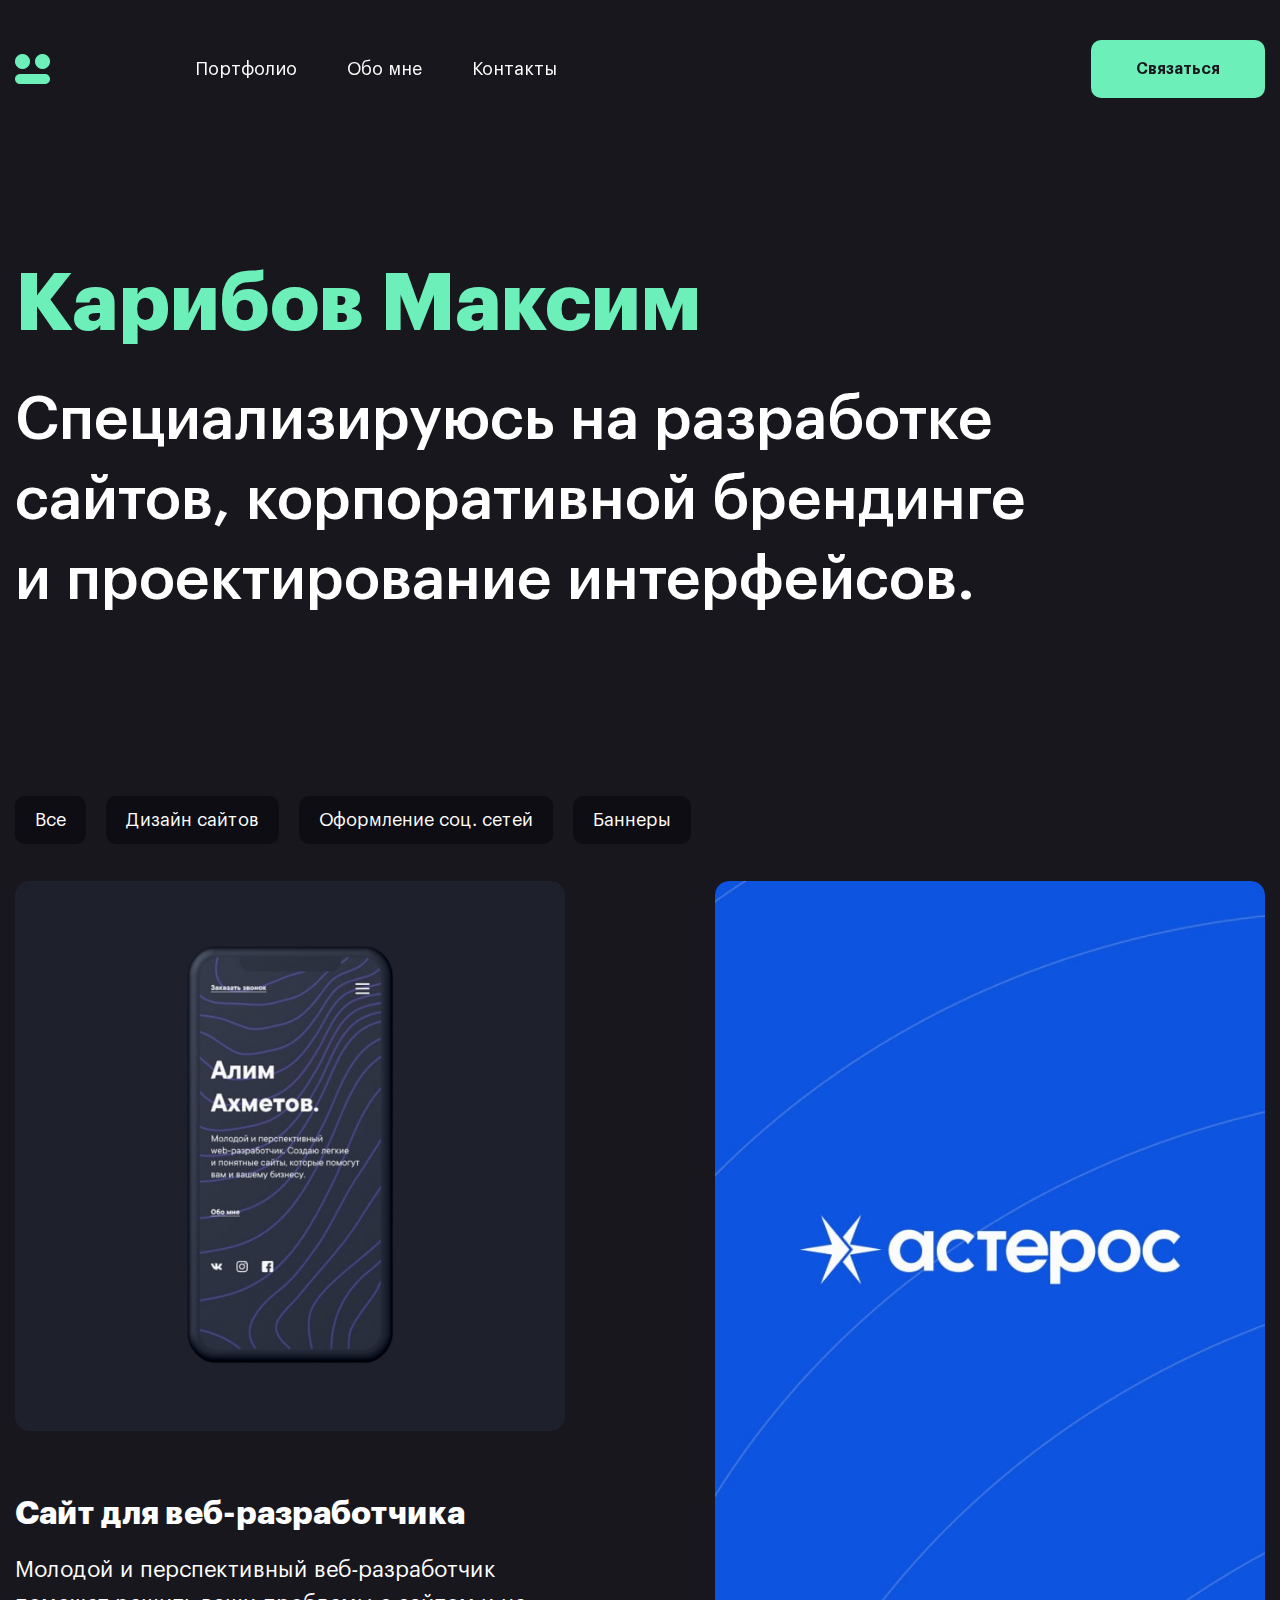
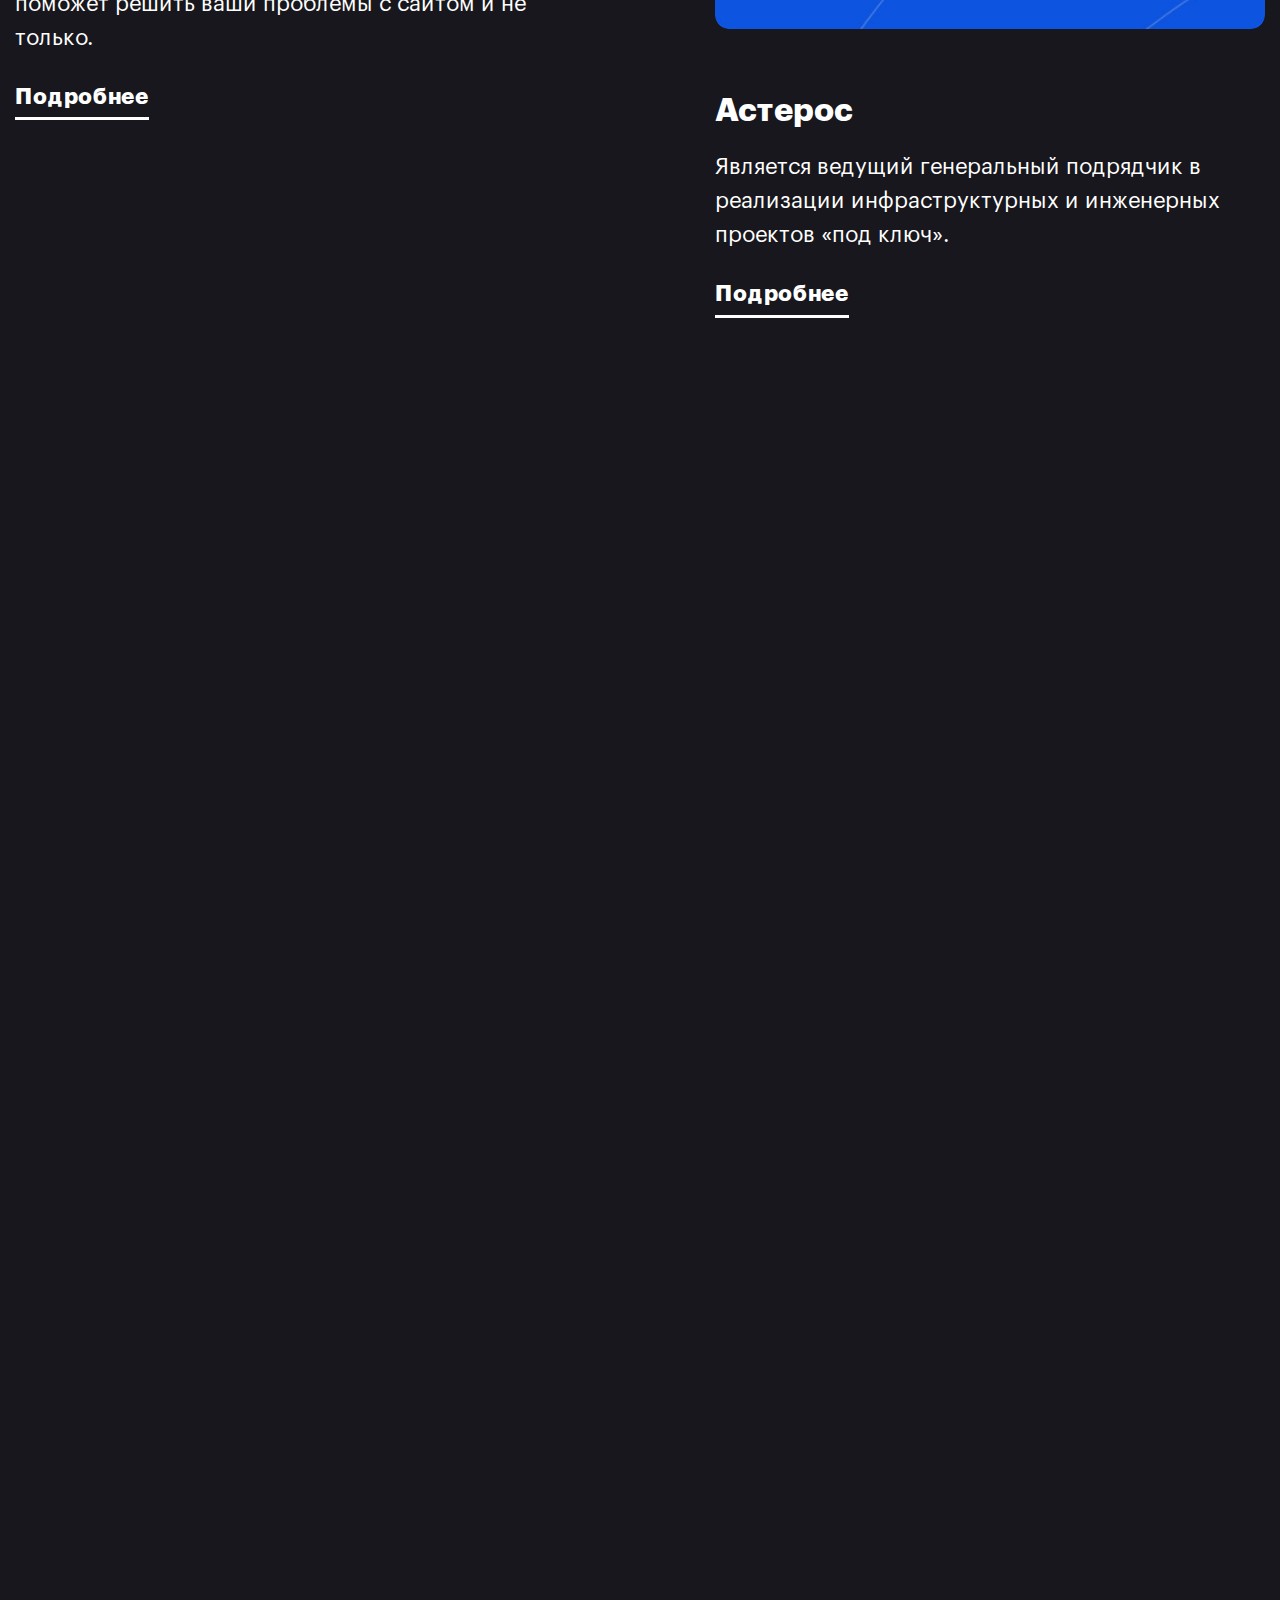
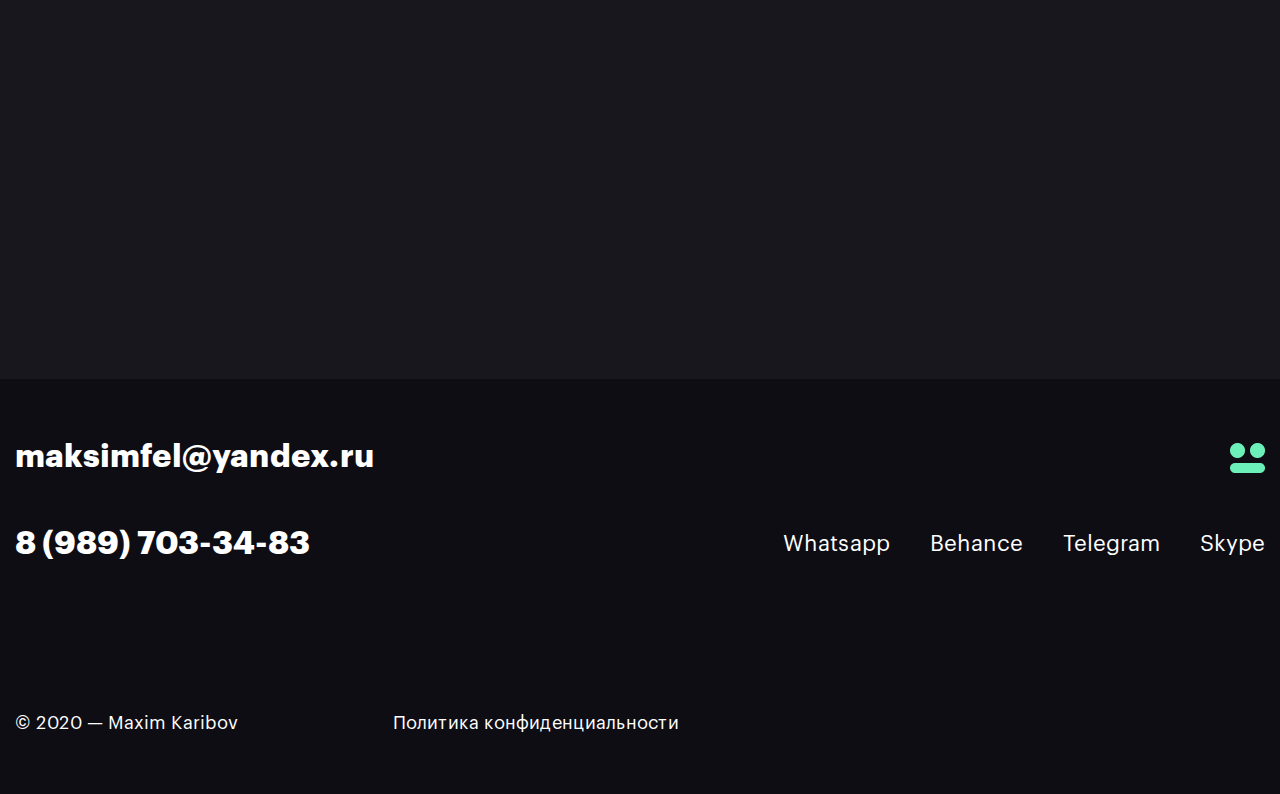
<file: index.html>
<!DOCTYPE html>
<html lang="ru">
  <head>
    <meta charset="UTF-8" />
    <meta
      name="viewport"
      content="width=device-width, initial-scale=1.0, user-scalable=no"
    />
    <link
      rel="shortout icon"
      type="image/x-icon"
      href="recources/img/fav-icon/favicon.ico"
    />
    <link rel="stylesheet" href="style/normolize.css" />
    <link rel="stylesheet" href="/style/all.css" />
    <title>Максим Карибов</title>
  </head>
  <body>
    <section class="popup">
      <div class="container">
        <div class="popup__inner">
          <img
            class="popup__image popup__close"
            src="recources/img/popup/close.png"
            alt="close-image"
          />

          <h2 class="popup__title">
            Политика в отношении обработки персональных данных
          </h2>

          <div class="popup__content">
            <h3 class="popup__subtitle">1. Общие положения</h3>
            <p class="popup__text">
              Настоящая политика обработки персональных данных составлена в
              соответствии с требованиями Федерального закона от 27.07.2006.
              №152-ФЗ «О персональных данных» и определяет порядок обработки
              персональных данных и меры по обеспечению безопасности
              персональных данных Карибов Максим Садиярович (далее – Оператор).
              Оператор ставит своей важнейшей целью и условием осуществления
              своей деятельности соблюдение прав и свобод человека и гражданина
              при обработке его персональных данных, в том числе защиты прав на
              неприкосновенность частной жизни, личную и семейную тайну.
              Настоящая политика Оператора в отношении обработки персональных
              данных (далее – Политика) применяется ко всей информации, которую
              Оператор может получить о посетителях веб-сайта
              http://maksimkaribov.ru.
            </p>

            <h3 class="popup__subtitle">
              2. Основные понятия, используемые в Политике
            </h3>
            <p class="popup__text">
              Автоматизированная обработка персональных данных – обработка
              персональных данных с помощью средств вычислительной техники;
              Блокирование персональных данных – временное прекращение обработки
              персональных данных (за исключением случаев, если обработка
              необходима для уточнения персональных данных); Веб-сайт –
              совокупность графических и информационных материалов, а также
              программ для ЭВМ и баз данных, обеспечивающих их доступность в
              сети интернет по сетевому адресу http://maksimkaribov.ru;
              Информационная система персональных данных — совокупность
              содержащихся в базах данных персональных данных, и обеспечивающих
              их обработку информационных технологий и технических средств;
              Обезличивание персональных данных — действия, в результате которых
              невозможно определить без использования дополнительной информации
              принадлежность персональных данных конкретному Пользователю или
              иному субъекту персональных данных; Обработка персональных данных
              – любое действие (операция) или совокупность действий (операций),
              совершаемых с использованием средств автоматизации или без
              использования таких средств с персональными данными, включая сбор,
              запись, систематизацию, накопление, хранение, уточнение
              (обновление, изменение), извлечение, использование, передачу
              (распространение, предоставление, доступ), обезличивание,
              блокирование, удаление, уничтожение персональных данных; Оператор
              – государственный орган, муниципальный орган, юридическое или
              физическое лицо, самостоятельно или совместно с другими лицами
              организующие и (или) осуществляющие обработку персональных данных,
              а также определяющие цели обработки персональных данных, состав
              персональных данных, подлежащих обработке, действия (операции),
              совершаемые с персональными данными; Персональные данные – любая
              информация, относящаяся прямо или косвенно к определенному или
              определяемому Пользователю веб-сайта http://maksimkaribov.ru;
              Пользователь – любой посетитель веб-сайта http://maksimkaribov.ru;
              Предоставление персональных данных – действия, направленные на
              раскрытие персональных данных определенному лицу или определенному
              кругу лиц; Распространение персональных данных – любые действия,
              направленные на раскрытие персональных данных неопределенному
              кругу лиц (передача персональных данных) или на ознакомление с
              персональными данными неограниченного круга лиц, в том числе
              обнародование персональных данных в средствах массовой информации,
              размещение в информационно-телекоммуникационных сетях или
              предоставление доступа к персональным данным каким-либо иным
              способом; Трансграничная передача персональных данных – передача
              персональных данных на территорию иностранного государства органу
              власти иностранного государства, иностранному физическому или
              иностранному юридическому лицу; Уничтожение персональных данных –
              любые действия, в результате которых персональные данные
              уничтожаются безвозвратно с невозможностью дальнейшего
              восстановления содержания персональных данных в информационной
              системе персональных данных и (или) результате которых
              уничтожаются материальные носители персональных данных.
            </p>

            <h3 class="popup__subtitle">
              3. Оператор может обрабатывать следующие персональные данные
              Пользователя
            </h3>
            <p class="popup__text">
              Фамилия, имя, отчество; Электронный адрес; Номера телефонов; Также
              на сайте происходит сбор и обработка обезличенных данных о
              посетителях (в т.ч. файлов «cookie») с помощью сервисов
              интернет-статистики (Яндекс Метрика и Гугл Аналитика и других).
              Вышеперечисленные данные далее по тексту Политики объединены общим
              понятием Персональные данные.
            </p>

            <h3 class="popup__subtitle">
              4. Цели обработки персональных данных
            </h3>
            <p class="popup__text">
              Цель обработки персональных данных Пользователя — информирование
              Пользователя посредством отправки электронных писем. Также
              Оператор имеет право направлять Пользователю уведомления о новых
              продуктах и услугах, специальных предложениях и различных
              событиях. Пользователь всегда может отказаться от получения
              информационных сообщений, направив Оператору письмо на адрес
              электронной почты maksimfel@yandex.ru с пометкой «Отказ от
              уведомлениях о новых продуктах и услугах и специальных
              предложениях». Обезличенные данные Пользователей, собираемые с
              помощью сервисов интернет-статистики, служат для сбора информации
              о действиях Пользователей на сайте, улучшения качества сайта и его
              содержания.
            </p>

            <h3 class="popup__subtitle">
              5. Правовые основания обработки персональных данных
            </h3>
            <p class="popup__text">
              Оператор обрабатывает персональные данные Пользователя только в
              случае их заполнения и/или отправки Пользователем самостоятельно
              через специальные формы, расположенные на сайте
              http://maksimkaribov.ru. Заполняя соответствующие формы и/или
              отправляя свои персональные данные Оператору, Пользователь
              выражает свое согласие с данной Политикой. Оператор обрабатывает
              обезличенные данные о Пользователе в случае, если это разрешено в
              настройках браузера Пользователя (включено сохранение файлов
              «cookie» и использование технологии JavaScript).
            </p>

            <h3 class="popup__subtitle">
              6. Порядок сбора, хранения, передачи и других видов обработки
              персональных данных
            </h3>
            <p class="popup__text">
              Безопасность персональных данных, которые обрабатываются
              Оператором, обеспечивается путем реализации правовых,
              организационных и технических мер, необходимых для выполнения в
              полном объеме требований действующего законодательства в области
              защиты персональных данных. Оператор обеспечивает сохранность
              персональных данных и принимает все возможные меры, исключающие
              доступ к персональным данным неуполномоченных лиц. Персональные
              данные Пользователя никогда, ни при каких условиях не будут
              переданы третьим лицам, за исключением случаев, связанных с
              исполнением действующего законодательства. В случае выявления
              неточностей в персональных данных, Пользователь может
              актуализировать их самостоятельно, путем направления Оператору
              уведомление на адрес электронной почты Оператора
              maksimfel@yandex.ru с пометкой «Актуализация персональных данных».
              Срок обработки персональных данных является неограниченным.
              Пользователь может в любой момент отозвать свое согласие на
              обработку персональных данных, направив Оператору уведомление
              посредством электронной почты на электронный адрес Оператора
              maksimfel@yandex.ru с пометкой «Отзыв согласия на обработку
              персональных данных».
            </p>

            <h3 class="popup__subtitle">
              7. Трансграничная передача персональных данных
            </h3>
            <p class="popup__text">
              Оператор до начала осуществления трансграничной передачи
              персональных данных обязан убедиться в том, что иностранным
              государством, на территорию которого предполагается осуществлять
              передачу персональных данных, обеспечивается надежная защита прав
              субъектов персональных данных. Трансграничная передача
              персональных данных на территории иностранных государств, не
              отвечающих вышеуказанным требованиям, может осуществляться только
              в случае наличия согласия в письменной форме субъекта персональных
              данных на трансграничную передачу его персональных данных и/или
              исполнения договора, стороной которого является субъект
              персональных данных.
            </p>

            <h3 class="popup__subtitle">8. Заключительные положения</h3>
            <p class="popup__text">
              Пользователь может получить любые разъяснения по интересующим
              вопросам, касающимся обработки его персональных данных,
              обратившись к Оператору с помощью электронной почты
              maksimfel@yandex.ru. В данном документе будут отражены любые
              изменения политики обработки персональных данных Оператором.
              Политика действует бессрочно до замены ее новой версией.
              Актуальная версия Политики в свободном доступе расположена в сети
              Интернет по адресу http://maksimkaribov.ru/policy.
            </p>
          </div>
        </div>
      </div>
    </section>

    <section class="hidden">
      <div class="hidden__wrapper">
        <ul class="hidden-menu menu">
          <li class="menu__item">
            <a class="menu__link hidden-link" href="#Portfolio">Портфолио</a>
          </li>
          <li class="menu__item">
            <a class="menu__link" target="_blank" href="about.html">Обо мне</a>
          </li>
        </ul>

        <a class="hidden__link hidden-link link" href="#Order">Связаться</a>

        <a
          class="hidden__link_mail hidden-links link-2"
          href="mailto:maksimfel@yandex.ru"
          >maksimfel@yandex.ru</a
        >

        <a
          class="hidden__link_number hidden-links link-2"
          href="tel:89897033483"
          >8 (989) 703-34-83</a
        >

        <ul class="hidden-social">
          <li class="hidden-social__item">
            <a
              class="hidden-social__link link-2"
              href="https://wa.me/89897033483"
              >Whatsapp</a
            >
          </li>
          <li class="hidden-social__item">
            <a
              class="hidden-social__link link-2"
              href="https://www.behance.net/MaximKaribov"
              >Behance</a
            >
          </li>
          <li class="hidden-social__item">
            <a
              class="hidden-social__link link-2"
              href="https://teleg.run/KavkazMaksim"
              >Telegram</a
            >
          </li>
          <li class="hidden-social__item">
            <a class="hidden-social__link link-2" href="Skype:maksimfel"
              >Skype</a
            >
          </li>
        </ul>
      </div>
    </section>

    <header id="Header" class="header" data-aos="fade-down">
      <div class="header__container container">
        <nav class="navigation">
          <a class="logo-link"
            ><img
              class="logo"
              src="recources/img/header/logo.jpg"
              alt="logo-image"
          /></a>

          <ul class="header__menu menu">
            <li class="menu__item">
              <a class="menu__link" href="#Portfolio">Портфолио</a>
            </li>
            <li class="menu__item">
              <a class="menu__link" href="about.html">Обо мне</a>
            </li>
            <li class="menu__item">
              <a class="menu__link" href="#Footer">Контакты</a>
            </li>
          </ul>

          <a class="header__link link" href="#Order">Связаться</a>

          <div class="burger">
            <span class="burger__line"></span>
            <span class="burger__line"></span>
            <span class="burger__line"></span>
          </div>
        </nav>
      </div>
    </header>

    <main>
      <section>
        <section class="intro">
          <div class="intro__container container">
            <h1
              class="intro__title title"
              data-aos="fade-up"
              data-aos-delay="100"
            >
              <a class="intro__link" href="#Portfolio">Карибов Максим</a>
            </h1>

            <div
              class="intro__subtitle"
              data-aos="fade-up"
              data-aos-delay="200"
            >
              <p>Специализируюсь на разработке</p>
              <p>сайтов, корпоративной брендинге</p>
              <p>и проектирование интерфейсов.</p>
            </div>
          </div>
        </section>

        <section id="Portfolio" class="portfolio">
          <div class="portfolio__container container">
            <div class="portfolio__head">
              <ul class="portfolio-menu">
                <li class="portfolio-menu__item">
                  <a href="/index.html" class="portfolio-menu__link">Все</a>
                </li>

                <li class="portfolio-menu__item">
                  <a
                    href="/pages/portfolio/portfolio_2.html"
                    class="portfolio-menu__link"
                    >Дизайн&nbsp;сайтов</a
                  >
                </li>

                <li class="portfolio-menu__item">
                  <a
                    href="/pages/portfolio/portfolio_3.html"
                    class="portfolio-menu__link"
                    >Оформление&nbsp;соц.&nbsp;сетей</a
                  >
                </li>

                <li class="portfolio-menu__item">
                  <a
                    href="/pages/portfolio/portfolio_4.html"
                    class="portfolio-menu__link"
                    >Баннеры</a
                  >
                </li>
              </ul>
            </div>

            <div id="swup" class="portfolio-body transition-fade">
              <div class="portfolio-body__left">
                <a
                  class="portfolio__link"
                  href="/pages/works/disign-syte/work_1.html"
                  ><div class="portfolio-item">
                    <div class="portfolio-item__image">
                      <img
                        class="portfolio-item__img item-1"
                        src="recources/img/portfolio/portfolio-1_min.jpg"
                        alt="portfolio-work-image"
                      />
                    </div>

                    <h3 class="portfolio-item__title">
                      Сайт для веб-разработчика
                    </h3>

                    <p class="portfolio-item__text">
                      Молодой и перспективный веб-разработчик поможет решить
                      ваши проблемы с сайтом и не только.
                    </p>

                    <span class="portfolio-item__link links">Подробнее</span>
                  </div></a
                >

                <a
                  class="portfolio__link"
                  href="/pages/works/disign-syte/work_2.html"
                >
                  <div class="portfolio-item" data-aos="fade-up">
                    <div class="portfolio-item__image">
                      <img
                        class="portfolio-item__img item-1"
                        src="recources/img/portfolio/portfolio-2_min.jpg"
                        alt="portfolio-work-image"
                      />
                    </div>

                    <h3 class="portfolio-item__title">Промстроймонтаж</h3>

                    <p class="portfolio-item__text">
                      Динамично развивающаяся строительная организация,
                      способная реализовать сложные и современные проекты.
                    </p>

                    <span class="portfolio-item__link links">Подробнее</span>
                  </div></a
                >

                <a
                  class="portfolio__link"
                  href="/pages/works/disign-syte/work_3.html"
                >
                  <div class="portfolio-item item-2" data-aos="fade-up">
                    <div class="portfolio-item__image">
                      <img
                        class="portfolio-item__img item-1"
                        src="recources/img/portfolio/portfolio-3_min.jpg"
                        alt="portfolio-work-image"
                      />
                    </div>

                    <h3 class="portfolio-item__title">Вет-доктор</h3>

                    <p class="portfolio-item__text">
                      Ветеринарная клиника, занимающего лидирующие позиции в
                      своём рынке.
                    </p>

                    <span class="portfolio-item__link links">Подробнее</span>
                  </div></a
                >
              </div>

              <div class="portfolio-body__right">
                <a
                  class="portfolio__link"
                  href="/pages/works/disign-syte/work_4.html"
                >
                  <div class="portfolio-item">
                    <div class="portfolio-item__image">
                      <img
                        class="portfolio-item__img item-1"
                        src="recources/img/portfolio/portfolio-4_min.jpg"
                        alt="portfolio-work-image"
                      />
                    </div>

                    <h3 class="portfolio-item__title">Астерос</h3>

                    <p class="portfolio-item__text">
                      Является ведущий генеральный подрядчик в реализации
                      инфраструктурных и инженерных проектов «под ключ».
                    </p>

                    <span class="portfolio-item__link links">Подробнее</span>
                  </div></a
                >

                <a
                  class="portfolio__link"
                  href="/pages/works/disign-syte/work_5.html"
                >
                  <div class="portfolio-item" data-aos="fade-up">
                    <div class="portfolio-item__image">
                      <img
                        class="portfolio-item__img item-1"
                        src="recources/img/portfolio/portfolio-5_min.jpg"
                        alt="portfolio-work-image"
                      />
                    </div>

                    <h3 class="portfolio-item__title">Pigment</h3>

                    <p class="portfolio-item__text">
                      Сайт для тату мастера создавшего не просто прекрасные
                      работы, а произведения искусства.
                    </p>

                    <span class="portfolio-item__link links" href="#"
                      >Подробнее</span
                    >
                  </div></a
                >

                <a
                  class="portfolio__link"
                  href="/pages/works/disign-syte/work_6.html"
                >
                  <div class="portfolio-item item-1" data-aos="fade-up">
                    <div class="portfolio-item__image">
                      <img
                        class="portfolio-item__img item-1"
                        src="recources/img/portfolio/portfolio-6_min.jpg"
                        alt="portfolio-work-img"
                      />
                    </div>

                    <h3 class="portfolio-item__title">Дом текстиля</h3>

                    <p class="portfolio-item__text">
                      Интернет-магазин домашнего текстиля существующего с 2006
                      года и имеющий огромный ассортимент товаров.
                    </p>

                    <span class="portfolio-item__link links">Подробнее</span>
                  </div></a
                >
              </div>
            </div>
          </div>
        </section>
      </section>

      <section id="Order" class="order">
        <div class="order__container container">
          <h2 class="order__title" data-aos="fade-down">
            <span class="order__text">У вас есть интересный проект?</span>
            <span class="order__text"
              >Заполните
              <span class="order__text_green">форму</span>&nbsp;ниже.</span
            >
          </h2>

          <form
            action=""
            method="POST"
            data-aos="fade"
            class="order__form form"
          >
            <!-- Hidden Required Fields -->
            <input
              type="hidden"
              name="admin_email[]"
              value="alimakhmetov07@gmail.com"
            />
            <input
              type="hidden"
              name="form_subject"
              value="Потенциальный заказ"
            />
            <!-- END Hidden Required Fields -->

            <div class="order__input_wrap">
              <input
                data-validate-field="name"
                class="order__input"
                required
                name="Имя"
                autocomplete="off"
                minlength="3"
                maxlength="30"
                placeholder="Имя"
                type="text"
              />
            </div>

            <div class="order__input_wrap">
              <input
                data-validate-field="tel"
                class="order__input"
                required
                name="Телефон"
                autocomplete="off"
                minlength="10"
                placeholder="Телефон"
                type="tel"
              />
            </div>

            <div class="order__input_wrap">
              <input
                data-validate-field="email"
                class="order__input"
                required
                name="Почта"
                autocomplete="off"
                maxlength="15"
                placeholder="Почта"
                type="email"
              />
            </div>

            <button class="order__button button" type="submit">
              Отправить
            </button>
          </form>
        </div>
      </section>
    </main>

    <footer id="Footer" class="footer">
      <div class="footer__container container">
        <div class="footer__head">
          <a
            class="footer__link_mail footer-link link-2"
            href="mailto:maksimfel@yandex.ru"
            >maksimfel@yandex.ru</a
          >

          <a class="footer__link_logo"
            ><img
              src="recources/img/footer/logo.jpg"
              alt="logo-image"
              class="footer__logo logo"
          /></a>
        </div>

        <div class="footer__body">
          <a
            class="footer__link_number footer-link link-2"
            href="tel:89897033483"
            >8 (989) 703-34-83</a
          >

          <ul class="footer-social">
            <li class="footer-social__item">
              <a
                class="footer-social__link link-2"
                href="https://wa.me/89897033483"
                >Whatsapp</a
              >
            </li>
            <li class="footer-social__item">
              <a
                class="footer-social__link link-2"
                href="https://www.behance.net/MaximKaribov"
                >Behance</a
              >
            </li>
            <li class="footer-social__item">
              <a
                class="footer-social__link link-2"
                href="https://teleg.run/KavkazMaksim"
                >Telegram</a
              >
            </li>
            <li class="footer-social__item">
              <a class="footer-social__link link-2" href="Skype:maximfel"
                >Skype</a
              >
            </li>
          </ul>
        </div>

        <div class="footer__footer">
          <span class="footer__copy">© 2020 — Maxim Karibov</span>

          <button class="footer__conf button-popup link-2">
            Политика конфиденциальности
          </button>
        </div>
      </div>
    </footer>

    <div class="thank">
      <h3 class="thank__title">Все супер!</h3>

      <p class="thank__text text">
        Спасибо за обращение, в течении 20 минут я свяжусь с вами.
      </p>

      <button class="thank__close"></button>
    </div>

    <a href="#Header" class="back-to-top"></a>

    <script src="https://ajax.googleapis.com/ajax/libs/jquery/3.4.1/jquery.min.js"></script>
    <script src="https://unpkg.com/aos@next/dist/aos.js"></script>
    <script src="/scripts/all-index-jquery.js"></script>
    <script src="/scripts/all-index.js"></script>
  </body>
</html>
</file>
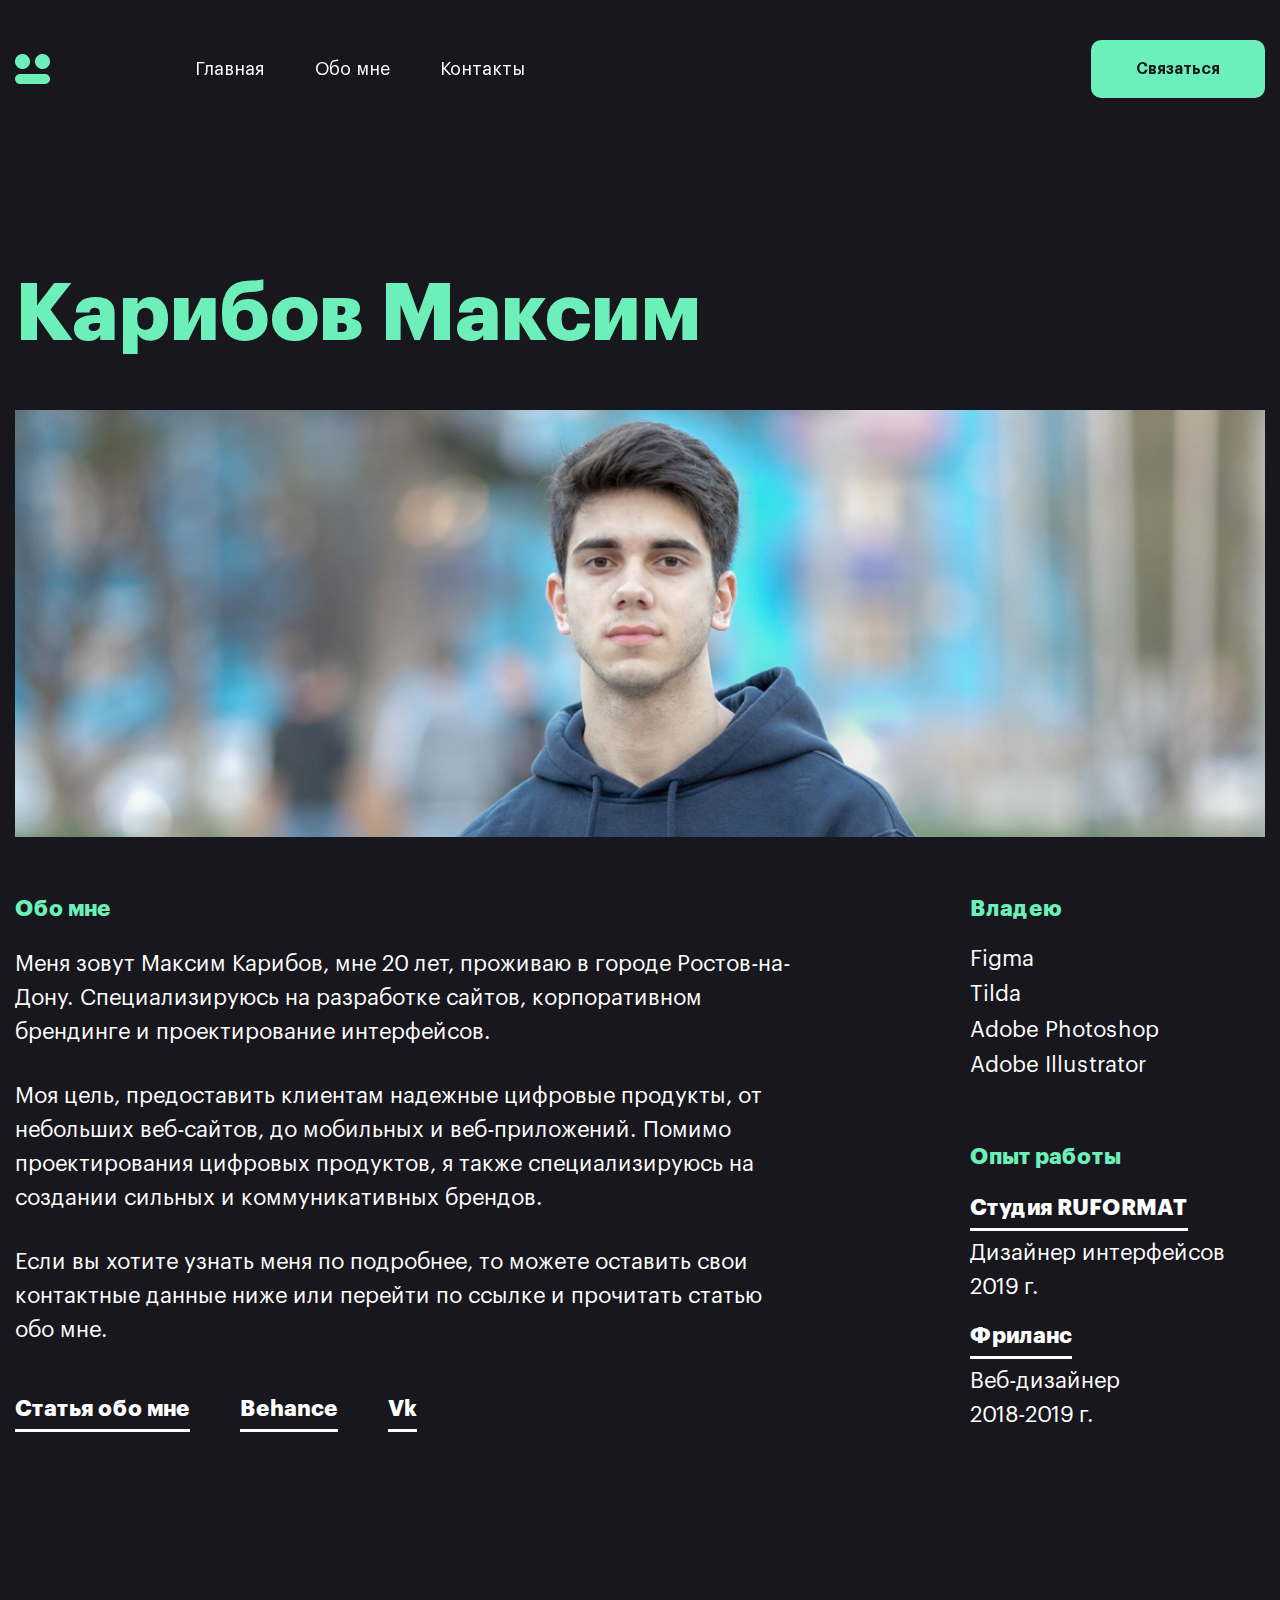
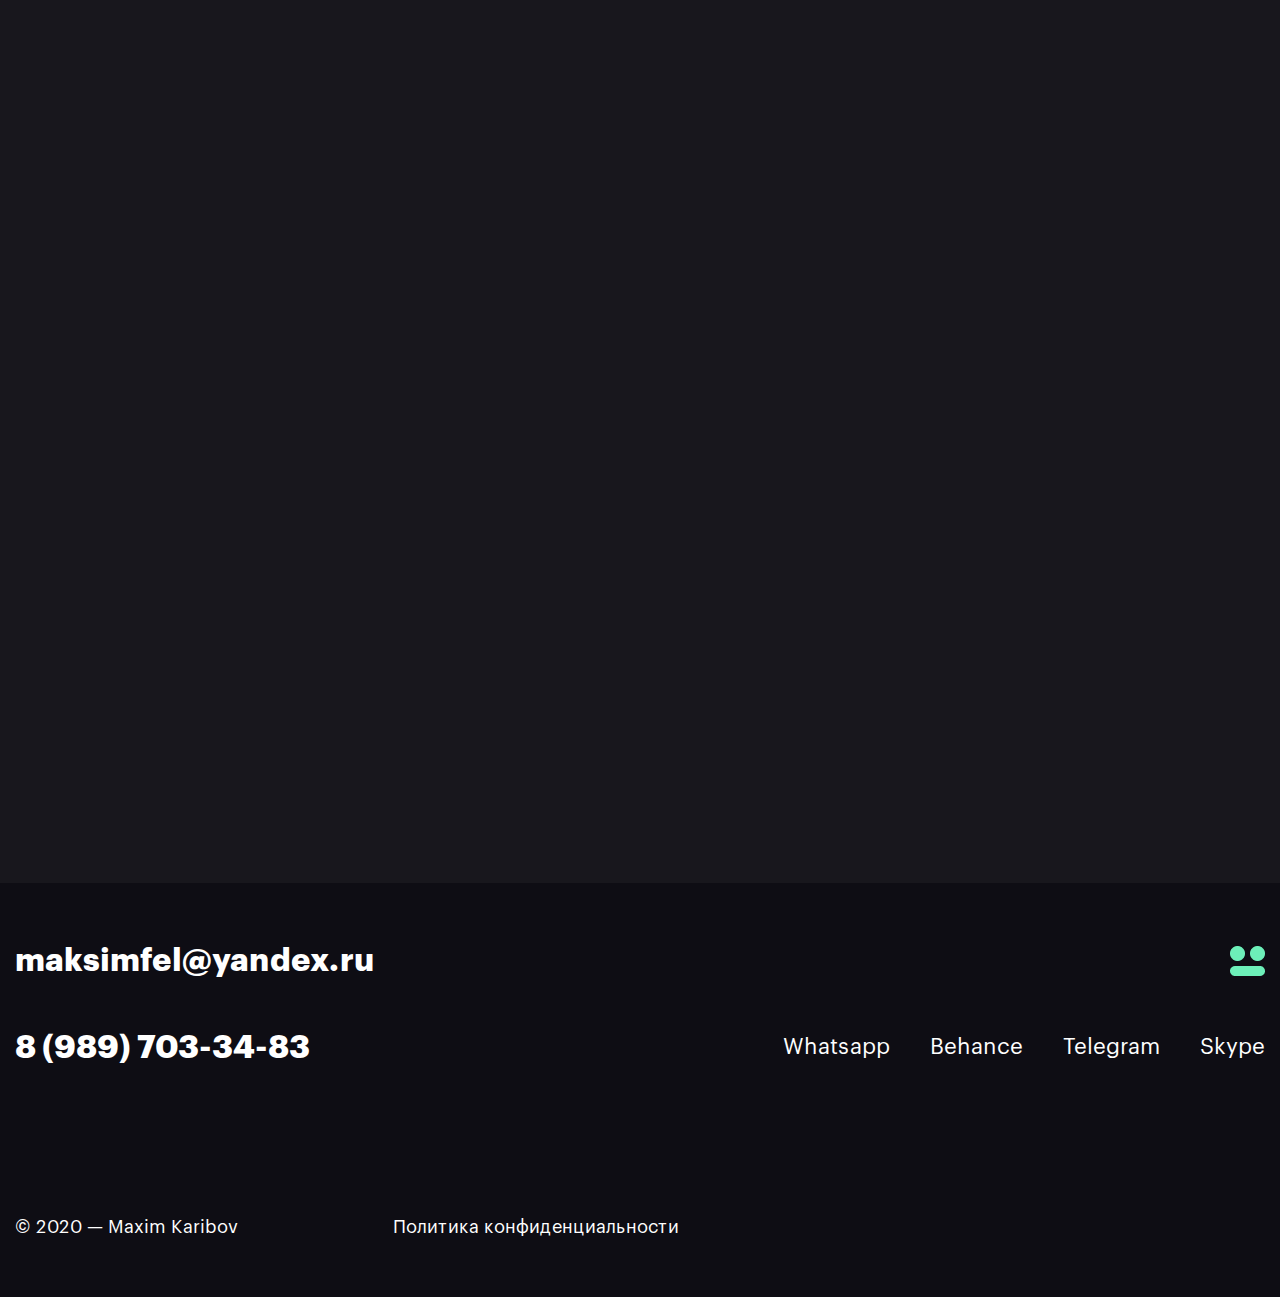
<file: about.html>
<!DOCTYPE html>
<html lang="ru">
  <head>
    <meta charset="UTF-8" />
    <meta name="viewport" content="width=device-width, initial-scale=1.0" />
    <link
      rel="shortout icon"
      type="image/x-icon"
      href="recources/img/fav-icon/favicon.ico"
    />
    <link rel="stylesheet" href="/style/normolize.css" />
    <link rel="stylesheet" href="/style/all.css" />
    <title>Обо мне</title>
  </head>
  <body>
    <section class="popup">
      <div class="container">
        <div class="popup__inner">
          <img
            class="popup__image popup__close"
            src="recources/img/popup/close.png"
            alt="close-image"
          />

          <h2 class="popup__title">
            Политика в отношении обработки персональных данных
          </h2>

          <div class="popup__content">
            <h3 class="popup__subtitle">1. Общие положения</h3>
            <p class="popup__text">
              Настоящая политика обработки персональных данных составлена в
              соответствии с требованиями Федерального закона от 27.07.2006.
              №152-ФЗ «О персональных данных» и определяет порядок обработки
              персональных данных и меры по обеспечению безопасности
              персональных данных Карибов Максим Садиярович (далее – Оператор).
              Оператор ставит своей важнейшей целью и условием осуществления
              своей деятельности соблюдение прав и свобод человека и гражданина
              при обработке его персональных данных, в том числе защиты прав на
              неприкосновенность частной жизни, личную и семейную тайну.
              Настоящая политика Оператора в отношении обработки персональных
              данных (далее – Политика) применяется ко всей информации, которую
              Оператор может получить о посетителях веб-сайта
              http://maksimkaribov.ru.
            </p>

            <h3 class="popup__subtitle">
              2. Основные понятия, используемые в Политике
            </h3>
            <p class="popup__text">
              Автоматизированная обработка персональных данных – обработка
              персональных данных с помощью средств вычислительной техники;
              Блокирование персональных данных – временное прекращение обработки
              персональных данных (за исключением случаев, если обработка
              необходима для уточнения персональных данных); Веб-сайт –
              совокупность графических и информационных материалов, а также
              программ для ЭВМ и баз данных, обеспечивающих их доступность в
              сети интернет по сетевому адресу http://maksimkaribov.ru;
              Информационная система персональных данных — совокупность
              содержащихся в базах данных персональных данных, и обеспечивающих
              их обработку информационных технологий и технических средств;
              Обезличивание персональных данных — действия, в результате которых
              невозможно определить без использования дополнительной информации
              принадлежность персональных данных конкретному Пользователю или
              иному субъекту персональных данных; Обработка персональных данных
              – любое действие (операция) или совокупность действий (операций),
              совершаемых с использованием средств автоматизации или без
              использования таких средств с персональными данными, включая сбор,
              запись, систематизацию, накопление, хранение, уточнение
              (обновление, изменение), извлечение, использование, передачу
              (распространение, предоставление, доступ), обезличивание,
              блокирование, удаление, уничтожение персональных данных; Оператор
              – государственный орган, муниципальный орган, юридическое или
              физическое лицо, самостоятельно или совместно с другими лицами
              организующие и (или) осуществляющие обработку персональных данных,
              а также определяющие цели обработки персональных данных, состав
              персональных данных, подлежащих обработке, действия (операции),
              совершаемые с персональными данными; Персональные данные – любая
              информация, относящаяся прямо или косвенно к определенному или
              определяемому Пользователю веб-сайта http://maksimkaribov.ru;
              Пользователь – любой посетитель веб-сайта http://maksimkaribov.ru;
              Предоставление персональных данных – действия, направленные на
              раскрытие персональных данных определенному лицу или определенному
              кругу лиц; Распространение персональных данных – любые действия,
              направленные на раскрытие персональных данных неопределенному
              кругу лиц (передача персональных данных) или на ознакомление с
              персональными данными неограниченного круга лиц, в том числе
              обнародование персональных данных в средствах массовой информации,
              размещение в информационно-телекоммуникационных сетях или
              предоставление доступа к персональным данным каким-либо иным
              способом; Трансграничная передача персональных данных – передача
              персональных данных на территорию иностранного государства органу
              власти иностранного государства, иностранному физическому или
              иностранному юридическому лицу; Уничтожение персональных данных –
              любые действия, в результате которых персональные данные
              уничтожаются безвозвратно с невозможностью дальнейшего
              восстановления содержания персональных данных в информационной
              системе персональных данных и (или) результате которых
              уничтожаются материальные носители персональных данных.
            </p>

            <h3 class="popup__subtitle">
              3. Оператор может обрабатывать следующие персональные данные
              Пользователя
            </h3>
            <p class="popup__text">
              Фамилия, имя, отчество; Электронный адрес; Номера телефонов; Также
              на сайте происходит сбор и обработка обезличенных данных о
              посетителях (в т.ч. файлов «cookie») с помощью сервисов
              интернет-статистики (Яндекс Метрика и Гугл Аналитика и других).
              Вышеперечисленные данные далее по тексту Политики объединены общим
              понятием Персональные данные.
            </p>

            <h3 class="popup__subtitle">
              4. Цели обработки персональных данных
            </h3>
            <p class="popup__text">
              Цель обработки персональных данных Пользователя — информирование
              Пользователя посредством отправки электронных писем. Также
              Оператор имеет право направлять Пользователю уведомления о новых
              продуктах и услугах, специальных предложениях и различных
              событиях. Пользователь всегда может отказаться от получения
              информационных сообщений, направив Оператору письмо на адрес
              электронной почты maksimfel@yandex.ru с пометкой «Отказ от
              уведомлениях о новых продуктах и услугах и специальных
              предложениях». Обезличенные данные Пользователей, собираемые с
              помощью сервисов интернет-статистики, служат для сбора информации
              о действиях Пользователей на сайте, улучшения качества сайта и его
              содержания.
            </p>

            <h3 class="popup__subtitle">
              5. Правовые основания обработки персональных данных
            </h3>
            <p class="popup__text">
              Оператор обрабатывает персональные данные Пользователя только в
              случае их заполнения и/или отправки Пользователем самостоятельно
              через специальные формы, расположенные на сайте
              http://maksimkaribov.ru. Заполняя соответствующие формы и/или
              отправляя свои персональные данные Оператору, Пользователь
              выражает свое согласие с данной Политикой. Оператор обрабатывает
              обезличенные данные о Пользователе в случае, если это разрешено в
              настройках браузера Пользователя (включено сохранение файлов
              «cookie» и использование технологии JavaScript).
            </p>

            <h3 class="popup__subtitle">
              6. Порядок сбора, хранения, передачи и других видов обработки
              персональных данных
            </h3>
            <p class="popup__text">
              Безопасность персональных данных, которые обрабатываются
              Оператором, обеспечивается путем реализации правовых,
              организационных и технических мер, необходимых для выполнения в
              полном объеме требований действующего законодательства в области
              защиты персональных данных. Оператор обеспечивает сохранность
              персональных данных и принимает все возможные меры, исключающие
              доступ к персональным данным неуполномоченных лиц. Персональные
              данные Пользователя никогда, ни при каких условиях не будут
              переданы третьим лицам, за исключением случаев, связанных с
              исполнением действующего законодательства. В случае выявления
              неточностей в персональных данных, Пользователь может
              актуализировать их самостоятельно, путем направления Оператору
              уведомление на адрес электронной почты Оператора
              maksimfel@yandex.ru с пометкой «Актуализация персональных данных».
              Срок обработки персональных данных является неограниченным.
              Пользователь может в любой момент отозвать свое согласие на
              обработку персональных данных, направив Оператору уведомление
              посредством электронной почты на электронный адрес Оператора
              maksimfel@yandex.ru с пометкой «Отзыв согласия на обработку
              персональных данных».
            </p>

            <h3 class="popup__subtitle">
              7. Трансграничная передача персональных данных
            </h3>
            <p class="popup__text">
              Оператор до начала осуществления трансграничной передачи
              персональных данных обязан убедиться в том, что иностранным
              государством, на территорию которого предполагается осуществлять
              передачу персональных данных, обеспечивается надежная защита прав
              субъектов персональных данных. Трансграничная передача
              персональных данных на территории иностранных государств, не
              отвечающих вышеуказанным требованиям, может осуществляться только
              в случае наличия согласия в письменной форме субъекта персональных
              данных на трансграничную передачу его персональных данных и/или
              исполнения договора, стороной которого является субъект
              персональных данных.
            </p>

            <h3 class="popup__subtitle">8. Заключительные положения</h3>
            <p class="popup__text">
              Пользователь может получить любые разъяснения по интересующим
              вопросам, касающимся обработки его персональных данных,
              обратившись к Оператору с помощью электронной почты
              maksimfel@yandex.ru. В данном документе будут отражены любые
              изменения политики обработки персональных данных Оператором.
              Политика действует бессрочно до замены ее новой версией.
              Актуальная версия Политики в свободном доступе расположена в сети
              Интернет по адресу http://maksimkaribov.ru/policy.
            </p>
          </div>
        </div>
      </div>
    </section>

    <section class="hidden">
      <div class="hidden__wrapper">
        <ul class="hidden-menu menu">
          <li class="menu__item">
            <a class="menu__link hidden-link" href="index.html">Главная</a>
          </li>
          <li class="menu__item">
            <a class="menu__link" target="_blank" href="about.html">Обо мне</a>
          </li>
          <!-- <li class="menu__item">
              <a class="menu__link hidden-link" href="#Footer">Контакты</a>
            </li>   -->
        </ul>

        <a class="hidden__link hidden-link link" href="#Order">Связаться</a>

        <a
          class="hidden__link_mail hidden-links link-2"
          href="mailto:maksimfel@yandex.ru"
          >maksimfel@yandex.ru</a
        >

        <a
          class="hidden__link_number hidden-links link-2"
          href="tel:89897033483"
          >8 (989) 703-34-83</a
        >

        <ul class="hidden-social">
          <li class="hidden-social__item">
            <a
              class="hidden-social__link link-2"
              href="https://wa.me/89897033483"
              >Whatsapp</a
            >
          </li>
          <li class="hidden-social__item">
            <a
              class="hidden-social__link link-2"
              href="https://www.behance.net/MaximKaribov"
              >Behance</a
            >
          </li>
          <li class="hidden-social__item">
            <a
              class="hidden-social__link link-2"
              href="https://teleg.run/KavkazMaksim"
              >Telegram</a
            >
          </li>
          <li class="hidden-social__item">
            <a class="hidden-social__link link-2" href="Skype:maksimfel"
              >Skype</a
            >
          </li>
        </ul>
      </div>
    </section>

    <header id="Header" class="header" data-aos="fade-down">
      <div class="header__container container">
        <nav class="navigation">
          <a class="logo-link"
            ><img
              class="logo"
              src="recources/img/header/logo.jpg"
              alt="logo-image"
          /></a>

          <ul class="header__menu menu">
            <li class="menu__item">
              <a class="menu__link" href="index.html">Главная</a>
            </li>
            <li class="menu__item">
              <a class="menu__link" href="#About_me">Обо мне</a>
            </li>
            <li class="menu__item">
              <a class="menu__link" href="#Footer">Контакты</a>
            </li>
          </ul>

          <a class="header__link link" href="#Order">Связаться</a>

          <div class="burger">
            <span class="burger__line"></span>
            <span class="burger__line"></span>
            <span class="burger__line"></span>
          </div>
        </nav>
      </div>
    </header>

    <main class="main">
      <section class="about">
        <div class="about__container container">
          <h2
            class="about__title title"
            data-aos="fade-up"
            data-aos-delay="100"
          >
            <a class="about__title__link intro__link" href="#About_me"
              >Карибов Максим</a
            >
          </h2>

          <img
            src="recources/img/about/photo.jpg"
            alt="My-photo"
            data-aos="fade-up"
            data-aos-delay="200"
          />

          <div id="About_me" class="about__content">
            <div class="about-description">
              <h3 class="about-description__title about-title">Обо мне</h3>

              <p class="about-description__text">
                Меня зовут Максим Карибов, мне 20 лет, проживаю в городе
                Ростов-на-Дону. Специализируюсь на разработке сайтов,
                корпоративном брендинге и проектирование интерфейсов.
              </p>

              <p class="about-description__text">
                Моя цель, предоставить клиентам надежные цифровые продукты, от
                небольших веб-сайтов, до мобильных и веб-приложений. Помимо
                проектирования цифровых продуктов, я также специализируюсь на
                создании сильных и коммуникативных брендов.
              </p>

              <p class="about-description__text">
                Если вы хотите узнать меня по подробнее, то можете оставить свои
                контактные данные ниже или перейти по ссылке и прочитать статью
                обо мне.
              </p>

              <ul class="about-description__menu">
                <li class="about-description__item">
                  <a
                    href="https://skillbox.ru/media/design/story_karibov/"
                    class="about-description__link links"
                    >Статья обо мне</a
                  >
                </li>
                <li class="about-description__item">
                  <a
                    href="https://www.behance.net/MaximKaribov"
                    class="about-description__link links"
                    >Behance</a
                  >
                </li>
                <li class="about-description__item">
                  <a
                    href="https://vk.com/maksimkaribov"
                    class="about-description__link links"
                    >Vk</a
                  >
                </li>
              </ul>
            </div>

            <div class="about-skills">
              <div class="about-skills__own">
                <h3 class="about-skills__title about-title">Владею</h3>

                <ul class="about-skills__menu">
                  <li class="about-skills__item">
                    <span class="about-skills__link">Figma</span>
                  </li>
                  <li class="about-skills__item">
                    <span class="about-skills__link">Tilda</span>
                  </li>
                  <li class="about-skills__item">
                    <span class="about-skills__link">Adobe Photoshop</span>
                  </li>
                  <li class="about-skills__item">
                    <span class="about-skills__link">Adobe Illustrator</span>
                  </li>
                </ul>
              </div>

              <div class="about-skills__experience">
                <h3 class="about-skills__title about-title">Опыт работы</h3>

                <a class="about-skills__links links">Студия RUFORMAT</a>

                <span class="about-skills__text"
                  >Дизайнер интерфейсов<br />
                  2019 г.</span
                >

                <a class="about-skills__links links">Фриланс</a>

                <span class="about-skills__text"
                  >Веб-дизайнер<br />
                  2018-2019 г.</span
                >
              </div>
            </div>
          </div>
        </div>
      </section>

      <section id="Order" class="order">
        <div class="order__container container">
          <h2 class="order__title" data-aos="fade-down">
            <span class="order__text">У вас есть интересный проект?</span>
            <span class="order__text"
              >Заполните
              <span class="order__text_green">форму</span>&nbsp;ниже.</span
            >
          </h2>

          <form
            action=""
            method="POST"
            data-aos="fade"
            class="order__form form"
          >
            <!-- Hidden Required Fields -->
            <input
              type="hidden"
              name="admin_email[]"
              value="alimakhmetov07@gmail.com"
            />
            <input
              type="hidden"
              name="form_subject"
              value="Потенциальный заказ"
            />
            <!-- END Hidden Required Fields -->

            <div class="order__input_wrap">
              <input
                data-validate-field="name"
                class="order__input"
                required
                name="Имя"
                autocomplete="off"
                minlength="3"
                maxlength="30"
                placeholder="Имя"
                type="text"
              />
            </div>

            <div class="order__input_wrap">
              <input
                data-validate-field="tel"
                class="order__input"
                required
                name="Телефон"
                autocomplete="off"
                minlength="10"
                placeholder="Телефон"
                type="tel"
              />
            </div>

            <div class="order__input_wrap">
              <input
                data-validate-field="email"
                class="order__input"
                required
                name="Почта"
                autocomplete="off"
                maxlength="15"
                placeholder="Почта"
                type="email"
              />
            </div>

            <button class="order__button button" type="submit">
              Отправить
            </button>
          </form>
        </div>
      </section>
    </main>

    <footer id="Footer" class="footer">
      <div class="footer__container container">
        <div class="footer__head">
          <a
            class="footer__link_mail footer-link link-2"
            href="mailto:maksimfel@yandex.ru"
            >maksimfel@yandex.ru</a
          >

          <a class="footer__link_logo"
            ><img
              src="recources/img/footer/logo.jpg"
              alt="logo-image"
              class="footer__logo logo"
          /></a>
        </div>

        <div class="footer__body">
          <a
            class="footer__link_number footer-link link-2"
            href="tel:89897033483"
            >8 (989) 703-34-83</a
          >

          <ul class="footer-social">
            <li class="footer-social__item">
              <a
                class="footer-social__link link-2"
                href="https://wa.me/89897033483"
                >Whatsapp</a
              >
            </li>
            <li class="footer-social__item">
              <a
                class="footer-social__link link-2"
                href="https://www.behance.net/MaximKaribov"
                >Behance</a
              >
            </li>
            <li class="footer-social__item">
              <a
                class="footer-social__link link-2"
                href="https://teleg.run/KavkazMaksim"
                >Telegram</a
              >
            </li>
            <li class="footer-social__item">
              <a class="footer-social__link link-2" href="Skype:maximfel"
                >Skype</a
              >
            </li>
          </ul>
        </div>

        <div class="footer__footer">
          <span class="footer__copy">© 2020 — Maxim Karibov</span>

          <button class="footer__conf button-popup link-2">
            Политика конфиденциальности
          </button>
        </div>
      </div>
    </footer>

    <div class="thank">
      <h3 class="thank__title">Все супер!</h3>

      <p class="thank__text text">
        Спасибо за обращение, в течении 20 минут я свяжусь с вами.
      </p>

      <button class="thank__close"></button>
    </div>

    <a href="#Header" class="back-to-top"></a>

    <script src="https://ajax.googleapis.com/ajax/libs/jquery/3.4.1/jquery.min.js"></script>
    <script src="https://unpkg.com/aos@next/dist/aos.js"></script>
    <script src="/scripts/all-index-jquery.js"></script>
    <script src="/scripts/all-index.js"></script>
  </body>
</html>
</file>
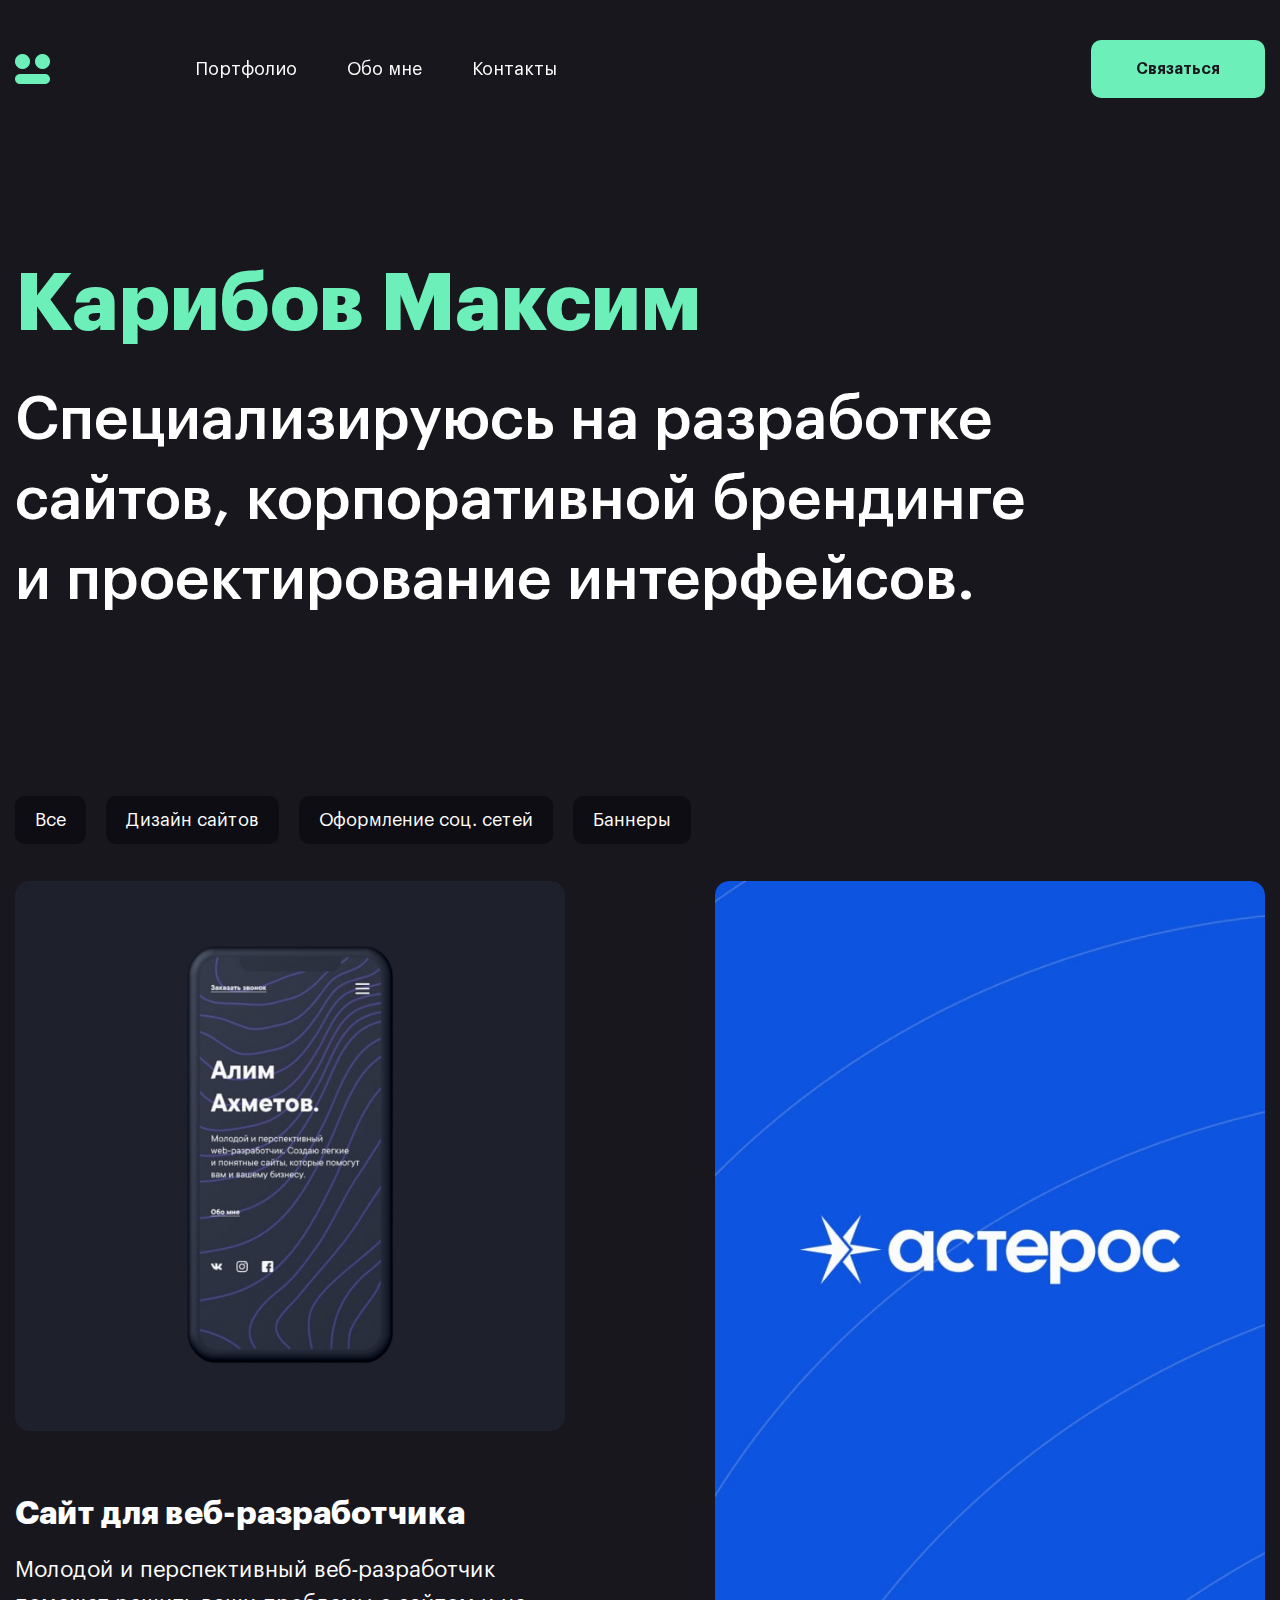
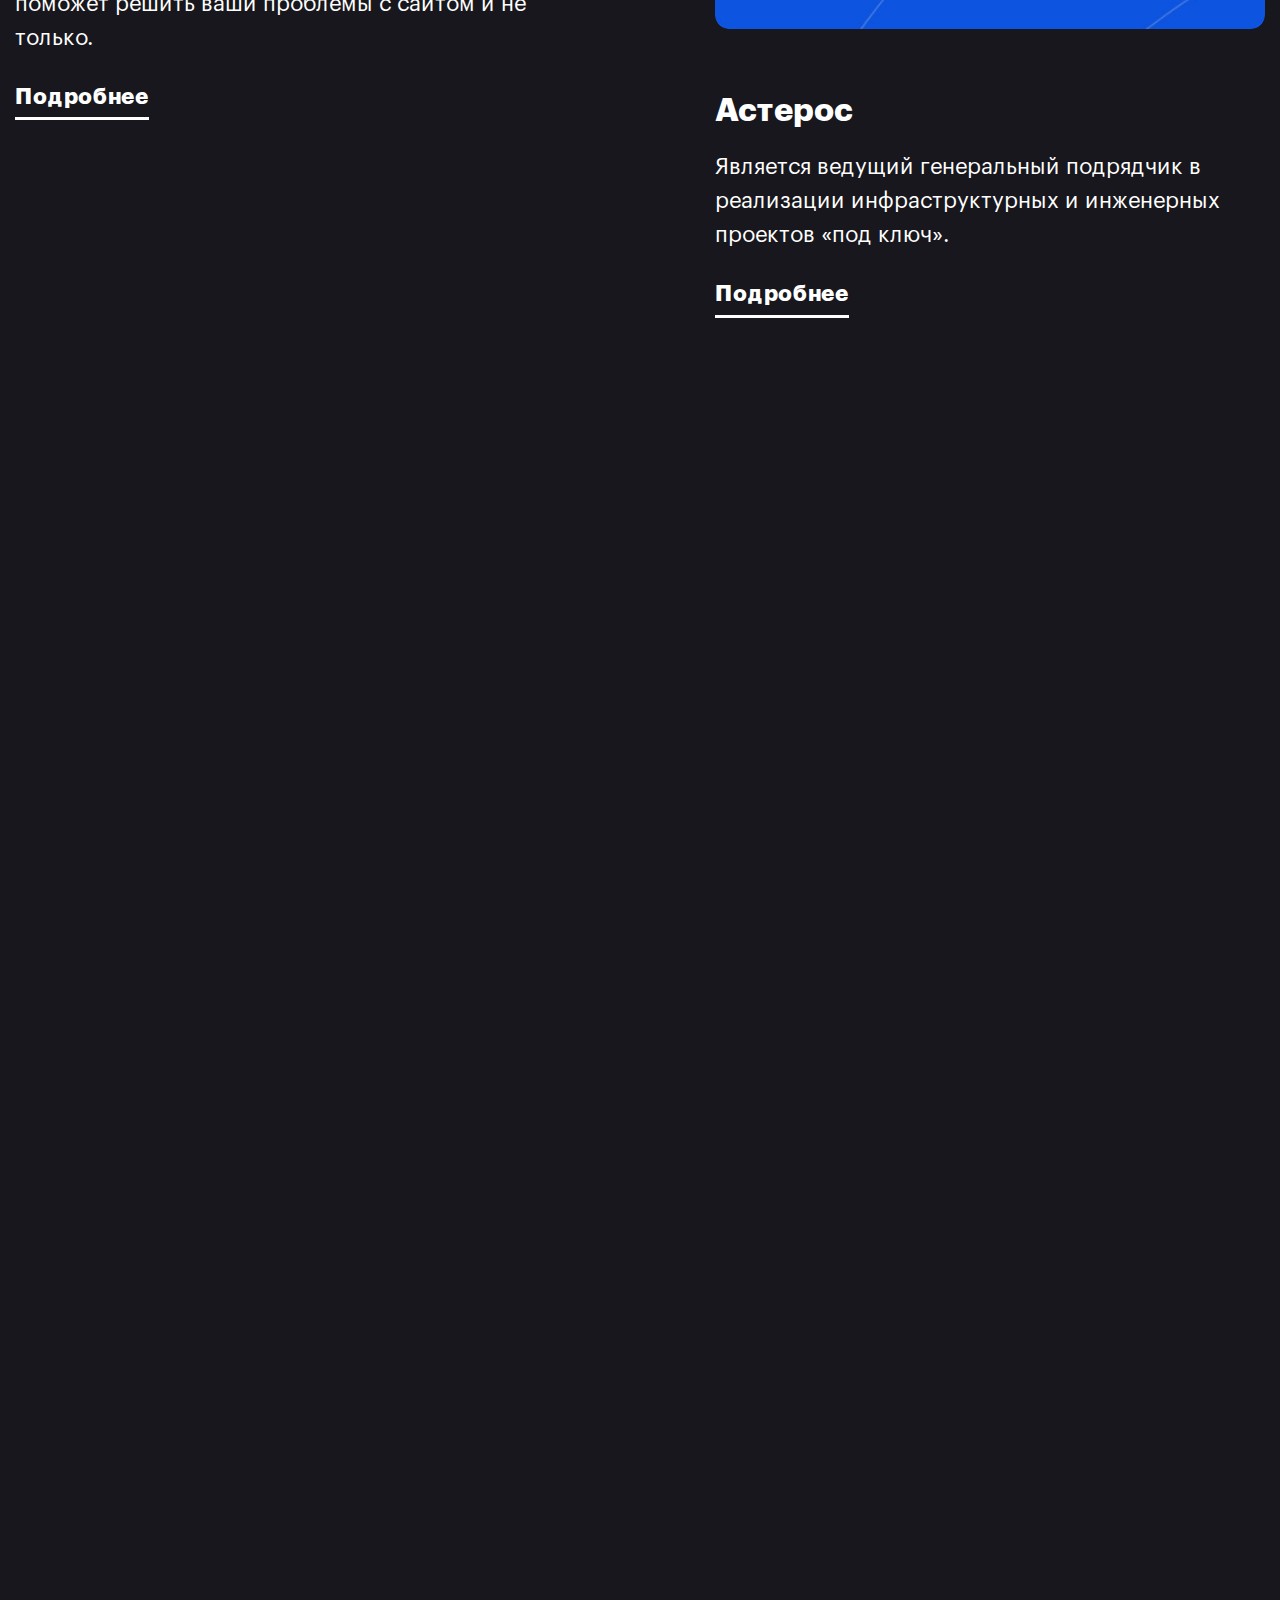
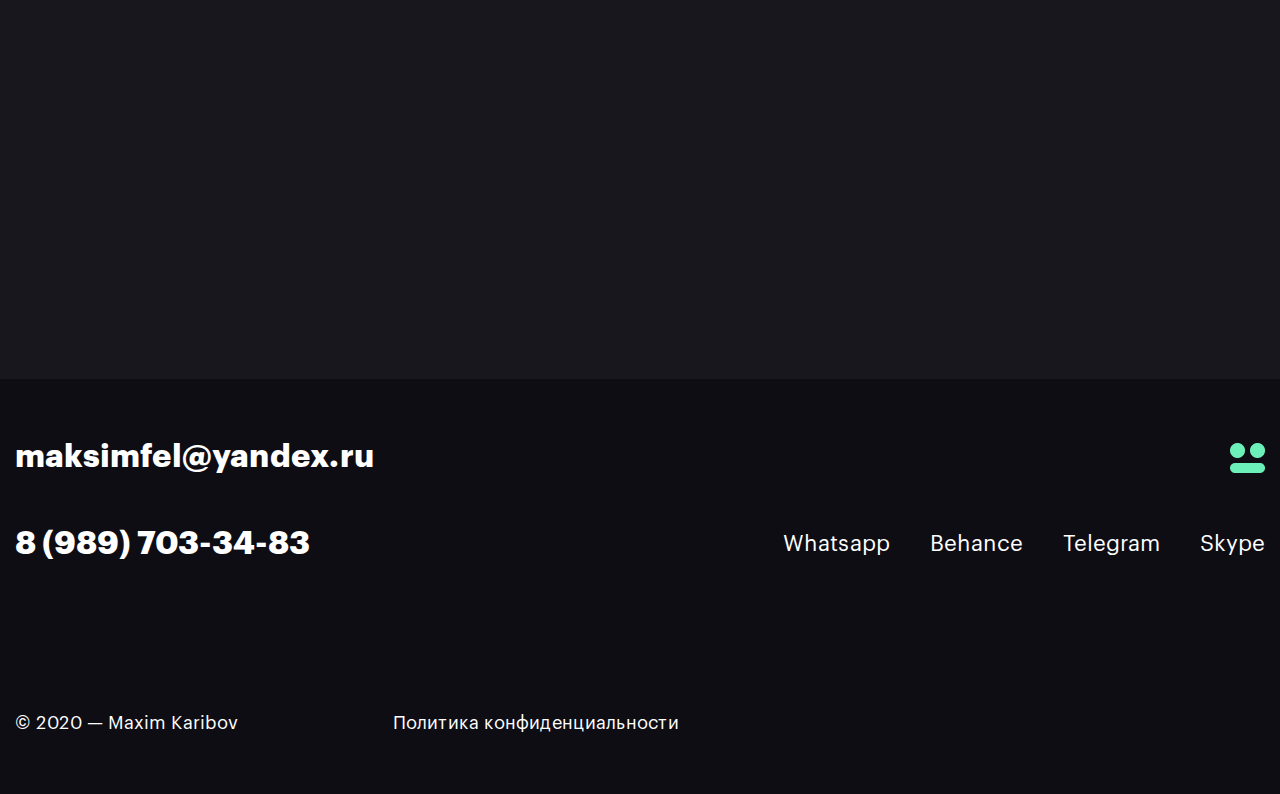
<file: pages/portfolio/portfolio_2.html>
<!DOCTYPE html>
<html lang="ru">
  <head>
    <meta charset="UTF-8" />
    <meta
      name="viewport"
      content="width=device-width, initial-scale=1.0, user-scalable=no"
    />
    <link
      rel="shortout icon"
      type="image/x-icon"
      href="/recources/img/fav-icon/favicon.ico"
    />
    <link rel="stylesheet" href="/style/normolize.css" />
    <link rel="stylesheet" href="/style/all.css" />
    <title>Максим Карибов</title>
  </head>
  <body>
    <section class="popup">
      <div class="container">
        <div class="popup__inner">
          <img
            class="popup__image popup__close"
            src="/recources/img/popup/close.png"
            alt="close-image"
          />

          <h2 class="popup__title">
            Политика в отношении обработки персональных данных
          </h2>

          <div class="popup__content">
            <h3 class="popup__subtitle">1. Общие положения</h3>
            <p class="popup__text">
              Настоящая политика обработки персональных данных составлена в
              соответствии с требованиями Федерального закона от 27.07.2006.
              №152-ФЗ «О персональных данных» и определяет порядок обработки
              персональных данных и меры по обеспечению безопасности
              персональных данных Карибов Максим Садиярович (далее – Оператор).
              Оператор ставит своей важнейшей целью и условием осуществления
              своей деятельности соблюдение прав и свобод человека и гражданина
              при обработке его персональных данных, в том числе защиты прав на
              неприкосновенность частной жизни, личную и семейную тайну.
              Настоящая политика Оператора в отношении обработки персональных
              данных (далее – Политика) применяется ко всей информации, которую
              Оператор может получить о посетителях веб-сайта
              http://maksimkaribov.ru.
            </p>

            <h3 class="popup__subtitle">
              2. Основные понятия, используемые в Политике
            </h3>
            <p class="popup__text">
              Автоматизированная обработка персональных данных – обработка
              персональных данных с помощью средств вычислительной техники;
              Блокирование персональных данных – временное прекращение обработки
              персональных данных (за исключением случаев, если обработка
              необходима для уточнения персональных данных); Веб-сайт –
              совокупность графических и информационных материалов, а также
              программ для ЭВМ и баз данных, обеспечивающих их доступность в
              сети интернет по сетевому адресу http://maksimkaribov.ru;
              Информационная система персональных данных — совокупность
              содержащихся в базах данных персональных данных, и обеспечивающих
              их обработку информационных технологий и технических средств;
              Обезличивание персональных данных — действия, в результате которых
              невозможно определить без использования дополнительной информации
              принадлежность персональных данных конкретному Пользователю или
              иному субъекту персональных данных; Обработка персональных данных
              – любое действие (операция) или совокупность действий (операций),
              совершаемых с использованием средств автоматизации или без
              использования таких средств с персональными данными, включая сбор,
              запись, систематизацию, накопление, хранение, уточнение
              (обновление, изменение), извлечение, использование, передачу
              (распространение, предоставление, доступ), обезличивание,
              блокирование, удаление, уничтожение персональных данных; Оператор
              – государственный орган, муниципальный орган, юридическое или
              физическое лицо, самостоятельно или совместно с другими лицами
              организующие и (или) осуществляющие обработку персональных данных,
              а также определяющие цели обработки персональных данных, состав
              персональных данных, подлежащих обработке, действия (операции),
              совершаемые с персональными данными; Персональные данные – любая
              информация, относящаяся прямо или косвенно к определенному или
              определяемому Пользователю веб-сайта http://maksimkaribov.ru;
              Пользователь – любой посетитель веб-сайта http://maksimkaribov.ru;
              Предоставление персональных данных – действия, направленные на
              раскрытие персональных данных определенному лицу или определенному
              кругу лиц; Распространение персональных данных – любые действия,
              направленные на раскрытие персональных данных неопределенному
              кругу лиц (передача персональных данных) или на ознакомление с
              персональными данными неограниченного круга лиц, в том числе
              обнародование персональных данных в средствах массовой информации,
              размещение в информационно-телекоммуникационных сетях или
              предоставление доступа к персональным данным каким-либо иным
              способом; Трансграничная передача персональных данных – передача
              персональных данных на территорию иностранного государства органу
              власти иностранного государства, иностранному физическому или
              иностранному юридическому лицу; Уничтожение персональных данных –
              любые действия, в результате которых персональные данные
              уничтожаются безвозвратно с невозможностью дальнейшего
              восстановления содержания персональных данных в информационной
              системе персональных данных и (или) результате которых
              уничтожаются материальные носители персональных данных.
            </p>

            <h3 class="popup__subtitle">
              3. Оператор может обрабатывать следующие персональные данные
              Пользователя
            </h3>
            <p class="popup__text">
              Фамилия, имя, отчество; Электронный адрес; Номера телефонов; Также
              на сайте происходит сбор и обработка обезличенных данных о
              посетителях (в т.ч. файлов «cookie») с помощью сервисов
              интернет-статистики (Яндекс Метрика и Гугл Аналитика и других).
              Вышеперечисленные данные далее по тексту Политики объединены общим
              понятием Персональные данные.
            </p>

            <h3 class="popup__subtitle">
              4. Цели обработки персональных данных
            </h3>
            <p class="popup__text">
              Цель обработки персональных данных Пользователя — информирование
              Пользователя посредством отправки электронных писем. Также
              Оператор имеет право направлять Пользователю уведомления о новых
              продуктах и услугах, специальных предложениях и различных
              событиях. Пользователь всегда может отказаться от получения
              информационных сообщений, направив Оператору письмо на адрес
              электронной почты maksimfel@yandex.ru с пометкой «Отказ от
              уведомлениях о новых продуктах и услугах и специальных
              предложениях». Обезличенные данные Пользователей, собираемые с
              помощью сервисов интернет-статистики, служат для сбора информации
              о действиях Пользователей на сайте, улучшения качества сайта и его
              содержания.
            </p>

            <h3 class="popup__subtitle">
              5. Правовые основания обработки персональных данных
            </h3>
            <p class="popup__text">
              Оператор обрабатывает персональные данные Пользователя только в
              случае их заполнения и/или отправки Пользователем самостоятельно
              через специальные формы, расположенные на сайте
              http://maksimkaribov.ru. Заполняя соответствующие формы и/или
              отправляя свои персональные данные Оператору, Пользователь
              выражает свое согласие с данной Политикой. Оператор обрабатывает
              обезличенные данные о Пользователе в случае, если это разрешено в
              настройках браузера Пользователя (включено сохранение файлов
              «cookie» и использование технологии JavaScript).
            </p>

            <h3 class="popup__subtitle">
              6. Порядок сбора, хранения, передачи и других видов обработки
              персональных данных
            </h3>
            <p class="popup__text">
              Безопасность персональных данных, которые обрабатываются
              Оператором, обеспечивается путем реализации правовых,
              организационных и технических мер, необходимых для выполнения в
              полном объеме требований действующего законодательства в области
              защиты персональных данных. Оператор обеспечивает сохранность
              персональных данных и принимает все возможные меры, исключающие
              доступ к персональным данным неуполномоченных лиц. Персональные
              данные Пользователя никогда, ни при каких условиях не будут
              переданы третьим лицам, за исключением случаев, связанных с
              исполнением действующего законодательства. В случае выявления
              неточностей в персональных данных, Пользователь может
              актуализировать их самостоятельно, путем направления Оператору
              уведомление на адрес электронной почты Оператора
              maksimfel@yandex.ru с пометкой «Актуализация персональных данных».
              Срок обработки персональных данных является неограниченным.
              Пользователь может в любой момент отозвать свое согласие на
              обработку персональных данных, направив Оператору уведомление
              посредством электронной почты на электронный адрес Оператора
              maksimfel@yandex.ru с пометкой «Отзыв согласия на обработку
              персональных данных».
            </p>

            <h3 class="popup__subtitle">
              7. Трансграничная передача персональных данных
            </h3>
            <p class="popup__text">
              Оператор до начала осуществления трансграничной передачи
              персональных данных обязан убедиться в том, что иностранным
              государством, на территорию которого предполагается осуществлять
              передачу персональных данных, обеспечивается надежная защита прав
              субъектов персональных данных. Трансграничная передача
              персональных данных на территории иностранных государств, не
              отвечающих вышеуказанным требованиям, может осуществляться только
              в случае наличия согласия в письменной форме субъекта персональных
              данных на трансграничную передачу его персональных данных и/или
              исполнения договора, стороной которого является субъект
              персональных данных.
            </p>

            <h3 class="popup__subtitle">8. Заключительные положения</h3>
            <p class="popup__text">
              Пользователь может получить любые разъяснения по интересующим
              вопросам, касающимся обработки его персональных данных,
              обратившись к Оператору с помощью электронной почты
              maksimfel@yandex.ru. В данном документе будут отражены любые
              изменения политики обработки персональных данных Оператором.
              Политика действует бессрочно до замены ее новой версией.
              Актуальная версия Политики в свободном доступе расположена в сети
              Интернет по адресу http://maksimkaribov.ru/policy.
            </p>
          </div>
        </div>
      </div>
    </section>

    <section class="hidden">
      <div class="hidden__wrapper">
        <ul class="hidden-menu menu">
          <li class="menu__item">
            <a class="menu__link hidden-link" href="#Portfolio">Портфолио</a>
          </li>
          <li class="menu__item">
            <a class="menu__link" target="_blank" href="/about.html">Обо мне</a>
          </li>
        </ul>

        <a class="hidden__link hidden-link link" href="#Order">Связаться</a>

        <a
          class="hidden__link_mail hidden-links link-2"
          href="mailto:maksimfel@yandex.ru"
          >maksimfel@yandex.ru</a
        >

        <a
          class="hidden__link_number hidden-links link-2"
          href="tel:89897033483"
          >8 (989) 703-34-83</a
        >

        <ul class="hidden-social">
          <li class="hidden-social__item">
            <a
              class="hidden-social__link link-2"
              href="https://wa.me/89897033483"
              >Whatsapp</a
            >
          </li>
          <li class="hidden-social__item">
            <a
              class="hidden-social__link link-2"
              href="https://www.behance.net/MaximKaribov"
              >Behance</a
            >
          </li>
          <li class="hidden-social__item">
            <a
              class="hidden-social__link link-2"
              href="https://teleg.run/KavkazMaksim"
              >Telegram</a
            >
          </li>
          <li class="hidden-social__item">
            <a class="hidden-social__link link-2" href="Skype:maksimfel"
              >Skype</a
            >
          </li>
        </ul>
      </div>
    </section>

    <header id="Header" class="header" data-aos="fade-down">
      <div class="header__container container">
        <nav class="navigation">
          <a class="logo-link"
            ><img
              class="logo"
              src="/recources/img/header/logo.jpg"
              alt="logo-image"
          /></a>

          <ul class="header__menu menu">
            <li class="menu__item">
              <a class="menu__link" href="#Portfolio">Портфолио</a>
            </li>
            <li class="menu__item">
              <a class="menu__link" href="/about.html">Обо мне</a>
            </li>
            <li class="menu__item">
              <a class="menu__link" href="#Footer">Контакты</a>
            </li>
          </ul>

          <a class="header__link link" href="#Order">Связаться</a>

          <div class="burger">
            <span class="burger__line"></span>
            <span class="burger__line"></span>
            <span class="burger__line"></span>
          </div>
        </nav>
      </div>
    </header>

    <main>
      <section>
        <section class="intro">
          <div class="intro__container container">
            <h1
              class="intro__title title"
              data-aos="fade-up"
              data-aos-delay="100"
            >
              <a class="intro__link" href="#Portfolio">Карибов Максим</a>
            </h1>

            <!-- <p class="intro__subtitle">
              <span data-aos="fade-down" data-aos-delay="400">Специализируюсь на разработке</span> 
              <span data-aos="fade-down" data-aos-delay="600">сайтов, корпоративной брендинге</span> 
              <span data-aos="fade-down" data-aos-delay="800">и проектирование интерфейсов.</span> 
            </p> -->

            <div
              class="intro__subtitle"
              data-aos="fade-up"
              data-aos-delay="200"
            >
              <p>Специализируюсь на разработке</p>
              <p>сайтов, корпоративной брендинге</p>
              <p>и проектирование интерфейсов.</p>
            </div>
          </div>
        </section>

        <section id="Portfolio" class="portfolio">
          <div class="portfolio__container container">
            <div class="portfolio__head">
              <ul class="portfolio-menu">
                <li class="portfolio-menu__item">
                  <a href="/index.html" class="portfolio-menu__link">Все</a>
                </li>

                <li class="portfolio-menu__item">
                  <a
                    href="/pages/portfolio/portfolio_2.html"
                    class="portfolio-menu__link"
                    >Дизайн&nbsp;сайтов</a
                  >
                </li>

                <li class="portfolio-menu__item">
                  <a
                    href="/pages/portfolio/portfolio_3.html"
                    class="portfolio-menu__link"
                    >Оформление&nbsp;соц.&nbsp;сетей</a
                  >
                </li>

                <li class="portfolio-menu__item">
                  <a
                    href="/pages/portfolio/portfolio_4.html"
                    class="portfolio-menu__link"
                    >Баннеры</a
                  >
                </li>
              </ul>
            </div>

            <div id="swup" class="portfolio-body transition-fade">
              <div class="portfolio-body__left">
                <a
                  class="portfolio__link"
                  href="/pages/works/disign-syte/work_1.html"
                  ><div class="portfolio-item">
                    <div class="portfolio-item__image">
                      <img
                        class="portfolio-item__img item-1"
                        src="/recources/img/portfolio/portfolio-1_min.jpg"
                        alt="portfolio-work-image"
                      />
                    </div>

                    <h3 class="portfolio-item__title">
                      Сайт для веб-разработчика
                    </h3>

                    <p class="portfolio-item__text">
                      Молодой и перспективный веб-разработчик поможет решить
                      ваши проблемы с сайтом и не только.
                    </p>

                    <span class="portfolio-item__link links">Подробнее</span>
                  </div></a
                >

                <a
                  class="portfolio__link"
                  href="/pages/works/disign-syte/work_2.html"
                >
                  <div class="portfolio-item" data-aos="fade-up">
                    <div class="portfolio-item__image">
                      <img
                        class="portfolio-item__img item-1"
                        src="/recources/img/portfolio/portfolio-2_min.jpg"
                        alt="portfolio-work-image"
                      />
                    </div>

                    <h3 class="portfolio-item__title">Промстроймонтаж</h3>

                    <p class="portfolio-item__text">
                      Динамично развивающаяся строительная организация,
                      способная реализовать сложные и современные проекты.
                    </p>

                    <span class="portfolio-item__link links">Подробнее</span>
                  </div></a
                >

                <a
                  class="portfolio__link"
                  href="/pages/works/disign-syte/work_3.html"
                >
                  <div class="portfolio-item item-2" data-aos="fade-up">
                    <div class="portfolio-item__image">
                      <img
                        class="portfolio-item__img item-1"
                        src="/recources/img/portfolio/portfolio-3_min.jpg"
                        alt="portfolio-work-image"
                      />
                    </div>

                    <h3 class="portfolio-item__title">Вет-доктор</h3>

                    <p class="portfolio-item__text">
                      Ветеринарная клиника, занимающего лидирующие позиции в
                      своём рынке.
                    </p>

                    <span class="portfolio-item__link links">Подробнее</span>
                  </div></a
                >
              </div>

              <div class="portfolio-body__right">
                <a
                  class="portfolio__link"
                  href="/pages/works/disign-syte/work_4.html"
                >
                  <div class="portfolio-item">
                    <div class="portfolio-item__image">
                      <img
                        class="portfolio-item__img item-1"
                        src="/recources/img/portfolio/portfolio-4_min.jpg"
                        alt="portfolio-work-image"
                      />
                    </div>

                    <h3 class="portfolio-item__title">Астерос</h3>

                    <p class="portfolio-item__text">
                      Является ведущий генеральный подрядчик в реализации
                      инфраструктурных и инженерных проектов «под ключ».
                    </p>

                    <span class="portfolio-item__link links">Подробнее</span>
                  </div></a
                >

                <a
                  class="portfolio__link"
                  href="/pages/works/disign-syte/work_5.html"
                >
                  <div class="portfolio-item" data-aos="fade-up">
                    <div class="portfolio-item__image">
                      <img
                        class="portfolio-item__img item-1"
                        src="/recources/img/portfolio/portfolio-5_min.jpg"
                        alt="portfolio-work-image"
                      />
                    </div>

                    <h3 class="portfolio-item__title">Pigment</h3>

                    <p class="portfolio-item__text">
                      Сайт для тату мастера создавшего не просто прекрасные
                      работы, а произведения искусства.
                    </p>

                    <span class="portfolio-item__link links" href="#"
                      >Подробнее</span
                    >
                  </div></a
                >

                <a
                  class="portfolio__link"
                  href="/pages/works/disign-syte/work_6.html"
                >
                  <div class="portfolio-item item-1" data-aos="fade-up">
                    <div class="portfolio-item__image">
                      <img
                        class="portfolio-item__img item-1"
                        src="/recources/img/portfolio/portfolio-6_min.jpg"
                        alt="portfolio-work-img"
                      />
                    </div>

                    <h3 class="portfolio-item__title">Дом текстиля</h3>

                    <p class="portfolio-item__text">
                      Интернет-магазин домашнего текстиля существующего с 2006
                      года и имеющий огромный ассортимент товаров.
                    </p>

                    <span class="portfolio-item__link links">Подробнее</span>
                  </div></a
                >
              </div>
            </div>
          </div>
        </section>
      </section>

      <section id="Order" class="order">
        <div class="order__container container">
          <h2 class="order__title" data-aos="fade-down">
            <span class="order__text">У вас есть интересный проект?</span>
            <span class="order__text"
              >Заполните
              <span class="order__text_green">форму</span>&nbsp;ниже.</span
            >
          </h2>

          <form class="order__form form" data-aos="fade">
            <!-- Hidden Required Fields -->
            <input type="hidden" name="project_name" value="maximkaribov.ru" />
            <input
              type="hidden"
              name="admin_email"
              value="www.petrushkin@gmail.com"
            />
            <input type="hidden" name="form_subject" value="Первая форма" />
            <!-- END Hidden Required Fields -->

            <div class="order__input_wrap">
              <input
                class="order__input"
                required
                name="Имя"
                autocomplete="off"
                maxlength="30"
                placeholder="Имя"
                type="text"
              />
            </div>

            <div class="order__input_wrap">
              <input
                class="order__input"
                required
                name="Телефон"
                autocomplete="off"
                maxlength="30"
                placeholder="Телефон"
                type="tel"
              />
            </div>

            <div class="order__input_wrap">
              <input
                class="order__input"
                required
                name="Почта"
                autocomplete="off"
                maxlength="30"
                placeholder="Почта"
                type="email"
              />
            </div>

            <button class="order__button button" type="submit">
              Отправить
            </button>
          </form>
        </div>
      </section>
    </main>

    <footer id="Footer" class="footer">
      <div class="footer__container container">
        <div class="footer__head">
          <a
            class="footer__link_mail footer-link link-2"
            href="mailto:maksimfel@yandex.ru"
            >maksimfel@yandex.ru</a
          >

          <a class="footer__link_logo"
            ><img
              src="/recources/img/footer/logo.jpg"
              alt="logo-image"
              class="footer__logo logo"
          /></a>
        </div>

        <div class="footer__body">
          <a
            class="footer__link_number footer-link link-2"
            href="tel:89897033483"
            >8 (989) 703-34-83</a
          >

          <ul class="footer-social">
            <li class="footer-social__item">
              <a
                class="footer-social__link link-2"
                href="https://wa.me/89897033483"
                >Whatsapp</a
              >
            </li>
            <li class="footer-social__item">
              <a
                class="footer-social__link link-2"
                href="https://www.behance.net/MaximKaribov"
                >Behance</a
              >
            </li>
            <li class="footer-social__item">
              <a
                class="footer-social__link link-2"
                href="https://teleg.run/KavkazMaksim"
                >Telegram</a
              >
            </li>
            <li class="footer-social__item">
              <a class="footer-social__link link-2" href="Skype:maximfel"
                >Skype</a
              >
            </li>
          </ul>
        </div>

        <div class="footer__footer">
          <span class="footer__copy">© 2020 — Maxim Karibov</span>

          <button class="footer__conf button-popup link-2">
            Политика конфиденциальности
          </button>
        </div>
      </div>
    </footer>

    <div class="thank">
      <h3 class="thank__title">Все супер!</h3>

      <p class="thank__text text">
        Спасибо за обращение, в течении 20 минут я свяжусь с вами.
      </p>

      <button class="thank__close"></button>
    </div>

    <a href="#Header" class="back-to-top"></a>
    <script src="https://ajax.googleapis.com/ajax/libs/jquery/3.4.1/jquery.min.js"></script>
    <script src="https://unpkg.com/aos@next/dist/aos.js"></script>
    <script src="/scripts/all-index-jquery.js"></script>
    <script src="/scripts/all-index.js"></script>
  </body>
</html>
</file>
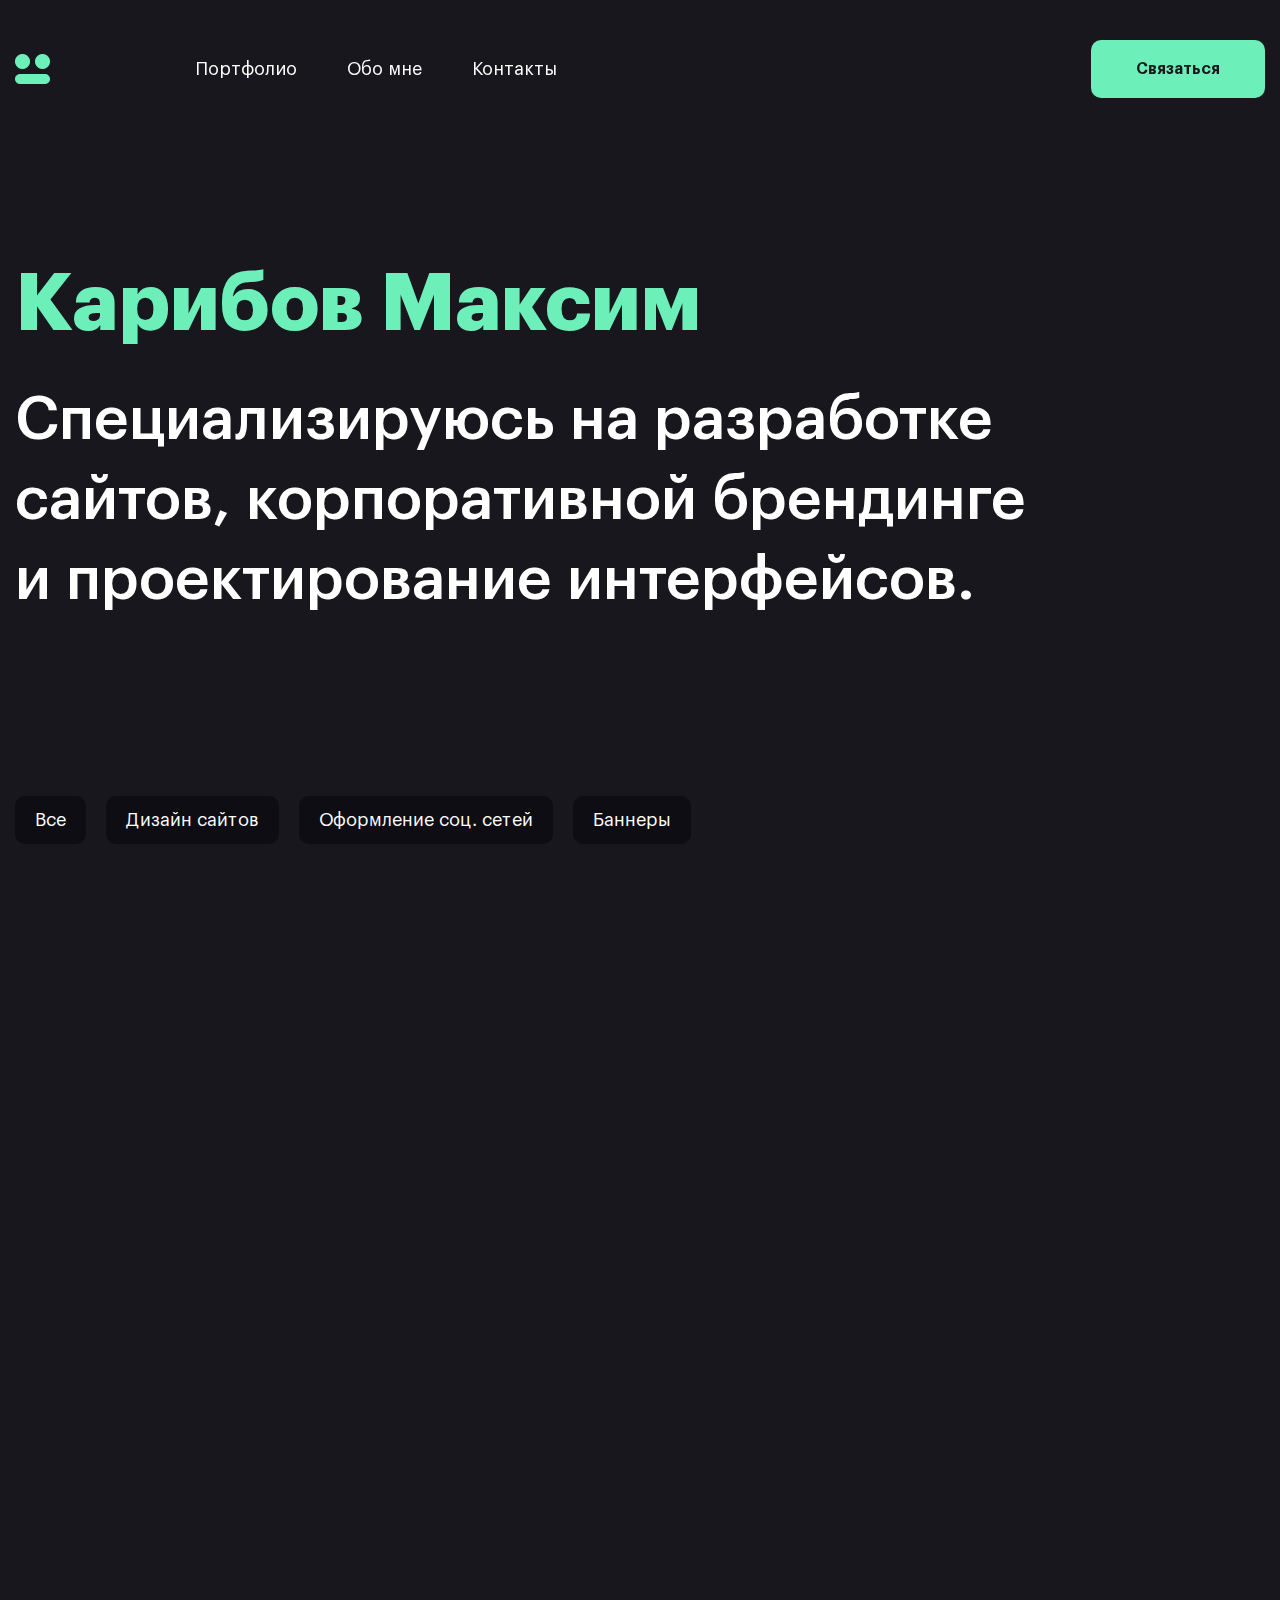
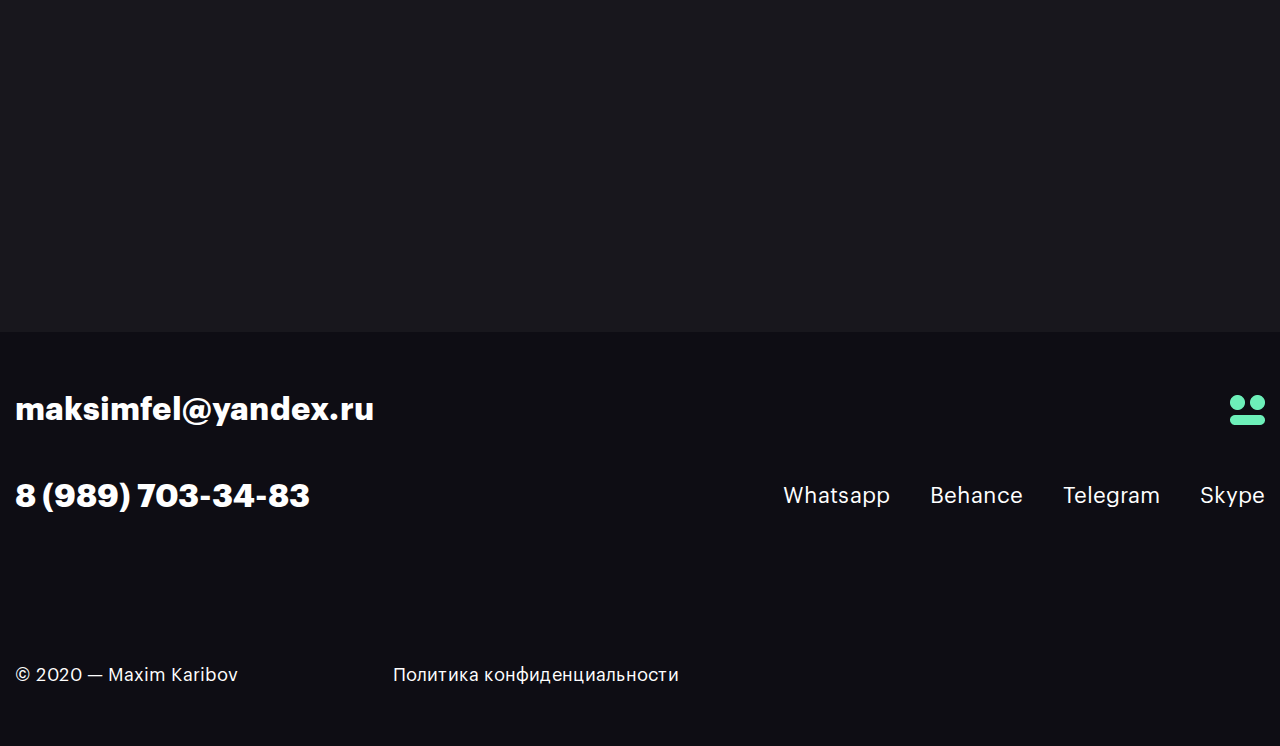
<file: pages/portfolio/portfolio_3.html>
<!DOCTYPE html>
<html lang="ru">
  <head>
    <meta charset="UTF-8" />
    <meta
      name="viewport"
      content="width=device-width, initial-scale=1.0, user-scalable=no"
    />
    <link
      rel="shortout icon"
      type="image/x-icon"
      href="/recources/img/fav-icon/favicon.ico"
    />
    <link rel="stylesheet" href="/style/normolize.css" />
    <link rel="stylesheet" href="/style/all.css" />
    <title>Максим Карибов</title>
  </head>
  <body>
    <section class="popup">
      <div class="container">
        <div class="popup__inner">
          <img
            class="popup__image popup__close"
            src="/recources/img/popup/close.png"
            alt="close-image"
          />

          <h2 class="popup__title">
            Политика в отношении обработки персональных данных
          </h2>

          <div class="popup__content">
            <h3 class="popup__subtitle">1. Общие положения</h3>
            <p class="popup__text">
              Настоящая политика обработки персональных данных составлена в
              соответствии с требованиями Федерального закона от 27.07.2006.
              №152-ФЗ «О персональных данных» и определяет порядок обработки
              персональных данных и меры по обеспечению безопасности
              персональных данных Карибов Максим Садиярович (далее – Оператор).
              Оператор ставит своей важнейшей целью и условием осуществления
              своей деятельности соблюдение прав и свобод человека и гражданина
              при обработке его персональных данных, в том числе защиты прав на
              неприкосновенность частной жизни, личную и семейную тайну.
              Настоящая политика Оператора в отношении обработки персональных
              данных (далее – Политика) применяется ко всей информации, которую
              Оператор может получить о посетителях веб-сайта
              http://maksimkaribov.ru.
            </p>

            <h3 class="popup__subtitle">
              2. Основные понятия, используемые в Политике
            </h3>
            <p class="popup__text">
              Автоматизированная обработка персональных данных – обработка
              персональных данных с помощью средств вычислительной техники;
              Блокирование персональных данных – временное прекращение обработки
              персональных данных (за исключением случаев, если обработка
              необходима для уточнения персональных данных); Веб-сайт –
              совокупность графических и информационных материалов, а также
              программ для ЭВМ и баз данных, обеспечивающих их доступность в
              сети интернет по сетевому адресу http://maksimkaribov.ru;
              Информационная система персональных данных — совокупность
              содержащихся в базах данных персональных данных, и обеспечивающих
              их обработку информационных технологий и технических средств;
              Обезличивание персональных данных — действия, в результате которых
              невозможно определить без использования дополнительной информации
              принадлежность персональных данных конкретному Пользователю или
              иному субъекту персональных данных; Обработка персональных данных
              – любое действие (операция) или совокупность действий (операций),
              совершаемых с использованием средств автоматизации или без
              использования таких средств с персональными данными, включая сбор,
              запись, систематизацию, накопление, хранение, уточнение
              (обновление, изменение), извлечение, использование, передачу
              (распространение, предоставление, доступ), обезличивание,
              блокирование, удаление, уничтожение персональных данных; Оператор
              – государственный орган, муниципальный орган, юридическое или
              физическое лицо, самостоятельно или совместно с другими лицами
              организующие и (или) осуществляющие обработку персональных данных,
              а также определяющие цели обработки персональных данных, состав
              персональных данных, подлежащих обработке, действия (операции),
              совершаемые с персональными данными; Персональные данные – любая
              информация, относящаяся прямо или косвенно к определенному или
              определяемому Пользователю веб-сайта http://maksimkaribov.ru;
              Пользователь – любой посетитель веб-сайта http://maksimkaribov.ru;
              Предоставление персональных данных – действия, направленные на
              раскрытие персональных данных определенному лицу или определенному
              кругу лиц; Распространение персональных данных – любые действия,
              направленные на раскрытие персональных данных неопределенному
              кругу лиц (передача персональных данных) или на ознакомление с
              персональными данными неограниченного круга лиц, в том числе
              обнародование персональных данных в средствах массовой информации,
              размещение в информационно-телекоммуникационных сетях или
              предоставление доступа к персональным данным каким-либо иным
              способом; Трансграничная передача персональных данных – передача
              персональных данных на территорию иностранного государства органу
              власти иностранного государства, иностранному физическому или
              иностранному юридическому лицу; Уничтожение персональных данных –
              любые действия, в результате которых персональные данные
              уничтожаются безвозвратно с невозможностью дальнейшего
              восстановления содержания персональных данных в информационной
              системе персональных данных и (или) результате которых
              уничтожаются материальные носители персональных данных.
            </p>

            <h3 class="popup__subtitle">
              3. Оператор может обрабатывать следующие персональные данные
              Пользователя
            </h3>
            <p class="popup__text">
              Фамилия, имя, отчество; Электронный адрес; Номера телефонов; Также
              на сайте происходит сбор и обработка обезличенных данных о
              посетителях (в т.ч. файлов «cookie») с помощью сервисов
              интернет-статистики (Яндекс Метрика и Гугл Аналитика и других).
              Вышеперечисленные данные далее по тексту Политики объединены общим
              понятием Персональные данные.
            </p>

            <h3 class="popup__subtitle">
              4. Цели обработки персональных данных
            </h3>
            <p class="popup__text">
              Цель обработки персональных данных Пользователя — информирование
              Пользователя посредством отправки электронных писем. Также
              Оператор имеет право направлять Пользователю уведомления о новых
              продуктах и услугах, специальных предложениях и различных
              событиях. Пользователь всегда может отказаться от получения
              информационных сообщений, направив Оператору письмо на адрес
              электронной почты maksimfel@yandex.ru с пометкой «Отказ от
              уведомлениях о новых продуктах и услугах и специальных
              предложениях». Обезличенные данные Пользователей, собираемые с
              помощью сервисов интернет-статистики, служат для сбора информации
              о действиях Пользователей на сайте, улучшения качества сайта и его
              содержания.
            </p>

            <h3 class="popup__subtitle">
              5. Правовые основания обработки персональных данных
            </h3>
            <p class="popup__text">
              Оператор обрабатывает персональные данные Пользователя только в
              случае их заполнения и/или отправки Пользователем самостоятельно
              через специальные формы, расположенные на сайте
              http://maksimkaribov.ru. Заполняя соответствующие формы и/или
              отправляя свои персональные данные Оператору, Пользователь
              выражает свое согласие с данной Политикой. Оператор обрабатывает
              обезличенные данные о Пользователе в случае, если это разрешено в
              настройках браузера Пользователя (включено сохранение файлов
              «cookie» и использование технологии JavaScript).
            </p>

            <h3 class="popup__subtitle">
              6. Порядок сбора, хранения, передачи и других видов обработки
              персональных данных
            </h3>
            <p class="popup__text">
              Безопасность персональных данных, которые обрабатываются
              Оператором, обеспечивается путем реализации правовых,
              организационных и технических мер, необходимых для выполнения в
              полном объеме требований действующего законодательства в области
              защиты персональных данных. Оператор обеспечивает сохранность
              персональных данных и принимает все возможные меры, исключающие
              доступ к персональным данным неуполномоченных лиц. Персональные
              данные Пользователя никогда, ни при каких условиях не будут
              переданы третьим лицам, за исключением случаев, связанных с
              исполнением действующего законодательства. В случае выявления
              неточностей в персональных данных, Пользователь может
              актуализировать их самостоятельно, путем направления Оператору
              уведомление на адрес электронной почты Оператора
              maksimfel@yandex.ru с пометкой «Актуализация персональных данных».
              Срок обработки персональных данных является неограниченным.
              Пользователь может в любой момент отозвать свое согласие на
              обработку персональных данных, направив Оператору уведомление
              посредством электронной почты на электронный адрес Оператора
              maksimfel@yandex.ru с пометкой «Отзыв согласия на обработку
              персональных данных».
            </p>

            <h3 class="popup__subtitle">
              7. Трансграничная передача персональных данных
            </h3>
            <p class="popup__text">
              Оператор до начала осуществления трансграничной передачи
              персональных данных обязан убедиться в том, что иностранным
              государством, на территорию которого предполагается осуществлять
              передачу персональных данных, обеспечивается надежная защита прав
              субъектов персональных данных. Трансграничная передача
              персональных данных на территории иностранных государств, не
              отвечающих вышеуказанным требованиям, может осуществляться только
              в случае наличия согласия в письменной форме субъекта персональных
              данных на трансграничную передачу его персональных данных и/или
              исполнения договора, стороной которого является субъект
              персональных данных.
            </p>

            <h3 class="popup__subtitle">8. Заключительные положения</h3>
            <p class="popup__text">
              Пользователь может получить любые разъяснения по интересующим
              вопросам, касающимся обработки его персональных данных,
              обратившись к Оператору с помощью электронной почты
              maksimfel@yandex.ru. В данном документе будут отражены любые
              изменения политики обработки персональных данных Оператором.
              Политика действует бессрочно до замены ее новой версией.
              Актуальная версия Политики в свободном доступе расположена в сети
              Интернет по адресу http://maksimkaribov.ru/policy.
            </p>
          </div>
        </div>
      </div>
    </section>

    <section class="hidden">
      <div class="hidden__wrapper">
        <ul class="hidden-menu menu">
          <li class="menu__item">
            <a class="menu__link hidden-link" href="#Portfolio">Портфолио</a>
          </li>
          <li class="menu__item">
            <a class="menu__link" target="_blank" href="/about.html">Обо мне</a>
          </li>
        </ul>

        <a class="hidden__link hidden-link link" href="#Order">Связаться</a>

        <a
          class="hidden__link_mail hidden-links link-2"
          href="mailto:maksimfel@yandex.ru"
          >maksimfel@yandex.ru</a
        >

        <a
          class="hidden__link_number hidden-links link-2"
          href="tel:89897033483"
          >8 (989) 703-34-83</a
        >

        <ul class="hidden-social">
          <li class="hidden-social__item">
            <a
              class="hidden-social__link link-2"
              href="https://wa.me/89897033483"
              >Whatsapp</a
            >
          </li>
          <li class="hidden-social__item">
            <a
              class="hidden-social__link link-2"
              href="https://www.behance.net/MaximKaribov"
              >Behance</a
            >
          </li>
          <li class="hidden-social__item">
            <a
              class="hidden-social__link link-2"
              href="https://teleg.run/KavkazMaksim"
              >Telegram</a
            >
          </li>
          <li class="hidden-social__item">
            <a class="hidden-social__link link-2" href="Skype:maksimfel"
              >Skype</a
            >
          </li>
        </ul>
      </div>
    </section>

    <header id="Header" class="header" data-aos="fade-down">
      <div class="header__container container">
        <nav class="navigation">
          <a class="logo-link"
            ><img
              class="logo"
              src="/recources/img/header/logo.jpg"
              alt="logo-image"
          /></a>

          <ul class="header__menu menu">
            <li class="menu__item">
              <a class="menu__link" href="#Portfolio">Портфолио</a>
            </li>
            <li class="menu__item">
              <a class="menu__link" href="/about.html">Обо мне</a>
            </li>
            <li class="menu__item">
              <a class="menu__link" href="#Footer">Контакты</a>
            </li>
          </ul>

          <a class="header__link link" href="#Order">Связаться</a>

          <div class="burger">
            <span class="burger__line"></span>
            <span class="burger__line"></span>
            <span class="burger__line"></span>
          </div>
        </nav>
      </div>
    </header>

    <main>
      <section>
        <section class="intro">
          <div class="intro__container container">
            <h1
              class="intro__title title"
              data-aos="fade-up"
              data-aos-delay="100"
            >
              <a class="intro__link" href="#Portfolio">Карибов Максим</a>
            </h1>

            <!-- <p class="intro__subtitle">
              <span data-aos="fade-down" data-aos-delay="400">Специализируюсь на разработке</span> 
              <span data-aos="fade-down" data-aos-delay="600">сайтов, корпоративной брендинге</span> 
              <span data-aos="fade-down" data-aos-delay="800">и проектирование интерфейсов.</span> 
            </p> -->

            <div
              class="intro__subtitle"
              data-aos="fade-up"
              data-aos-delay="200"
            >
              <p>Специализируюсь на разработке</p>
              <p>сайтов, корпоративной брендинге</p>
              <p>и проектирование интерфейсов.</p>
            </div>
          </div>
        </section>

        <section id="Portfolio" class="portfolio">
          <div class="portfolio__container container">
            <div class="portfolio__head">
              <ul class="portfolio-menu">
                <li class="portfolio-menu__item">
                  <a href="/index.html" class="portfolio-menu__link">Все</a>
                </li>

                <li class="portfolio-menu__item">
                  <a
                    href="/pages/portfolio/portfolio_2.html"
                    class="portfolio-menu__link"
                    >Дизайн&nbsp;сайтов</a
                  >
                </li>

                <li class="portfolio-menu__item">
                  <a
                    href="/pages/portfolio/portfolio_3.html"
                    class="portfolio-menu__link"
                    >Оформление&nbsp;соц.&nbsp;сетей</a
                  >
                </li>

                <li class="portfolio-menu__item">
                  <a
                    href="/pages/portfolio/portfolio_4.html"
                    class="portfolio-menu__link"
                    >Баннеры</a
                  >
                </li>
              </ul>
            </div>

            <div id="swup" class="portfolio-body transition-fade">
              <!-- <div class="portfolio-body__left">
                <a class="portfolio__link" href="/pages/works/disign-syte/work_1.html"><div class="portfolio-item">
                  <div class="portfolio-item__image">
                    <img
                      class="portfolio-item__img item-1"
                      src="/recources/img/portfolio/portfolio-1_min.jpg"
                      alt="portfolio-work-image"
                    />
                  </div>

                  <h3 class="portfolio-item__title">Сайт для веб-разработчика</h3>

                  <p class="portfolio-item__text">
                    Молодой и перспективный веб-разработчик поможет решить ваши
                    проблемы с сайтом и не только.
                  </p>

                  <span class="portfolio-item__link links">Подробнее</span>
                </div></a>

                <a class="portfolio__link" href="/pages/works/disign-syte/work_2.html">
                <div class="portfolio-item" data-aos="fade-up">
                  <div class="portfolio-item__image">
                    <img
                      class="portfolio-item__img item-1"
                      src="/recources/img/portfolio/portfolio-2_min.jpg"
                      alt="portfolio-work-image"
                    />
                  </div>

                  <h3 class="portfolio-item__title">Промстроймонтаж</h3>

                  <p class="portfolio-item__text">
                    Динамично развивающаяся строительная организация, способная
                    реализовать сложные и современные проекты.
                  </p>

                  <span class="portfolio-item__link links">Подробнее</span>
                </div></a>

                <a class="portfolio__link" href="/pages/works/disign-syte/work_3.html">
                <div class="portfolio-item item-2" data-aos="fade-up">
                  <div class="portfolio-item__image">
                    <img
                      class="portfolio-item__img item-1"
                      src="/recources/img/portfolio/portfolio-3_min.jpg"
                      alt="portfolio-work-image"
                    />
                  </div>

                  <h3 class="portfolio-item__title">Вет-доктор</h3>

                  <p class="portfolio-item__text">
                    Ветеринарная клиника, занимающего лидирующие позиции в своём
                    рынке.
                  </p>

                  <span class="portfolio-item__link links">Подробнее</span>
                </div></a>
              </div>

              <div class="portfolio-body__right">
                <a class="portfolio__link" href="/pages/works/disign-syte/work_4.html">
                <div class="portfolio-item">
                  <div class="portfolio-item__image">
                    <img
                      class="portfolio-item__img item-1"
                      src="/recources/img/portfolio/portfolio-4_min.jpg"
                      alt="portfolio-work-image"
                    />
                  </div>

                  <h3 class="portfolio-item__title">Астерос</h3>

                  <p class="portfolio-item__text">
                    Является ведущий генеральный подрядчик в реализации
                    инфраструктурных и инженерных проектов «под ключ».
                  </p>

                  <span class="portfolio-item__link links">Подробнее</span>
                </div></a>

                <a class="portfolio__link" href="/pages/works/disign-syte/work_5.html">
                <div class="portfolio-item" data-aos="fade-up">
                  <div class="portfolio-item__image">
                    <img
                      class="portfolio-item__img item-1"
                      src="/recources/img/portfolio/portfolio-5_min.jpg"
                      alt="portfolio-work-image"
                    />
                  </div>

                  <h3 class="portfolio-item__title">Pigment</h3>

                  <p class="portfolio-item__text">
                    Сайт для тату мастера создавшего не просто прекрасные работы,
                    а произведения искусства.
                  </p>

                  <span class="portfolio-item__link links" href="#">Подробнее</span>
                </div></a>

                <a class="portfolio__link" href="/pages/works/disign-syte/work_6.html">
                <div class="portfolio-item item-1" data-aos="fade-up">
                  <div class="portfolio-item__image">
                    <img
                      class="portfolio-item__img item-1"
                      src="/recources/img/portfolio/portfolio-6_min.jpg"
                      alt="portfolio-work-img"
                    />
                  </div>

                  <h3 class="portfolio-item__title">Дом текстиля</h3>

                  <p class="portfolio-item__text">
                    Интернет-магазин домашнего текстиля существующего с 2006 года
                    и имеющий огромный ассортимент товаров.
                  </p>

                  <span class="portfolio-item__link links">Подробнее</span>
                </div></a>
              </div>

             -->
            </div>
          </div>
        </section>
      </section>

      <section id="Order" class="order">
        <div class="order__container container">
          <h2 class="order__title" data-aos="fade-down">
            <span class="order__text">У вас есть интересный проект?</span>
            <span class="order__text"
              >Заполните
              <span class="order__text_green">форму</span>&nbsp;ниже.</span
            >
          </h2>

          <form class="order__form form" data-aos="fade">
            <!-- Hidden Required Fields -->
            <input type="hidden" name="project_name" value="maximkaribov.ru" />
            <input
              type="hidden"
              name="admin_email"
              value="www.petrushkin@gmail.com"
            />
            <input type="hidden" name="form_subject" value="Первая форма" />
            <!-- END Hidden Required Fields -->

            <div class="order__input_wrap">
              <input
                class="order__input"
                required
                name="Имя"
                autocomplete="off"
                maxlength="30"
                placeholder="Имя"
                type="text"
              />
            </div>

            <div class="order__input_wrap">
              <input
                class="order__input"
                required
                name="Телефон"
                autocomplete="off"
                maxlength="30"
                placeholder="Телефон"
                type="tel"
              />
            </div>

            <div class="order__input_wrap">
              <input
                class="order__input"
                required
                name="Почта"
                autocomplete="off"
                maxlength="30"
                placeholder="Почта"
                type="email"
              />
            </div>

            <button class="order__button button" type="submit">
              Отправить
            </button>
          </form>
        </div>
      </section>
    </main>

    <footer id="Footer" class="footer">
      <div class="footer__container container">
        <div class="footer__head">
          <a
            class="footer__link_mail footer-link link-2"
            href="mailto:maksimfel@yandex.ru"
            >maksimfel@yandex.ru</a
          >

          <a class="footer__link_logo"
            ><img
              src="/recources/img/footer/logo.jpg"
              alt="logo-image"
              class="footer__logo logo"
          /></a>
        </div>

        <div class="footer__body">
          <a
            class="footer__link_number footer-link link-2"
            href="tel:89897033483"
            >8 (989) 703-34-83</a
          >

          <ul class="footer-social">
            <li class="footer-social__item">
              <a
                class="footer-social__link link-2"
                href="https://wa.me/89897033483"
                >Whatsapp</a
              >
            </li>
            <li class="footer-social__item">
              <a
                class="footer-social__link link-2"
                href="https://www.behance.net/MaximKaribov"
                >Behance</a
              >
            </li>
            <li class="footer-social__item">
              <a
                class="footer-social__link link-2"
                href="https://teleg.run/KavkazMaksim"
                >Telegram</a
              >
            </li>
            <li class="footer-social__item">
              <a class="footer-social__link link-2" href="Skype:maximfel"
                >Skype</a
              >
            </li>
          </ul>
        </div>

        <div class="footer__footer">
          <span class="footer__copy">© 2020 — Maxim Karibov</span>

          <button class="footer__conf button-popup link-2">
            Политика конфиденциальности
          </button>
        </div>
      </div>
    </footer>

    <div class="thank">
      <h3 class="thank__title">Все супер!</h3>

      <p class="thank__text text">
        Спасибо за обращение, в течении 20 минут я свяжусь с вами.
      </p>

      <button class="thank__close"></button>
    </div>

    <a href="#Header" class="back-to-top"></a>

    <script src="https://ajax.googleapis.com/ajax/libs/jquery/3.4.1/jquery.min.js"></script>
    <script src="https://unpkg.com/aos@next/dist/aos.js"></script>
    <script src="/scripts/all-index-jquery.js"></script>
    <script src="/scripts/all-index.js"></script>
  </body>
</html>
</file>
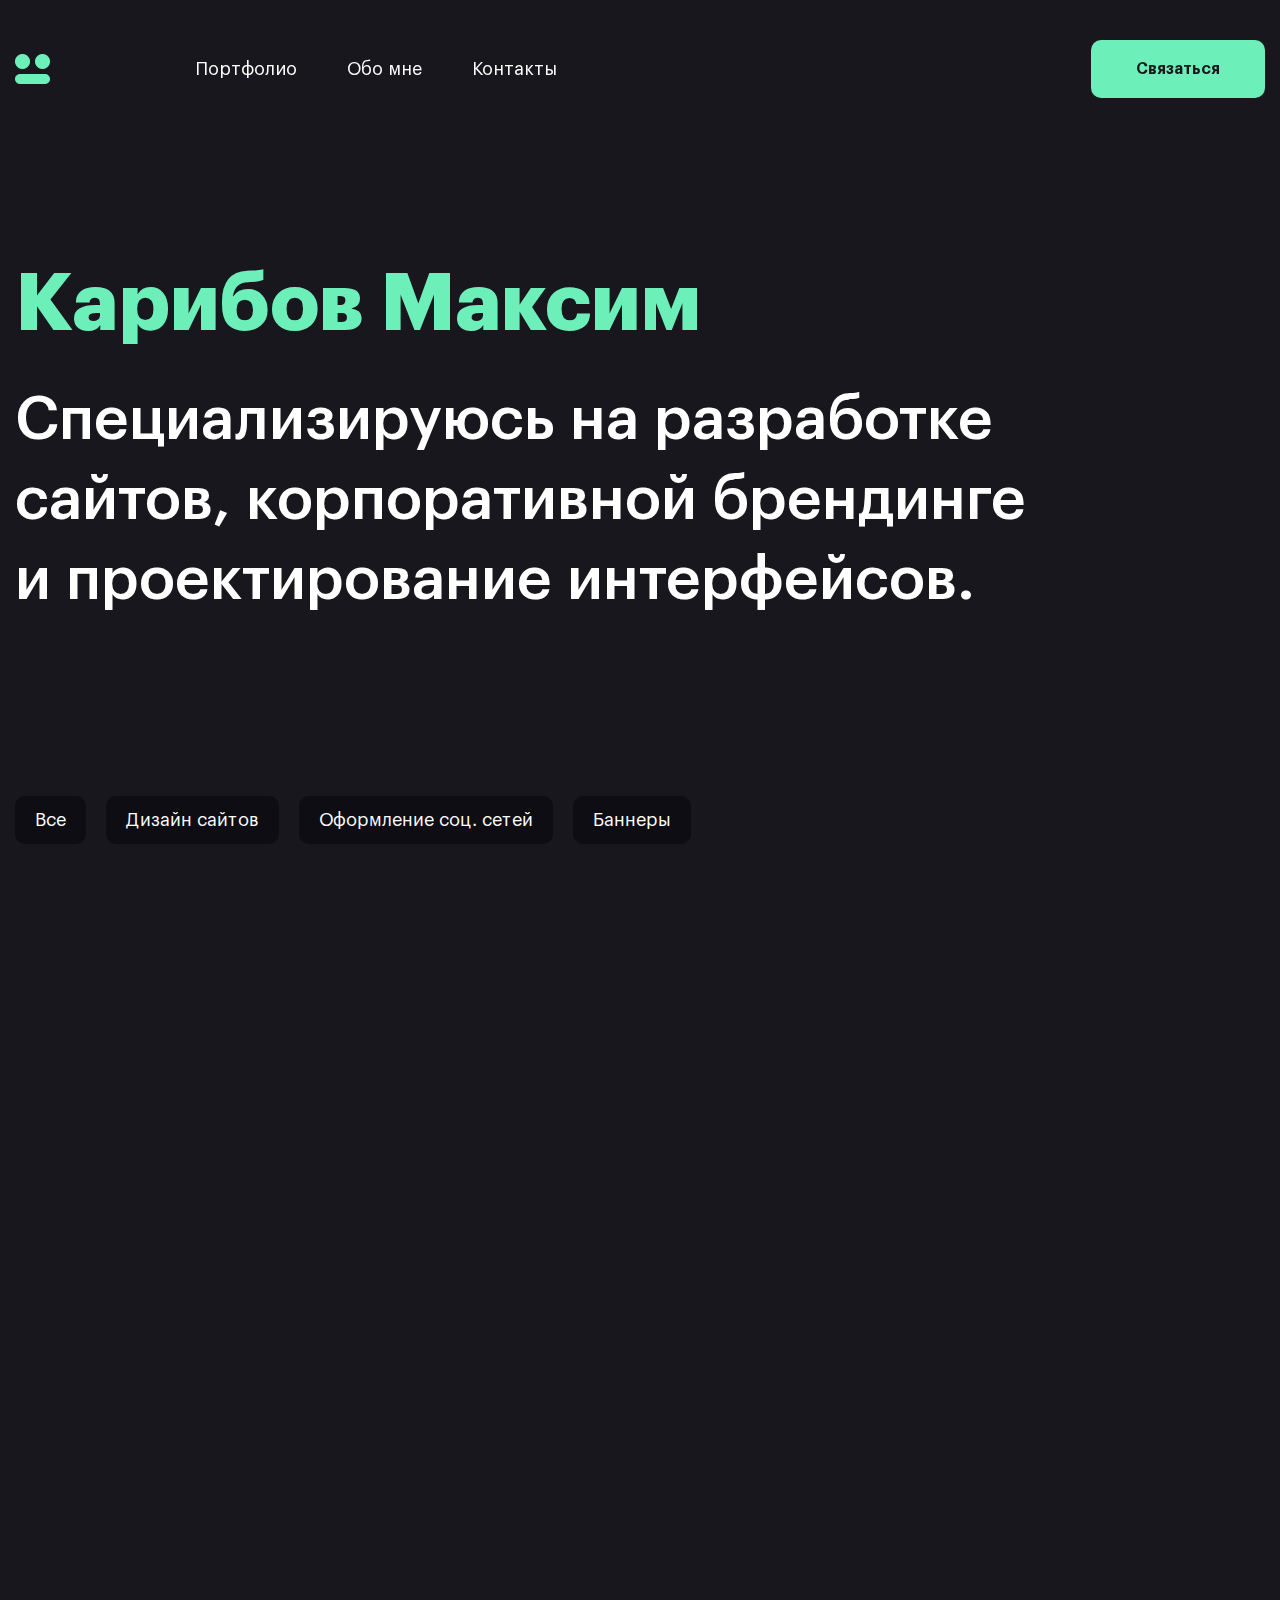
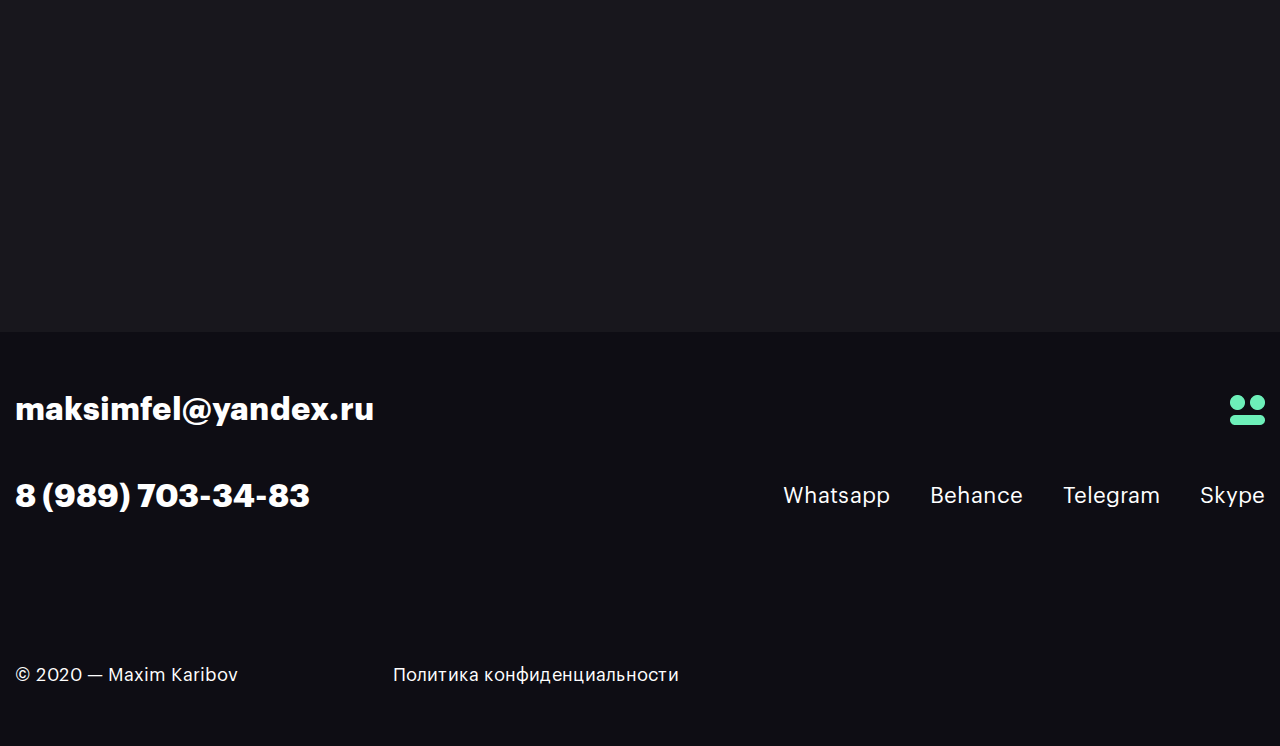
<file: pages/portfolio/portfolio_4.html>
<!DOCTYPE html>
<html lang="ru">
  <head>
    <meta charset="UTF-8" />
    <meta
      name="viewport"
      content="width=device-width, initial-scale=1.0, user-scalable=no"
    />
    <link
      rel="shortout icon"
      type="image/x-icon"
      href="/recources/img/fav-icon/favicon.ico"
    />
    <link rel="stylesheet" href="/style/normolize.css" />
    <link rel="stylesheet" href="/style/all.css" />
    <title>Максим Карибов</title>
  </head>
  <body>
    <section class="popup">
      <div class="container">
        <div class="popup__inner">
          <img
            class="popup__image popup__close"
            src="/recources/img/popup/close.png"
            alt="close-image"
          />

          <h2 class="popup__title">
            Политика в отношении обработки персональных данных
          </h2>

          <div class="popup__content">
            <h3 class="popup__subtitle">1. Общие положения</h3>
            <p class="popup__text">
              Настоящая политика обработки персональных данных составлена в
              соответствии с требованиями Федерального закона от 27.07.2006.
              №152-ФЗ «О персональных данных» и определяет порядок обработки
              персональных данных и меры по обеспечению безопасности
              персональных данных Карибов Максим Садиярович (далее – Оператор).
              Оператор ставит своей важнейшей целью и условием осуществления
              своей деятельности соблюдение прав и свобод человека и гражданина
              при обработке его персональных данных, в том числе защиты прав на
              неприкосновенность частной жизни, личную и семейную тайну.
              Настоящая политика Оператора в отношении обработки персональных
              данных (далее – Политика) применяется ко всей информации, которую
              Оператор может получить о посетителях веб-сайта
              http://maksimkaribov.ru.
            </p>

            <h3 class="popup__subtitle">
              2. Основные понятия, используемые в Политике
            </h3>
            <p class="popup__text">
              Автоматизированная обработка персональных данных – обработка
              персональных данных с помощью средств вычислительной техники;
              Блокирование персональных данных – временное прекращение обработки
              персональных данных (за исключением случаев, если обработка
              необходима для уточнения персональных данных); Веб-сайт –
              совокупность графических и информационных материалов, а также
              программ для ЭВМ и баз данных, обеспечивающих их доступность в
              сети интернет по сетевому адресу http://maksimkaribov.ru;
              Информационная система персональных данных — совокупность
              содержащихся в базах данных персональных данных, и обеспечивающих
              их обработку информационных технологий и технических средств;
              Обезличивание персональных данных — действия, в результате которых
              невозможно определить без использования дополнительной информации
              принадлежность персональных данных конкретному Пользователю или
              иному субъекту персональных данных; Обработка персональных данных
              – любое действие (операция) или совокупность действий (операций),
              совершаемых с использованием средств автоматизации или без
              использования таких средств с персональными данными, включая сбор,
              запись, систематизацию, накопление, хранение, уточнение
              (обновление, изменение), извлечение, использование, передачу
              (распространение, предоставление, доступ), обезличивание,
              блокирование, удаление, уничтожение персональных данных; Оператор
              – государственный орган, муниципальный орган, юридическое или
              физическое лицо, самостоятельно или совместно с другими лицами
              организующие и (или) осуществляющие обработку персональных данных,
              а также определяющие цели обработки персональных данных, состав
              персональных данных, подлежащих обработке, действия (операции),
              совершаемые с персональными данными; Персональные данные – любая
              информация, относящаяся прямо или косвенно к определенному или
              определяемому Пользователю веб-сайта http://maksimkaribov.ru;
              Пользователь – любой посетитель веб-сайта http://maksimkaribov.ru;
              Предоставление персональных данных – действия, направленные на
              раскрытие персональных данных определенному лицу или определенному
              кругу лиц; Распространение персональных данных – любые действия,
              направленные на раскрытие персональных данных неопределенному
              кругу лиц (передача персональных данных) или на ознакомление с
              персональными данными неограниченного круга лиц, в том числе
              обнародование персональных данных в средствах массовой информации,
              размещение в информационно-телекоммуникационных сетях или
              предоставление доступа к персональным данным каким-либо иным
              способом; Трансграничная передача персональных данных – передача
              персональных данных на территорию иностранного государства органу
              власти иностранного государства, иностранному физическому или
              иностранному юридическому лицу; Уничтожение персональных данных –
              любые действия, в результате которых персональные данные
              уничтожаются безвозвратно с невозможностью дальнейшего
              восстановления содержания персональных данных в информационной
              системе персональных данных и (или) результате которых
              уничтожаются материальные носители персональных данных.
            </p>

            <h3 class="popup__subtitle">
              3. Оператор может обрабатывать следующие персональные данные
              Пользователя
            </h3>
            <p class="popup__text">
              Фамилия, имя, отчество; Электронный адрес; Номера телефонов; Также
              на сайте происходит сбор и обработка обезличенных данных о
              посетителях (в т.ч. файлов «cookie») с помощью сервисов
              интернет-статистики (Яндекс Метрика и Гугл Аналитика и других).
              Вышеперечисленные данные далее по тексту Политики объединены общим
              понятием Персональные данные.
            </p>

            <h3 class="popup__subtitle">
              4. Цели обработки персональных данных
            </h3>
            <p class="popup__text">
              Цель обработки персональных данных Пользователя — информирование
              Пользователя посредством отправки электронных писем. Также
              Оператор имеет право направлять Пользователю уведомления о новых
              продуктах и услугах, специальных предложениях и различных
              событиях. Пользователь всегда может отказаться от получения
              информационных сообщений, направив Оператору письмо на адрес
              электронной почты maksimfel@yandex.ru с пометкой «Отказ от
              уведомлениях о новых продуктах и услугах и специальных
              предложениях». Обезличенные данные Пользователей, собираемые с
              помощью сервисов интернет-статистики, служат для сбора информации
              о действиях Пользователей на сайте, улучшения качества сайта и его
              содержания.
            </p>

            <h3 class="popup__subtitle">
              5. Правовые основания обработки персональных данных
            </h3>
            <p class="popup__text">
              Оператор обрабатывает персональные данные Пользователя только в
              случае их заполнения и/или отправки Пользователем самостоятельно
              через специальные формы, расположенные на сайте
              http://maksimkaribov.ru. Заполняя соответствующие формы и/или
              отправляя свои персональные данные Оператору, Пользователь
              выражает свое согласие с данной Политикой. Оператор обрабатывает
              обезличенные данные о Пользователе в случае, если это разрешено в
              настройках браузера Пользователя (включено сохранение файлов
              «cookie» и использование технологии JavaScript).
            </p>

            <h3 class="popup__subtitle">
              6. Порядок сбора, хранения, передачи и других видов обработки
              персональных данных
            </h3>
            <p class="popup__text">
              Безопасность персональных данных, которые обрабатываются
              Оператором, обеспечивается путем реализации правовых,
              организационных и технических мер, необходимых для выполнения в
              полном объеме требований действующего законодательства в области
              защиты персональных данных. Оператор обеспечивает сохранность
              персональных данных и принимает все возможные меры, исключающие
              доступ к персональным данным неуполномоченных лиц. Персональные
              данные Пользователя никогда, ни при каких условиях не будут
              переданы третьим лицам, за исключением случаев, связанных с
              исполнением действующего законодательства. В случае выявления
              неточностей в персональных данных, Пользователь может
              актуализировать их самостоятельно, путем направления Оператору
              уведомление на адрес электронной почты Оператора
              maksimfel@yandex.ru с пометкой «Актуализация персональных данных».
              Срок обработки персональных данных является неограниченным.
              Пользователь может в любой момент отозвать свое согласие на
              обработку персональных данных, направив Оператору уведомление
              посредством электронной почты на электронный адрес Оператора
              maksimfel@yandex.ru с пометкой «Отзыв согласия на обработку
              персональных данных».
            </p>

            <h3 class="popup__subtitle">
              7. Трансграничная передача персональных данных
            </h3>
            <p class="popup__text">
              Оператор до начала осуществления трансграничной передачи
              персональных данных обязан убедиться в том, что иностранным
              государством, на территорию которого предполагается осуществлять
              передачу персональных данных, обеспечивается надежная защита прав
              субъектов персональных данных. Трансграничная передача
              персональных данных на территории иностранных государств, не
              отвечающих вышеуказанным требованиям, может осуществляться только
              в случае наличия согласия в письменной форме субъекта персональных
              данных на трансграничную передачу его персональных данных и/или
              исполнения договора, стороной которого является субъект
              персональных данных.
            </p>

            <h3 class="popup__subtitle">8. Заключительные положения</h3>
            <p class="popup__text">
              Пользователь может получить любые разъяснения по интересующим
              вопросам, касающимся обработки его персональных данных,
              обратившись к Оператору с помощью электронной почты
              maksimfel@yandex.ru. В данном документе будут отражены любые
              изменения политики обработки персональных данных Оператором.
              Политика действует бессрочно до замены ее новой версией.
              Актуальная версия Политики в свободном доступе расположена в сети
              Интернет по адресу http://maksimkaribov.ru/policy.
            </p>
          </div>
        </div>
      </div>
    </section>

    <section class="hidden">
      <div class="hidden__wrapper">
        <ul class="hidden-menu menu">
          <li class="menu__item">
            <a class="menu__link hidden-link" href="#Portfolio">Портфолио</a>
          </li>
          <li class="menu__item">
            <a class="menu__link" target="_blank" href="/about.html">Обо мне</a>
          </li>
        </ul>

        <a class="hidden__link hidden-link link" href="#Order">Связаться</a>

        <a
          class="hidden__link_mail hidden-links link-2"
          href="mailto:maksimfel@yandex.ru"
          >maksimfel@yandex.ru</a
        >

        <a
          class="hidden__link_number hidden-links link-2"
          href="tel:89897033483"
          >8 (989) 703-34-83</a
        >

        <ul class="hidden-social">
          <li class="hidden-social__item">
            <a
              class="hidden-social__link link-2"
              href="https://wa.me/89897033483"
              >Whatsapp</a
            >
          </li>
          <li class="hidden-social__item">
            <a
              class="hidden-social__link link-2"
              href="https://www.behance.net/MaximKaribov"
              >Behance</a
            >
          </li>
          <li class="hidden-social__item">
            <a
              class="hidden-social__link link-2"
              href="https://teleg.run/KavkazMaksim"
              >Telegram</a
            >
          </li>
          <li class="hidden-social__item">
            <a class="hidden-social__link link-2" href="Skype:maksimfel"
              >Skype</a
            >
          </li>
        </ul>
      </div>
    </section>

    <header id="Header" class="header" data-aos="fade-down">
      <div class="header__container container">
        <nav class="navigation">
          <a class="logo-link"
            ><img
              class="logo"
              src="/recources/img/header/logo.jpg"
              alt="logo-image"
          /></a>

          <ul class="header__menu menu">
            <li class="menu__item">
              <a class="menu__link" href="#Portfolio">Портфолио</a>
            </li>
            <li class="menu__item">
              <a class="menu__link" href="/about.html">Обо мне</a>
            </li>
            <li class="menu__item">
              <a class="menu__link" href="#Footer">Контакты</a>
            </li>
          </ul>

          <a class="header__link link" href="#Order">Связаться</a>

          <div class="burger">
            <span class="burger__line"></span>
            <span class="burger__line"></span>
            <span class="burger__line"></span>
          </div>
        </nav>
      </div>
    </header>

    <main>
      <section>
        <section class="intro">
          <div class="intro__container container">
            <h1
              class="intro__title title"
              data-aos="fade-up"
              data-aos-delay="100"
            >
              <a class="intro__link" href="#Portfolio">Карибов Максим</a>
            </h1>

            <!-- <p class="intro__subtitle">
              <span data-aos="fade-down" data-aos-delay="400">Специализируюсь на разработке</span> 
              <span data-aos="fade-down" data-aos-delay="600">сайтов, корпоративной брендинге</span> 
              <span data-aos="fade-down" data-aos-delay="800">и проектирование интерфейсов.</span> 
            </p> -->

            <div
              class="intro__subtitle"
              data-aos="fade-up"
              data-aos-delay="200"
            >
              <p>Специализируюсь на разработке</p>
              <p>сайтов, корпоративной брендинге</p>
              <p>и проектирование интерфейсов.</p>
            </div>
          </div>
        </section>

        <section id="Portfolio" class="portfolio">
          <div class="portfolio__container container">
            <div class="portfolio__head">
              <ul class="portfolio-menu">
                <li class="portfolio-menu__item">
                  <a href="/index.html" class="portfolio-menu__link">Все</a>
                </li>

                <li class="portfolio-menu__item">
                  <a
                    href="/pages/portfolio/portfolio_2.html"
                    class="portfolio-menu__link"
                    >Дизайн&nbsp;сайтов</a
                  >
                </li>

                <li class="portfolio-menu__item">
                  <a
                    href="/pages/portfolio/portfolio_3.html"
                    class="portfolio-menu__link"
                    >Оформление&nbsp;соц.&nbsp;сетей</a
                  >
                </li>

                <li class="portfolio-menu__item">
                  <a
                    href="/pages/portfolio/portfolio_4.html"
                    class="portfolio-menu__link"
                    >Баннеры</a
                  >
                </li>
              </ul>
            </div>

            <div id="swup" class="portfolio-body transition-fade">
              <!-- <div class="portfolio-body__left">
                <a class="portfolio__link" href="/pages/works/disign-syte/work_1.html"><div class="portfolio-item">
                  <div class="portfolio-item__image">
                    <img
                      class="portfolio-item__img item-1"
                      src="/recources/img/portfolio/portfolio-1_min.jpg"
                      alt="portfolio-work-image"
                    />
                  </div>

                  <h3 class="portfolio-item__title">Сайт для веб-разработчика</h3>

                  <p class="portfolio-item__text">
                    Молодой и перспективный веб-разработчик поможет решить ваши
                    проблемы с сайтом и не только.
                  </p>

                  <span class="portfolio-item__link links">Подробнее</span>
                </div></a>

                <a class="portfolio__link" href="/pages/works/disign-syte/work_2.html">
                <div class="portfolio-item" data-aos="fade-up">
                  <div class="portfolio-item__image">
                    <img
                      class="portfolio-item__img item-1"
                      src="/recources/img/portfolio/portfolio-2_min.jpg"
                      alt="portfolio-work-image"
                    />
                  </div>

                  <h3 class="portfolio-item__title">Промстроймонтаж</h3>

                  <p class="portfolio-item__text">
                    Динамично развивающаяся строительная организация, способная
                    реализовать сложные и современные проекты.
                  </p>

                  <span class="portfolio-item__link links">Подробнее</span>
                </div></a>

                <a class="portfolio__link" href="/pages/works/disign-syte/work_3.html">
                <div class="portfolio-item item-2" data-aos="fade-up">
                  <div class="portfolio-item__image">
                    <img
                      class="portfolio-item__img item-1"
                      src="/recources/img/portfolio/portfolio-3_min.jpg"
                      alt="portfolio-work-image"
                    />
                  </div>

                  <h3 class="portfolio-item__title">Вет-доктор</h3>

                  <p class="portfolio-item__text">
                    Ветеринарная клиника, занимающего лидирующие позиции в своём
                    рынке.
                  </p>

                  <span class="portfolio-item__link links">Подробнее</span>
                </div></a>
              </div>

              <div class="portfolio-body__right">
                <a class="portfolio__link" href="/pages/works/disign-syte/work_4.html">
                <div class="portfolio-item">
                  <div class="portfolio-item__image">
                    <img
                      class="portfolio-item__img item-1"
                      src="/recources/img/portfolio/portfolio-4_min.jpg"
                      alt="portfolio-work-image"
                    />
                  </div>

                  <h3 class="portfolio-item__title">Астерос</h3>

                  <p class="portfolio-item__text">
                    Является ведущий генеральный подрядчик в реализации
                    инфраструктурных и инженерных проектов «под ключ».
                  </p>

                  <span class="portfolio-item__link links">Подробнее</span>
                </div></a>

                <a class="portfolio__link" href="/pages/works/disign-syte/work_5.html">
                <div class="portfolio-item" data-aos="fade-up">
                  <div class="portfolio-item__image">
                    <img
                      class="portfolio-item__img item-1"
                      src="/recources/img/portfolio/portfolio-5_min.jpg"
                      alt="portfolio-work-image"
                    />
                  </div>

                  <h3 class="portfolio-item__title">Pigment</h3>

                  <p class="portfolio-item__text">
                    Сайт для тату мастера создавшего не просто прекрасные работы,
                    а произведения искусства.
                  </p>

                  <span class="portfolio-item__link links" href="#">Подробнее</span>
                </div></a>

                <a class="portfolio__link" href="/pages/works/disign-syte/work_6.html">
                <div class="portfolio-item item-1" data-aos="fade-up">
                  <div class="portfolio-item__image">
                    <img
                      class="portfolio-item__img item-1"
                      src="/recources/img/portfolio/portfolio-6_min.jpg"
                      alt="portfolio-work-img"
                    />
                  </div>

                  <h3 class="portfolio-item__title">Дом текстиля</h3>

                  <p class="portfolio-item__text">
                    Интернет-магазин домашнего текстиля существующего с 2006 года
                    и имеющий огромный ассортимент товаров.
                  </p>

                  <span class="portfolio-item__link links">Подробнее</span>
                </div></a>
              </div>

             -->
            </div>
          </div>
        </section>
      </section>

      <section id="Order" class="order">
        <div class="order__container container">
          <h2 class="order__title" data-aos="fade-down">
            <span class="order__text">У вас есть интересный проект?</span>
            <span class="order__text"
              >Заполните
              <span class="order__text_green">форму</span>&nbsp;ниже.</span
            >
          </h2>

          <form class="order__form form" data-aos="fade">
            <!-- Hidden Required Fields -->
            <input type="hidden" name="project_name" value="maximkaribov.ru" />
            <input
              type="hidden"
              name="admin_email"
              value="www.petrushkin@gmail.com"
            />
            <input type="hidden" name="form_subject" value="Первая форма" />
            <!-- END Hidden Required Fields -->

            <div class="order__input_wrap">
              <input
                class="order__input"
                required
                name="Имя"
                autocomplete="off"
                maxlength="30"
                placeholder="Имя"
                type="text"
              />
            </div>

            <div class="order__input_wrap">
              <input
                class="order__input"
                required
                name="Телефон"
                autocomplete="off"
                maxlength="30"
                placeholder="Телефон"
                type="tel"
              />
            </div>

            <div class="order__input_wrap">
              <input
                class="order__input"
                required
                name="Почта"
                autocomplete="off"
                maxlength="30"
                placeholder="Почта"
                type="email"
              />
            </div>

            <button class="order__button button" type="submit">
              Отправить
            </button>
          </form>
        </div>
      </section>
    </main>

    <footer id="Footer" class="footer">
      <div class="footer__container container">
        <div class="footer__head">
          <a
            class="footer__link_mail footer-link link-2"
            href="mailto:maksimfel@yandex.ru"
            >maksimfel@yandex.ru</a
          >

          <a class="footer__link_logo"
            ><img
              src="/recources/img/footer/logo.jpg"
              alt="logo-image"
              class="footer__logo logo"
          /></a>
        </div>

        <div class="footer__body">
          <a
            class="footer__link_number footer-link link-2"
            href="tel:89897033483"
            >8 (989) 703-34-83</a
          >

          <ul class="footer-social">
            <li class="footer-social__item">
              <a
                class="footer-social__link link-2"
                href="https://wa.me/89897033483"
                >Whatsapp</a
              >
            </li>
            <li class="footer-social__item">
              <a
                class="footer-social__link link-2"
                href="https://www.behance.net/MaximKaribov"
                >Behance</a
              >
            </li>
            <li class="footer-social__item">
              <a
                class="footer-social__link link-2"
                href="https://teleg.run/KavkazMaksim"
                >Telegram</a
              >
            </li>
            <li class="footer-social__item">
              <a class="footer-social__link link-2" href="Skype:maximfel"
                >Skype</a
              >
            </li>
          </ul>
        </div>

        <div class="footer__footer">
          <span class="footer__copy">© 2020 — Maxim Karibov</span>

          <button class="footer__conf button-popup link-2">
            Политика конфиденциальности
          </button>
        </div>
      </div>
    </footer>

    <a href="#Header" class="back-to-top"></a>
    <script src="https://ajax.googleapis.com/ajax/libs/jquery/3.4.1/jquery.min.js"></script>
    <script src="https://unpkg.com/aos@next/dist/aos.js"></script>
    <script src="/scripts/all-index-jquery.js"></script>
    <script src="/scripts/all-index.js"></script>
  </body>
</html>
</file>
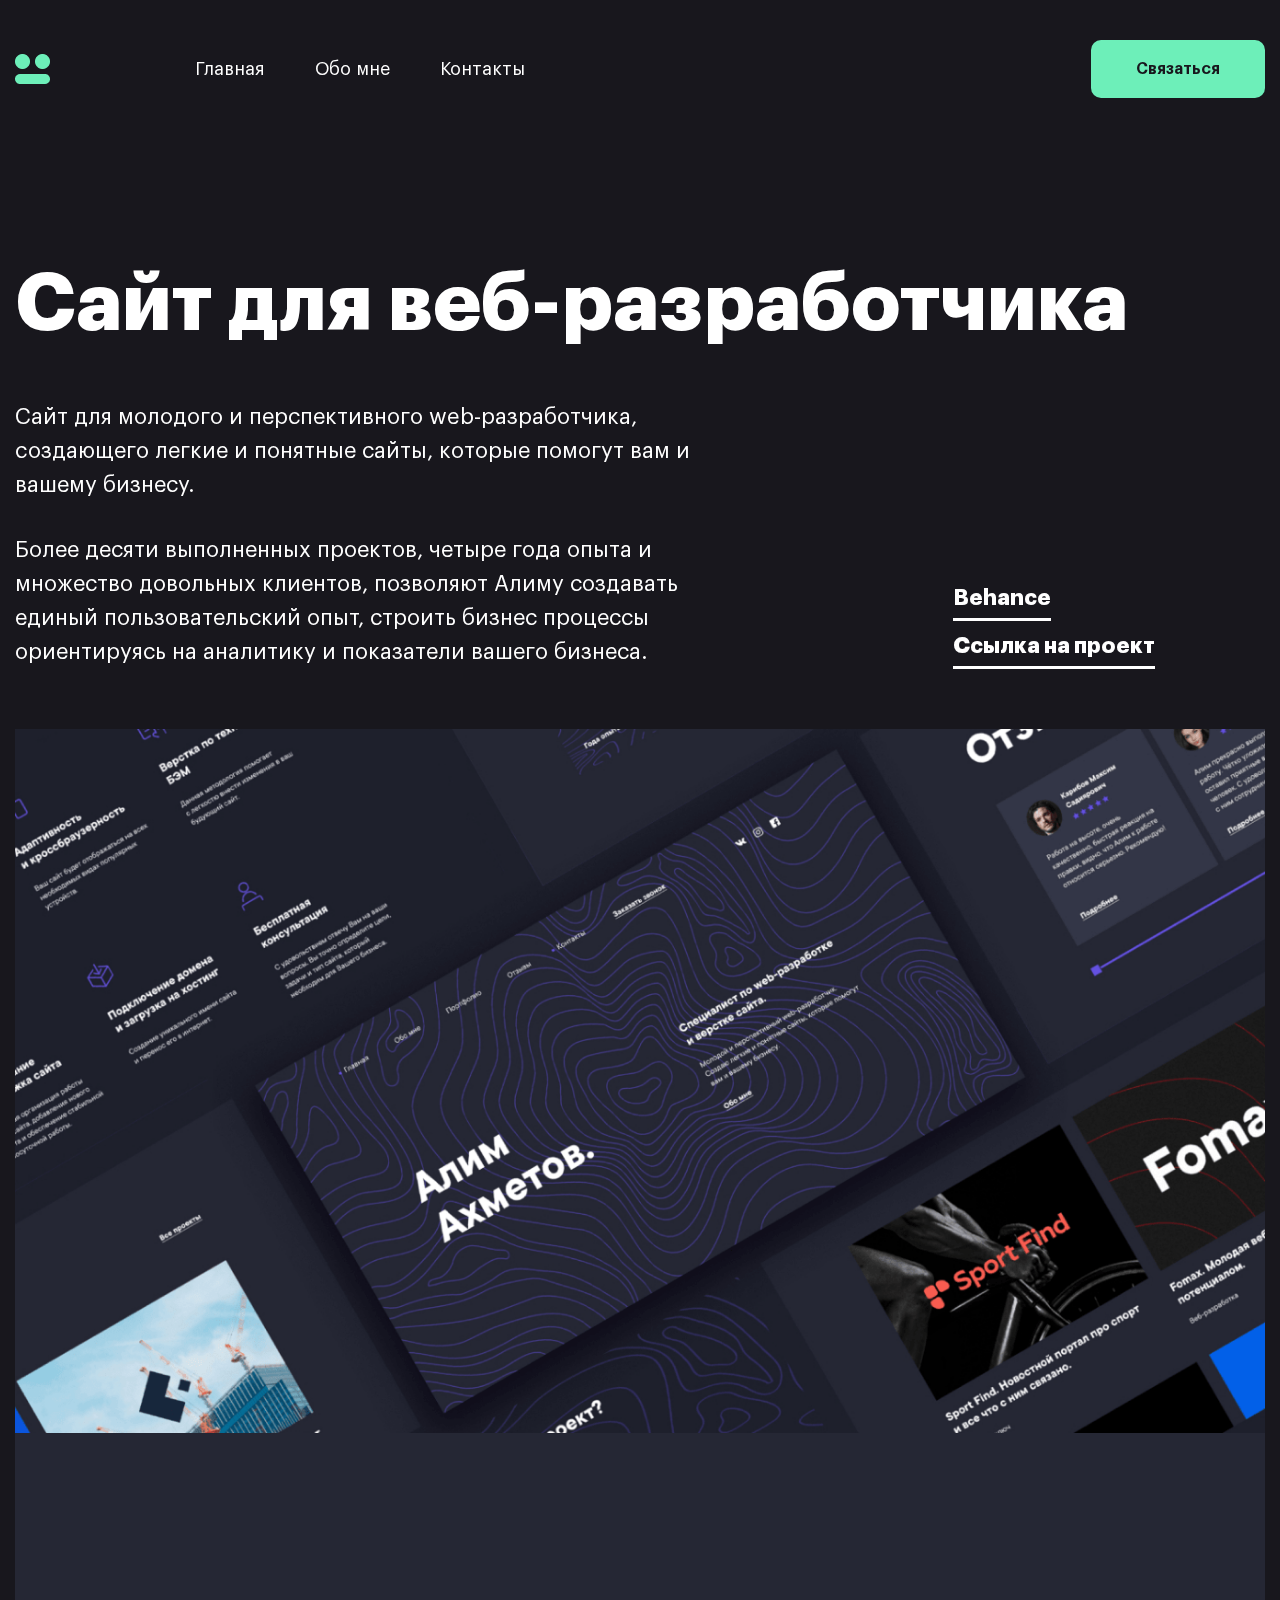
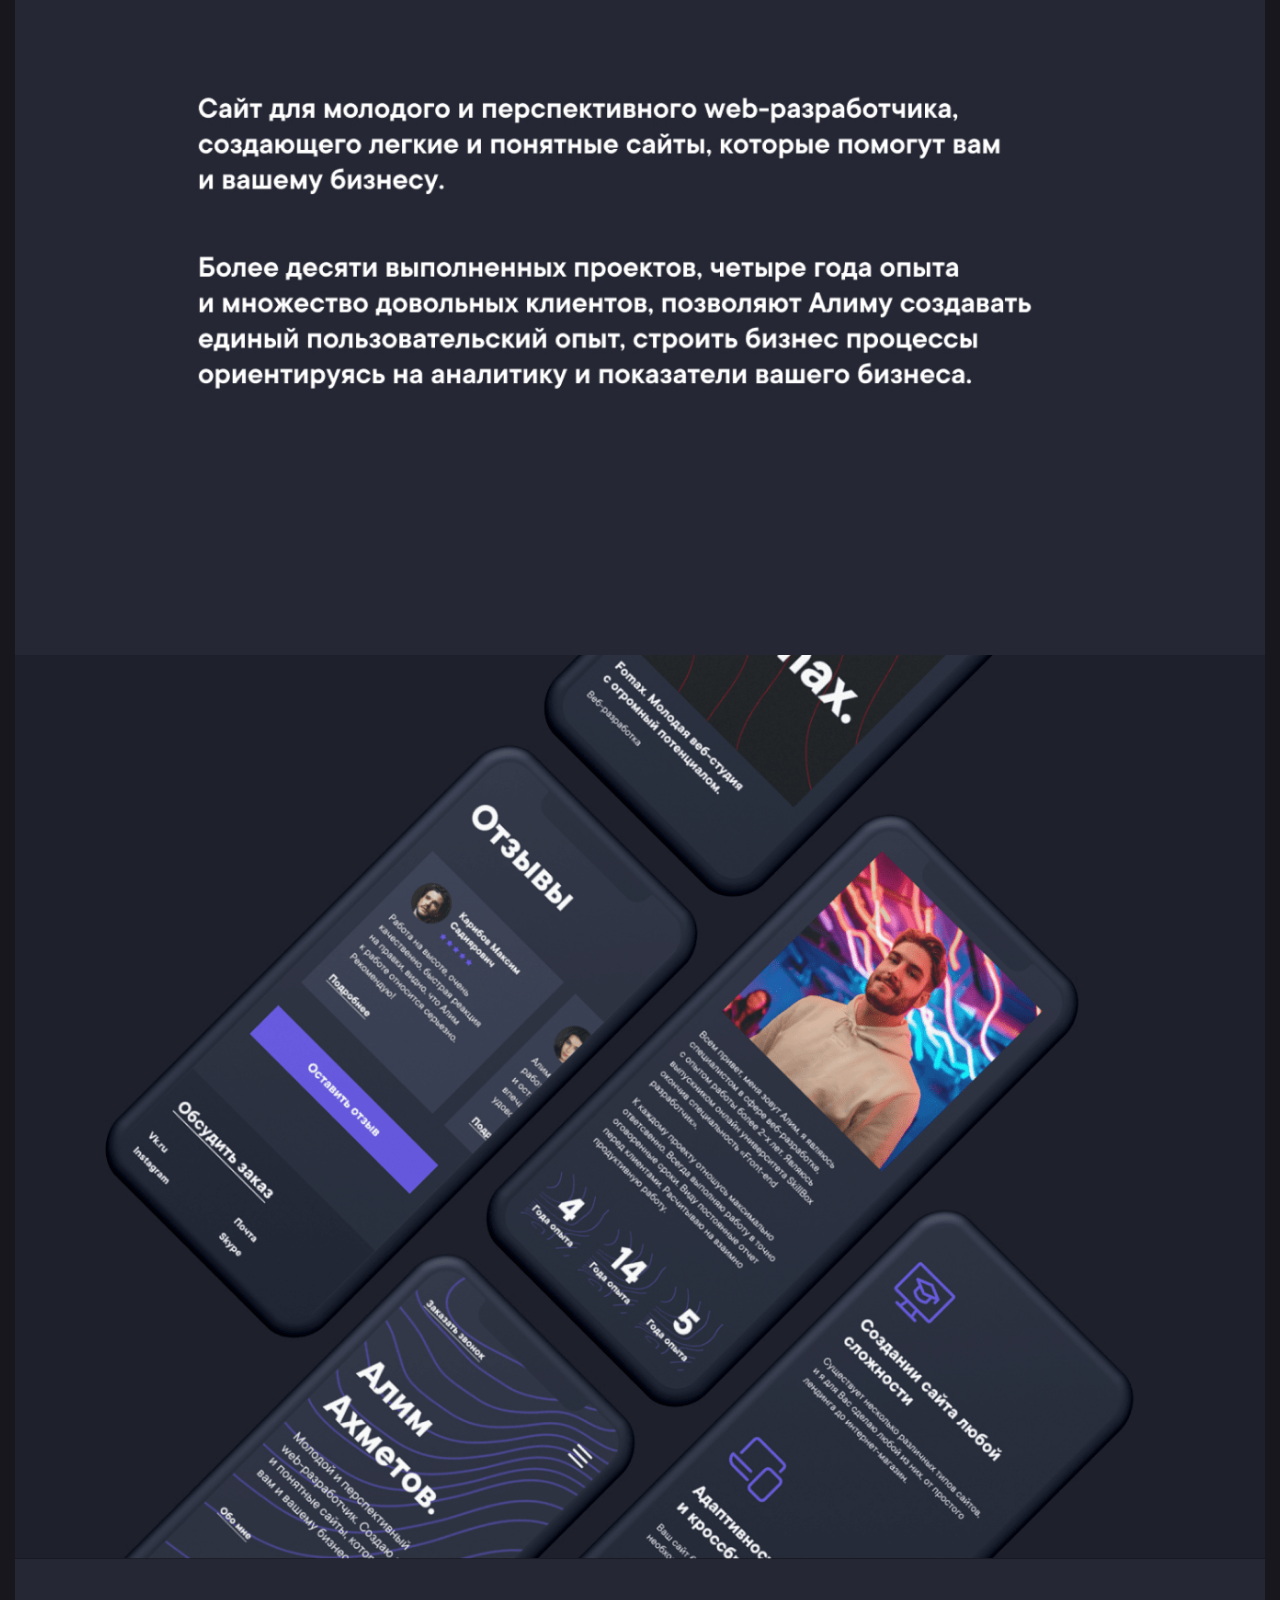
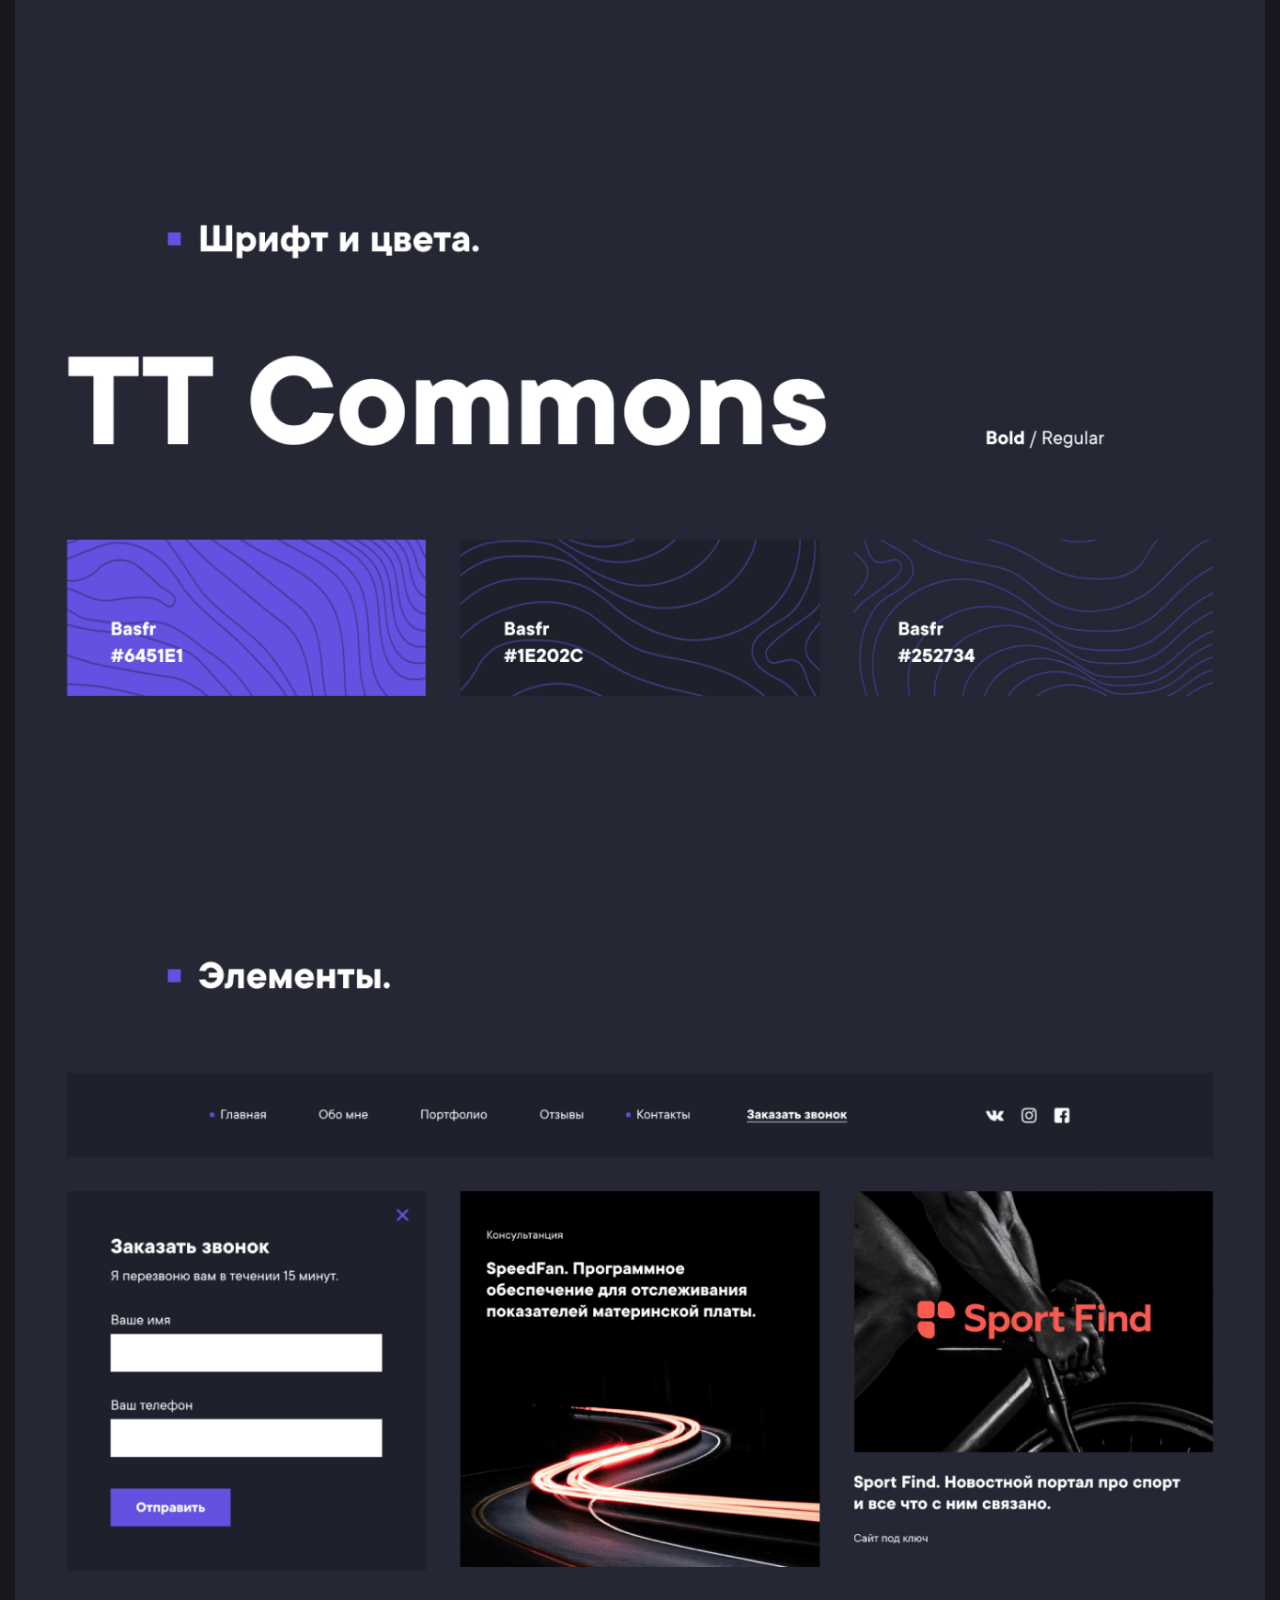
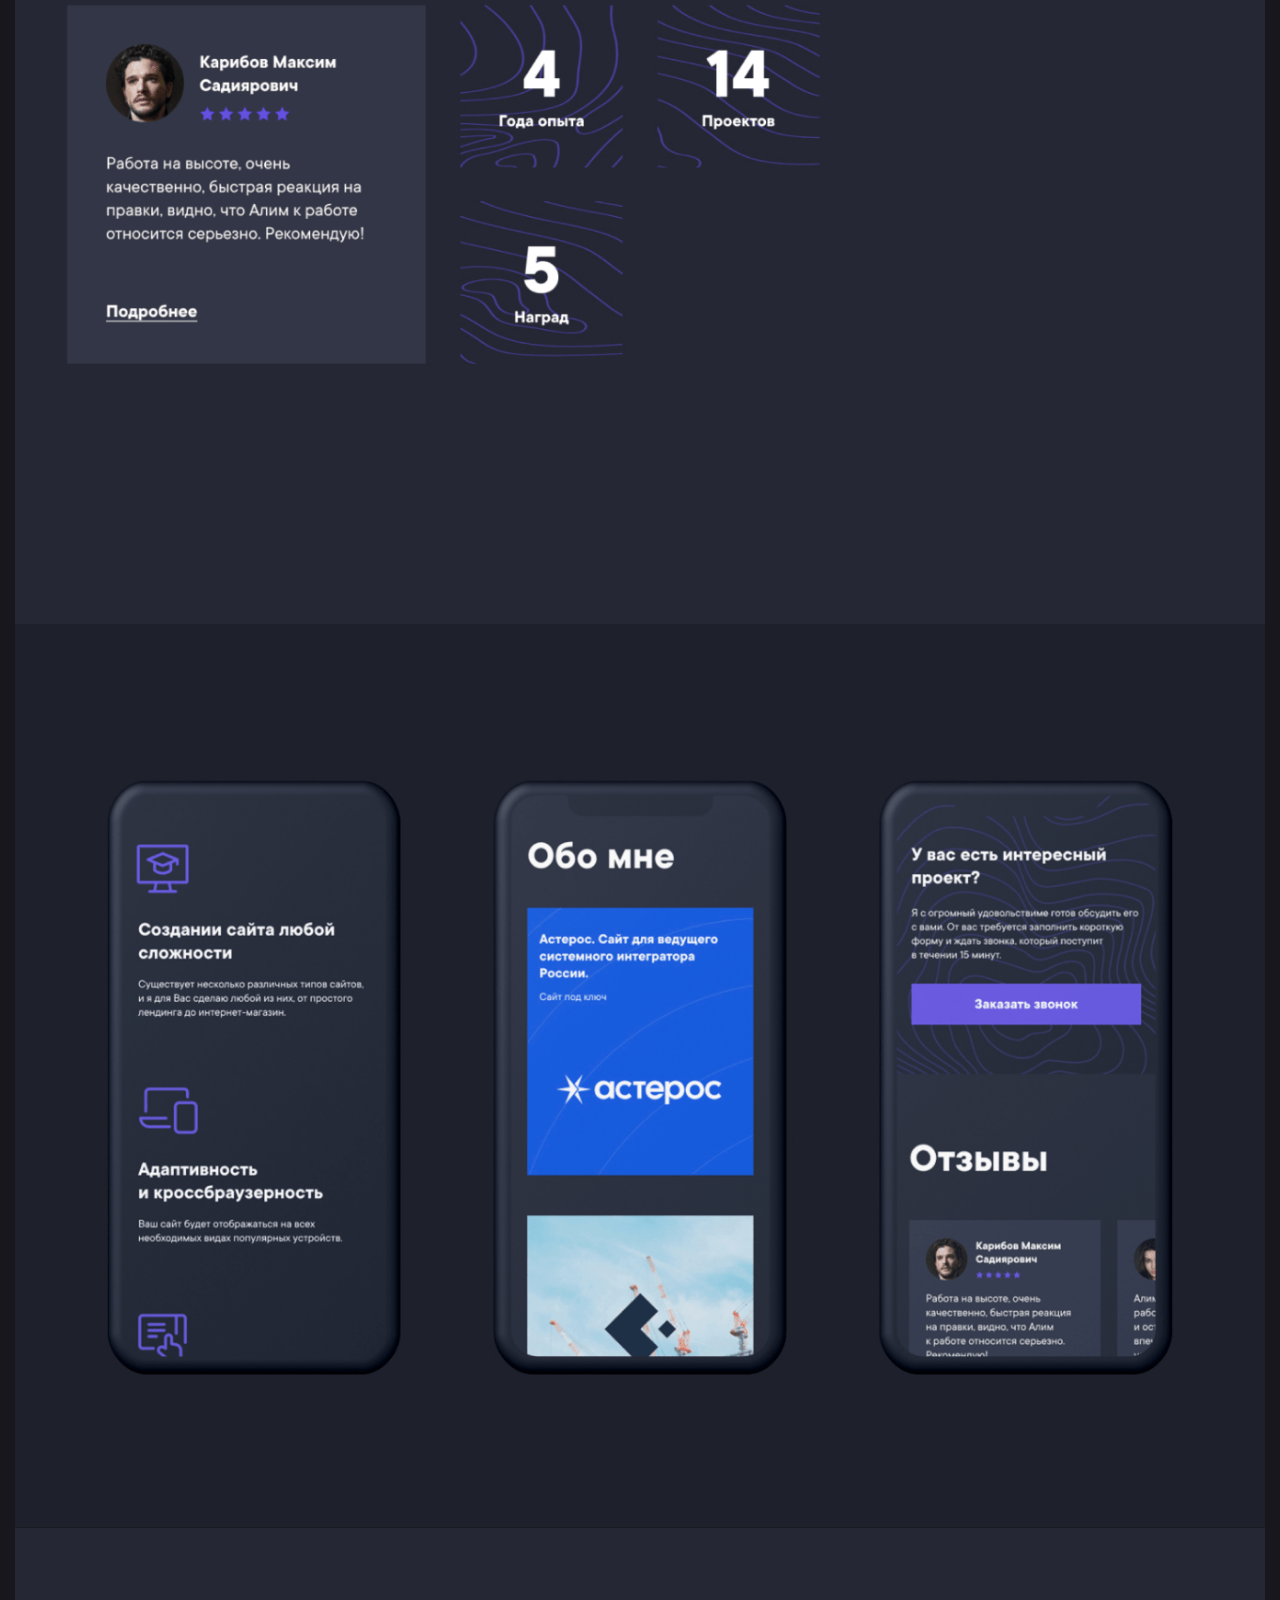
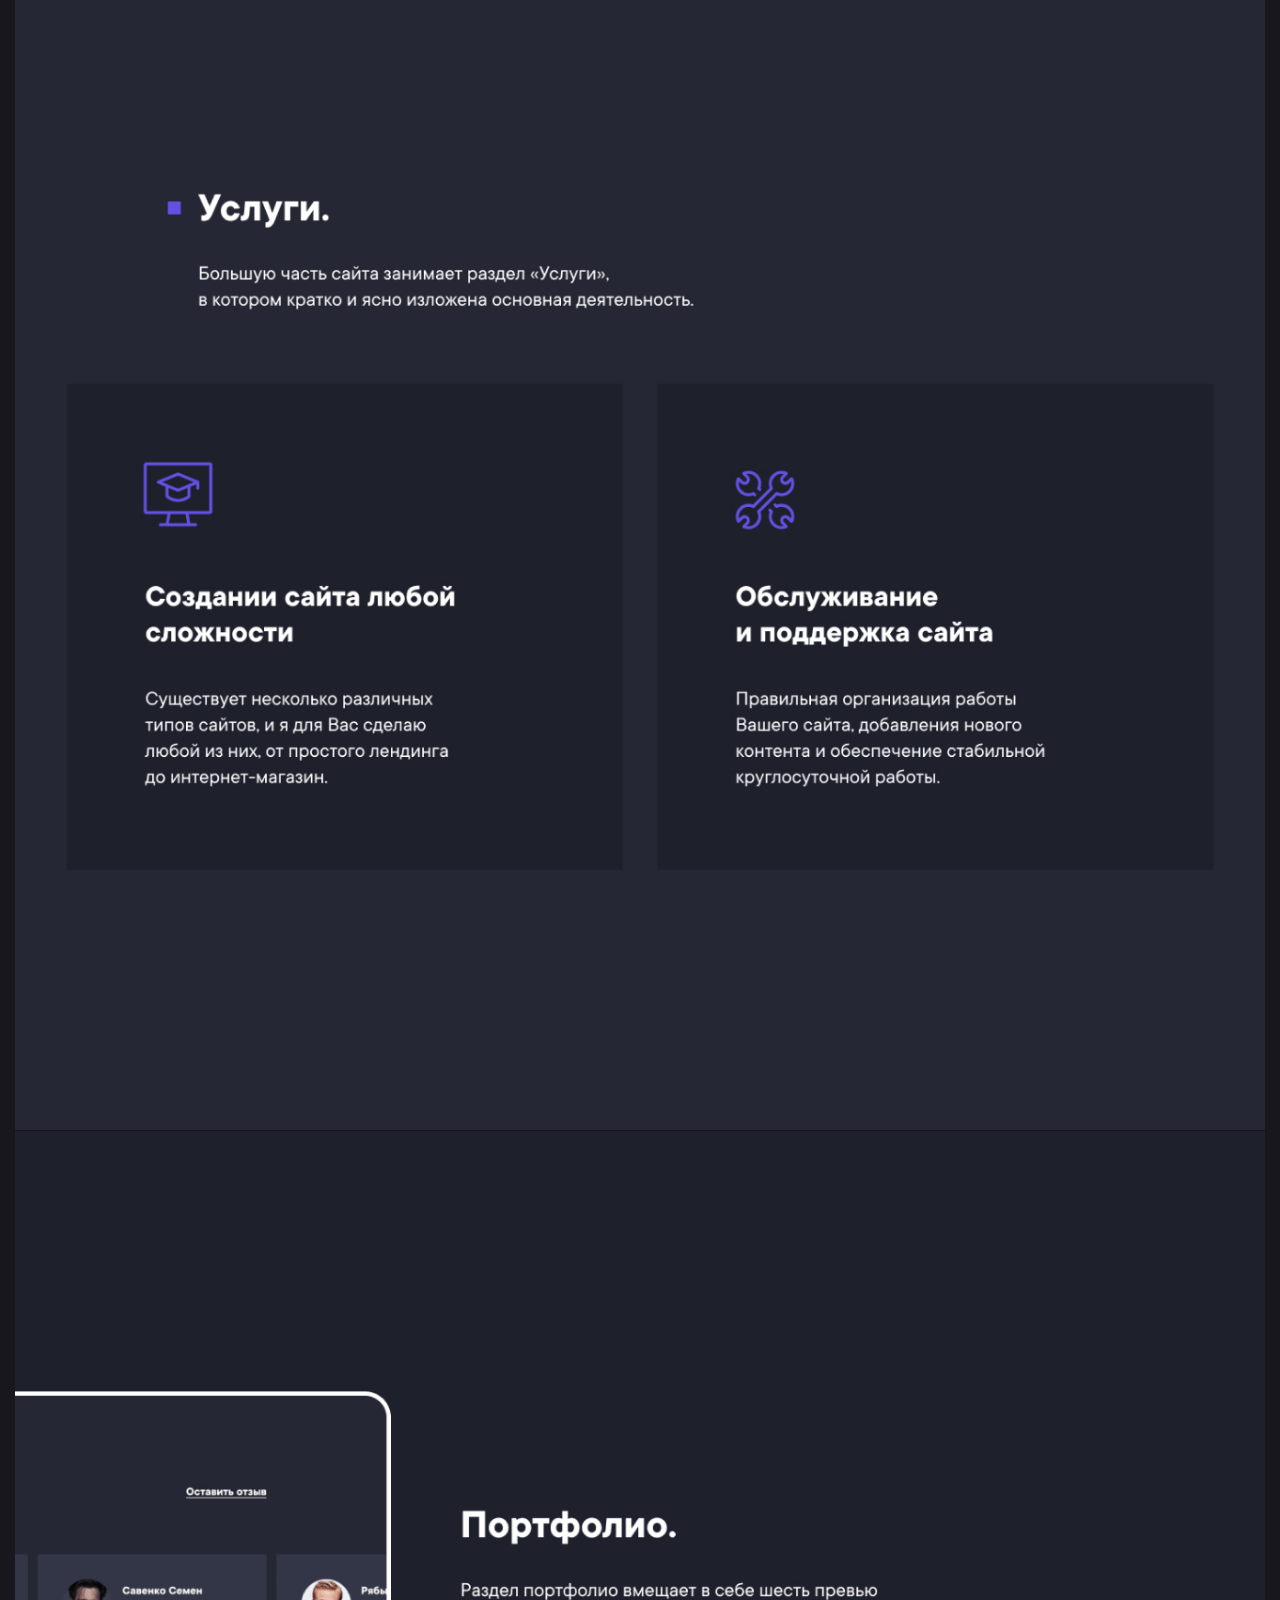
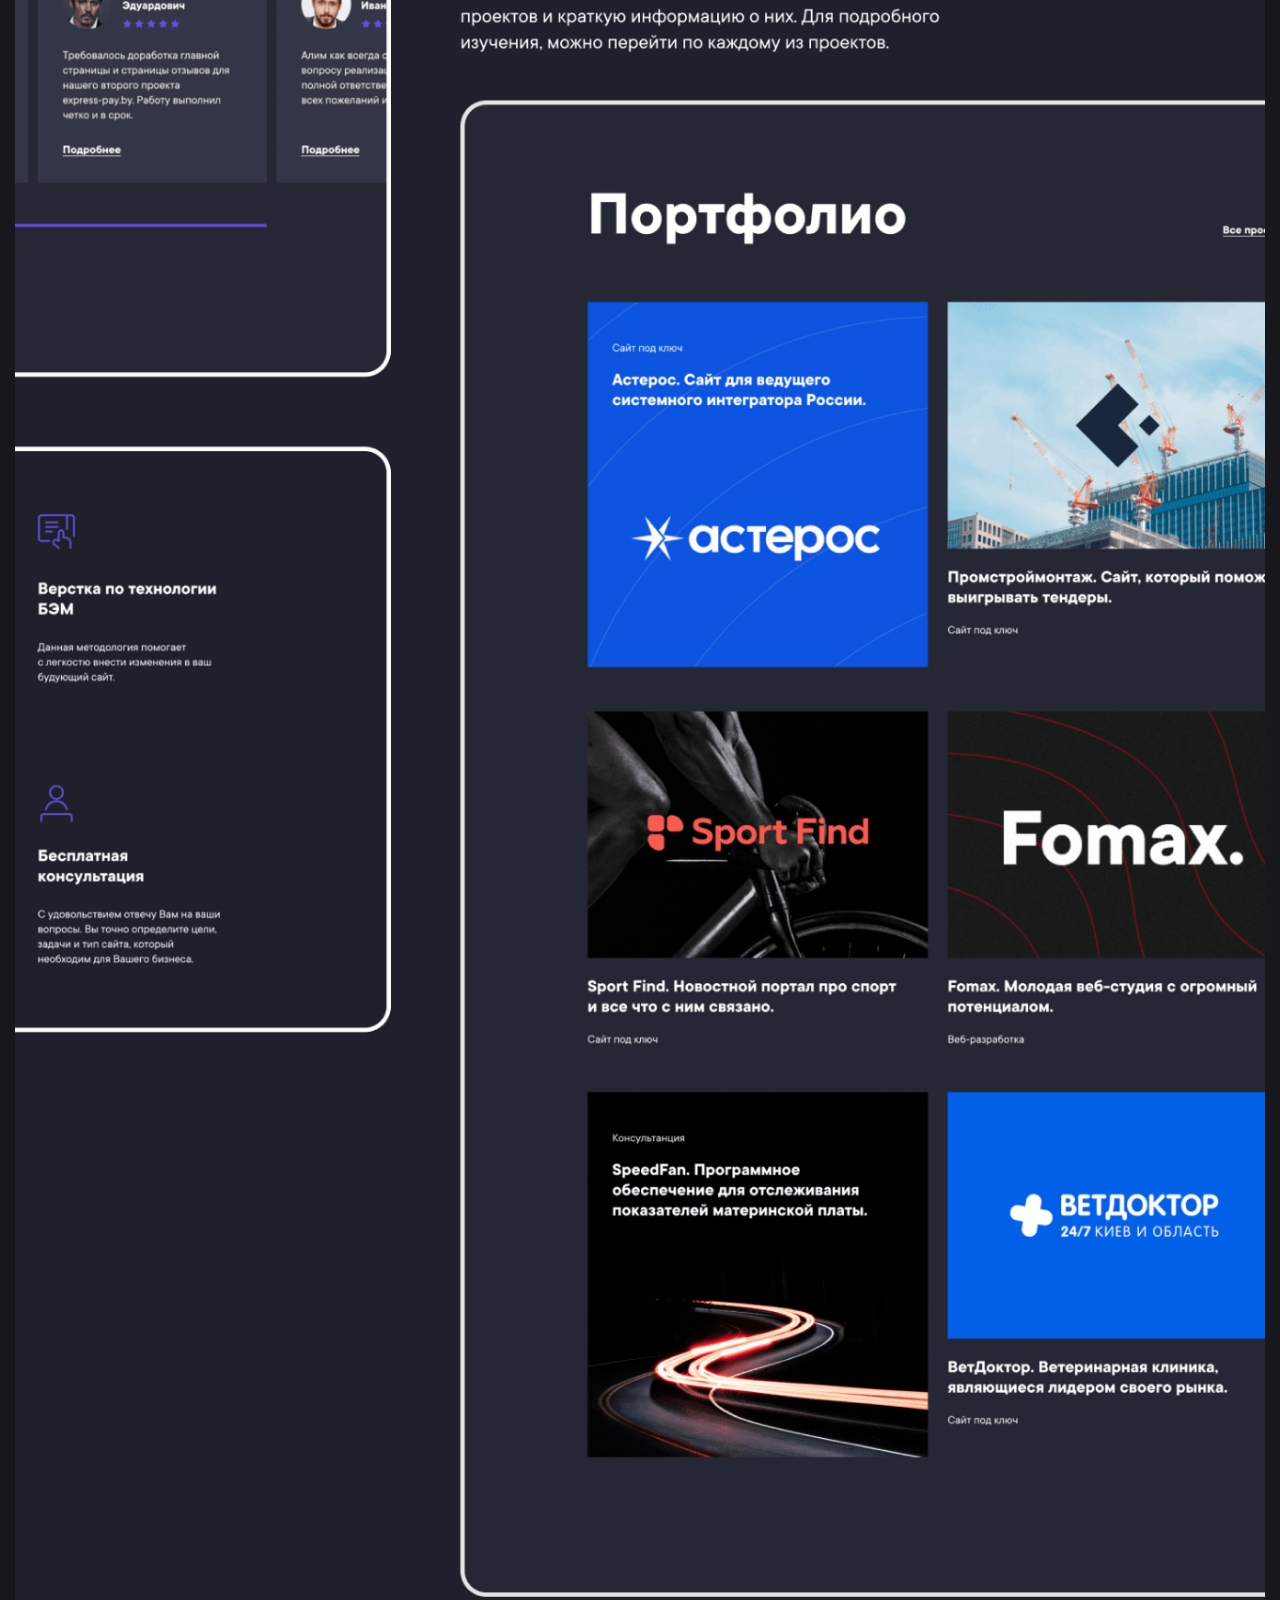
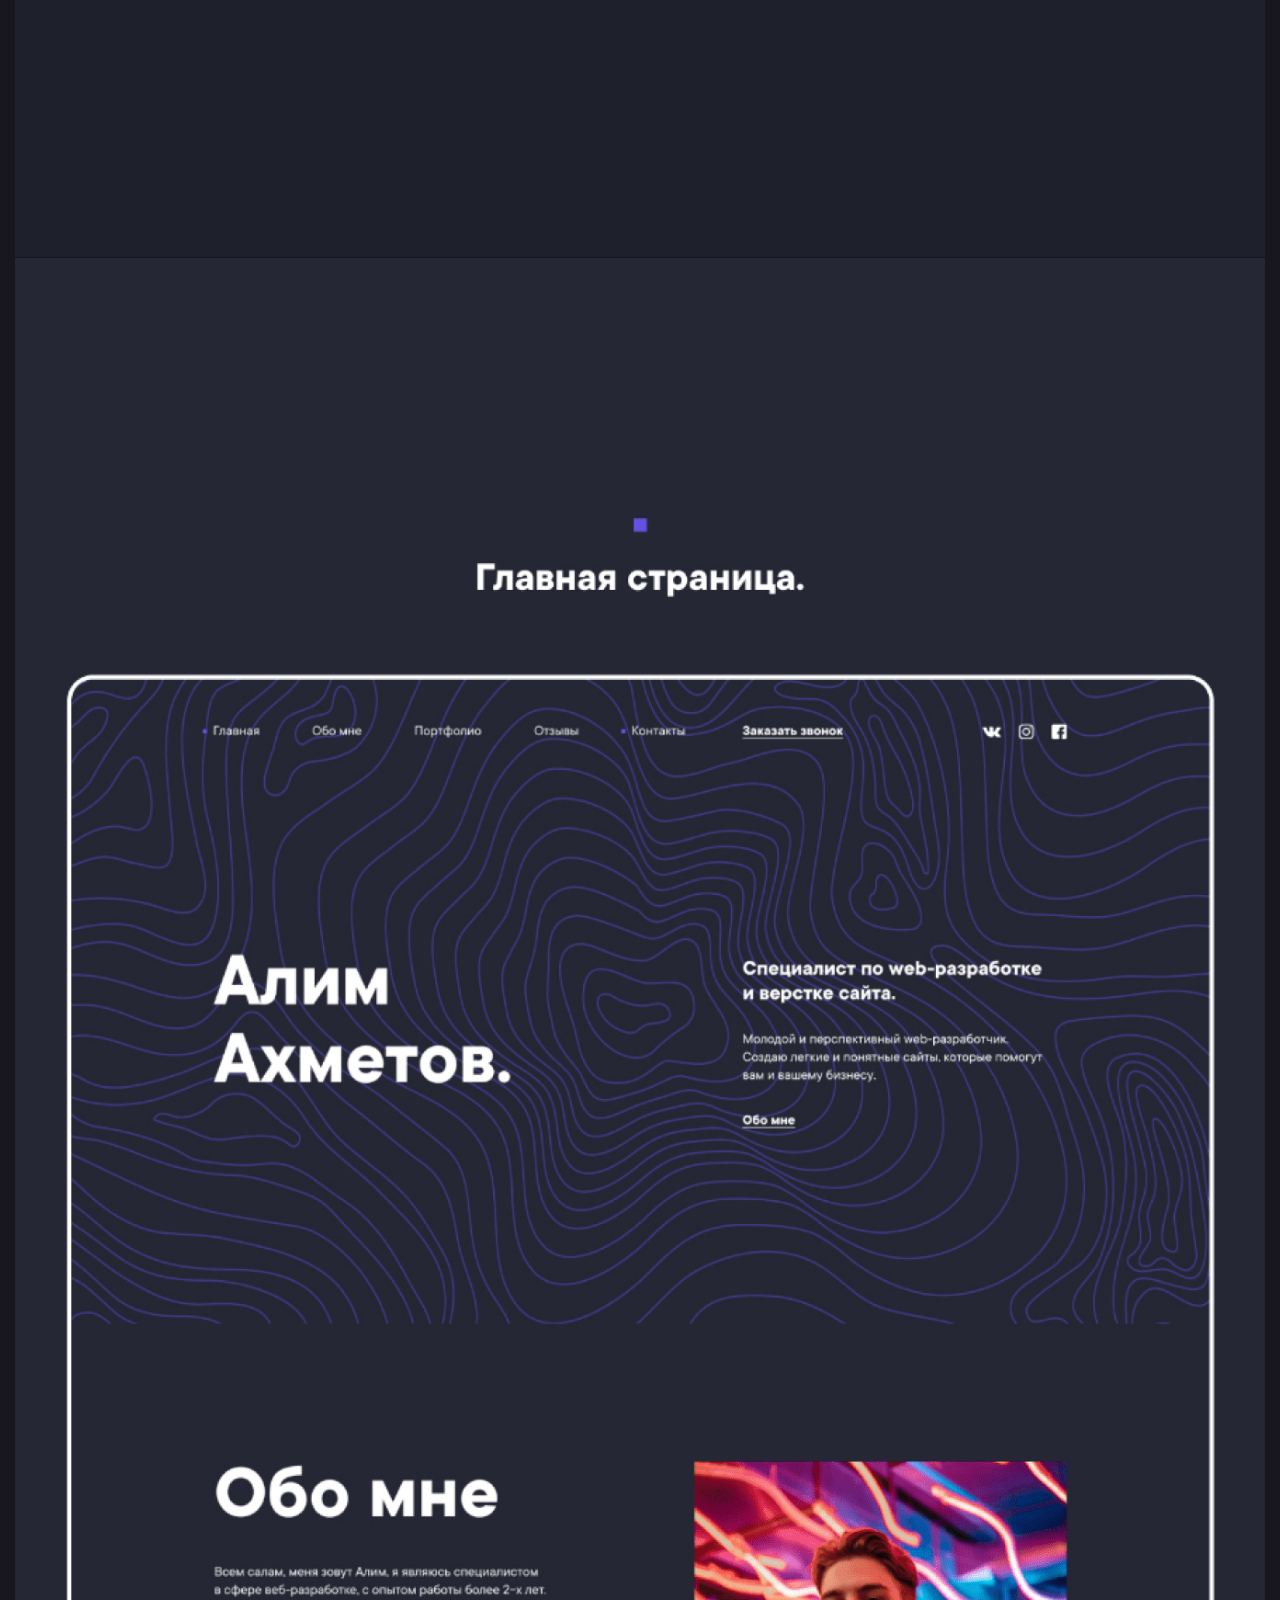
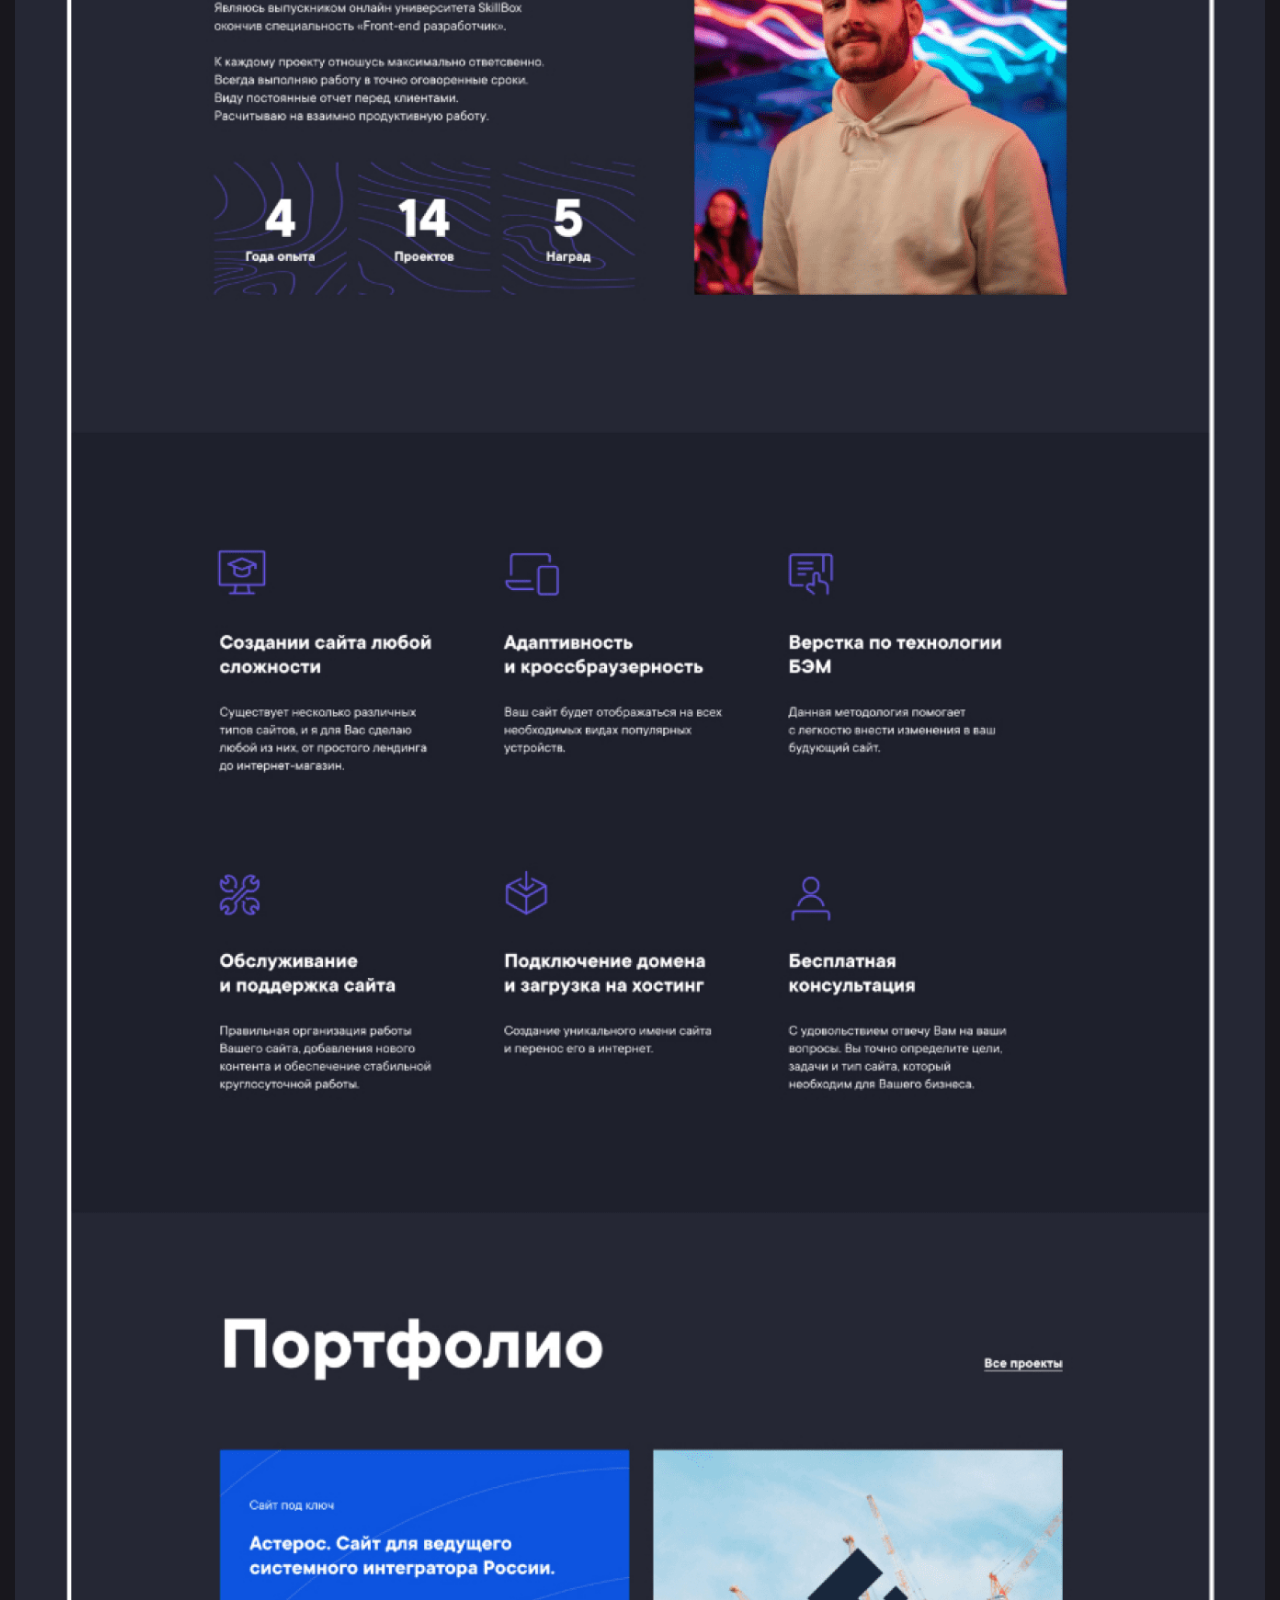
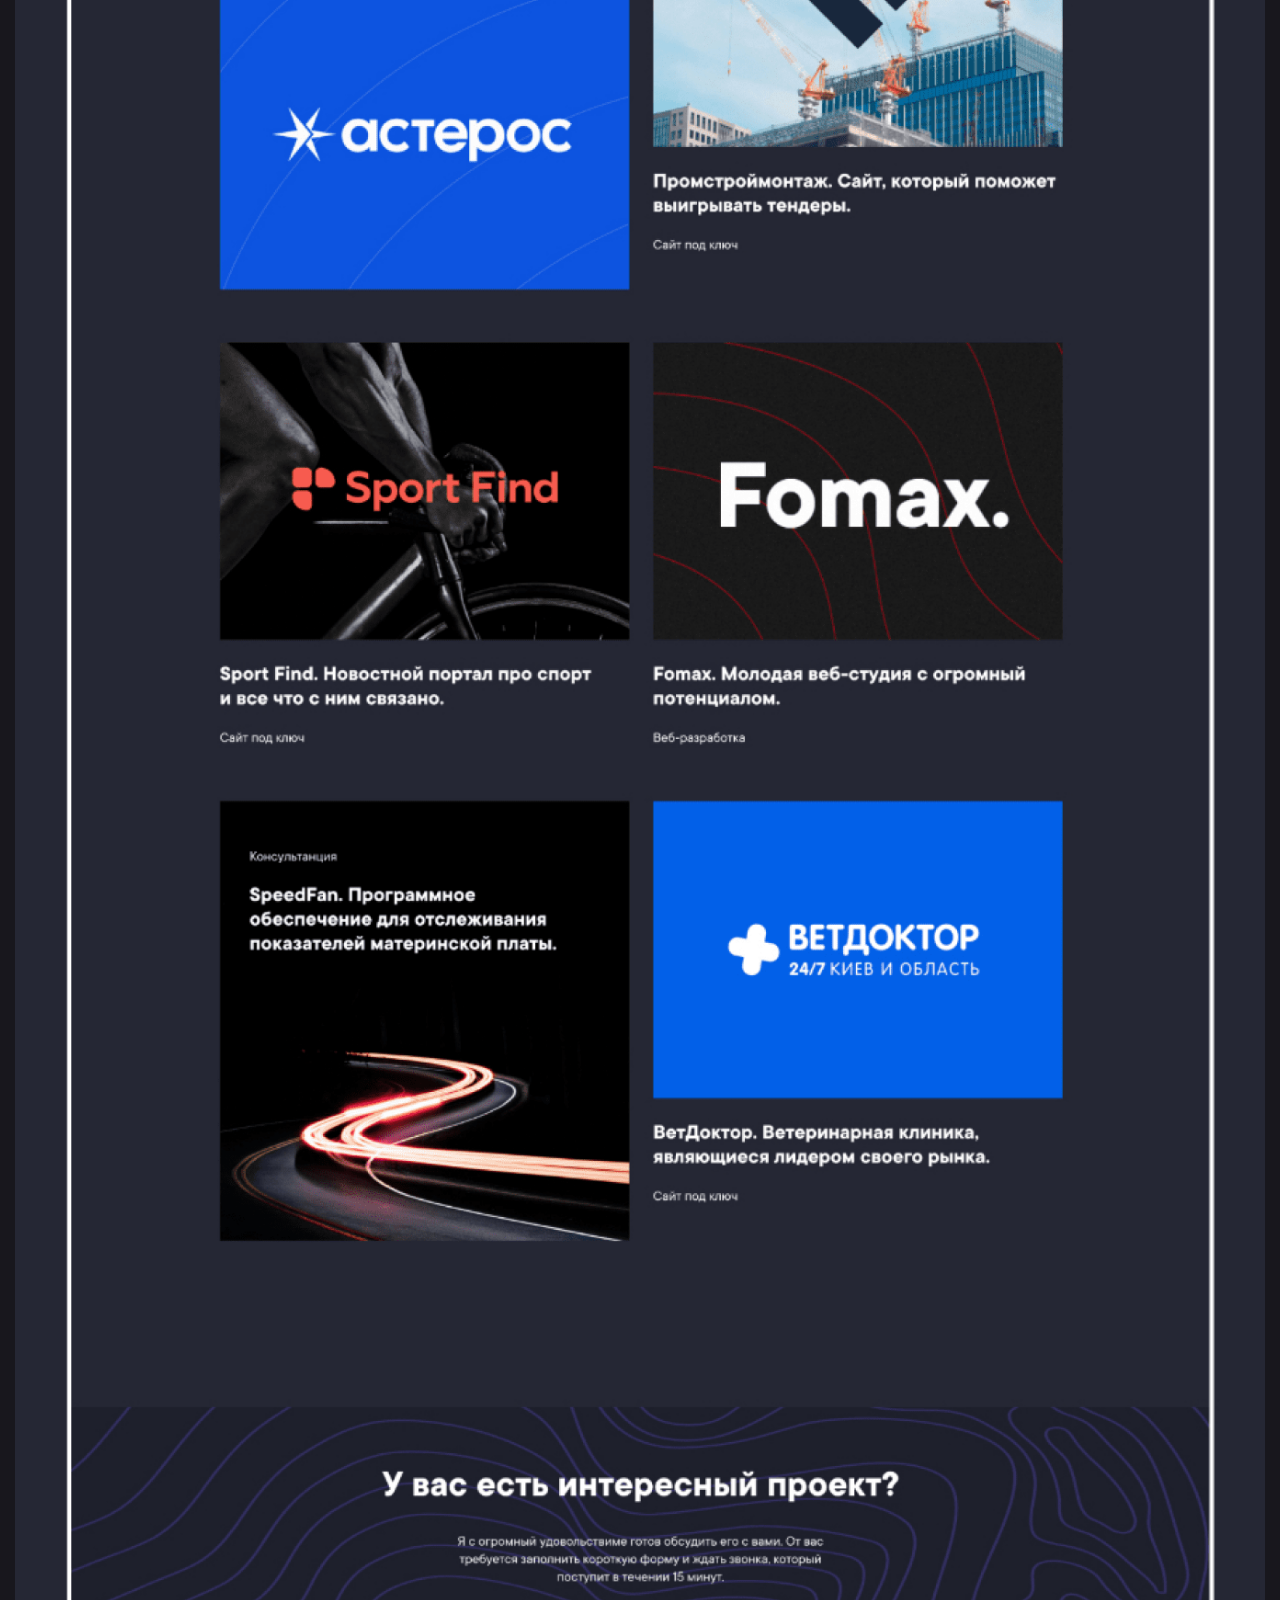
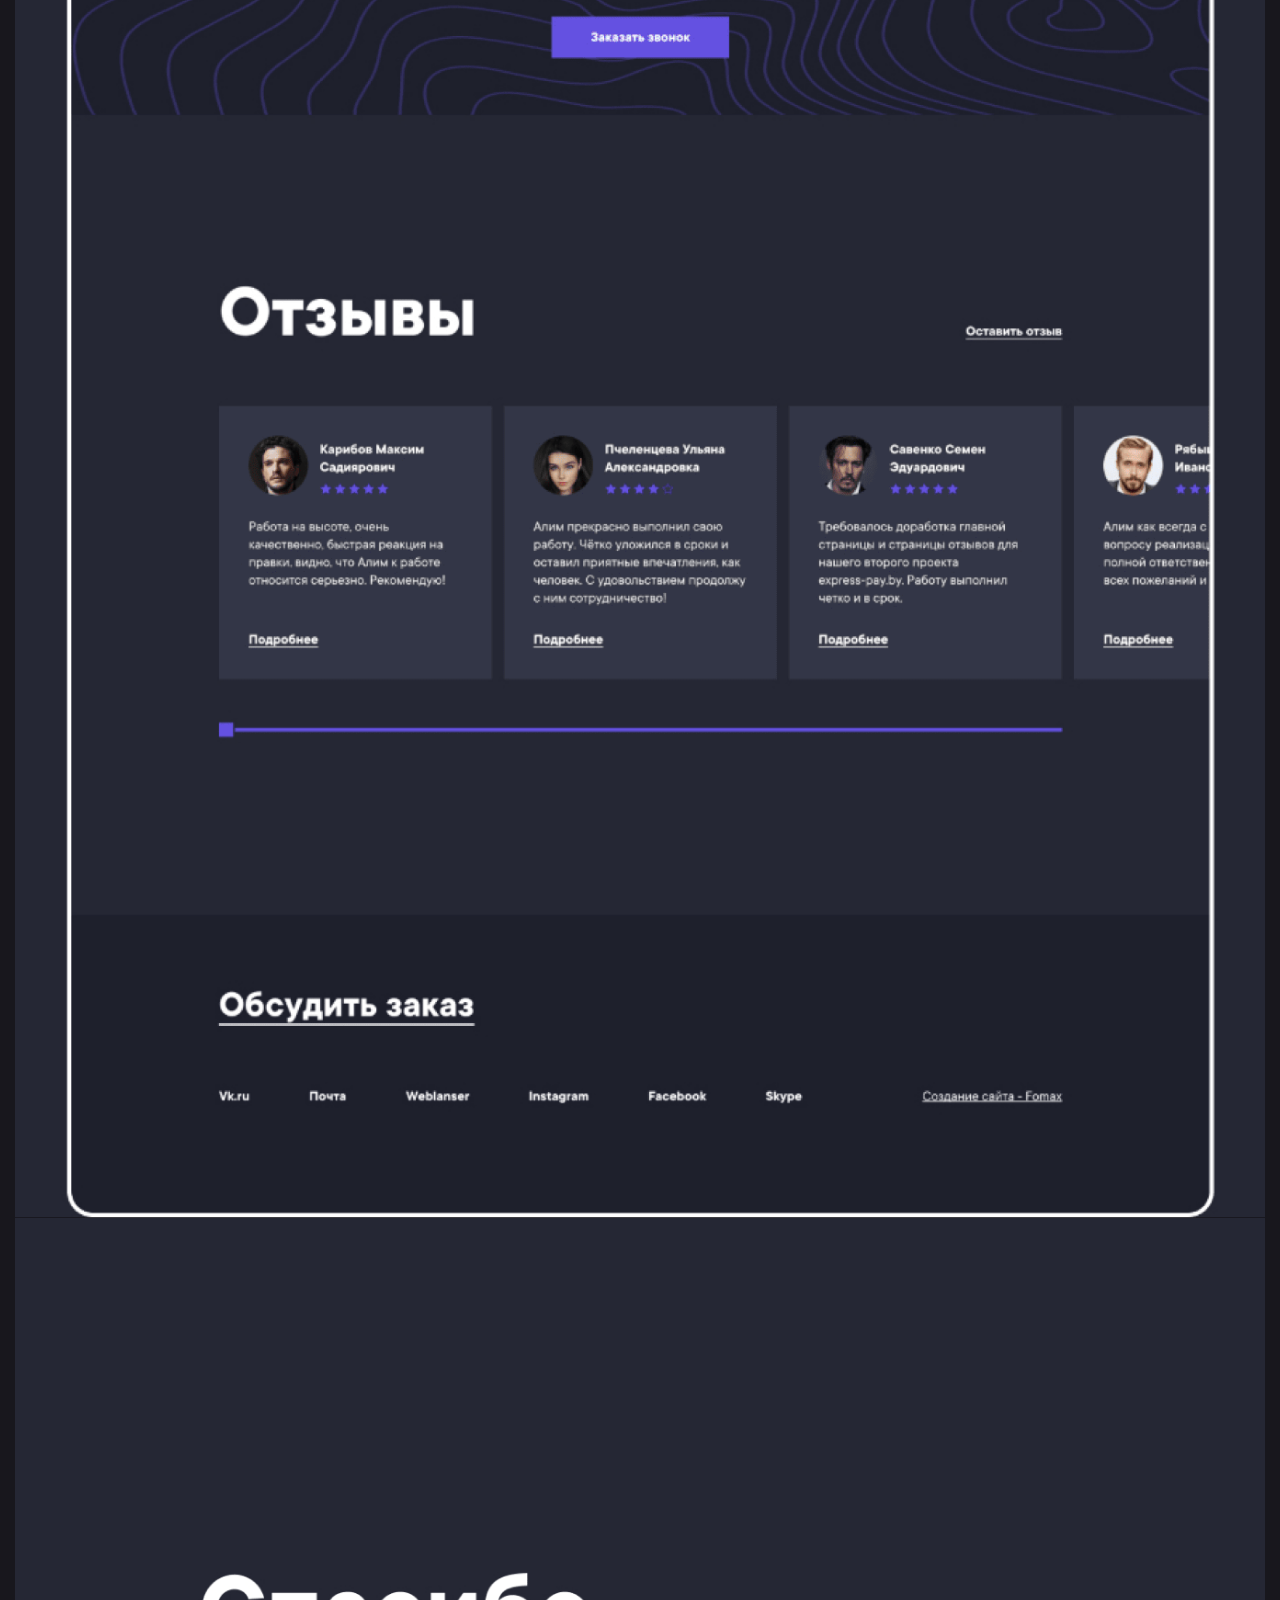
<file: pages/works/disign-syte/work_1.html>
<!DOCTYPE html>
<html lang="ru">
  <head>
    <meta charset="UTF-8" />
    <meta
      name="viewport"
      content="width=device-width, initial-scale=1.0, user-scalable=no"
    />
    <link
      rel="shortout icon"
      type="image/x-icon"
      href="/recources/img/fav-icon/favicon.ico"
    />
    <link rel="stylesheet" href="/style/normolize.css" />
    <link rel="stylesheet" href="/style/all.css" />
    <title>Ахметов Алим</title>
  </head>
  <body>
    <section class="popup">
      <div class="container">
        <div class="popup__inner">
          <img
            class="popup__image popup__close"
            src="/recources/img/popup/close.png"
            alt="close-image"
          />

          <h2 class="popup__title">
            Политика в отношении обработки персональных данных
          </h2>

          <div class="popup__content">
            <h3 class="popup__subtitle">1. Общие положения</h3>
            <p class="popup__text">
              Настоящая политика обработки персональных данных составлена в
              соответствии с требованиями Федерального закона от 27.07.2006.
              №152-ФЗ «О персональных данных» и определяет порядок обработки
              персональных данных и меры по обеспечению безопасности
              персональных данных Карибов Максим Садиярович (далее – Оператор).
              Оператор ставит своей важнейшей целью и условием осуществления
              своей деятельности соблюдение прав и свобод человека и гражданина
              при обработке его персональных данных, в том числе защиты прав на
              неприкосновенность частной жизни, личную и семейную тайну.
              Настоящая политика Оператора в отношении обработки персональных
              данных (далее – Политика) применяется ко всей информации, которую
              Оператор может получить о посетителях веб-сайта
              http://maksimkaribov.ru.
            </p>

            <h3 class="popup__subtitle">
              2. Основные понятия, используемые в Политике
            </h3>
            <p class="popup__text">
              Автоматизированная обработка персональных данных – обработка
              персональных данных с помощью средств вычислительной техники;
              Блокирование персональных данных – временное прекращение обработки
              персональных данных (за исключением случаев, если обработка
              необходима для уточнения персональных данных); Веб-сайт –
              совокупность графических и информационных материалов, а также
              программ для ЭВМ и баз данных, обеспечивающих их доступность в
              сети интернет по сетевому адресу http://maksimkaribov.ru;
              Информационная система персональных данных — совокупность
              содержащихся в базах данных персональных данных, и обеспечивающих
              их обработку информационных технологий и технических средств;
              Обезличивание персональных данных — действия, в результате которых
              невозможно определить без использования дополнительной информации
              принадлежность персональных данных конкретному Пользователю или
              иному субъекту персональных данных; Обработка персональных данных
              – любое действие (операция) или совокупность действий (операций),
              совершаемых с использованием средств автоматизации или без
              использования таких средств с персональными данными, включая сбор,
              запись, систематизацию, накопление, хранение, уточнение
              (обновление, изменение), извлечение, использование, передачу
              (распространение, предоставление, доступ), обезличивание,
              блокирование, удаление, уничтожение персональных данных; Оператор
              – государственный орган, муниципальный орган, юридическое или
              физическое лицо, самостоятельно или совместно с другими лицами
              организующие и (или) осуществляющие обработку персональных данных,
              а также определяющие цели обработки персональных данных, состав
              персональных данных, подлежащих обработке, действия (операции),
              совершаемые с персональными данными; Персональные данные – любая
              информация, относящаяся прямо или косвенно к определенному или
              определяемому Пользователю веб-сайта http://maksimkaribov.ru;
              Пользователь – любой посетитель веб-сайта http://maksimkaribov.ru;
              Предоставление персональных данных – действия, направленные на
              раскрытие персональных данных определенному лицу или определенному
              кругу лиц; Распространение персональных данных – любые действия,
              направленные на раскрытие персональных данных неопределенному
              кругу лиц (передача персональных данных) или на ознакомление с
              персональными данными неограниченного круга лиц, в том числе
              обнародование персональных данных в средствах массовой информации,
              размещение в информационно-телекоммуникационных сетях или
              предоставление доступа к персональным данным каким-либо иным
              способом; Трансграничная передача персональных данных – передача
              персональных данных на территорию иностранного государства органу
              власти иностранного государства, иностранному физическому или
              иностранному юридическому лицу; Уничтожение персональных данных –
              любые действия, в результате которых персональные данные
              уничтожаются безвозвратно с невозможностью дальнейшего
              восстановления содержания персональных данных в информационной
              системе персональных данных и (или) результате которых
              уничтожаются материальные носители персональных данных.
            </p>

            <h3 class="popup__subtitle">
              3. Оператор может обрабатывать следующие персональные данные
              Пользователя
            </h3>
            <p class="popup__text">
              Фамилия, имя, отчество; Электронный адрес; Номера телефонов; Также
              на сайте происходит сбор и обработка обезличенных данных о
              посетителях (в т.ч. файлов «cookie») с помощью сервисов
              интернет-статистики (Яндекс Метрика и Гугл Аналитика и других).
              Вышеперечисленные данные далее по тексту Политики объединены общим
              понятием Персональные данные.
            </p>

            <h3 class="popup__subtitle">
              4. Цели обработки персональных данных
            </h3>
            <p class="popup__text">
              Цель обработки персональных данных Пользователя — информирование
              Пользователя посредством отправки электронных писем. Также
              Оператор имеет право направлять Пользователю уведомления о новых
              продуктах и услугах, специальных предложениях и различных
              событиях. Пользователь всегда может отказаться от получения
              информационных сообщений, направив Оператору письмо на адрес
              электронной почты maksimfel@yandex.ru с пометкой «Отказ от
              уведомлениях о новых продуктах и услугах и специальных
              предложениях». Обезличенные данные Пользователей, собираемые с
              помощью сервисов интернет-статистики, служат для сбора информации
              о действиях Пользователей на сайте, улучшения качества сайта и его
              содержания.
            </p>

            <h3 class="popup__subtitle">
              5. Правовые основания обработки персональных данных
            </h3>
            <p class="popup__text">
              Оператор обрабатывает персональные данные Пользователя только в
              случае их заполнения и/или отправки Пользователем самостоятельно
              через специальные формы, расположенные на сайте
              http://maksimkaribov.ru. Заполняя соответствующие формы и/или
              отправляя свои персональные данные Оператору, Пользователь
              выражает свое согласие с данной Политикой. Оператор обрабатывает
              обезличенные данные о Пользователе в случае, если это разрешено в
              настройках браузера Пользователя (включено сохранение файлов
              «cookie» и использование технологии JavaScript).
            </p>

            <h3 class="popup__subtitle">
              6. Порядок сбора, хранения, передачи и других видов обработки
              персональных данных
            </h3>
            <p class="popup__text">
              Безопасность персональных данных, которые обрабатываются
              Оператором, обеспечивается путем реализации правовых,
              организационных и технических мер, необходимых для выполнения в
              полном объеме требований действующего законодательства в области
              защиты персональных данных. Оператор обеспечивает сохранность
              персональных данных и принимает все возможные меры, исключающие
              доступ к персональным данным неуполномоченных лиц. Персональные
              данные Пользователя никогда, ни при каких условиях не будут
              переданы третьим лицам, за исключением случаев, связанных с
              исполнением действующего законодательства. В случае выявления
              неточностей в персональных данных, Пользователь может
              актуализировать их самостоятельно, путем направления Оператору
              уведомление на адрес электронной почты Оператора
              maksimfel@yandex.ru с пометкой «Актуализация персональных данных».
              Срок обработки персональных данных является неограниченным.
              Пользователь может в любой момент отозвать свое согласие на
              обработку персональных данных, направив Оператору уведомление
              посредством электронной почты на электронный адрес Оператора
              maksimfel@yandex.ru с пометкой «Отзыв согласия на обработку
              персональных данных».
            </p>

            <h3 class="popup__subtitle">
              7. Трансграничная передача персональных данных
            </h3>
            <p class="popup__text">
              Оператор до начала осуществления трансграничной передачи
              персональных данных обязан убедиться в том, что иностранным
              государством, на территорию которого предполагается осуществлять
              передачу персональных данных, обеспечивается надежная защита прав
              субъектов персональных данных. Трансграничная передача
              персональных данных на территории иностранных государств, не
              отвечающих вышеуказанным требованиям, может осуществляться только
              в случае наличия согласия в письменной форме субъекта персональных
              данных на трансграничную передачу его персональных данных и/или
              исполнения договора, стороной которого является субъект
              персональных данных.
            </p>

            <h3 class="popup__subtitle">8. Заключительные положения</h3>
            <p class="popup__text">
              Пользователь может получить любые разъяснения по интересующим
              вопросам, касающимся обработки его персональных данных,
              обратившись к Оператору с помощью электронной почты
              maksimfel@yandex.ru. В данном документе будут отражены любые
              изменения политики обработки персональных данных Оператором.
              Политика действует бессрочно до замены ее новой версией.
              Актуальная версия Политики в свободном доступе расположена в сети
              Интернет по адресу http://maksimkaribov.ru/policy.
            </p>
          </div>
        </div>
      </div>
    </section>

    <section class="hidden">
      <div class="hidden__wrapper">
        <ul class="hidden-menu menu">
          <li class="menu__item">
            <a class="menu__link hidden-link" href="/index.html">Главная</a>
          </li>
          <li class="menu__item">
            <a class="menu__link" target="_blank" href="/about.html">Обо мне</a>
          </li>
          <!-- <li class="menu__item">
              <a class="menu__link hidden-link" href="#Footer">Контакты</a>
            </li>   -->
        </ul>

        <a class="hidden__link hidden-link link" href="#Order">Связаться</a>

        <a
          class="hidden__link_mail hidden-links link-2"
          href="mailto:maksimfel@yandex.ru"
          >maksimfel@yandex.ru</a
        >

        <a
          class="hidden__link_number hidden-links link-2"
          href="tel:89897033483"
          >8 (989) 703-34-83</a
        >

        <ul class="hidden-social">
          <li class="hidden-social__item">
            <a
              class="hidden-social__link link-2"
              href="https://wa.me/89897033483"
              >Whatsapp</a
            >
          </li>
          <li class="hidden-social__item">
            <a
              class="hidden-social__link link-2"
              href="https://www.behance.net/MaximKaribov"
              >Behance</a
            >
          </li>
          <li class="hidden-social__item">
            <a
              class="hidden-social__link link-2"
              href="https://teleg.run/KavkazMaksim"
              >Telegram</a
            >
          </li>
          <li class="hidden-social__item">
            <a class="hidden-social__link link-2" href="Skype:maksimfel"
              >Skype</a
            >
          </li>
        </ul>
      </div>
    </section>

    <header id="Header" class="header" data-aos="fade-down">
      <div class="header__container container">
        <nav class="navigation">
          <a
            ><img
              class="logo"
              src="/recources/img/header/logo.jpg"
              alt="logo-imagea"
          /></a>

          <ul class="header__menu menu">
            <li class="menu__item">
              <a class="menu__link" href="/index.html">Главная</a>
            </li>
            <li class="menu__item">
              <a class="menu__link" href="/about.html">Обо мне</a>
            </li>
            <li class="menu__item">
              <a class="menu__link" href="#Footer">Контакты</a>
            </li>
          </ul>

          <a class="header__link link" href="#Order">Связаться</a>

          <div class="burger">
            <span class="burger__line"></span>
            <span class="burger__line"></span>
            <span class="burger__line"></span>
          </div>
        </nav>
      </div>
    </header>

    <main class="main">
      <section class="work intro">
        <div class="intro__container container">
          <h1
            class="work__title intro__title title"
            data-aos="fade-up"
            data-aos-delay="100"
          >
            Сайт для веб-разработчика
          </h1>

          <div class="work-description">
            <div
              class="work-description__text"
              data-aos="fade-up"
              data-aos-delay="200"
            >
              <p class="work__text portfolio-item__text">
                Сайт для молодого и перспективного web-разработчика, cоздающего
                легкие и понятные сайты, которые помогут вам и вашему бизнесу.
              </p>

              <p class="work__text portfolio-item__text">
                Более десяти выполненных проектов, четыре года опыта и множество
                довольных клиентов, позволяют Алиму создавать единый
                пользовательский опыт, строить бизнес процессы ориентируясь на
                аналитику и показатели вашего бизнеса.
              </p>
            </div>
            <ul
              class="work-description__menu"
              data-aos="fade-up"
              data-aos-delay="300"
            >
              <li class="work-description__item">
                <a
                  href="https://www.behance.net/MaximKaribov"
                  class="work-description__link links"
                  >Behancе</a
                >
              </li>
              <li class="work-description__item">
                <a
                  href="https://www.behance.net/gallery/94772829/Site-for-web-developer"
                  class="work-description__link links"
                  >Ссылка на проект</a
                >
              </li>
            </ul>
          </div>
        </div>
      </section>

      <section class="work-images">
        <div class="work-images__container container">
          <img
            src="/recources/img/works/disign-syte/work-1/developer-1_min.png"
            alt="work_img_1"
          />
          <img
            src="/recources/img/works/disign-syte/work-1/developer-2_min.png"
            alt="work_img_2"
          />
          <img
            src="/recources/img/works/disign-syte/work-1/developer-3_min.png"
            alt="work_img_3"
          />
          <img
            src="/recources/img/works/disign-syte/work-1/developer-4_min.png"
            alt="work_img_4"
          />
          <img
            src="/recources/img/works/disign-syte/work-1/developer-5_min.png"
            alt="work_img_5"
          />
          <img
            src="/recources/img/works/disign-syte/work-1/developer-6_min.png"
            alt="work_img_6"
          />
          <img
            src="/recources/img/works/disign-syte/work-1/developer-7_min.png"
            alt="work_img_7"
          />
          <img
            src="/recources/img/works/disign-syte/work-1/developer-8_min.png"
            alt="work_img_8"
          />
          <img
            src="/recources/img/works/disign-syte/work-1/developer-9_min.png"
            alt="work_img_9"
          />
        </div>
      </section>

      <section id="Order" class="order">
        <div class="order__container container">
          <h2 class="order__title" data-aos="fade-down">
            <span class="order__text">У вас есть интересный проект?</span>
            <span class="order__text"
              >Заполните
              <span class="order__text_green">форму</span>&nbsp;ниже.</span
            >
          </h2>

          <form class="order__form form" data-aos="fade">
            <!-- Hidden Required Fields -->
            <input type="hidden" name="project_name" value="maximkaribov.ru" />
            <input
              type="hidden"
              name="admin_email"
              value="www.petrushkin@gmail.com"
            />
            <input type="hidden" name="form_subject" value="Первая форма" />
            <!-- END Hidden Required Fields -->

            <div class="order__input_wrap">
              <input
                class="order__input"
                required
                name="Имя"
                autocomplete="off"
                maxlength="30"
                placeholder="Имя"
                type="text"
              />
            </div>

            <div class="order__input_wrap">
              <input
                class="order__input"
                required
                name="Телефон"
                autocomplete="off"
                maxlength="30"
                placeholder="Телефон"
                type="tel"
              />
            </div>

            <div class="order__input_wrap">
              <input
                class="order__input"
                required
                name="Почта"
                autocomplete="off"
                maxlength="30"
                placeholder="Почта"
                type="email"
              />
            </div>

            <button class="order__button button" type="submit">
              Отправить
            </button>
          </form>
        </div>
      </section>
    </main>

    <footer id="Footer" class="footer">
      <div class="footer__container container">
        <div class="footer__head">
          <a
            class="footer__link_mail footer-link link-2"
            href="mailto:maksimfel@yandex.ru"
            >maksimfel@yandex.ru</a
          >

          <a class="footer__link_logo"
            ><img
              src="/recources/img/footer/logo.jpg"
              alt="logo-image"
              class="footer__logo logo"
          /></a>
        </div>

        <div class="footer__body">
          <a
            class="footer__link_number footer-link link-2"
            href="tel:89897033483"
            >8 (989) 703-34-83</a
          >

          <ul class="footer-social">
            <li class="footer-social__item">
              <a
                class="footer-social__link link-2"
                href="https://wa.me/89897033483"
                >Whatsapp</a
              >
            </li>
            <li class="footer-social__item">
              <a
                class="footer-social__link link-2"
                href="https://www.behance.net/MaximKaribov"
                >Behance</a
              >
            </li>
            <li class="footer-social__item">
              <a
                class="footer-social__link link-2"
                href="https://teleg.run/KavkazMaksim"
                >Telegram</a
              >
            </li>
            <li class="footer-social__item">
              <a class="footer-social__link link-2" href="Skype:maximfel"
                >Skype</a
              >
            </li>
          </ul>
        </div>

        <div class="footer__footer">
          <span class="footer__copy">© 2020 — Maxim Karibov</span>

          <button class="footer__conf button-popup link-2">
            Политика конфиденциальности
          </button>
        </div>
      </div>
    </footer>

    <div class="thank">
      <h3 class="thank__title">Все супер!</h3>

      <p class="thank__text text">
        Спасибо за обращение, в течении 20 минут я свяжусь с вами.
      </p>

      <button class="thank__close"></button>
    </div>

    <a href="#Header" class="back-to-top"></a>

    <script src="https://ajax.googleapis.com/ajax/libs/jquery/3.4.1/jquery.min.js"></script>
    <script src="https://unpkg.com/aos@next/dist/aos.js"></script>
    <script src="/scripts/all-index-jquery.js"></script>
    <script src="/scripts/all-index.js"></script>
  </body>
</html>
</file>
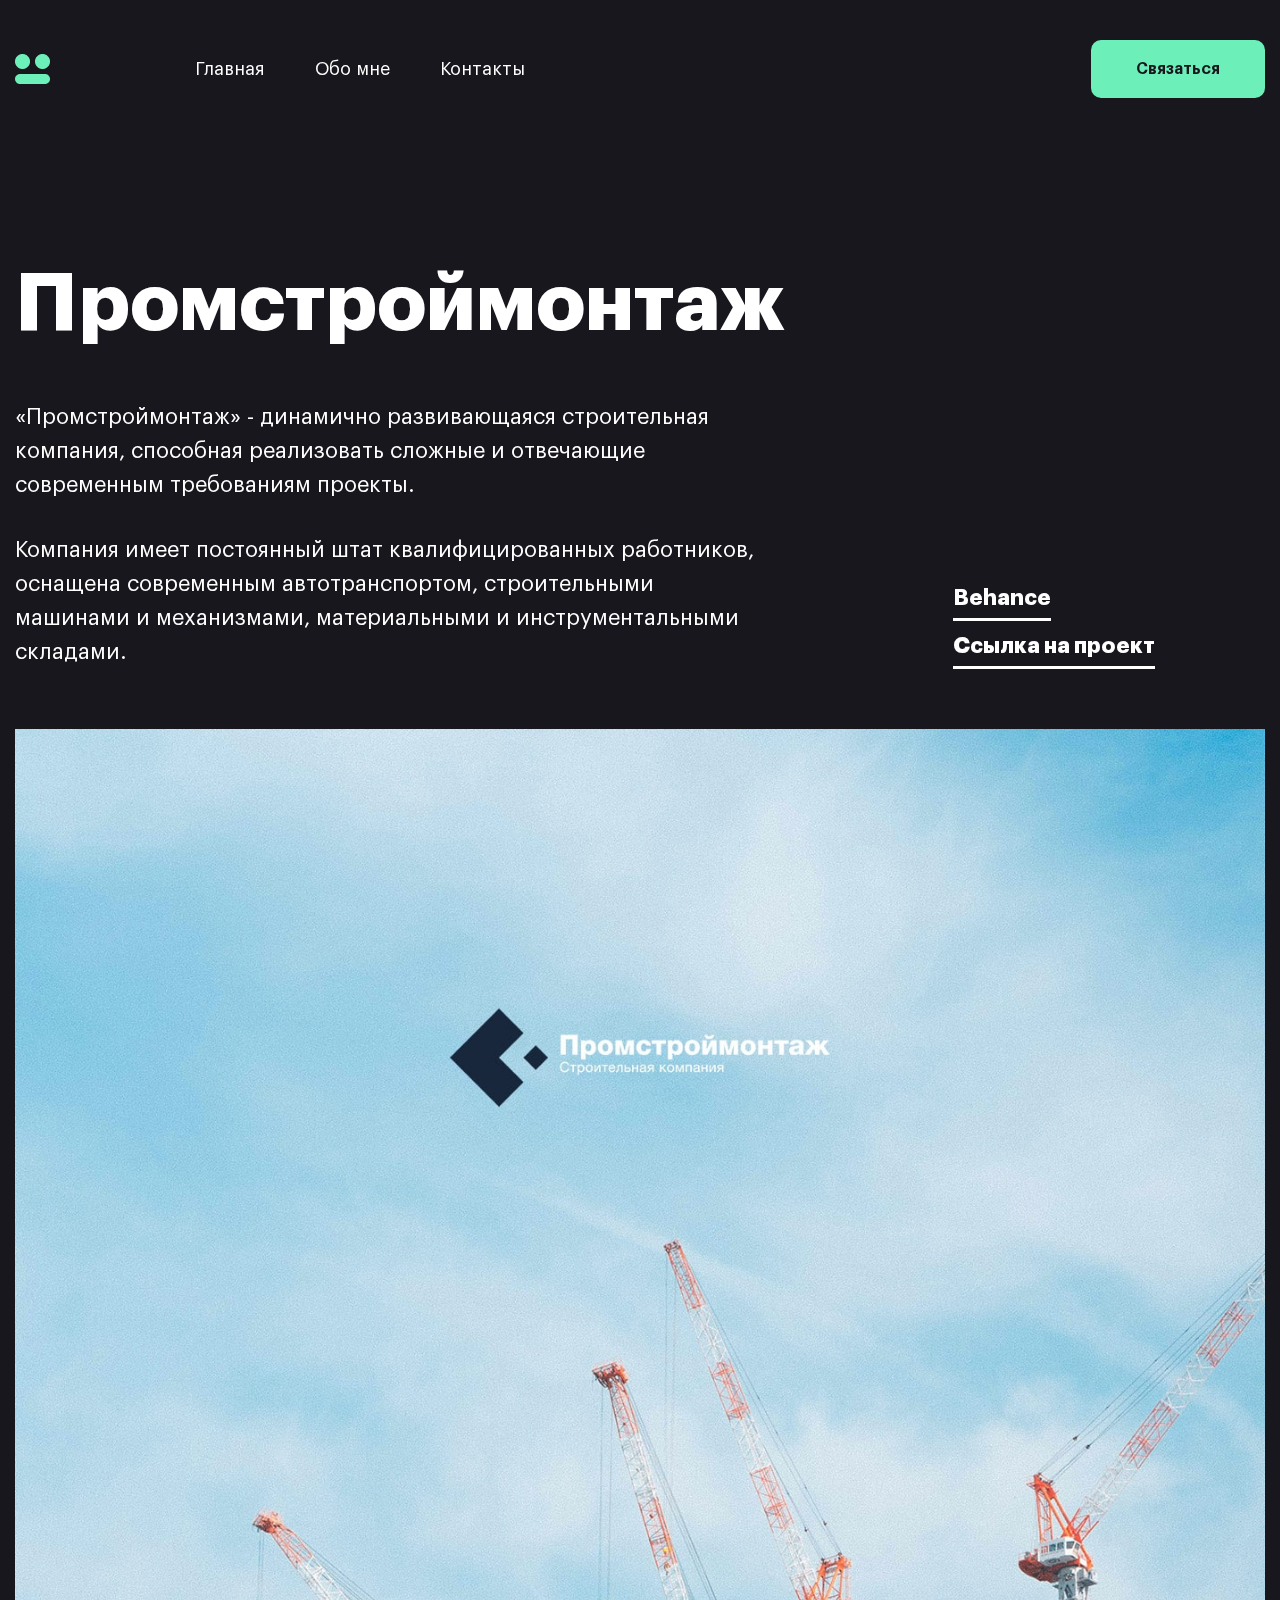
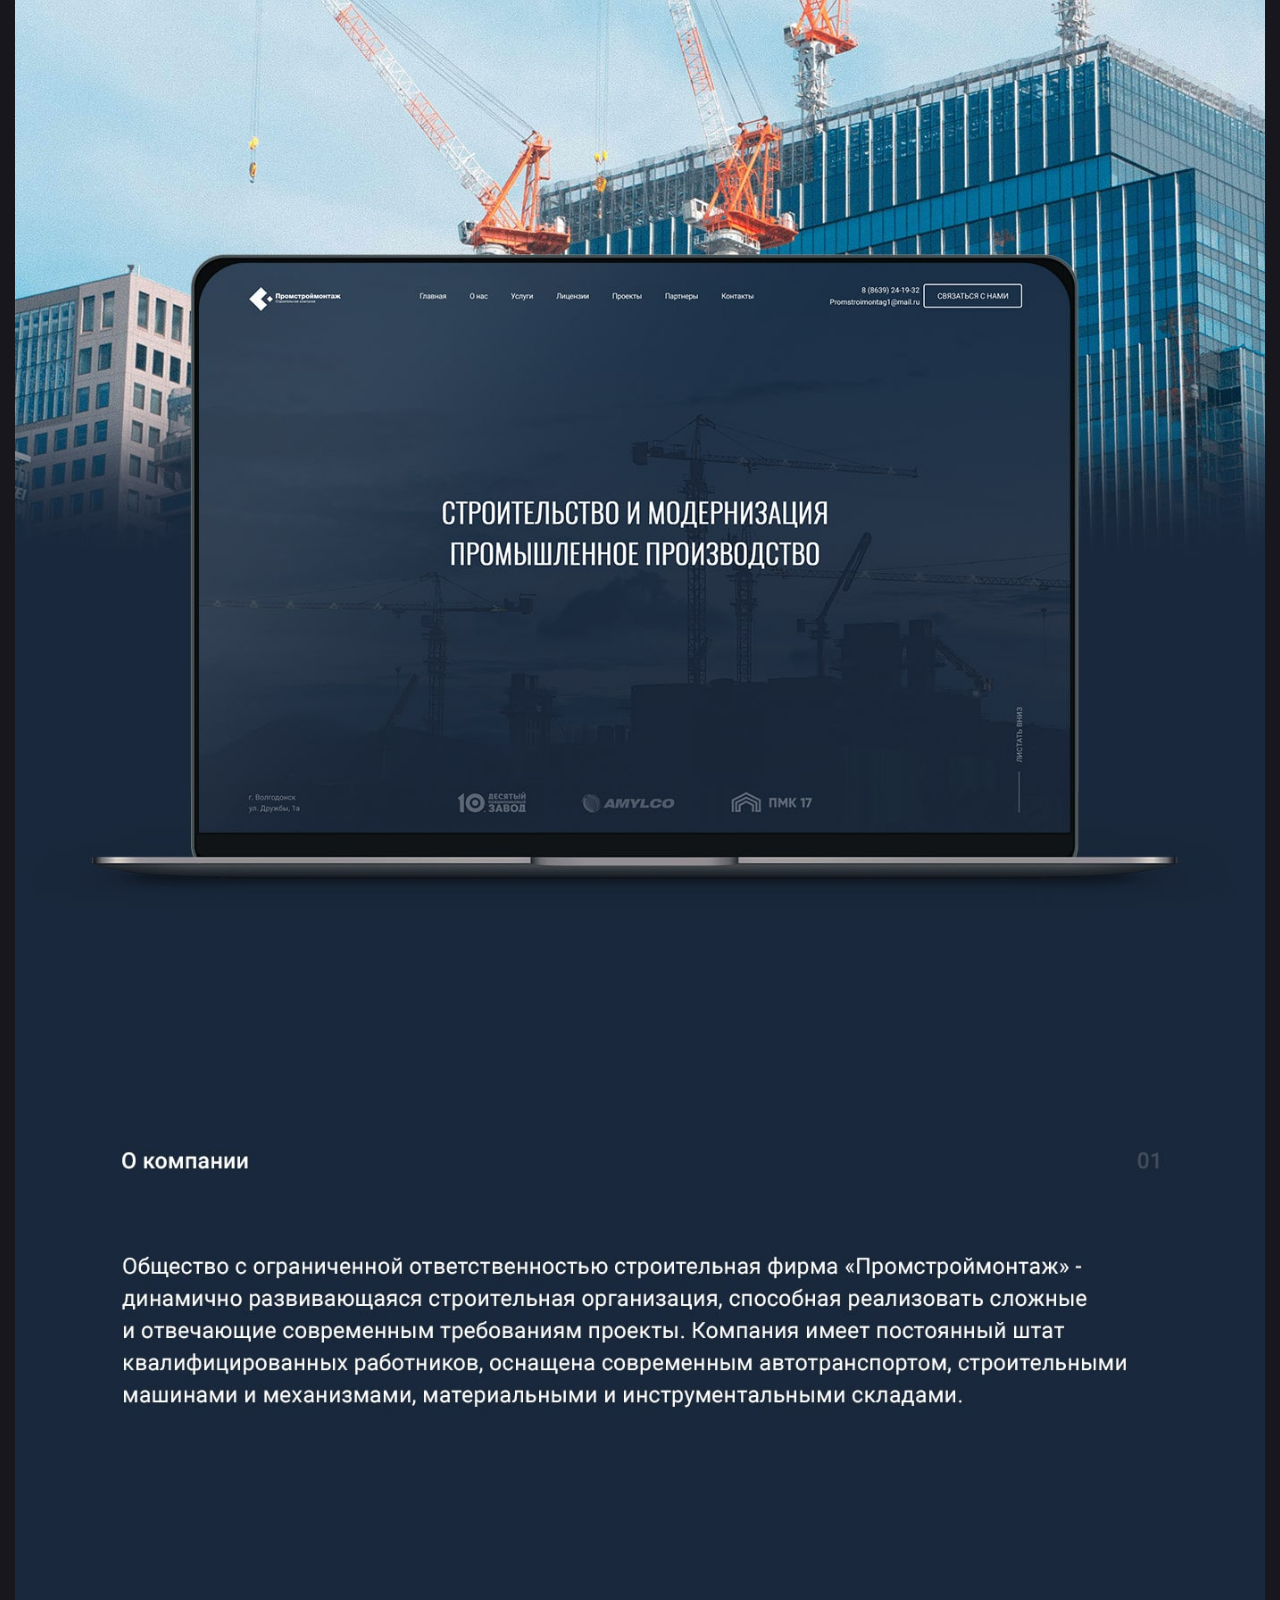
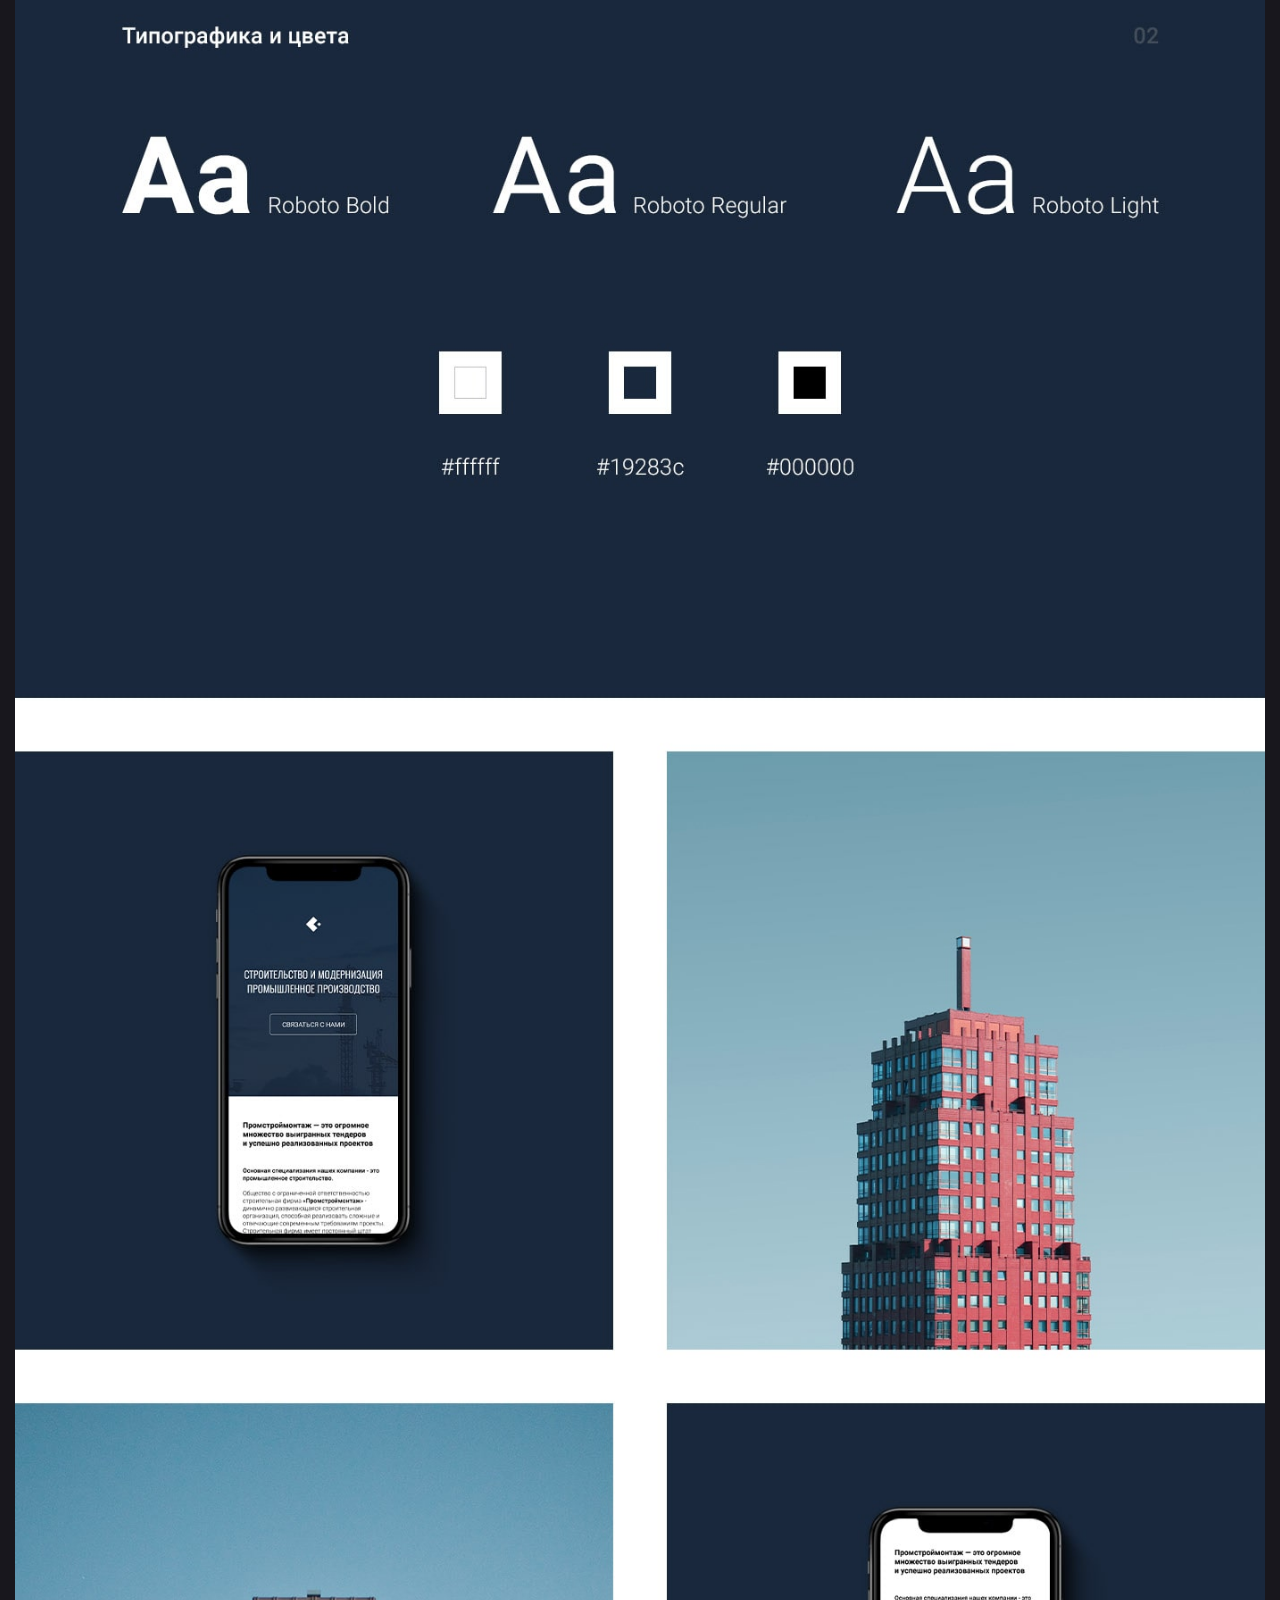
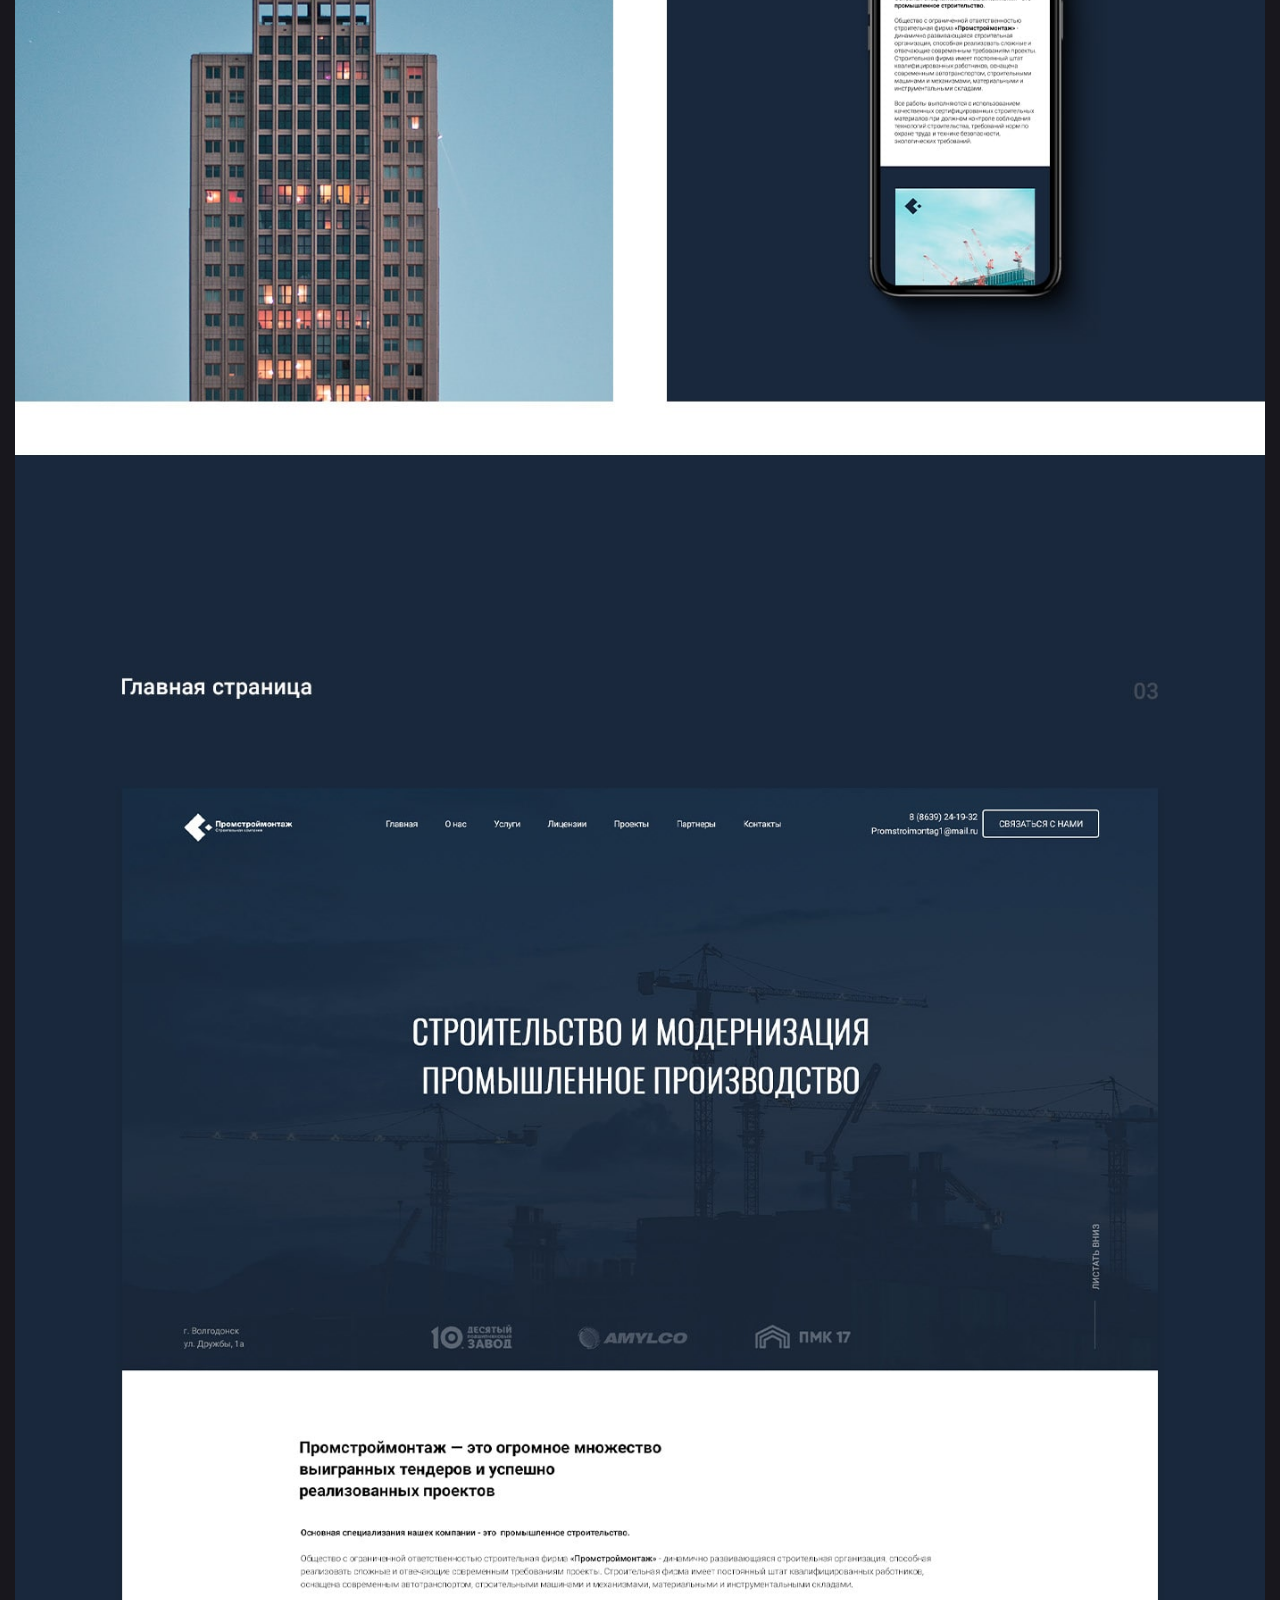
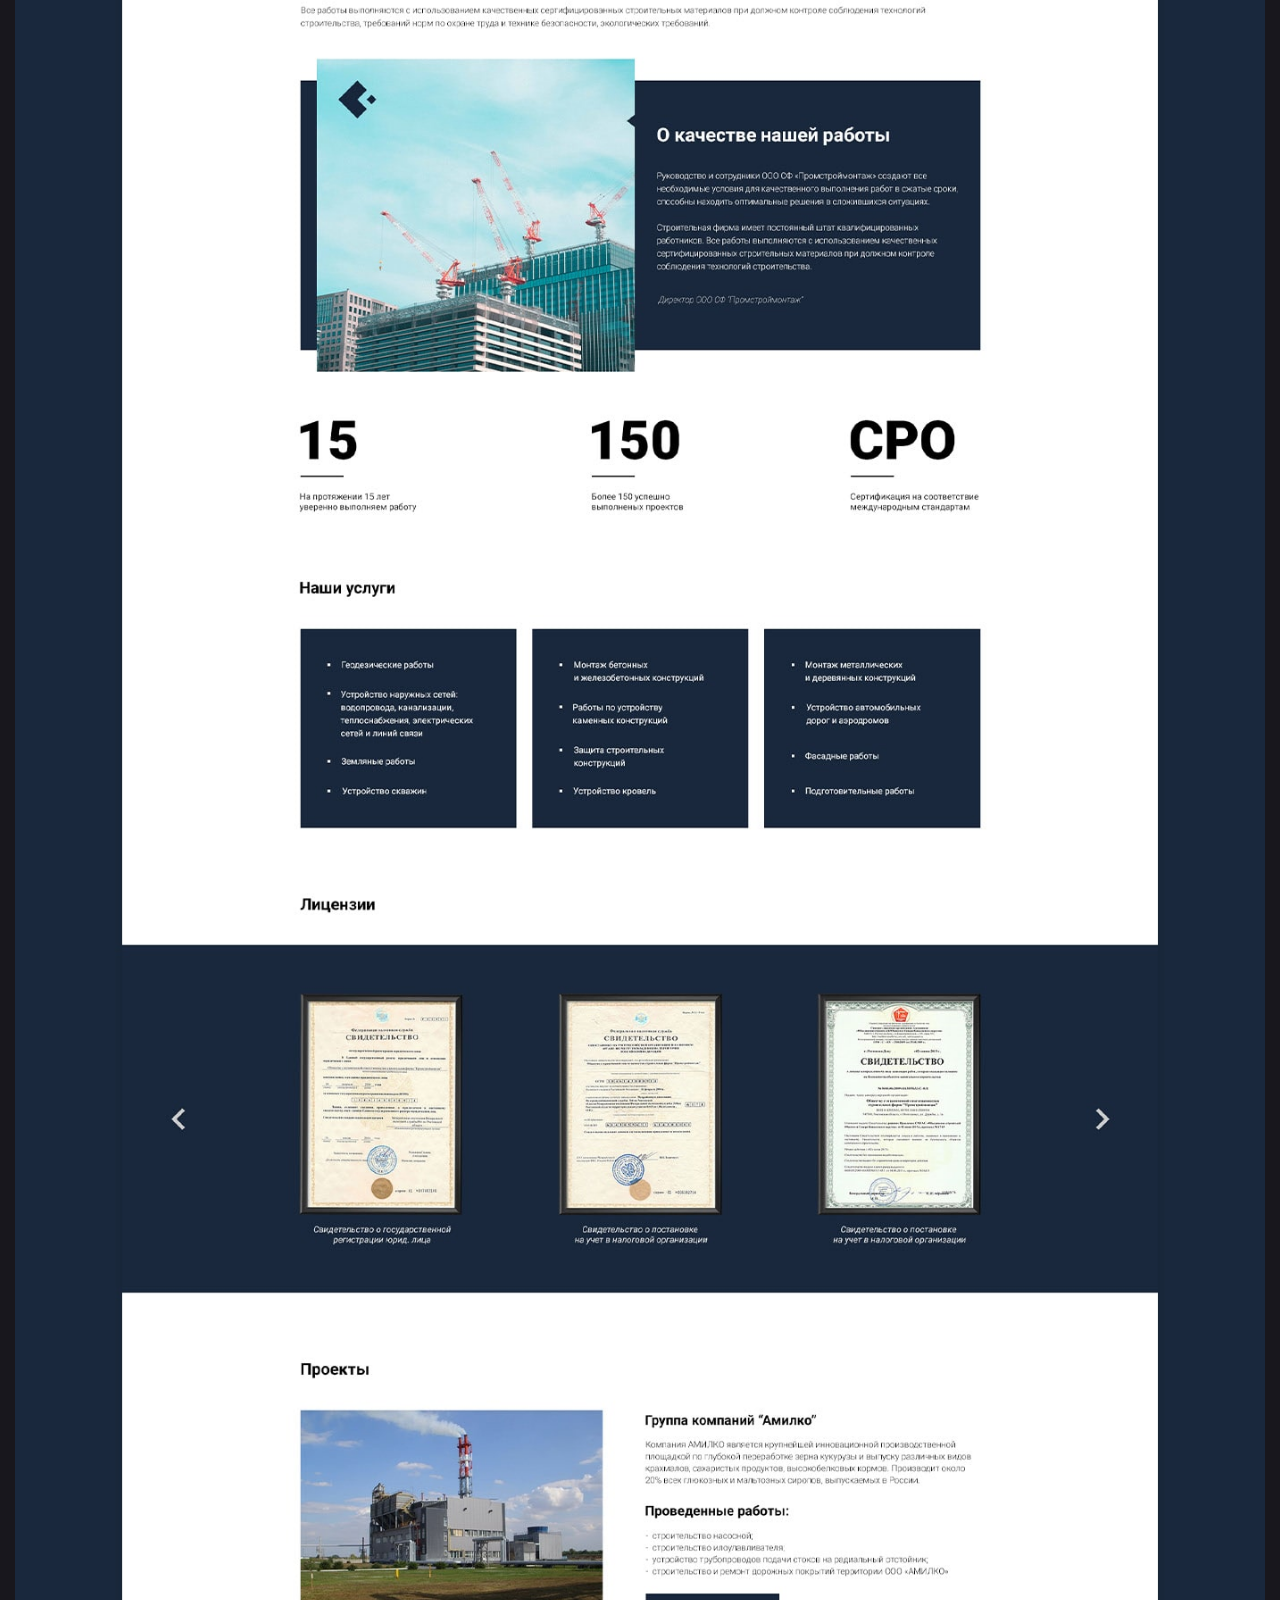
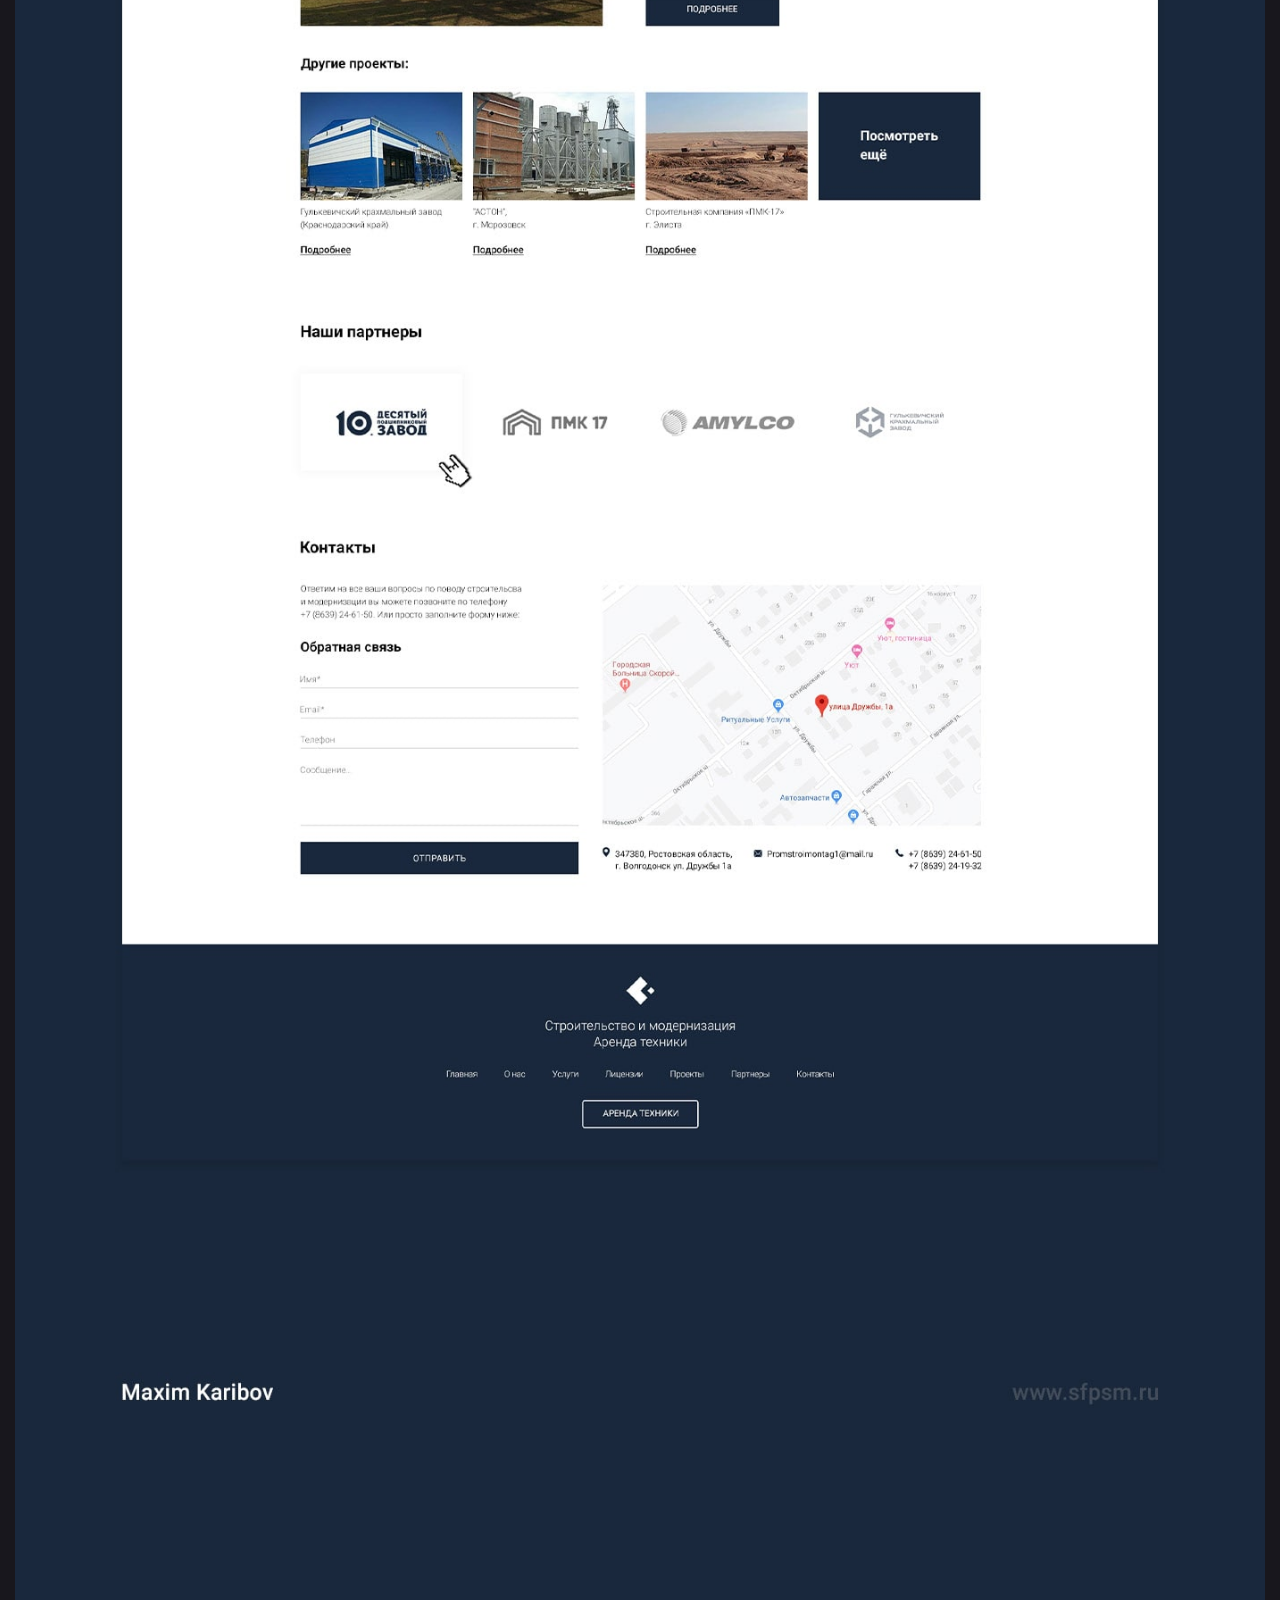
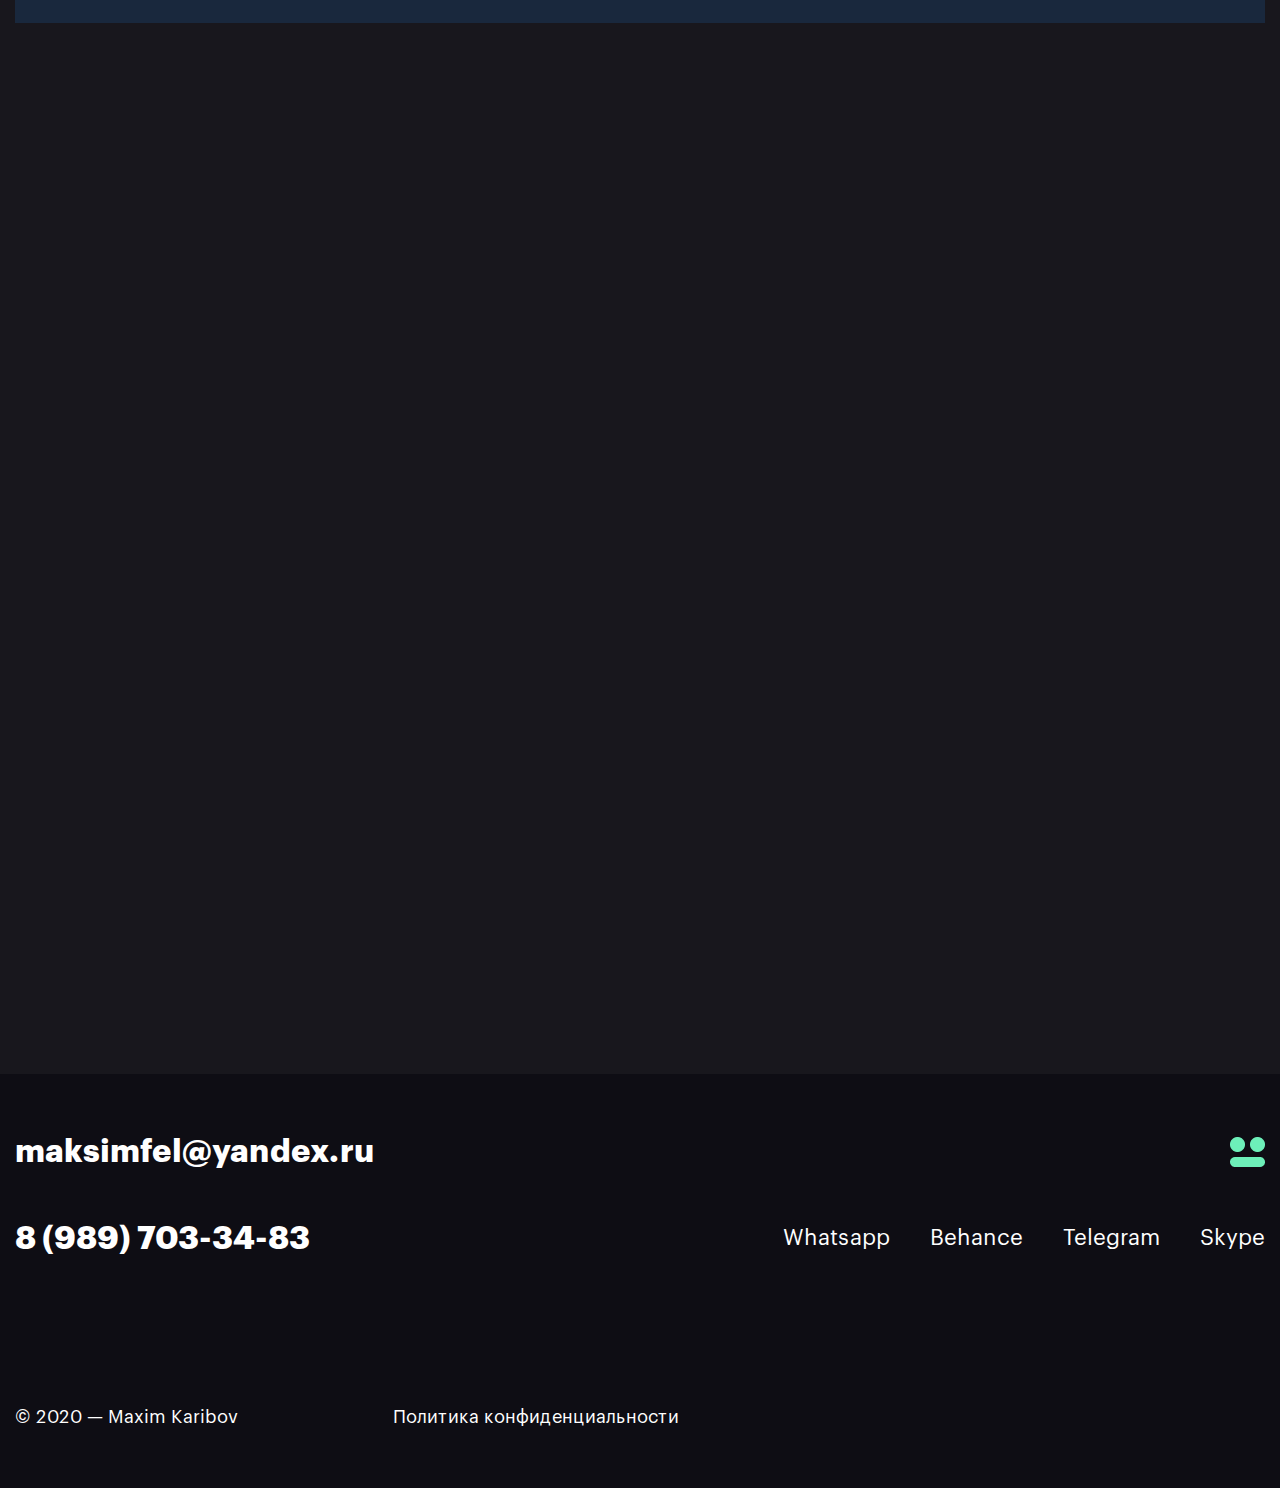
<file: pages/works/disign-syte/work_2.html>
<!DOCTYPE html>
<html lang="ru">
  <head>
    <meta charset="UTF-8" />
    <meta
      name="viewport"
      content="width=device-width, initial-scale=1.0, user-scalable=no"
    />
    <link
      rel="shortout icon"
      type="image/x-icon"
      href="/recources/img/fav-icon/favicon.ico"
    />
    <link rel="stylesheet" href="/style/normolize.css" />
    <link rel="stylesheet" href="/style/all.css" />
    <title>Промстроймонтаж</title>
  </head>
  <body>
    <section class="popup">
      <div class="container">
        <div class="popup__inner">
          <img
            class="popup__image popup__close"
            src="/recources/img/popup/close.png"
            alt="close-image"
          />

          <h2 class="popup__title">
            Политика в отношении обработки персональных данных
          </h2>

          <div class="popup__content">
            <h3 class="popup__subtitle">1. Общие положения</h3>
            <p class="popup__text">
              Настоящая политика обработки персональных данных составлена в
              соответствии с требованиями Федерального закона от 27.07.2006.
              №152-ФЗ «О персональных данных» и определяет порядок обработки
              персональных данных и меры по обеспечению безопасности
              персональных данных Карибов Максим Садиярович (далее – Оператор).
              Оператор ставит своей важнейшей целью и условием осуществления
              своей деятельности соблюдение прав и свобод человека и гражданина
              при обработке его персональных данных, в том числе защиты прав на
              неприкосновенность частной жизни, личную и семейную тайну.
              Настоящая политика Оператора в отношении обработки персональных
              данных (далее – Политика) применяется ко всей информации, которую
              Оператор может получить о посетителях веб-сайта
              http://maksimkaribov.ru.
            </p>

            <h3 class="popup__subtitle">
              2. Основные понятия, используемые в Политике
            </h3>
            <p class="popup__text">
              Автоматизированная обработка персональных данных – обработка
              персональных данных с помощью средств вычислительной техники;
              Блокирование персональных данных – временное прекращение обработки
              персональных данных (за исключением случаев, если обработка
              необходима для уточнения персональных данных); Веб-сайт –
              совокупность графических и информационных материалов, а также
              программ для ЭВМ и баз данных, обеспечивающих их доступность в
              сети интернет по сетевому адресу http://maksimkaribov.ru;
              Информационная система персональных данных — совокупность
              содержащихся в базах данных персональных данных, и обеспечивающих
              их обработку информационных технологий и технических средств;
              Обезличивание персональных данных — действия, в результате которых
              невозможно определить без использования дополнительной информации
              принадлежность персональных данных конкретному Пользователю или
              иному субъекту персональных данных; Обработка персональных данных
              – любое действие (операция) или совокупность действий (операций),
              совершаемых с использованием средств автоматизации или без
              использования таких средств с персональными данными, включая сбор,
              запись, систематизацию, накопление, хранение, уточнение
              (обновление, изменение), извлечение, использование, передачу
              (распространение, предоставление, доступ), обезличивание,
              блокирование, удаление, уничтожение персональных данных; Оператор
              – государственный орган, муниципальный орган, юридическое или
              физическое лицо, самостоятельно или совместно с другими лицами
              организующие и (или) осуществляющие обработку персональных данных,
              а также определяющие цели обработки персональных данных, состав
              персональных данных, подлежащих обработке, действия (операции),
              совершаемые с персональными данными; Персональные данные – любая
              информация, относящаяся прямо или косвенно к определенному или
              определяемому Пользователю веб-сайта http://maksimkaribov.ru;
              Пользователь – любой посетитель веб-сайта http://maksimkaribov.ru;
              Предоставление персональных данных – действия, направленные на
              раскрытие персональных данных определенному лицу или определенному
              кругу лиц; Распространение персональных данных – любые действия,
              направленные на раскрытие персональных данных неопределенному
              кругу лиц (передача персональных данных) или на ознакомление с
              персональными данными неограниченного круга лиц, в том числе
              обнародование персональных данных в средствах массовой информации,
              размещение в информационно-телекоммуникационных сетях или
              предоставление доступа к персональным данным каким-либо иным
              способом; Трансграничная передача персональных данных – передача
              персональных данных на территорию иностранного государства органу
              власти иностранного государства, иностранному физическому или
              иностранному юридическому лицу; Уничтожение персональных данных –
              любые действия, в результате которых персональные данные
              уничтожаются безвозвратно с невозможностью дальнейшего
              восстановления содержания персональных данных в информационной
              системе персональных данных и (или) результате которых
              уничтожаются материальные носители персональных данных.
            </p>

            <h3 class="popup__subtitle">
              3. Оператор может обрабатывать следующие персональные данные
              Пользователя
            </h3>
            <p class="popup__text">
              Фамилия, имя, отчество; Электронный адрес; Номера телефонов; Также
              на сайте происходит сбор и обработка обезличенных данных о
              посетителях (в т.ч. файлов «cookie») с помощью сервисов
              интернет-статистики (Яндекс Метрика и Гугл Аналитика и других).
              Вышеперечисленные данные далее по тексту Политики объединены общим
              понятием Персональные данные.
            </p>

            <h3 class="popup__subtitle">
              4. Цели обработки персональных данных
            </h3>
            <p class="popup__text">
              Цель обработки персональных данных Пользователя — информирование
              Пользователя посредством отправки электронных писем. Также
              Оператор имеет право направлять Пользователю уведомления о новых
              продуктах и услугах, специальных предложениях и различных
              событиях. Пользователь всегда может отказаться от получения
              информационных сообщений, направив Оператору письмо на адрес
              электронной почты maksimfel@yandex.ru с пометкой «Отказ от
              уведомлениях о новых продуктах и услугах и специальных
              предложениях». Обезличенные данные Пользователей, собираемые с
              помощью сервисов интернет-статистики, служат для сбора информации
              о действиях Пользователей на сайте, улучшения качества сайта и его
              содержания.
            </p>

            <h3 class="popup__subtitle">
              5. Правовые основания обработки персональных данных
            </h3>
            <p class="popup__text">
              Оператор обрабатывает персональные данные Пользователя только в
              случае их заполнения и/или отправки Пользователем самостоятельно
              через специальные формы, расположенные на сайте
              http://maksimkaribov.ru. Заполняя соответствующие формы и/или
              отправляя свои персональные данные Оператору, Пользователь
              выражает свое согласие с данной Политикой. Оператор обрабатывает
              обезличенные данные о Пользователе в случае, если это разрешено в
              настройках браузера Пользователя (включено сохранение файлов
              «cookie» и использование технологии JavaScript).
            </p>

            <h3 class="popup__subtitle">
              6. Порядок сбора, хранения, передачи и других видов обработки
              персональных данных
            </h3>
            <p class="popup__text">
              Безопасность персональных данных, которые обрабатываются
              Оператором, обеспечивается путем реализации правовых,
              организационных и технических мер, необходимых для выполнения в
              полном объеме требований действующего законодательства в области
              защиты персональных данных. Оператор обеспечивает сохранность
              персональных данных и принимает все возможные меры, исключающие
              доступ к персональным данным неуполномоченных лиц. Персональные
              данные Пользователя никогда, ни при каких условиях не будут
              переданы третьим лицам, за исключением случаев, связанных с
              исполнением действующего законодательства. В случае выявления
              неточностей в персональных данных, Пользователь может
              актуализировать их самостоятельно, путем направления Оператору
              уведомление на адрес электронной почты Оператора
              maksimfel@yandex.ru с пометкой «Актуализация персональных данных».
              Срок обработки персональных данных является неограниченным.
              Пользователь может в любой момент отозвать свое согласие на
              обработку персональных данных, направив Оператору уведомление
              посредством электронной почты на электронный адрес Оператора
              maksimfel@yandex.ru с пометкой «Отзыв согласия на обработку
              персональных данных».
            </p>

            <h3 class="popup__subtitle">
              7. Трансграничная передача персональных данных
            </h3>
            <p class="popup__text">
              Оператор до начала осуществления трансграничной передачи
              персональных данных обязан убедиться в том, что иностранным
              государством, на территорию которого предполагается осуществлять
              передачу персональных данных, обеспечивается надежная защита прав
              субъектов персональных данных. Трансграничная передача
              персональных данных на территории иностранных государств, не
              отвечающих вышеуказанным требованиям, может осуществляться только
              в случае наличия согласия в письменной форме субъекта персональных
              данных на трансграничную передачу его персональных данных и/или
              исполнения договора, стороной которого является субъект
              персональных данных.
            </p>

            <h3 class="popup__subtitle">8. Заключительные положения</h3>
            <p class="popup__text">
              Пользователь может получить любые разъяснения по интересующим
              вопросам, касающимся обработки его персональных данных,
              обратившись к Оператору с помощью электронной почты
              maksimfel@yandex.ru. В данном документе будут отражены любые
              изменения политики обработки персональных данных Оператором.
              Политика действует бессрочно до замены ее новой версией.
              Актуальная версия Политики в свободном доступе расположена в сети
              Интернет по адресу http://maksimkaribov.ru/policy.
            </p>
          </div>
        </div>
      </div>
    </section>

    <section class="hidden">
      <div class="hidden__wrapper">
        <ul class="hidden-menu menu">
          <li class="menu__item">
            <a class="menu__link hidden-link" href="/index.html">Главная</a>
          </li>
          <li class="menu__item">
            <a class="menu__link" target="_blank" href="/about.html">Обо мне</a>
          </li>
          <!-- <li class="menu__item">
              <a class="menu__link hidden-link" href="#Footer">Контакты</a>
            </li>   -->
        </ul>

        <a class="hidden__link hidden-link link" href="#Order">Связаться</a>

        <a
          class="hidden__link_mail hidden-links link-2"
          href="mailto:maksimfel@yandex.ru"
          >maksimfel@yandex.ru</a
        >

        <a
          class="hidden__link_number hidden-links link-2"
          href="tel:89897033483"
          >8 (989) 703-34-83</a
        >

        <ul class="hidden-social">
          <li class="hidden-social__item">
            <a
              class="hidden-social__link link-2"
              href="https://wa.me/89897033483"
              >Whatsapp</a
            >
          </li>
          <li class="hidden-social__item">
            <a
              class="hidden-social__link link-2"
              href="https://www.behance.net/MaximKaribov"
              >Behance</a
            >
          </li>
          <li class="hidden-social__item">
            <a
              class="hidden-social__link link-2"
              href="https://teleg.run/KavkazMaksim"
              >Telegram</a
            >
          </li>
          <li class="hidden-social__item">
            <a class="hidden-social__link link-2" href="Skype:maksimfel"
              >Skype</a
            >
          </li>
        </ul>
      </div>
    </section>

    <header id="Header" class="header" data-aos="fade-down">
      <div class="header__container container">
        <nav class="navigation">
          <a
            ><img
              class="logo"
              src="/recources/img/header/logo.jpg"
              alt="logo-imagea"
          /></a>

          <ul class="header__menu menu">
            <li class="menu__item">
              <a class="menu__link" href="/index.html">Главная</a>
            </li>
            <li class="menu__item">
              <a class="menu__link" href="/about.html">Обо мне</a>
            </li>
            <li class="menu__item">
              <a class="menu__link" href="#Footer">Контакты</a>
            </li>
          </ul>

          <a class="header__link link" href="#Order">Связаться</a>

          <div class="burger">
            <span class="burger__line"></span>
            <span class="burger__line"></span>
            <span class="burger__line"></span>
          </div>
        </nav>
      </div>
    </header>

    <main class="main">
      <section class="work intro">
        <div class="intro__container container">
          <h1
            class="work__title intro__title title"
            data-aos="fade-up"
            data-aos-delay="100"
          >
            Промстроймонтаж
          </h1>

          <div class="work-description">
            <div
              class="work-description__text"
              data-aos="fade-up"
              data-aos-delay="200"
            >
              <p class="work__text portfolio-item__text">
                «Промстроймонтаж» - динамично развивающаяся строительная
                компания, способная реализовать сложные и отвечающие современным
                требованиям проекты.
              </p>

              <p class="work__text portfolio-item__text">
                Компания имеет постоянный штат квалифицированных работников,
                оснащена современным автотранспортом, строительными машинами и
                механизмами, материальными и инструментальными складами.
              </p>
            </div>
            <ul
              class="work-description__menu"
              data-aos="fade-up"
              data-aos-delay="300"
            >
              <li class="work-description__item">
                <a
                  href="https://www.behance.net/MaximKaribov"
                  class="work-description__link links"
                  >Behancе</a
                >
              </li>
              <li class="work-description__item">
                <a
                  href="https://www.behance.net/gallery/86746859/promstrojmontazh-WebSite"
                  class="work-description__link links"
                  >Ссылка на проект</a
                >
              </li>
            </ul>
          </div>
        </div>
      </section>

      <section class="work-images">
        <div class="work-images__container container">
          <img
            src="/recources/img/works/disign-syte/work-2/prom_min.jpg"
            alt="work_img_1"
          />
          <!-- <img src="recources/img/work-1/work-1__2.png" alt="work_img_2">
            <img src="recources/img/work-1/work-1__3.png" alt="work_img_3">
            <img src="recources/img/work-1/work-1__4.png" alt="work_img_4">
            <img src="recources/img/work-1/work-1__5.png" alt="work_img_5">
            <img src="recources/img/work-1/work-1__6.png" alt="work_img_6">
            <img src="recources/img/work-1/work-1__7.png" alt="work_img_7">
            <img src="recources/img/work-1/work-1__8.png" alt="work_img_8">
            <img src="recources/img/work-1/work-1__9.png" alt="work_img_9"> -->
        </div>
      </section>

      <section id="Order" class="order">
        <div class="order__container container">
          <h2 class="order__title" data-aos="fade-down">
            <span class="order__text">У вас есть интересный проект?</span>
            <span class="order__text"
              >Заполните
              <span class="order__text_green">форму</span>&nbsp;ниже.</span
            >
          </h2>

          <form class="order__form form" data-aos="fade">
            <!-- Hidden Required Fields -->
            <input type="hidden" name="project_name" value="maximkaribov.ru" />
            <input
              type="hidden"
              name="admin_email"
              value="www.petrushkin@gmail.com"
            />
            <input type="hidden" name="form_subject" value="Первая форма" />
            <!-- END Hidden Required Fields -->

            <div class="order__input_wrap">
              <input
                class="order__input"
                required
                name="Имя"
                autocomplete="off"
                maxlength="30"
                placeholder="Имя"
                type="text"
              />
            </div>

            <div class="order__input_wrap">
              <input
                class="order__input"
                required
                name="Телефон"
                autocomplete="off"
                maxlength="30"
                placeholder="Телефон"
                type="tel"
              />
            </div>

            <div class="order__input_wrap">
              <input
                class="order__input"
                required
                name="Почта"
                autocomplete="off"
                maxlength="30"
                placeholder="Почта"
                type="email"
              />
            </div>

            <button class="order__button button" type="submit">
              Отправить
            </button>
          </form>
        </div>
      </section>
    </main>

    <footer id="Footer" class="footer">
      <div class="footer__container container">
        <div class="footer__head">
          <a
            class="footer__link_mail footer-link link-2"
            href="mailto:maksimfel@yandex.ru"
            >maksimfel@yandex.ru</a
          >

          <a class="footer__link_logo"
            ><img
              src="/recources/img/footer/logo.jpg"
              alt="logo-image"
              class="footer__logo logo"
          /></a>
        </div>

        <div class="footer__body">
          <a
            class="footer__link_number footer-link link-2"
            href="tel:89897033483"
            >8 (989) 703-34-83</a
          >

          <ul class="footer-social">
            <li class="footer-social__item">
              <a
                class="footer-social__link link-2"
                href="https://wa.me/89897033483"
                >Whatsapp</a
              >
            </li>
            <li class="footer-social__item">
              <a
                class="footer-social__link link-2"
                href="https://www.behance.net/MaximKaribov"
                >Behance</a
              >
            </li>
            <li class="footer-social__item">
              <a
                class="footer-social__link link-2"
                href="https://teleg.run/KavkazMaksim"
                >Telegram</a
              >
            </li>
            <li class="footer-social__item">
              <a class="footer-social__link link-2" href="Skype:maximfel"
                >Skype</a
              >
            </li>
          </ul>
        </div>

        <div class="footer__footer">
          <span class="footer__copy">© 2020 — Maxim Karibov</span>

          <button class="footer__conf button-popup link-2">
            Политика конфиденциальности
          </button>
        </div>
      </div>
    </footer>

    <div class="thank">
      <h3 class="thank__title">Все супер!</h3>

      <p class="thank__text text">
        Спасибо за обращение, в течении 20 минут я свяжусь с вами.
      </p>

      <button class="thank__close"></button>
    </div>

    <a href="#Header" class="back-to-top"></a>

    <script src="https://ajax.googleapis.com/ajax/libs/jquery/3.4.1/jquery.min.js"></script>
    <script src="https://unpkg.com/aos@next/dist/aos.js"></script>
    <script src="/scripts/all-index-jquery.js"></script>
    <script src="/scripts/all-index.js"></script>
  </body>
</html>
</file>
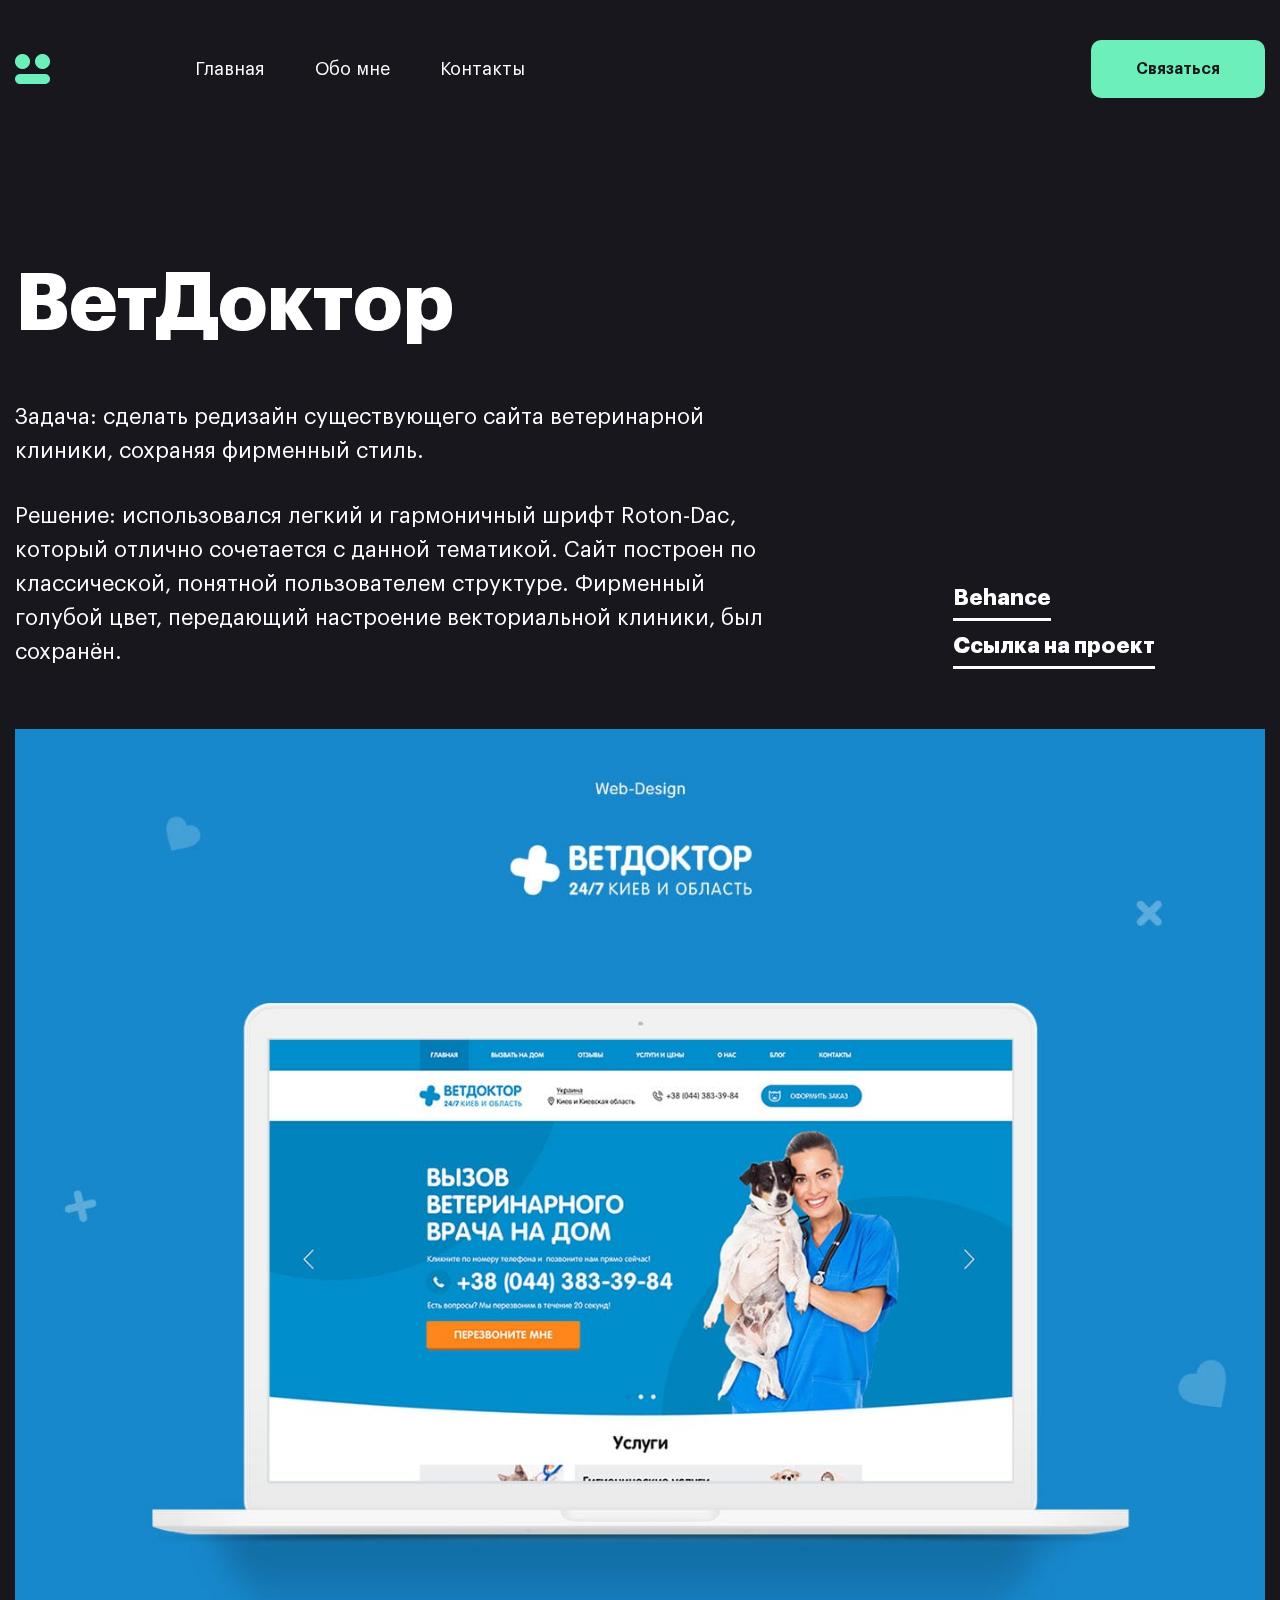
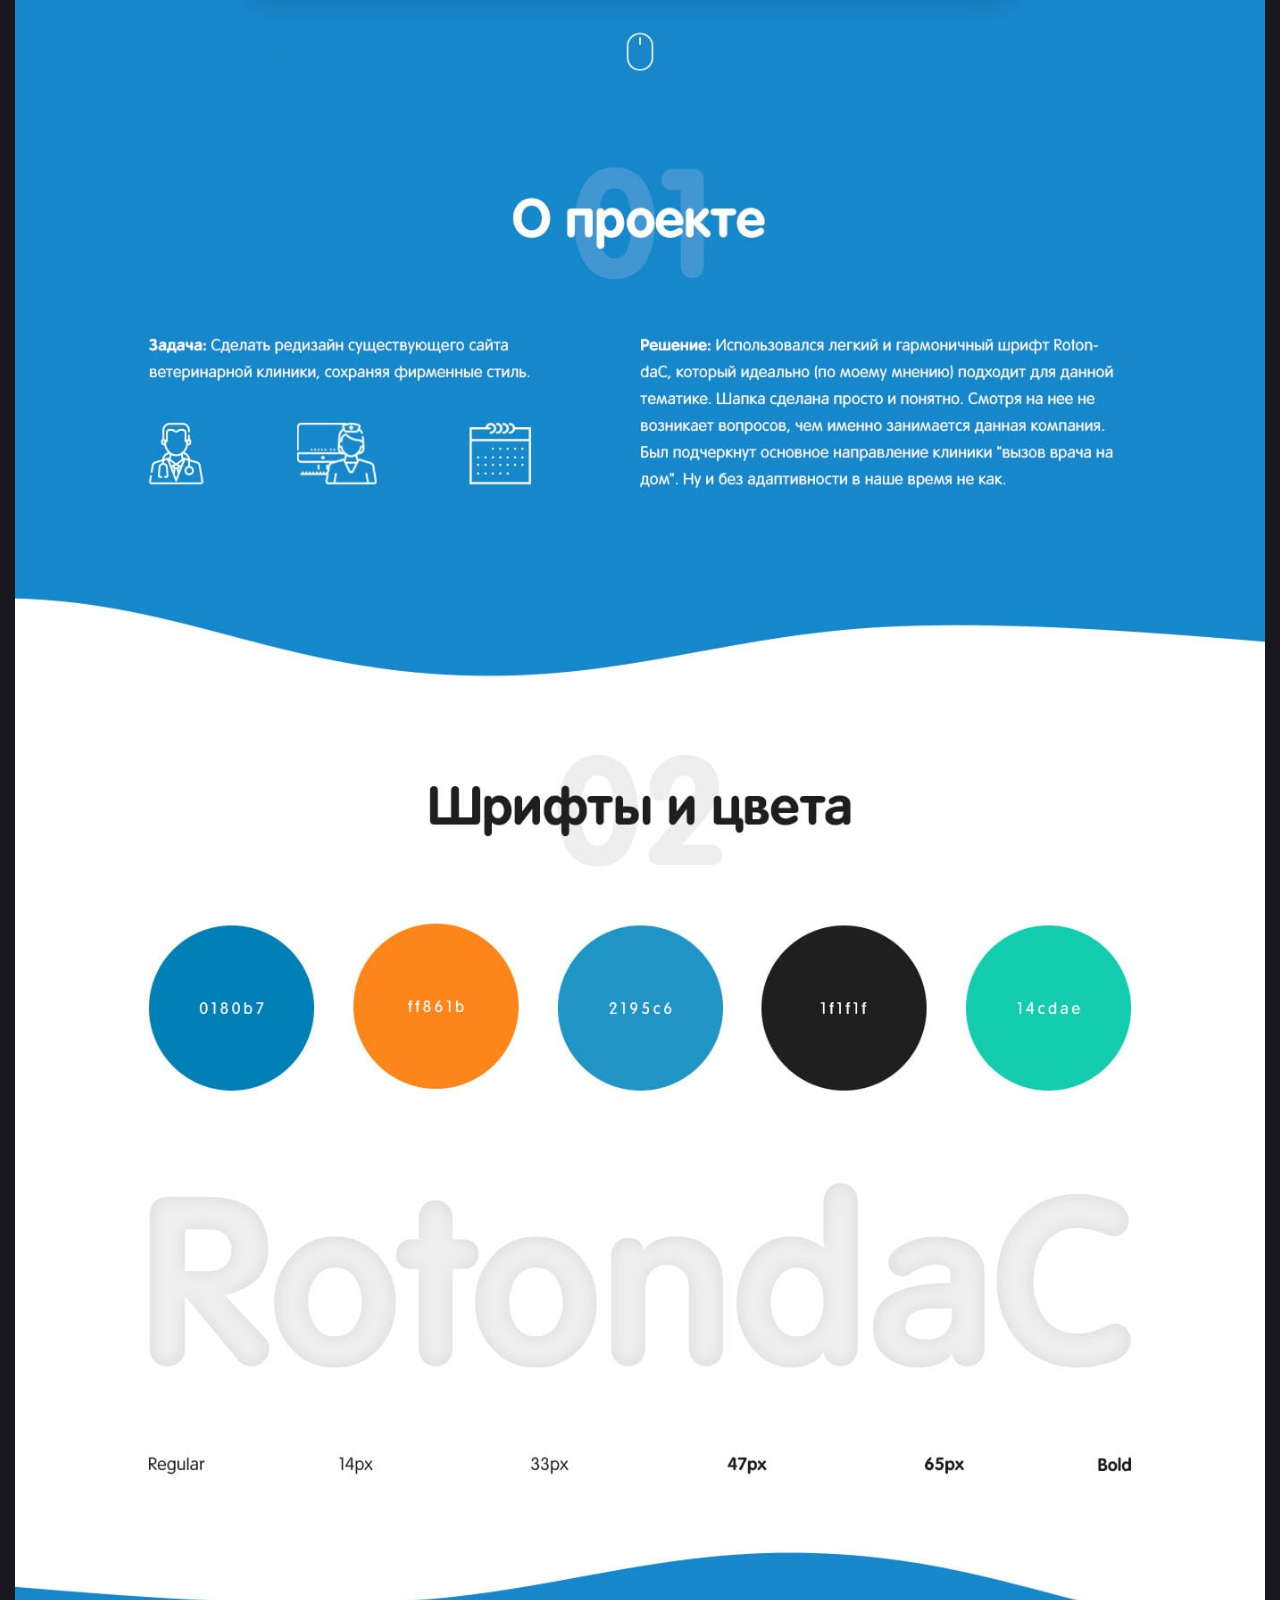
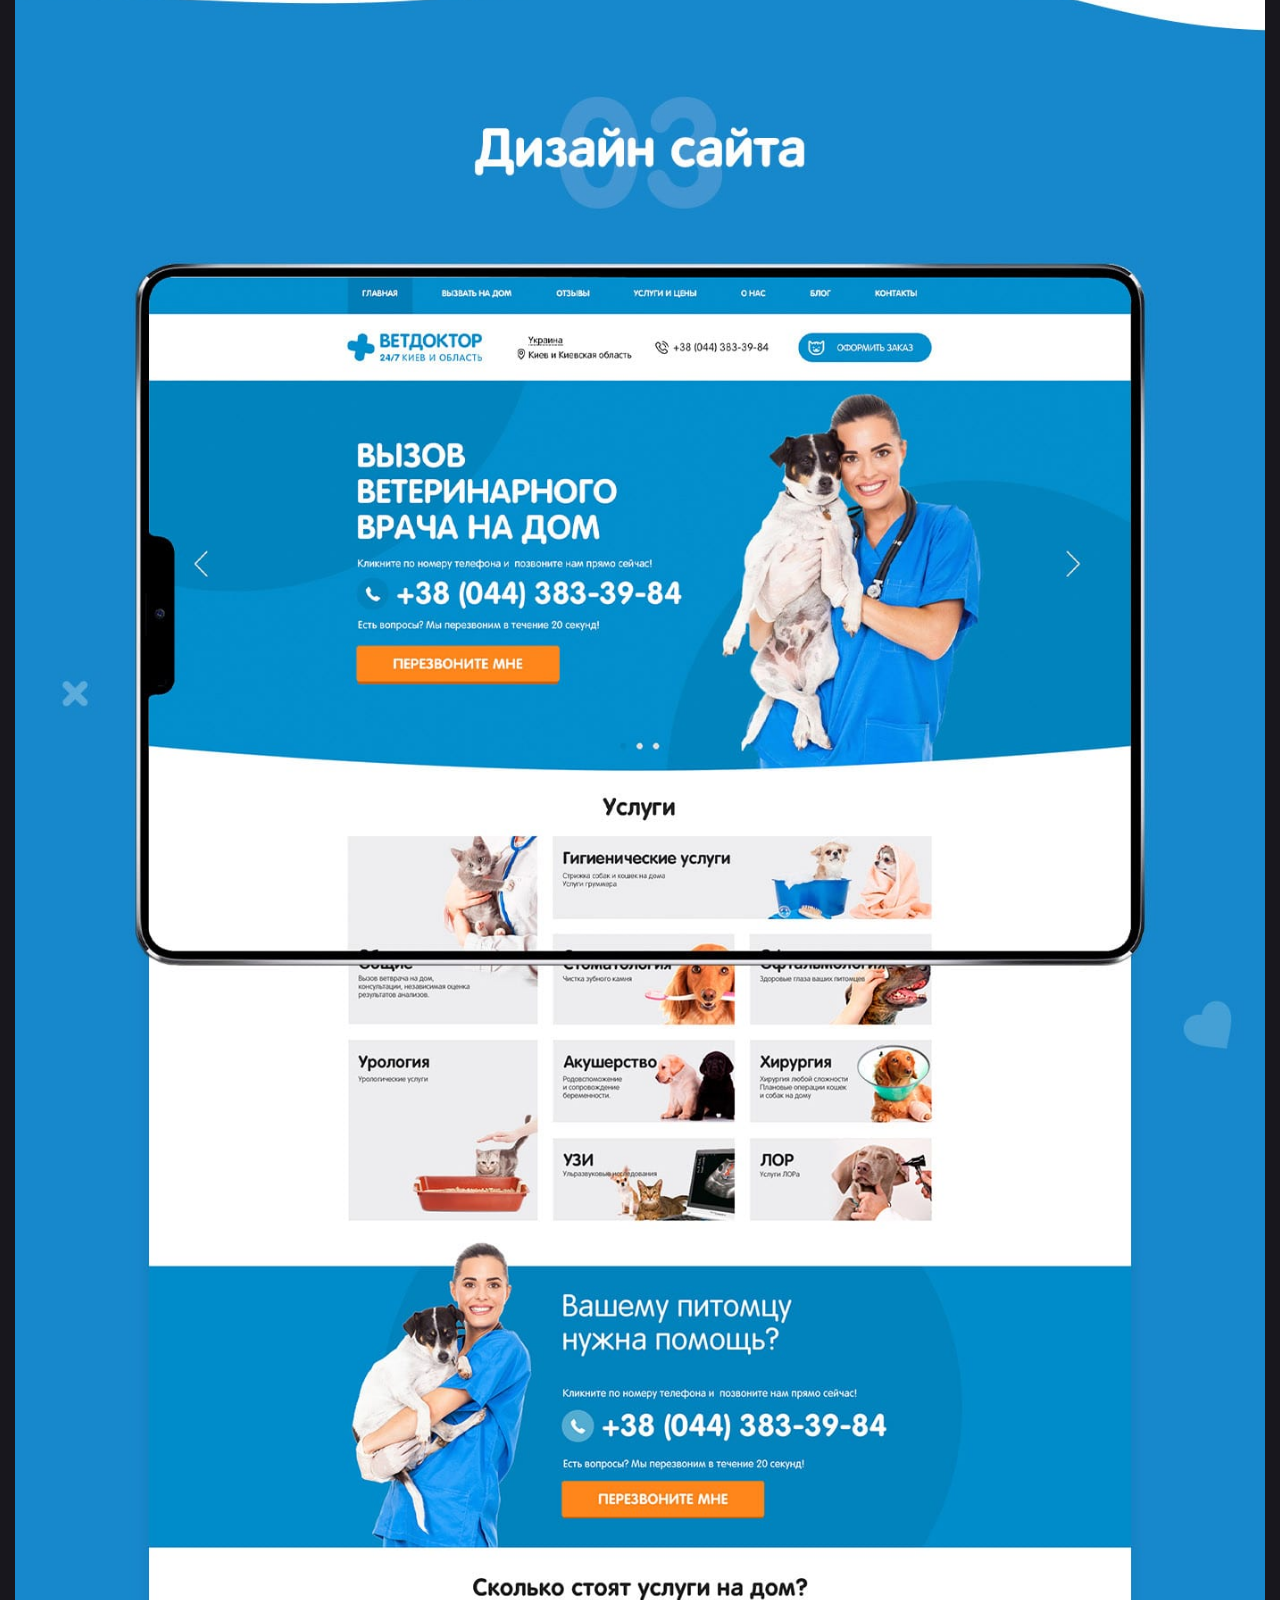
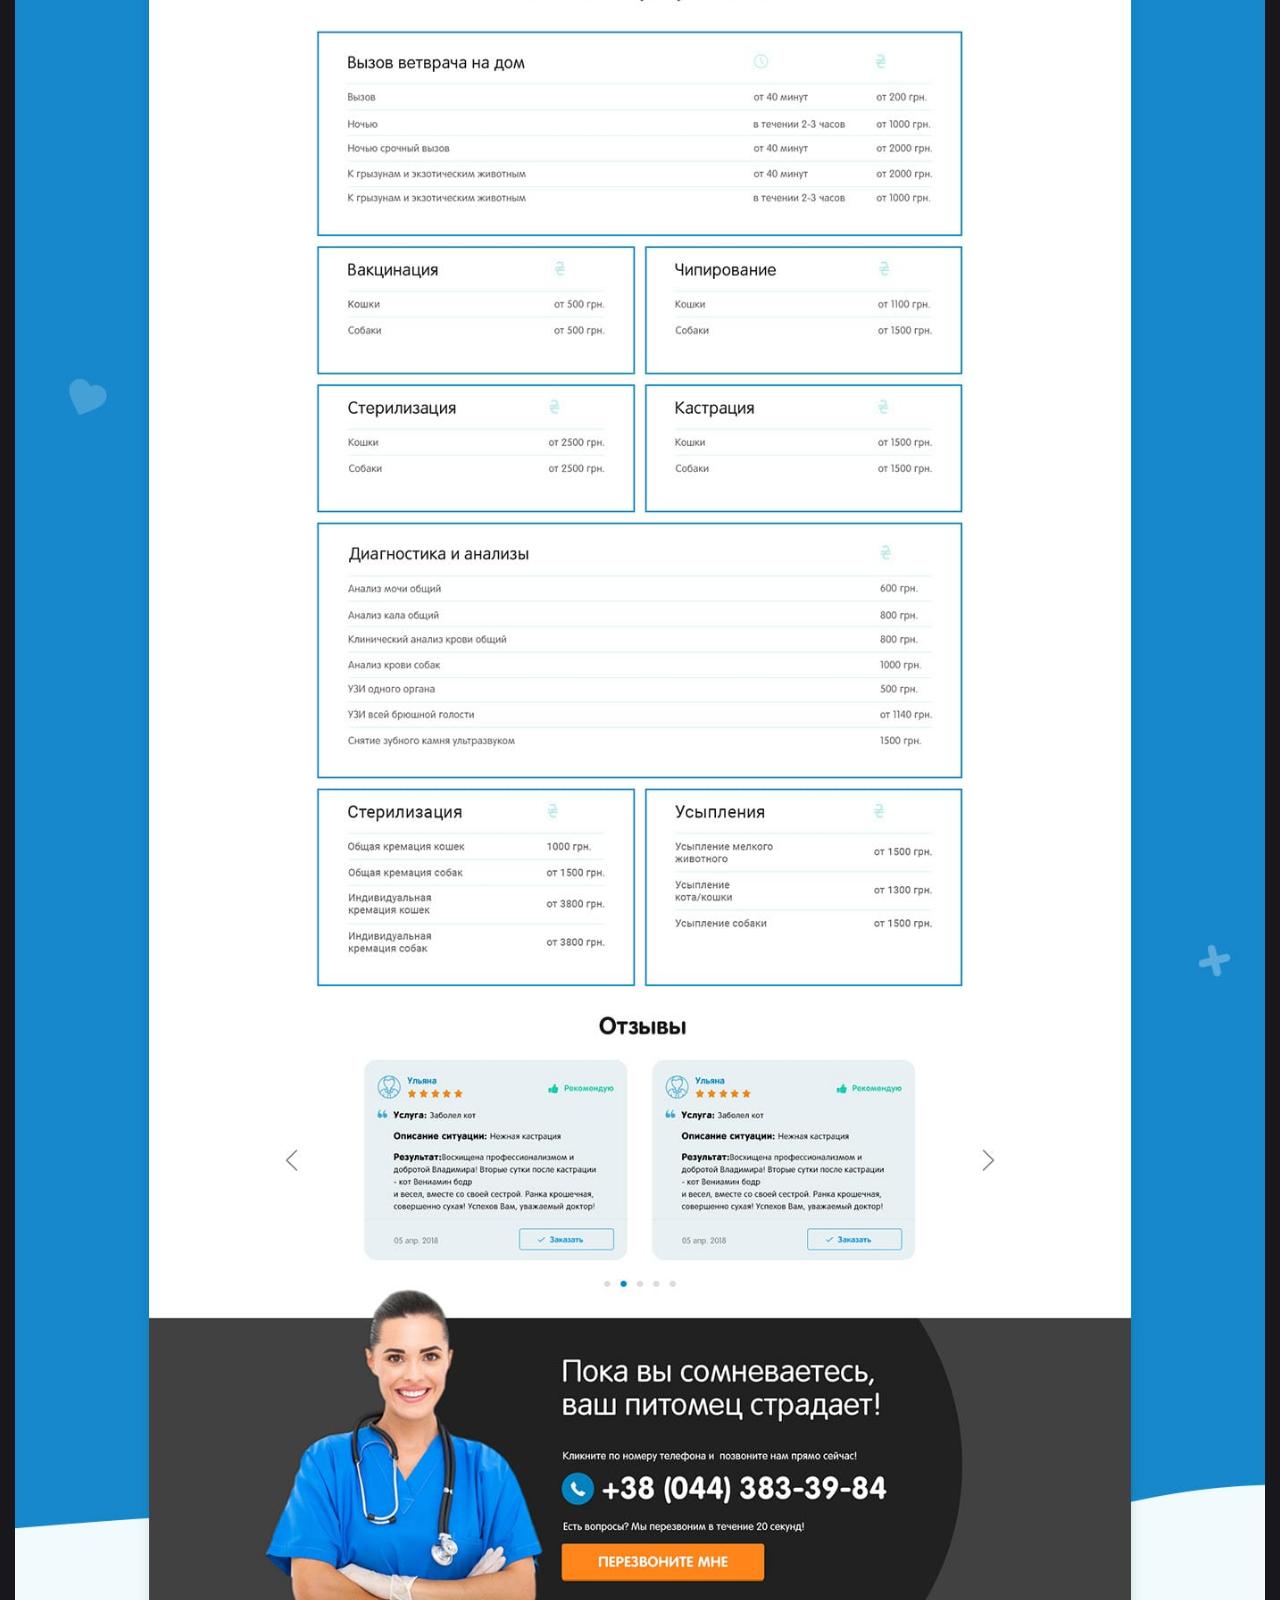
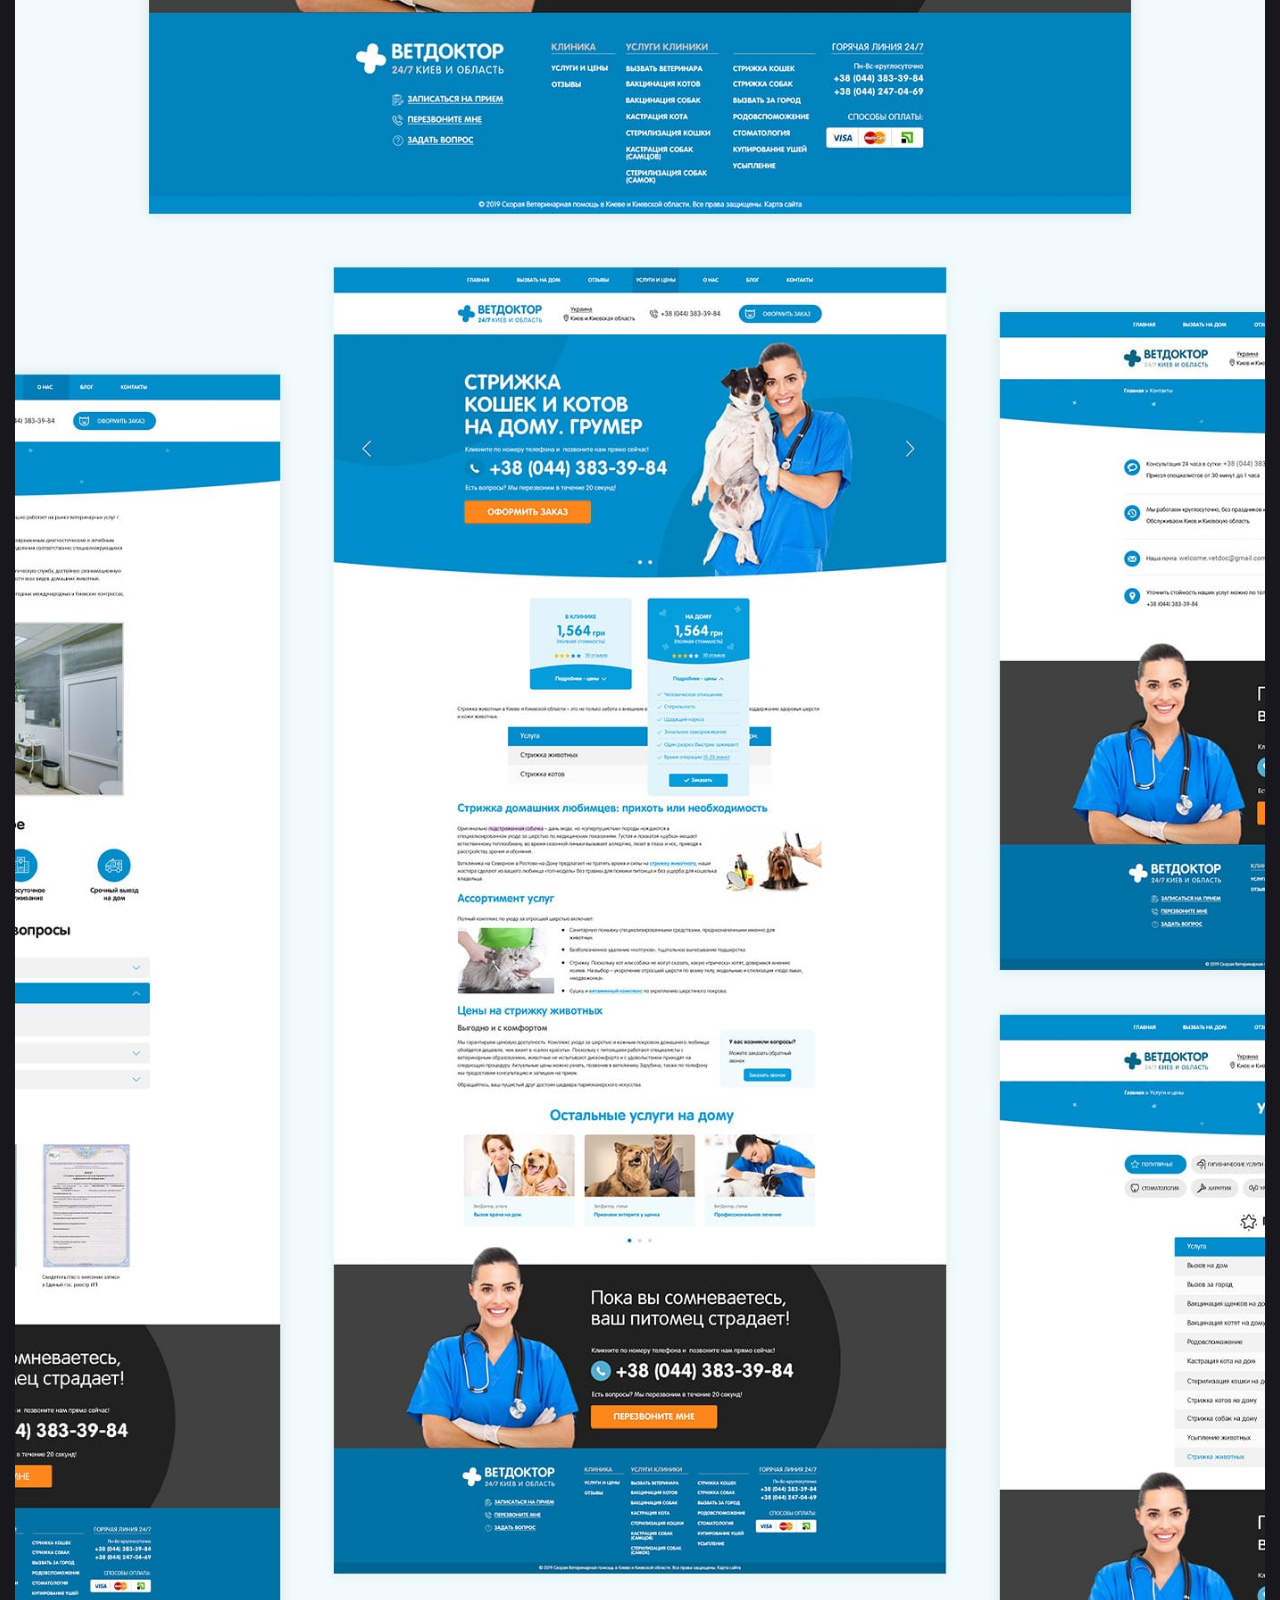
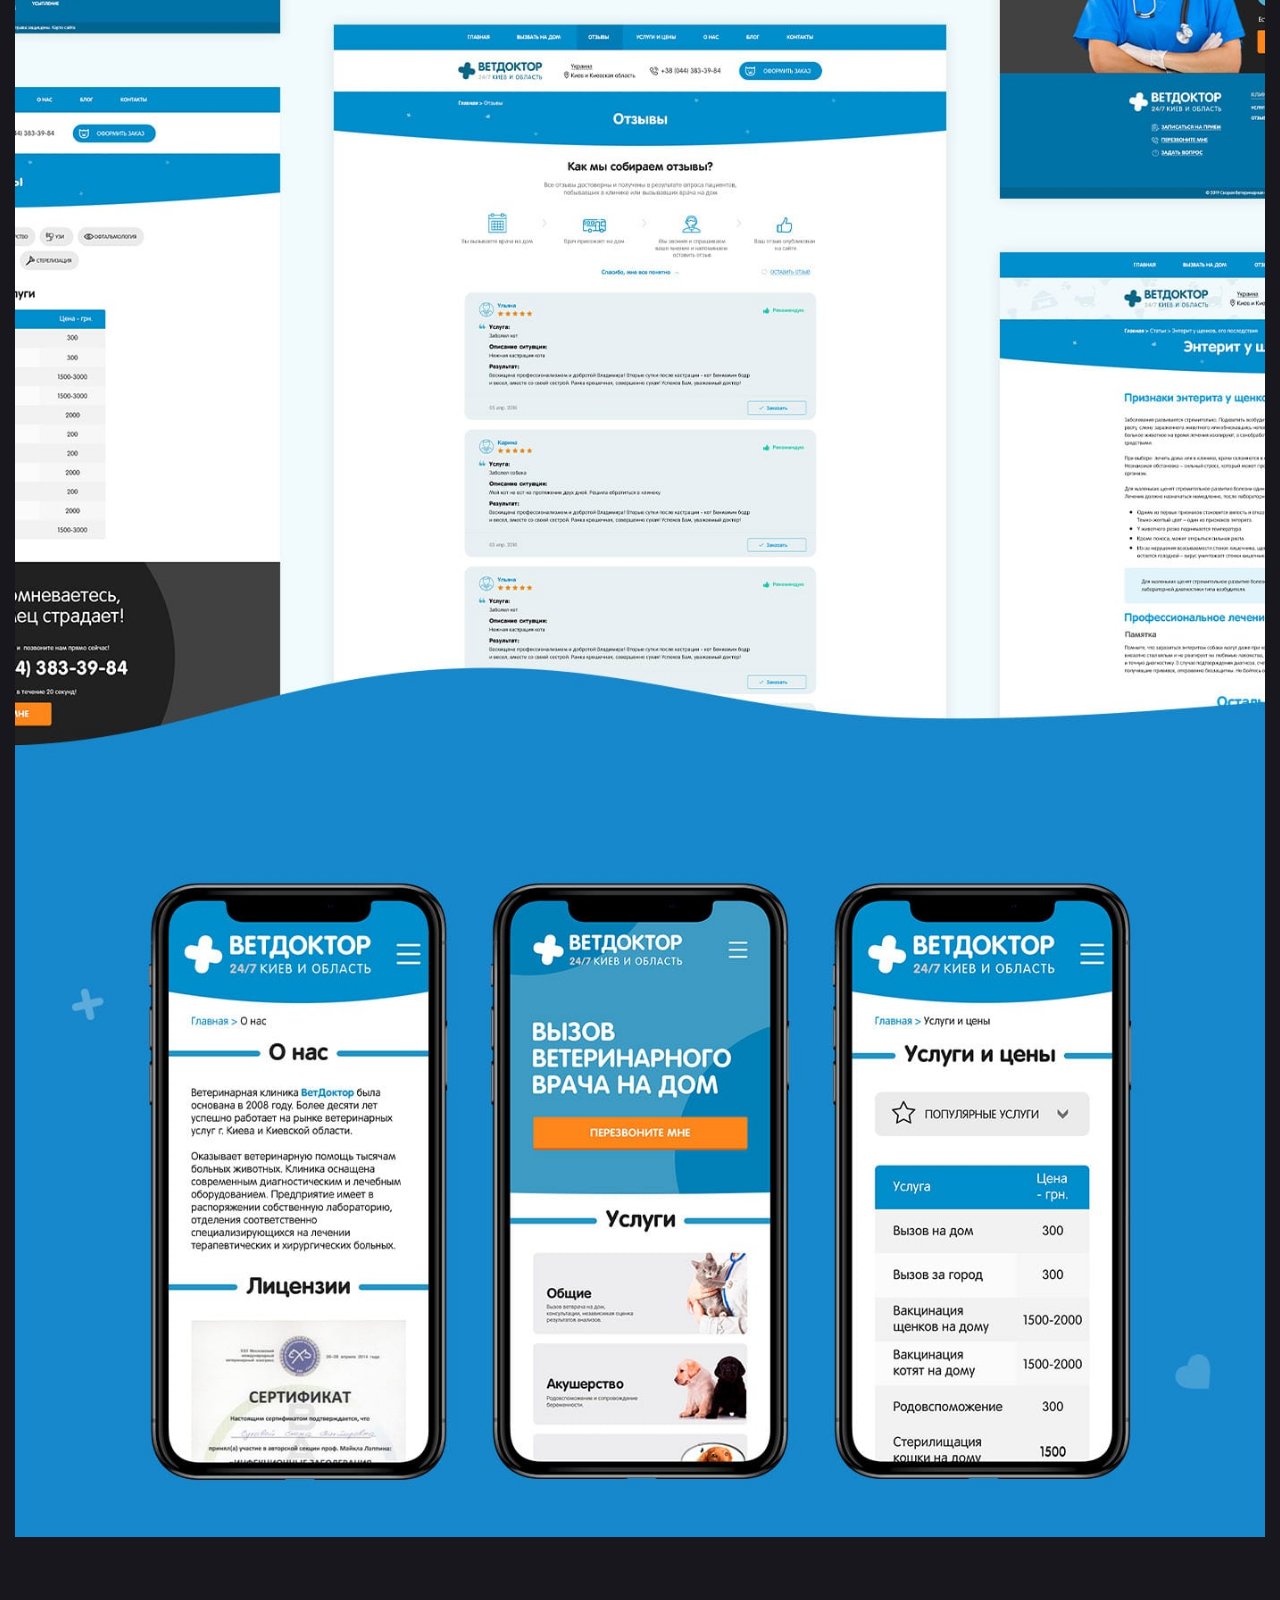
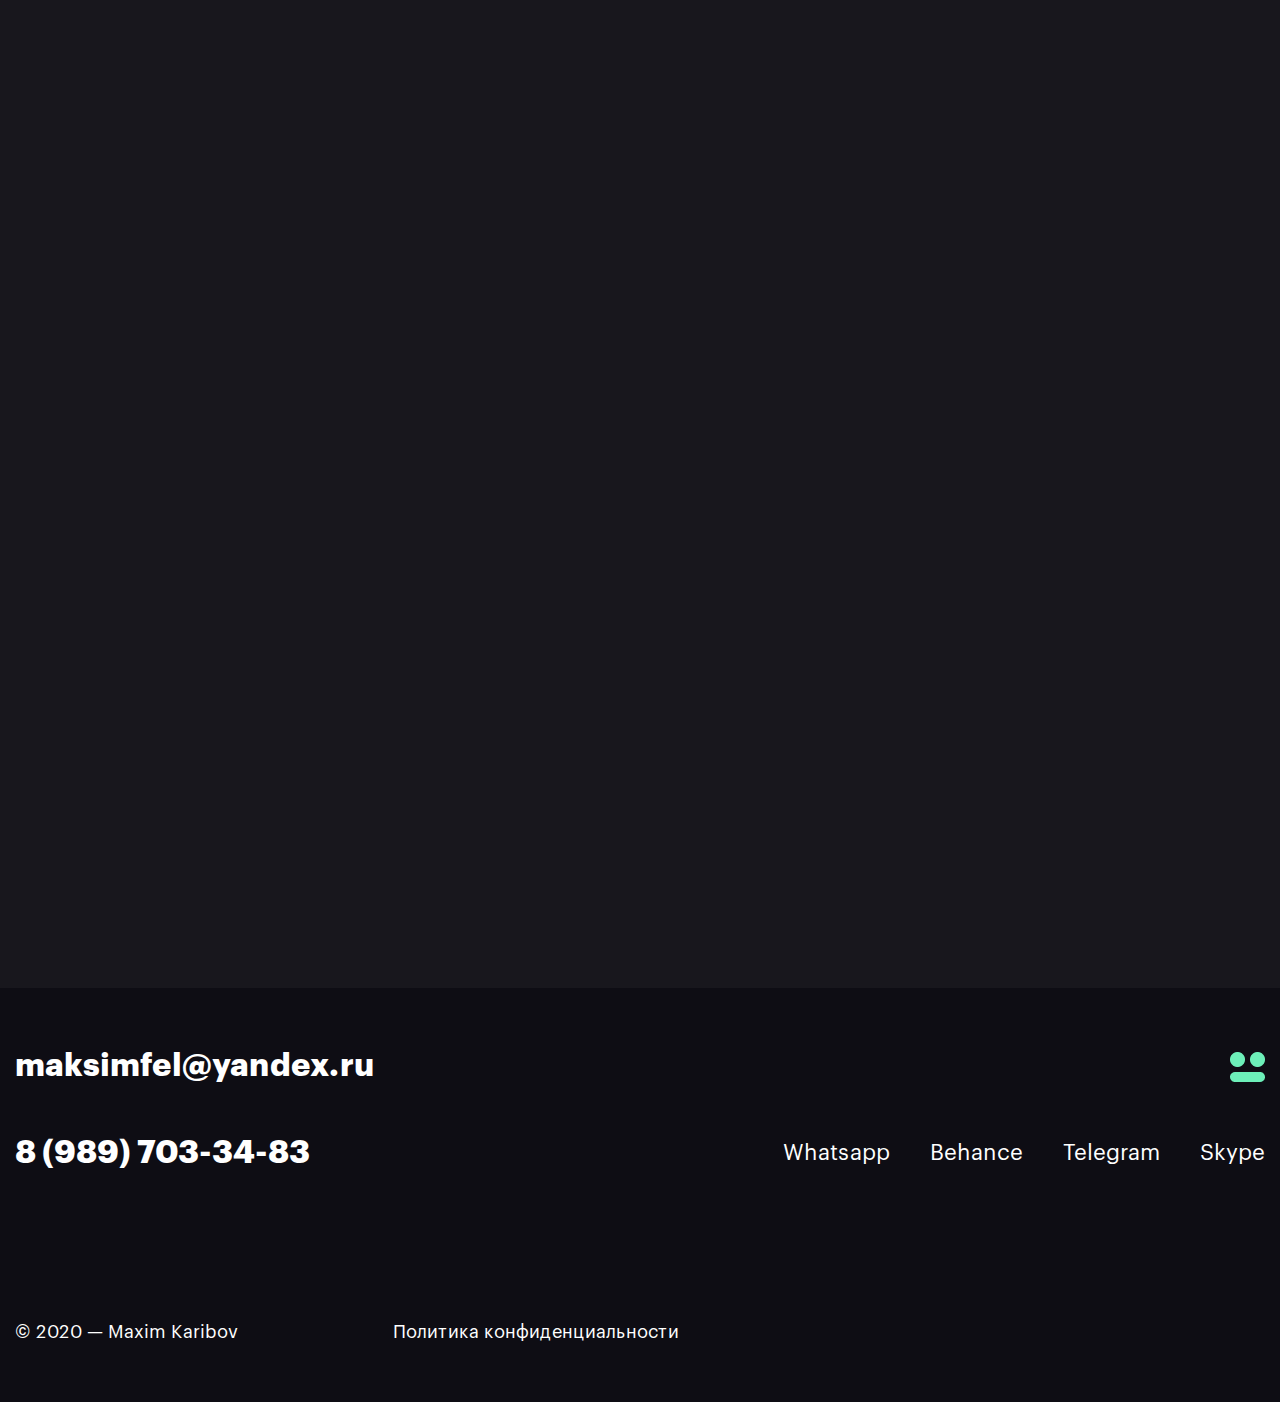
<file: pages/works/disign-syte/work_3.html>
<!DOCTYPE html>
<html lang="ru">
  <head>
    <meta charset="UTF-8">
    <meta name="viewport" content="width=device-width, initial-scale=1.0, user-scalable=no">
    <link rel="shortout icon" type="image/x-icon" href="/recources/img/fav-icon/favicon.ico">
    <link rel="stylesheet" href="/style/normolize.css">
  <link rel="stylesheet" href="/style/all.css">
    <title>ВетДоктор</title>
  </head>
<body>
    <section class="popup">
      <div class="container">
        <div class="popup__inner">
          <img
            class="popup__image popup__close"
            src="/recources/img/popup/close.png"
            alt="close-image"
          />
  
          <h2 class="popup__title">
            Политика в отношении обработки персональных данных
          </h2>
  
          <div class="popup__content">
            <h3 class="popup__subtitle">1. Общие положения</h3>
            <p class="popup__text">
              Настоящая политика обработки персональных данных составлена в
              соответствии с требованиями Федерального закона от 27.07.2006.
              №152-ФЗ «О персональных данных» и определяет порядок обработки
              персональных данных и меры по обеспечению безопасности персональных
              данных Карибов Максим Садиярович (далее – Оператор). Оператор ставит
              своей важнейшей целью и условием осуществления своей деятельности
              соблюдение прав и свобод человека и гражданина при обработке его
              персональных данных, в том числе защиты прав на неприкосновенность
              частной жизни, личную и семейную тайну. Настоящая политика Оператора
              в отношении обработки персональных данных (далее – Политика)
              применяется ко всей информации, которую Оператор может получить о
              посетителях веб-сайта http://maksimkaribov.ru.
            </p>
  
            <h3 class="popup__subtitle">
              2. Основные понятия, используемые в Политике
            </h3>
            <p class="popup__text">
              Автоматизированная обработка персональных данных – обработка
              персональных данных с помощью средств вычислительной техники;
              Блокирование персональных данных – временное прекращение обработки
              персональных данных (за исключением случаев, если обработка
              необходима для уточнения персональных данных); Веб-сайт –
              совокупность графических и информационных материалов, а также
              программ для ЭВМ и баз данных, обеспечивающих их доступность в сети
              интернет по сетевому адресу http://maksimkaribov.ru; Информационная
              система персональных данных — совокупность содержащихся в базах
              данных персональных данных, и обеспечивающих их обработку
              информационных технологий и технических средств; Обезличивание
              персональных данных — действия, в результате которых невозможно
              определить без использования дополнительной информации
              принадлежность персональных данных конкретному Пользователю или
              иному субъекту персональных данных; Обработка персональных данных –
              любое действие (операция) или совокупность действий (операций),
              совершаемых с использованием средств автоматизации или без
              использования таких средств с персональными данными, включая сбор,
              запись, систематизацию, накопление, хранение, уточнение (обновление,
              изменение), извлечение, использование, передачу (распространение,
              предоставление, доступ), обезличивание, блокирование, удаление,
              уничтожение персональных данных; Оператор – государственный орган,
              муниципальный орган, юридическое или физическое лицо, самостоятельно
              или совместно с другими лицами организующие и (или) осуществляющие
              обработку персональных данных, а также определяющие цели обработки
              персональных данных, состав персональных данных, подлежащих
              обработке, действия (операции), совершаемые с персональными данными;
              Персональные данные – любая информация, относящаяся прямо или
              косвенно к определенному или определяемому Пользователю веб-сайта
              http://maksimkaribov.ru; Пользователь – любой посетитель веб-сайта
              http://maksimkaribov.ru; Предоставление персональных данных –
              действия, направленные на раскрытие персональных данных
              определенному лицу или определенному кругу лиц; Распространение
              персональных данных – любые действия, направленные на раскрытие
              персональных данных неопределенному кругу лиц (передача персональных
              данных) или на ознакомление с персональными данными неограниченного
              круга лиц, в том числе обнародование персональных данных в средствах
              массовой информации, размещение в информационно-телекоммуникационных
              сетях или предоставление доступа к персональным данным каким-либо
              иным способом; Трансграничная передача персональных данных –
              передача персональных данных на территорию иностранного государства
              органу власти иностранного государства, иностранному физическому или
              иностранному юридическому лицу; Уничтожение персональных данных –
              любые действия, в результате которых персональные данные
              уничтожаются безвозвратно с невозможностью дальнейшего
              восстановления содержания персональных данных в информационной
              системе персональных данных и (или) результате которых уничтожаются
              материальные носители персональных данных.
            </p>
  
            <h3 class="popup__subtitle">
              3. Оператор может обрабатывать следующие персональные данные
              Пользователя
            </h3>
            <p class="popup__text">
              Фамилия, имя, отчество; Электронный адрес; Номера телефонов; Также
              на сайте происходит сбор и обработка обезличенных данных о
              посетителях (в т.ч. файлов «cookie») с помощью сервисов
              интернет-статистики (Яндекс Метрика и Гугл Аналитика и других).
              Вышеперечисленные данные далее по тексту Политики объединены общим
              понятием Персональные данные.
            </p>
  
            <h3 class="popup__subtitle">4. Цели обработки персональных данных</h3>
            <p class="popup__text">
              Цель обработки персональных данных Пользователя — информирование
              Пользователя посредством отправки электронных писем. Также Оператор
              имеет право направлять Пользователю уведомления о новых продуктах и
              услугах, специальных предложениях и различных событиях. Пользователь
              всегда может отказаться от получения информационных сообщений,
              направив Оператору письмо на адрес электронной почты
              maksimfel@yandex.ru с пометкой «Отказ от уведомлениях о новых
              продуктах и услугах и специальных предложениях». Обезличенные данные
              Пользователей, собираемые с помощью сервисов интернет-статистики,
              служат для сбора информации о действиях Пользователей на сайте,
              улучшения качества сайта и его содержания.
            </p>
  
            <h3 class="popup__subtitle">
              5. Правовые основания обработки персональных данных
            </h3>
            <p class="popup__text">
              Оператор обрабатывает персональные данные Пользователя только в
              случае их заполнения и/или отправки Пользователем самостоятельно
              через специальные формы, расположенные на сайте
              http://maksimkaribov.ru. Заполняя соответствующие формы и/или
              отправляя свои персональные данные Оператору, Пользователь выражает
              свое согласие с данной Политикой. Оператор обрабатывает обезличенные
              данные о Пользователе в случае, если это разрешено в настройках
              браузера Пользователя (включено сохранение файлов «cookie» и
              использование технологии JavaScript).
            </p>
  
            <h3 class="popup__subtitle">
              6. Порядок сбора, хранения, передачи и других видов обработки
              персональных данных
            </h3>
            <p class="popup__text">
              Безопасность персональных данных, которые обрабатываются Оператором,
              обеспечивается путем реализации правовых, организационных и
              технических мер, необходимых для выполнения в полном объеме
              требований действующего законодательства в области защиты
              персональных данных. Оператор обеспечивает сохранность персональных
              данных и принимает все возможные меры, исключающие доступ к
              персональным данным неуполномоченных лиц. Персональные данные
              Пользователя никогда, ни при каких условиях не будут переданы
              третьим лицам, за исключением случаев, связанных с исполнением
              действующего законодательства. В случае выявления неточностей в
              персональных данных, Пользователь может актуализировать их
              самостоятельно, путем направления Оператору уведомление на адрес
              электронной почты Оператора maksimfel@yandex.ru с пометкой
              «Актуализация персональных данных». Срок обработки персональных
              данных является неограниченным. Пользователь может в любой момент
              отозвать свое согласие на обработку персональных данных, направив
              Оператору уведомление посредством электронной почты на электронный
              адрес Оператора maksimfel@yandex.ru с пометкой «Отзыв согласия на
              обработку персональных данных».
            </p>
  
            <h3 class="popup__subtitle">
              7. Трансграничная передача персональных данных
            </h3>
            <p class="popup__text">
              Оператор до начала осуществления трансграничной передачи
              персональных данных обязан убедиться в том, что иностранным
              государством, на территорию которого предполагается осуществлять
              передачу персональных данных, обеспечивается надежная защита прав
              субъектов персональных данных. Трансграничная передача персональных
              данных на территории иностранных государств, не отвечающих
              вышеуказанным требованиям, может осуществляться только в случае
              наличия согласия в письменной форме субъекта персональных данных на
              трансграничную передачу его персональных данных и/или исполнения
              договора, стороной которого является субъект персональных данных.
            </p>
  
            <h3 class="popup__subtitle">8. Заключительные положения</h3>
            <p class="popup__text">
              Пользователь может получить любые разъяснения по интересующим
              вопросам, касающимся обработки его персональных данных, обратившись
              к Оператору с помощью электронной почты maksimfel@yandex.ru. В
              данном документе будут отражены любые изменения политики обработки
              персональных данных Оператором. Политика действует бессрочно до
              замены ее новой версией. Актуальная версия Политики в свободном
              доступе расположена в сети Интернет по адресу
              http://maksimkaribov.ru/policy.
            </p>
          </div>
        </div>
      </div>
      </section>
  
      <section class="hidden">
        <div class="hidden__wrapper">
          <ul class="hidden-menu menu">
            <li class="menu__item">
              <a class="menu__link hidden-link" href="/index.html">Главная</a>
            </li>
            <li class="menu__item">
              <a class="menu__link" target="_blank" href="/about.html">Обо мне</a>
            </li>  
            <!-- <li class="menu__item">
              <a class="menu__link hidden-link" href="#Footer">Контакты</a>
            </li>   -->
          </ul>
  
          <a class="hidden__link hidden-link link" href="#Order">Связаться</a>

          <a class="hidden__link_mail hidden-links link-2" href="mailto:maksimfel@yandex.ru">maksimfel@yandex.ru</a>
  
            <a class="hidden__link_number hidden-links link-2" href="tel:89897033483">8 (989) 703-34-83</a>
  
            <ul class="hidden-social">
              <li class="hidden-social__item">
                <a class="hidden-social__link link-2" href="https://wa.me/89897033483">Whatsapp</a>
              </li>
              <li class="hidden-social__item">
                <a class="hidden-social__link link-2" href="https://www.behance.net/MaximKaribov">Behance</a>
              </li>
              <li class="hidden-social__item">
                <a class="hidden-social__link link-2" href="https://teleg.run/KavkazMaksim">Telegram</a>
              </li>
              <li class="hidden-social__item">
                <a class="hidden-social__link link-2" href="Skype:maksimfel">Skype</a>
              </li>
            </ul>
        </div>
        </section>
  
      <header id="Header" class="header"  data-aos="fade-down">
        <div class="header__container container">
          <nav class="navigation">
            <a
              ><img class="logo" src="/recources/img/header/logo.jpg" alt="logo-imagea"
            /></a>
  
            <ul class="header__menu menu">
              <li class="menu__item">
                <a class="menu__link" href="/index.html">Главная</a>
              </li>
              <li class="menu__item">
                <a class="menu__link" href="/about.html"
                  >Обо мне</a
                >
              </li>
              <li class="menu__item">
                <a class="menu__link" href="#Footer">Контакты</a>
              </li>
            </ul>
  
            <a class="header__link link" href="#Order">Связаться</a>
  
            <div class="burger">
              <span class="burger__line"></span>
              <span class="burger__line"></span>
              <span class="burger__line"></span>
            </div>
          </nav>
        </div>
      </header>
  
      <main class="main">
        <section class="work intro">
          <div class="intro__container container">
            <h1 class="work__title intro__title title " data-aos="fade-up" data-aos-delay="100">
              ВетДоктор
            </h1>
  
              <div class="work-description">
                  <div class="work-description__text" data-aos="fade-up" data-aos-delay="200">
                  <p class="work__text portfolio-item__text">Задача: сделать редизайн существующего сайта ветеринарной клиники, сохраняя фирменный стиль. 
                  </p>

                  <p class="work__text portfolio-item__text" >
                    Решение: использовался легкий и гармоничный шрифт Roton-Dac, который отлично сочетается с данной тематикой. Сайт построен по классической, понятной пользователем структуре. Фирменный голубой цвет, передающий настроение векториальной клиники, был сохранён.
                  </p>
                </div>
                    <ul class="work-description__menu"  data-aos="fade-up" data-aos-delay="300">
                        <li class="work-description__item">
                          <a href="https://www.behance.net/MaximKaribov" class="work-description__link links"
                            >Behancе</a
                          >
                        </li>
                        <li class="work-description__item">
                          <a href="https://www.behance.net/gallery/80080805/vetdoktor-WebSite" class="work-description__link links">Ссылка на проект</a>
                        </li>
                      </ul>
              </div>
          </div>
        </section>
        
        <section class="work-images">
          <div class="work-images__container container">
            <img src="/recources/img/works/disign-syte/work-3/veterinary_min.jpg" alt="work_img_1">
            <!-- <img src="recources/img/work-1/work-1__2.png" alt="work_img_2">
            <img src="recources/img/work-1/work-1__3.png" alt="work_img_3">
            <img src="recources/img/work-1/work-1__4.png" alt="work_img_4">
            <img src="recources/img/work-1/work-1__5.png" alt="work_img_5">
            <img src="recources/img/work-1/work-1__6.png" alt="work_img_6">
            <img src="recources/img/work-1/work-1__7.png" alt="work_img_7">
            <img src="recources/img/work-1/work-1__8.png" alt="work_img_8">
            <img src="recources/img/work-1/work-1__9.png" alt="work_img_9"> -->
          </div>
        </section>
  
        <section id="Order" class="order">
          <div class="order__container container">
            <h2 class="order__title" data-aos="fade-down">
              <span class="order__text">У вас есть интересный проект?</span> 
              <span class="order__text">Заполните <span class="order__text_green">форму</span>&nbsp;ниже.</span> 
            </h2>
  
            <form class="order__form form" data-aos="fade">
               <!-- Hidden Required Fields -->
               <input type="hidden" name="project_name" value="maximkaribov.ru">
               <input type="hidden" name="admin_email" value="www.petrushkin@gmail.com">
               <input type="hidden" name="form_subject" value="Первая форма">
               <!-- END Hidden Required Fields -->
  
              <div class="order__input_wrap">
                <input
                  class="order__input" required name="Имя" autocomplete="off"
                  maxlength="30"
                  placeholder="Имя"
                  type="text"
                />
              </div>
  
              <div class="order__input_wrap">
                <input
                  class="order__input" required name="Телефон" autocomplete="off"
                  maxlength="30"
                  placeholder="Телефон"
                  type="tel"
                />
              </div>
  
              <div class="order__input_wrap">
                <input
                  class="order__input" required name="Почта" autocomplete="off" 
                  maxlength="30"
                  placeholder="Почта"
                  type="email"
                />
              </div>
  
              <button class="order__button button" type="submit">
                Отправить
              </button>
            </form>
          </div>
        </section>
      </main>
  
      <footer id="Footer" class="footer">
        <div class="footer__container container">
          <div class="footer__head">
            <a class="footer__link_mail footer-link link-2" href="mailto:maksimfel@yandex.ru"
              >maksimfel@yandex.ru</a
            >
  
            <a class="footer__link_logo"
              ><img
                src="/recources/img/footer/logo.jpg"
                alt="logo-image"
                class="footer__logo logo"
            /></a>
          </div>
  
          <div class="footer__body">
            <a class="footer__link_number footer-link link-2" href="tel:89897033483"
              >8 (989) 703-34-83</a
            >
  
            <ul class="footer-social">
              <li class="footer-social__item">
                <a class="footer-social__link link-2" href="https://wa.me/89897033483">Whatsapp</a>
              </li>
              <li class="footer-social__item">
                <a class="footer-social__link link-2" href="https://www.behance.net/MaximKaribov">Behance</a>
              </li>
              <li class="footer-social__item">
                <a class="footer-social__link link-2" href="https://teleg.run/KavkazMaksim">Telegram</a>
              </li>
              <li class="footer-social__item">
                <a class="footer-social__link link-2" href="Skype:maximfel">Skype</a>
              </li>
            </ul>
          </div>
  
          <div class="footer__footer">
            <span class="footer__copy">© 2020 — Maxim Karibov</span>
  
            <button class="footer__conf button-popup link-2">
              Политика конфиденциальности
            </button>
          </div>
        </div>
      </footer>

      <div class="thank">
        <h3 class="thank__title">Все супер!</h3>
  
        <p class="thank__text text">
          Спасибо за обращение, в течении 20 минут я свяжусь с вами. 
        </p>
  
        <button class="thank__close"></button>
      </div>
  
      <a href="#Header" class="back-to-top"></a>
  
      <script src="https://ajax.googleapis.com/ajax/libs/jquery/3.4.1/jquery.min.js"></script>
      <script src="https://unpkg.com/aos@next/dist/aos.js"></script>
      <script src="/scripts/all-index-jquery.js"></script>
      <script src="/scripts/all-index.js"></script>
</body>
</html>
</file>
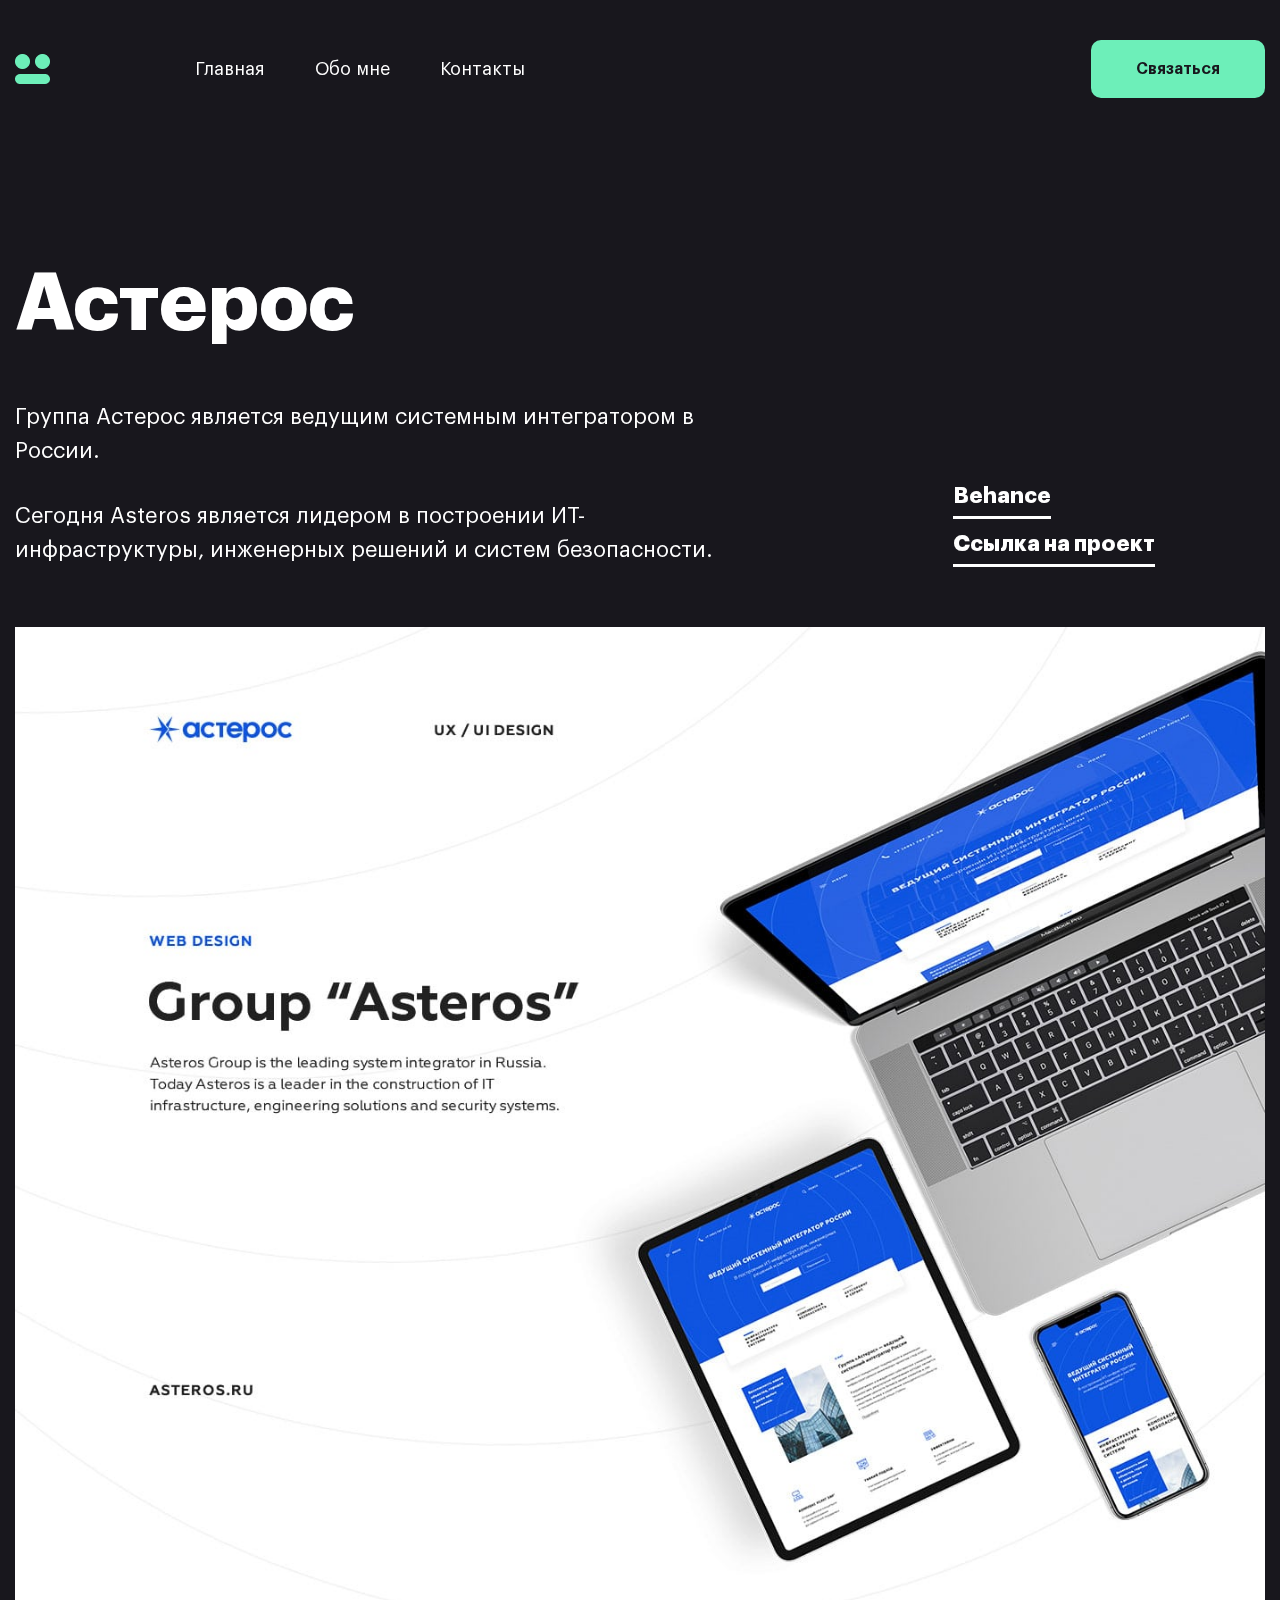
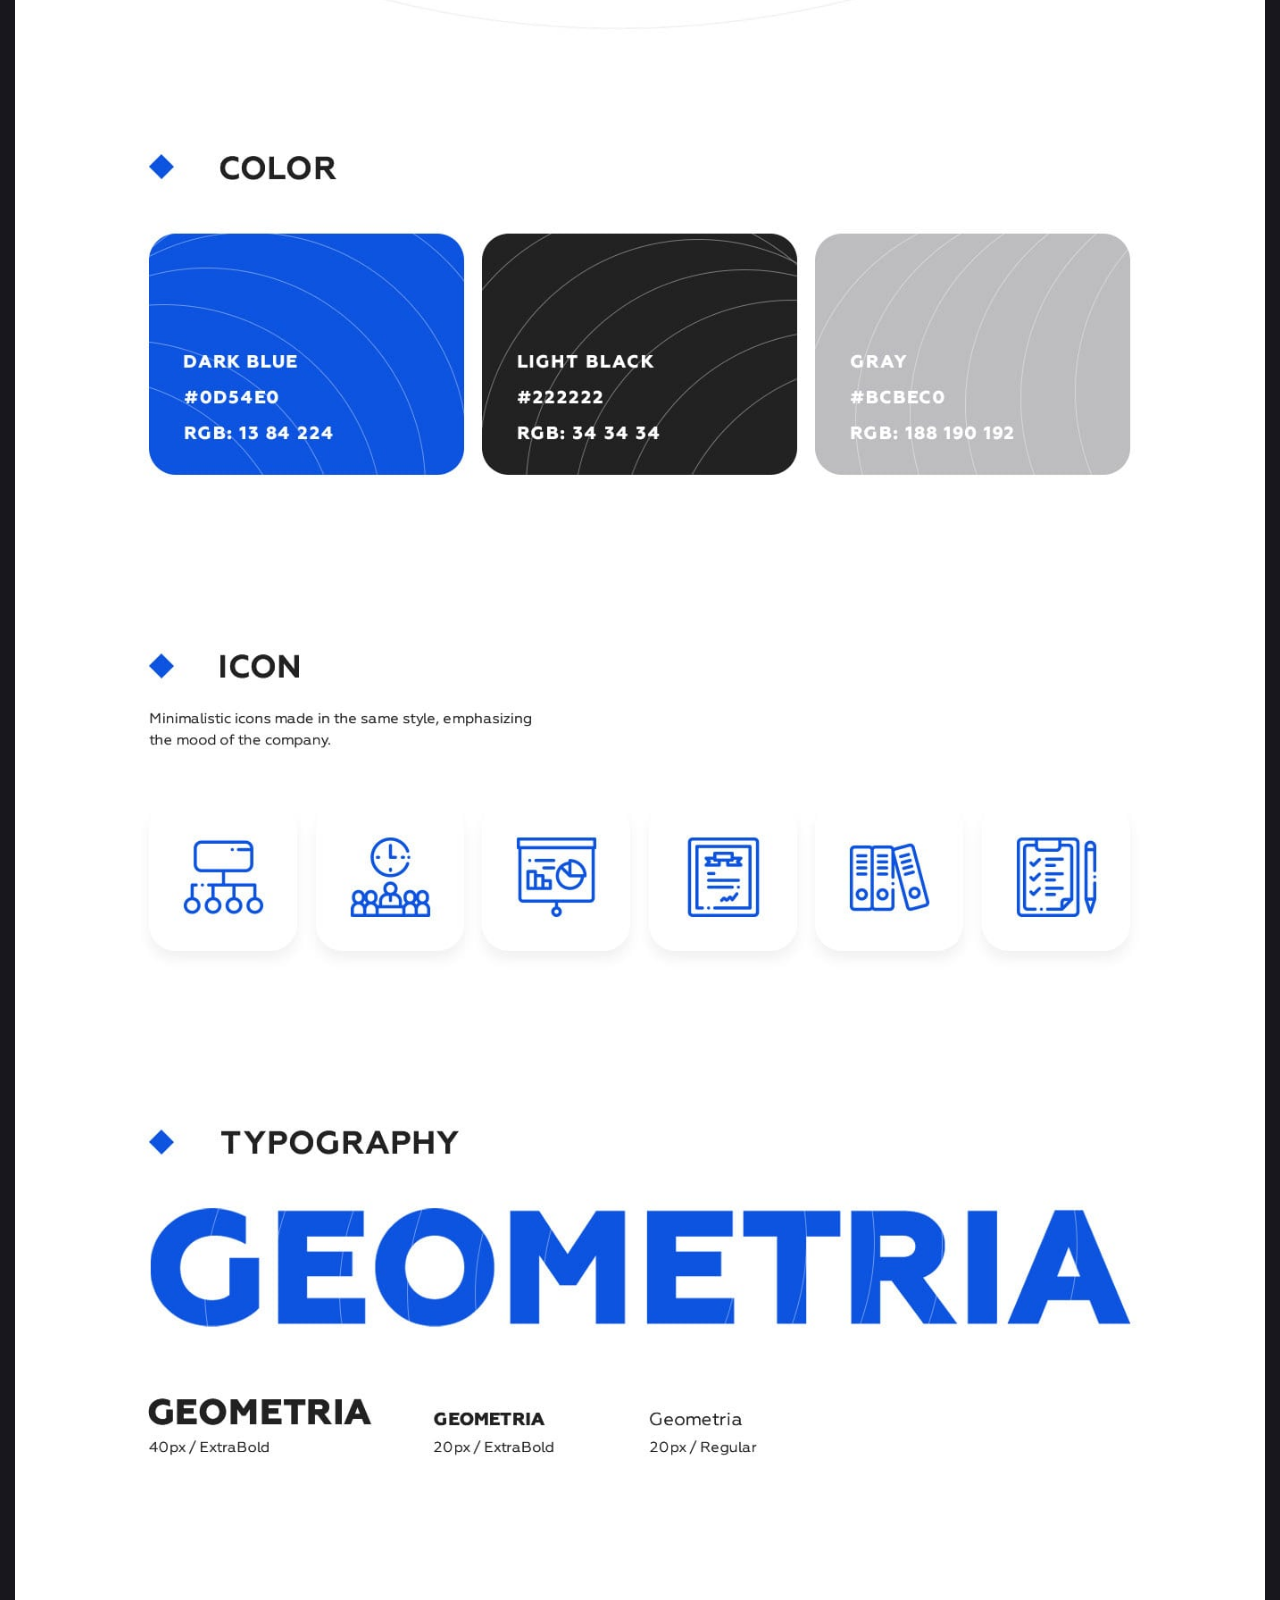
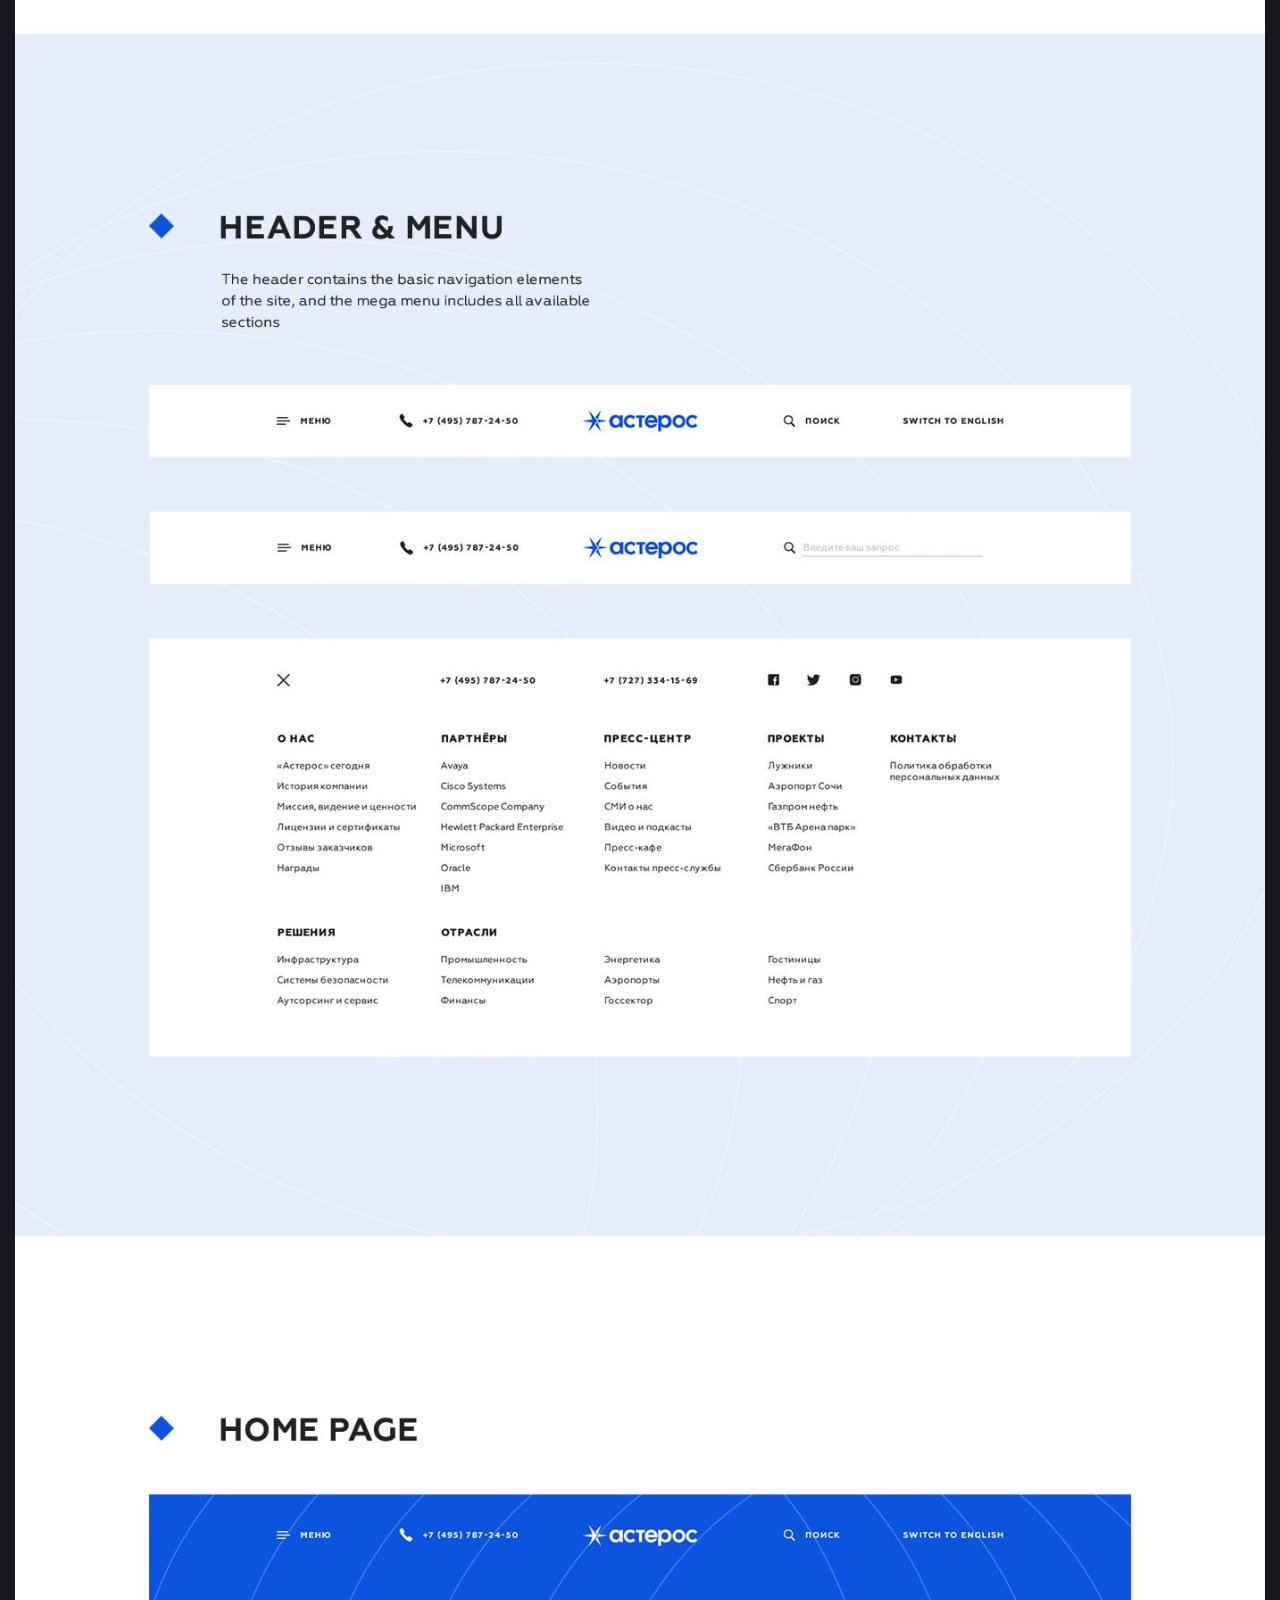
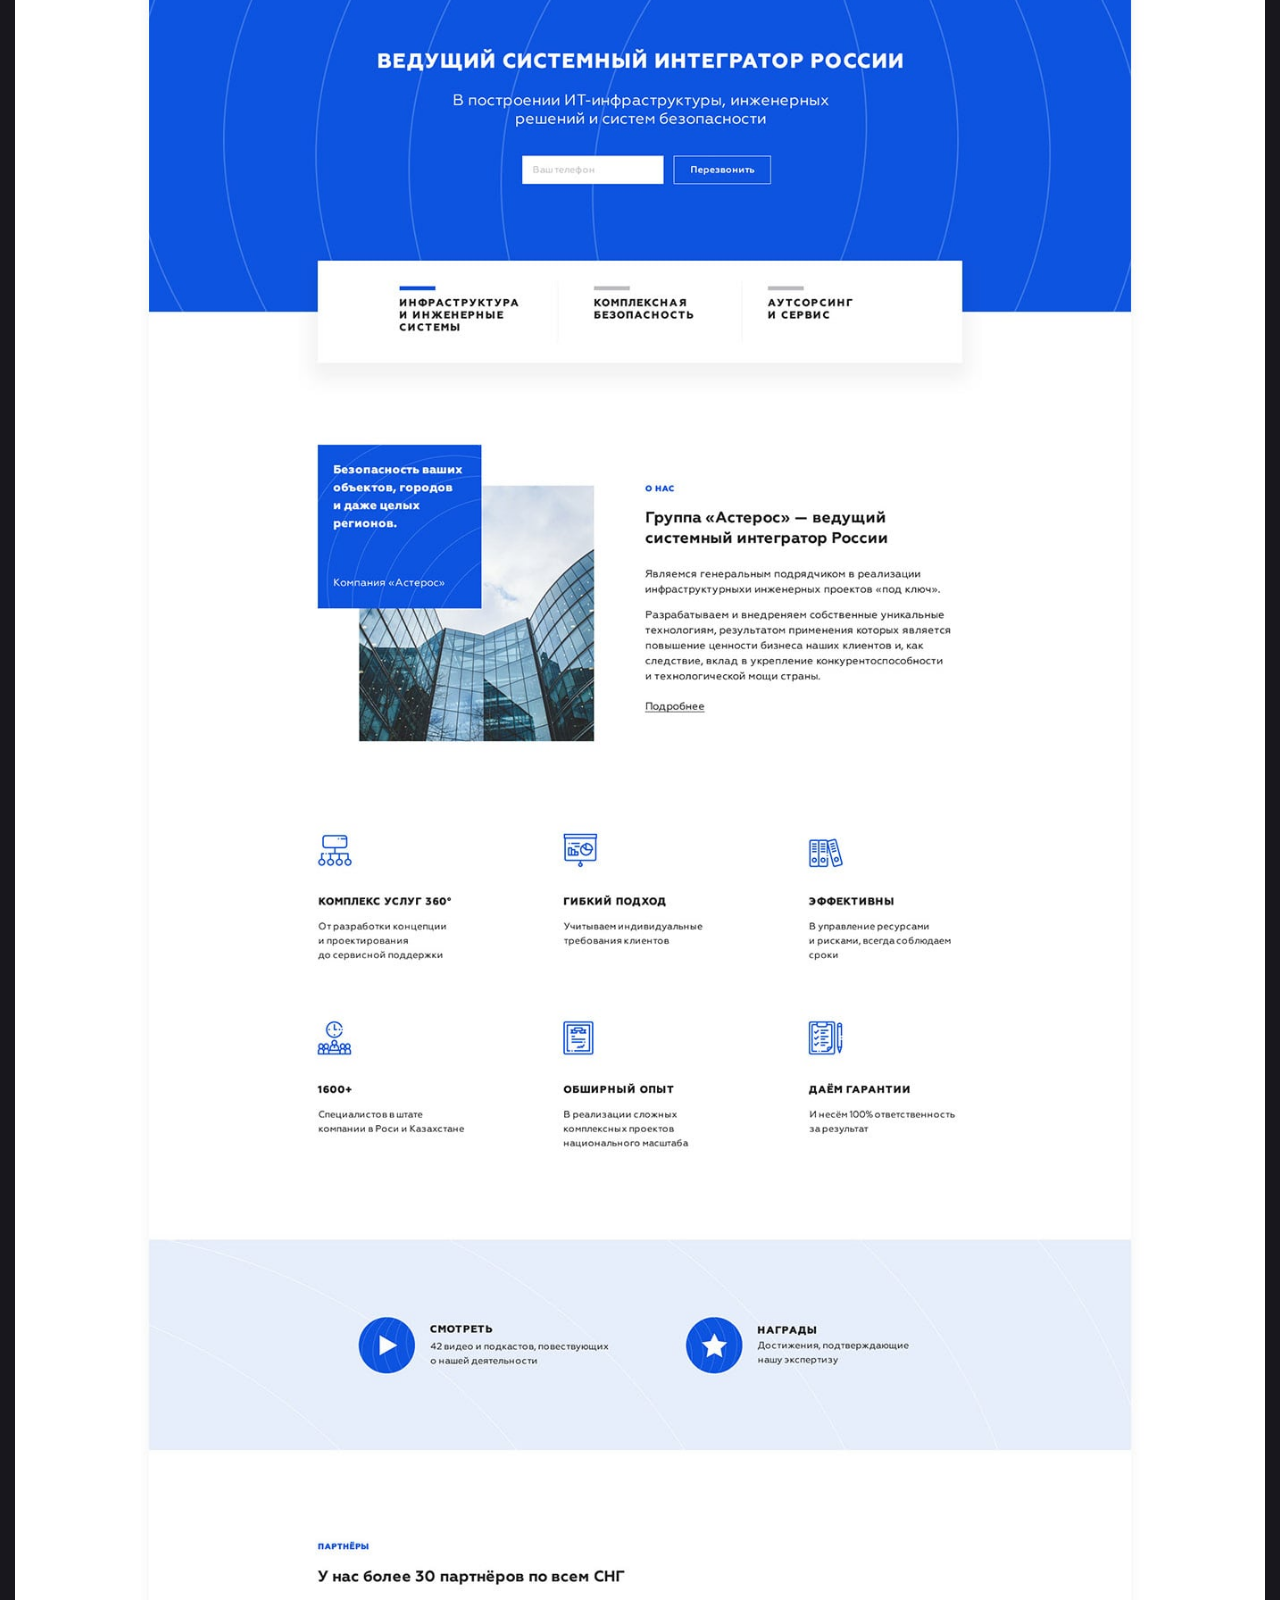
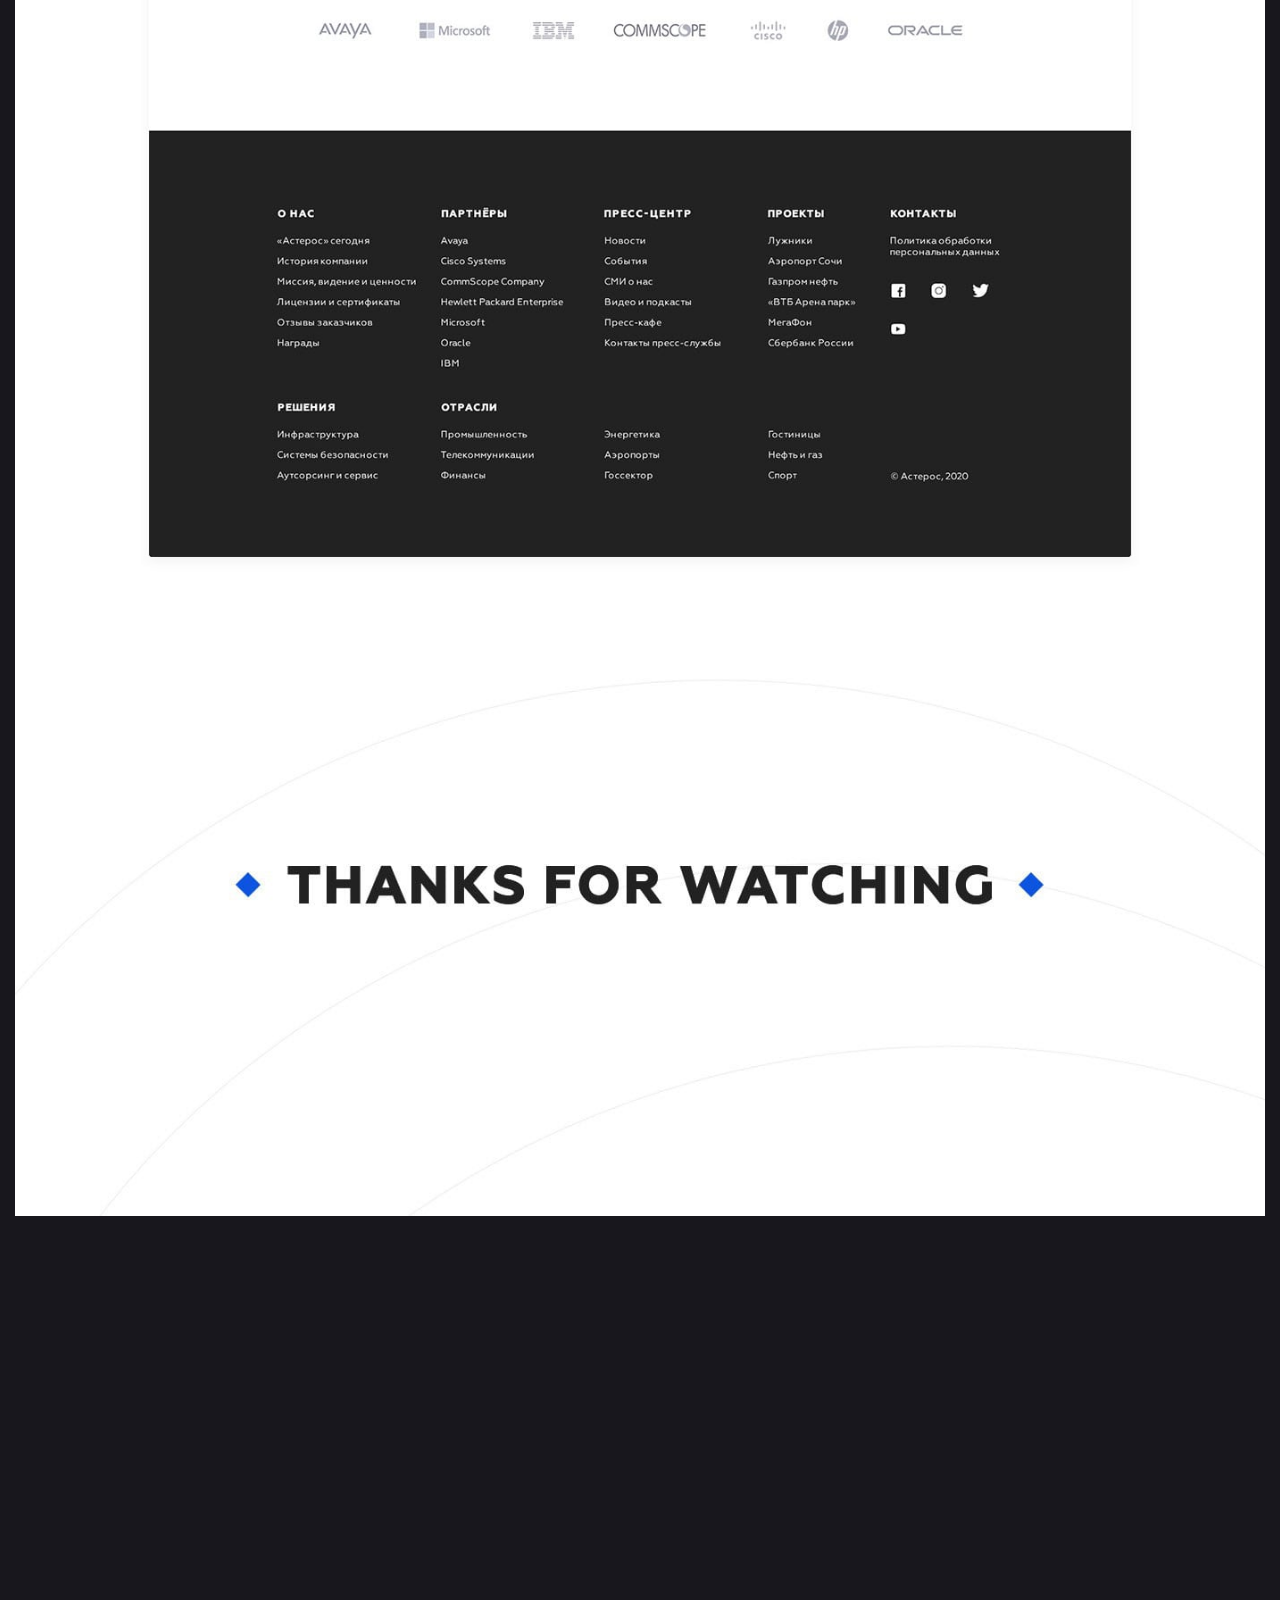
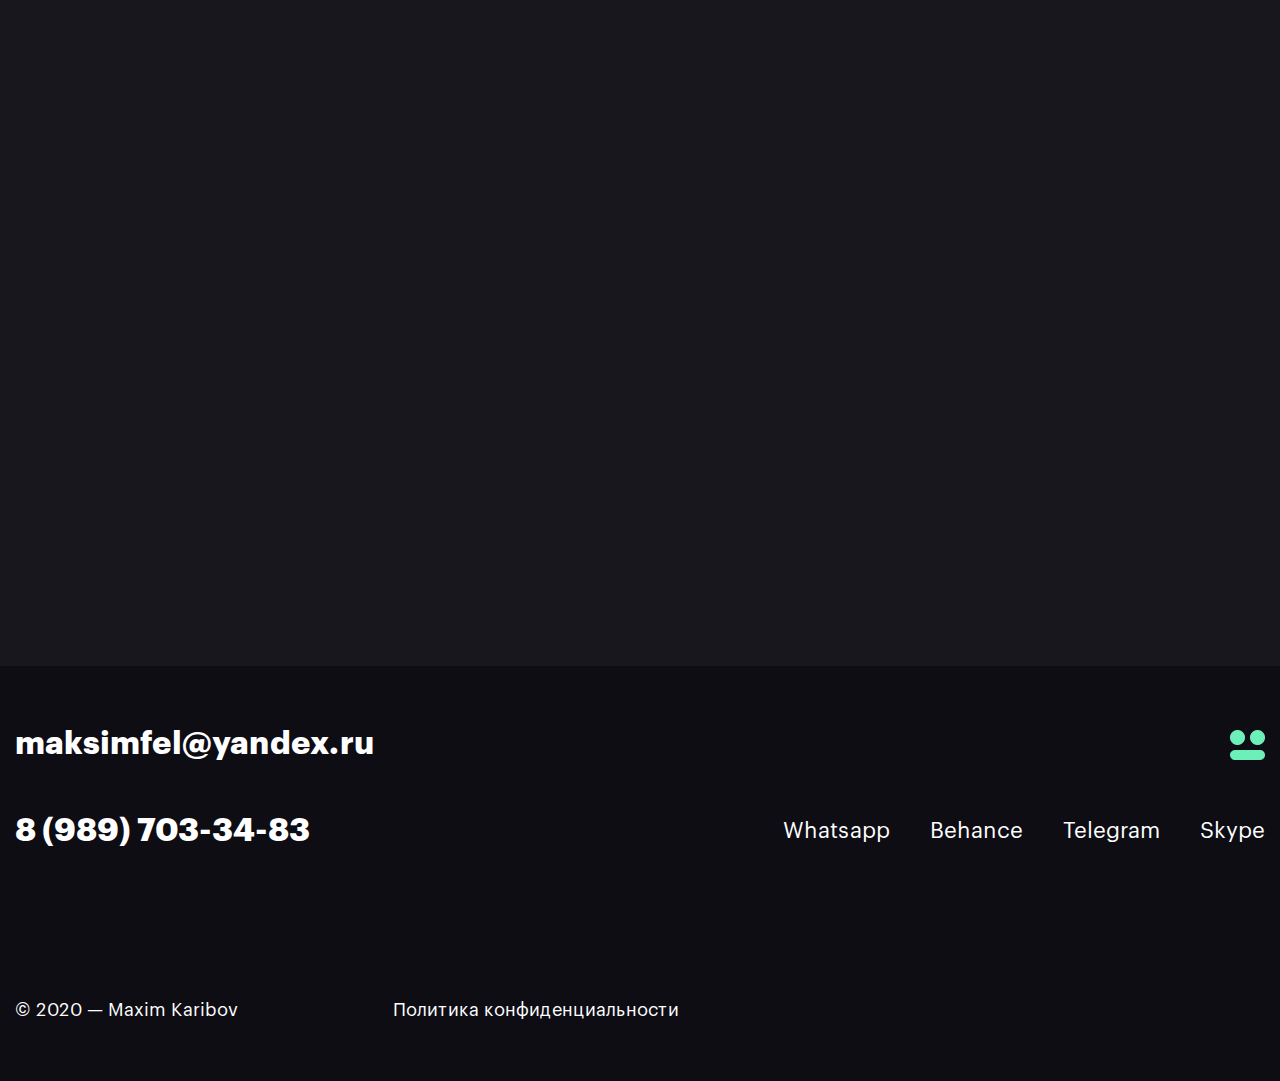
<file: pages/works/disign-syte/work_4.html>
<!DOCTYPE html>
<html lang="ru">
  <head>
    <meta charset="UTF-8">
    <meta name="viewport" content="width=device-width, initial-scale=1.0, user-scalable=no">
    <link rel="shortout icon" type="image/x-icon" href="/recources/img/fav-icon/favicon.ico">
    <link rel="stylesheet" href="/style/normolize.css">
    <link rel="stylesheet" href="/style/all.css">
    <title>Астерос</title>
  </head>
<body>
    <section class="popup">
      <div class="container">
        <div class="popup__inner">
          <img
            class="popup__image popup__close"
            src="/recources/img/popup/close.png"
            alt="close-image"
          />
  
          <h2 class="popup__title">
            Политика в отношении обработки персональных данных
          </h2>
  
          <div class="popup__content">
            <h3 class="popup__subtitle">1. Общие положения</h3>
            <p class="popup__text">
              Настоящая политика обработки персональных данных составлена в
              соответствии с требованиями Федерального закона от 27.07.2006.
              №152-ФЗ «О персональных данных» и определяет порядок обработки
              персональных данных и меры по обеспечению безопасности персональных
              данных Карибов Максим Садиярович (далее – Оператор). Оператор ставит
              своей важнейшей целью и условием осуществления своей деятельности
              соблюдение прав и свобод человека и гражданина при обработке его
              персональных данных, в том числе защиты прав на неприкосновенность
              частной жизни, личную и семейную тайну. Настоящая политика Оператора
              в отношении обработки персональных данных (далее – Политика)
              применяется ко всей информации, которую Оператор может получить о
              посетителях веб-сайта http://maksimkaribov.ru.
            </p>
  
            <h3 class="popup__subtitle">
              2. Основные понятия, используемые в Политике
            </h3>
            <p class="popup__text">
              Автоматизированная обработка персональных данных – обработка
              персональных данных с помощью средств вычислительной техники;
              Блокирование персональных данных – временное прекращение обработки
              персональных данных (за исключением случаев, если обработка
              необходима для уточнения персональных данных); Веб-сайт –
              совокупность графических и информационных материалов, а также
              программ для ЭВМ и баз данных, обеспечивающих их доступность в сети
              интернет по сетевому адресу http://maksimkaribov.ru; Информационная
              система персональных данных — совокупность содержащихся в базах
              данных персональных данных, и обеспечивающих их обработку
              информационных технологий и технических средств; Обезличивание
              персональных данных — действия, в результате которых невозможно
              определить без использования дополнительной информации
              принадлежность персональных данных конкретному Пользователю или
              иному субъекту персональных данных; Обработка персональных данных –
              любое действие (операция) или совокупность действий (операций),
              совершаемых с использованием средств автоматизации или без
              использования таких средств с персональными данными, включая сбор,
              запись, систематизацию, накопление, хранение, уточнение (обновление,
              изменение), извлечение, использование, передачу (распространение,
              предоставление, доступ), обезличивание, блокирование, удаление,
              уничтожение персональных данных; Оператор – государственный орган,
              муниципальный орган, юридическое или физическое лицо, самостоятельно
              или совместно с другими лицами организующие и (или) осуществляющие
              обработку персональных данных, а также определяющие цели обработки
              персональных данных, состав персональных данных, подлежащих
              обработке, действия (операции), совершаемые с персональными данными;
              Персональные данные – любая информация, относящаяся прямо или
              косвенно к определенному или определяемому Пользователю веб-сайта
              http://maksimkaribov.ru; Пользователь – любой посетитель веб-сайта
              http://maksimkaribov.ru; Предоставление персональных данных –
              действия, направленные на раскрытие персональных данных
              определенному лицу или определенному кругу лиц; Распространение
              персональных данных – любые действия, направленные на раскрытие
              персональных данных неопределенному кругу лиц (передача персональных
              данных) или на ознакомление с персональными данными неограниченного
              круга лиц, в том числе обнародование персональных данных в средствах
              массовой информации, размещение в информационно-телекоммуникационных
              сетях или предоставление доступа к персональным данным каким-либо
              иным способом; Трансграничная передача персональных данных –
              передача персональных данных на территорию иностранного государства
              органу власти иностранного государства, иностранному физическому или
              иностранному юридическому лицу; Уничтожение персональных данных –
              любые действия, в результате которых персональные данные
              уничтожаются безвозвратно с невозможностью дальнейшего
              восстановления содержания персональных данных в информационной
              системе персональных данных и (или) результате которых уничтожаются
              материальные носители персональных данных.
            </p>
  
            <h3 class="popup__subtitle">
              3. Оператор может обрабатывать следующие персональные данные
              Пользователя
            </h3>
            <p class="popup__text">
              Фамилия, имя, отчество; Электронный адрес; Номера телефонов; Также
              на сайте происходит сбор и обработка обезличенных данных о
              посетителях (в т.ч. файлов «cookie») с помощью сервисов
              интернет-статистики (Яндекс Метрика и Гугл Аналитика и других).
              Вышеперечисленные данные далее по тексту Политики объединены общим
              понятием Персональные данные.
            </p>
  
            <h3 class="popup__subtitle">4. Цели обработки персональных данных</h3>
            <p class="popup__text">
              Цель обработки персональных данных Пользователя — информирование
              Пользователя посредством отправки электронных писем. Также Оператор
              имеет право направлять Пользователю уведомления о новых продуктах и
              услугах, специальных предложениях и различных событиях. Пользователь
              всегда может отказаться от получения информационных сообщений,
              направив Оператору письмо на адрес электронной почты
              maksimfel@yandex.ru с пометкой «Отказ от уведомлениях о новых
              продуктах и услугах и специальных предложениях». Обезличенные данные
              Пользователей, собираемые с помощью сервисов интернет-статистики,
              служат для сбора информации о действиях Пользователей на сайте,
              улучшения качества сайта и его содержания.
            </p>
  
            <h3 class="popup__subtitle">
              5. Правовые основания обработки персональных данных
            </h3>
            <p class="popup__text">
              Оператор обрабатывает персональные данные Пользователя только в
              случае их заполнения и/или отправки Пользователем самостоятельно
              через специальные формы, расположенные на сайте
              http://maksimkaribov.ru. Заполняя соответствующие формы и/или
              отправляя свои персональные данные Оператору, Пользователь выражает
              свое согласие с данной Политикой. Оператор обрабатывает обезличенные
              данные о Пользователе в случае, если это разрешено в настройках
              браузера Пользователя (включено сохранение файлов «cookie» и
              использование технологии JavaScript).
            </p>
  
            <h3 class="popup__subtitle">
              6. Порядок сбора, хранения, передачи и других видов обработки
              персональных данных
            </h3>
            <p class="popup__text">
              Безопасность персональных данных, которые обрабатываются Оператором,
              обеспечивается путем реализации правовых, организационных и
              технических мер, необходимых для выполнения в полном объеме
              требований действующего законодательства в области защиты
              персональных данных. Оператор обеспечивает сохранность персональных
              данных и принимает все возможные меры, исключающие доступ к
              персональным данным неуполномоченных лиц. Персональные данные
              Пользователя никогда, ни при каких условиях не будут переданы
              третьим лицам, за исключением случаев, связанных с исполнением
              действующего законодательства. В случае выявления неточностей в
              персональных данных, Пользователь может актуализировать их
              самостоятельно, путем направления Оператору уведомление на адрес
              электронной почты Оператора maksimfel@yandex.ru с пометкой
              «Актуализация персональных данных». Срок обработки персональных
              данных является неограниченным. Пользователь может в любой момент
              отозвать свое согласие на обработку персональных данных, направив
              Оператору уведомление посредством электронной почты на электронный
              адрес Оператора maksimfel@yandex.ru с пометкой «Отзыв согласия на
              обработку персональных данных».
            </p>
  
            <h3 class="popup__subtitle">
              7. Трансграничная передача персональных данных
            </h3>
            <p class="popup__text">
              Оператор до начала осуществления трансграничной передачи
              персональных данных обязан убедиться в том, что иностранным
              государством, на территорию которого предполагается осуществлять
              передачу персональных данных, обеспечивается надежная защита прав
              субъектов персональных данных. Трансграничная передача персональных
              данных на территории иностранных государств, не отвечающих
              вышеуказанным требованиям, может осуществляться только в случае
              наличия согласия в письменной форме субъекта персональных данных на
              трансграничную передачу его персональных данных и/или исполнения
              договора, стороной которого является субъект персональных данных.
            </p>
  
            <h3 class="popup__subtitle">8. Заключительные положения</h3>
            <p class="popup__text">
              Пользователь может получить любые разъяснения по интересующим
              вопросам, касающимся обработки его персональных данных, обратившись
              к Оператору с помощью электронной почты maksimfel@yandex.ru. В
              данном документе будут отражены любые изменения политики обработки
              персональных данных Оператором. Политика действует бессрочно до
              замены ее новой версией. Актуальная версия Политики в свободном
              доступе расположена в сети Интернет по адресу
              http://maksimkaribov.ru/policy.
            </p>
          </div>
        </div>
      </div>
      </section>
  
      <section class="hidden">
        <div class="hidden__wrapper">
          <ul class="hidden-menu menu">
            <li class="menu__item">
              <a class="menu__link hidden-link" href="/index.html">Главная</a>
            </li>
            <li class="menu__item">
              <a class="menu__link" target="_blank" href="/about.html">Обо мне</a>
            </li>  
            <!-- <li class="menu__item">
              <a class="menu__link hidden-link" href="#Footer">Контакты</a>
            </li>   -->
          </ul>
  
          <a class="hidden__link hidden-link link" href="#Order">Связаться</a>

          <a class="hidden__link_mail hidden-links link-2" href="mailto:maksimfel@yandex.ru">maksimfel@yandex.ru</a>
  
            <a class="hidden__link_number hidden-links link-2" href="tel:89897033483">8 (989) 703-34-83</a>
  
            <ul class="hidden-social">
              <li class="hidden-social__item">
                <a class="hidden-social__link link-2" href="https://wa.me/89897033483">Whatsapp</a>
              </li>
              <li class="hidden-social__item">
                <a class="hidden-social__link link-2" href="https://www.behance.net/MaximKaribov">Behance</a>
              </li>
              <li class="hidden-social__item">
                <a class="hidden-social__link link-2" href="https://teleg.run/KavkazMaksim">Telegram</a>
              </li>
              <li class="hidden-social__item">
                <a class="hidden-social__link link-2" href="Skype:maksimfel">Skype</a>
              </li>
            </ul>
        </div>
        </section>
  
      <header id="Header" class="header"  data-aos="fade-down">
        <div class="header__container container">
          <nav class="navigation">
            <a
              ><img class="logo" src="/recources/img/header/logo.jpg" alt="logo-imagea"
            /></a>
  
            <ul class="header__menu menu">
              <li class="menu__item">
                <a class="menu__link" href="/index.html">Главная</a>
              </li>
              <li class="menu__item">
                <a class="menu__link" href="/about.html"
                  >Обо мне</a
                >
              </li>
              <li class="menu__item">
                <a class="menu__link" href="#Footer">Контакты</a>
              </li>
            </ul>
  
            <a class="header__link link" href="#Order">Связаться</a>
  
            <div class="burger">
              <span class="burger__line"></span>
              <span class="burger__line"></span>
              <span class="burger__line"></span>
            </div>
          </nav>
        </div>
      </header>
  
      <main class="main">
        <section class="work intro">
          <div class="intro__container container">
            <h1 class="work__title intro__title title " data-aos="fade-up" data-aos-delay="100">
              Астерос
            </h1>
  
              <div class="work-description">
                  <div class="work-description__text" data-aos="fade-up" data-aos-delay="200">
                  <p class="work__text portfolio-item__text">Группа Астерос является ведущим системным интегратором в России.</p>

                  <p class="work__text portfolio-item__text" >
                    Сегодня Asteros является лидером в построении ИТ-инфраструктуры, инженерных решений и систем безопасности.
</p>
                </div>
                    <ul class="work-description__menu"  data-aos="fade-up" data-aos-delay="300">
                        <li class="work-description__item">
                          <a href="https://www.behance.net/MaximKaribov" class="work-description__link links"
                            >Behancе</a
                          >
                        </li>
                        <li class="work-description__item">
                          <a href="https://www.behance.net/gallery/93200077/Asteros" class="work-description__link links">Ссылка на проект</a>
                        </li>
                      </ul>
              </div>
          </div>
        </section>
        
        <section class="work-images">
          <div class="work-images__container container">
            <img src="/recources/img/works/disign-syte/work-4/asteros-1_min.jpg" alt="work_img_1">
            <img src="/recources/img/works/disign-syte/work-4/asteros-2_min.jpg" alt="work_img_2">
            <img src="/recources/img/works/disign-syte/work-4/asteros-3_min.jpg" alt="work_img_3">
            <img src="/recources/img/works/disign-syte/work-4/asteros-4_min.jpg" alt="work_img_4">
            <img src="/recources/img/works/disign-syte/work-4/asteros-5_min.jpg" alt="work_img_5">
            <img src="/recources/img/works/disign-syte/work-4/asteros-6_min.jpg" alt="work_img_6">
            <img src="/recources/img/works/disign-syte/work-4/asteros-7_min.jpg" alt="work_img_7">
            <img src="/recources/img/works/disign-syte/work-4/asteros-8_min.jpg" alt="work_img_8">
            <!-- <img src="recources/img/work-1/work-1__9.png" alt="work_img_9"> -->
          </div>
        </section>
  
        <section id="Order" class="order">
          <div class="order__container container">
            <h2 class="order__title" data-aos="fade-down">
              <span class="order__text">У вас есть интересный проект?</span> 
              <span class="order__text">Заполните <span class="order__text_green">форму</span>&nbsp;ниже.</span> 
            </h2>
  
            <form class="order__form form" data-aos="fade">
               <!-- Hidden Required Fields -->
               <input type="hidden" name="project_name" value="maximkaribov.ru">
               <input type="hidden" name="admin_email" value="www.petrushkin@gmail.com">
               <input type="hidden" name="form_subject" value="Первая форма">
               <!-- END Hidden Required Fields -->
  
              <div class="order__input_wrap">
                <input
                  class="order__input" required name="Имя" autocomplete="off"
                  maxlength="30"
                  placeholder="Имя"
                  type="text"
                />
              </div>
  
              <div class="order__input_wrap">
                <input
                  class="order__input" required name="Телефон" autocomplete="off"
                  maxlength="30"
                  placeholder="Телефон"
                  type="tel"
                />
              </div>
  
              <div class="order__input_wrap">
                <input
                  class="order__input" required name="Почта" autocomplete="off" 
                  maxlength="30"
                  placeholder="Почта"
                  type="email"
                />
              </div>
  
              <button class="order__button button" type="submit">
                Отправить
              </button>
            </form>
          </div>
        </section>
      </main>
  
      <footer id="Footer" class="footer">
        <div class="footer__container container">
          <div class="footer__head">
            <a class="footer__link_mail footer-link link-2" href="mailto:maksimfel@yandex.ru"
              >maksimfel@yandex.ru</a
            >
  
            <a class="footer__link_logo"
              ><img
                src="/recources/img/footer/logo.jpg"
                alt="logo-image"
                class="footer__logo logo"
            /></a>
          </div>
  
          <div class="footer__body">
            <a class="footer__link_number footer-link link-2" href="tel:89897033483"
              >8 (989) 703-34-83</a
            >
  
            <ul class="footer-social">
              <li class="footer-social__item">
                <a class="footer-social__link link-2" href="https://wa.me/89897033483">Whatsapp</a>
              </li>
              <li class="footer-social__item">
                <a class="footer-social__link link-2" href="https://www.behance.net/MaximKaribov">Behance</a>
              </li>
              <li class="footer-social__item">
                <a class="footer-social__link link-2" href="https://teleg.run/KavkazMaksim">Telegram</a>
              </li>
              <li class="footer-social__item">
                <a class="footer-social__link link-2" href="Skype:maximfel">Skype</a>
              </li>
            </ul>
          </div>
  
          <div class="footer__footer">
            <span class="footer__copy">© 2020 — Maxim Karibov</span>
  
            <button class="footer__conf button-popup link-2">
              Политика конфиденциальности
            </button>
          </div>
        </div>
      </footer>

      <div class="thank">
        <h3 class="thank__title">Все супер!</h3>
  
        <p class="thank__text text">
          Спасибо за обращение, в течении 20 минут я свяжусь с вами. 
        </p>
  
        <button class="thank__close"></button>
      </div>
  
      <a href="#Header" class="back-to-top"></a>
  
      <script src="https://ajax.googleapis.com/ajax/libs/jquery/3.4.1/jquery.min.js"></script>
      <script src="https://unpkg.com/aos@next/dist/aos.js"></script>
      <script src="/scripts/all-index-jquery.js"></script>
      <script src="/scripts/all-index.js"></script>
</body>
</html>
</file>
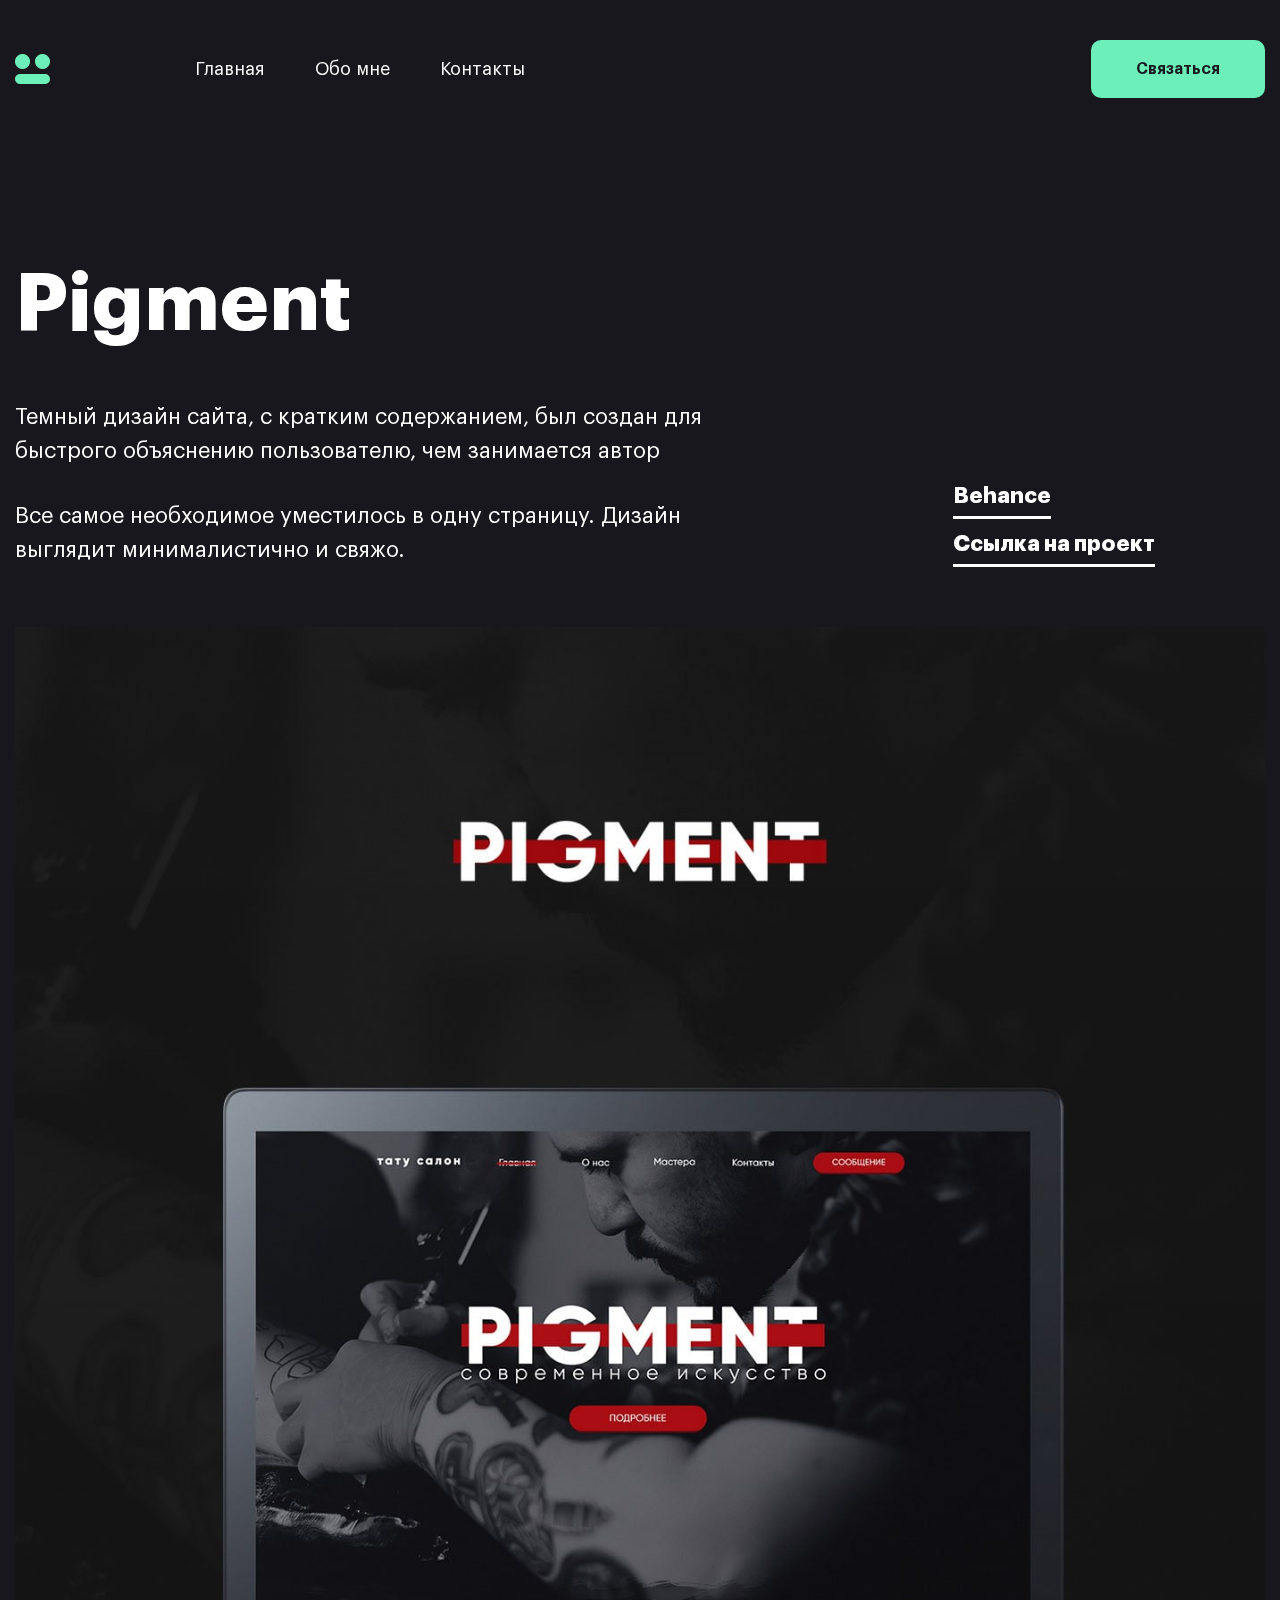
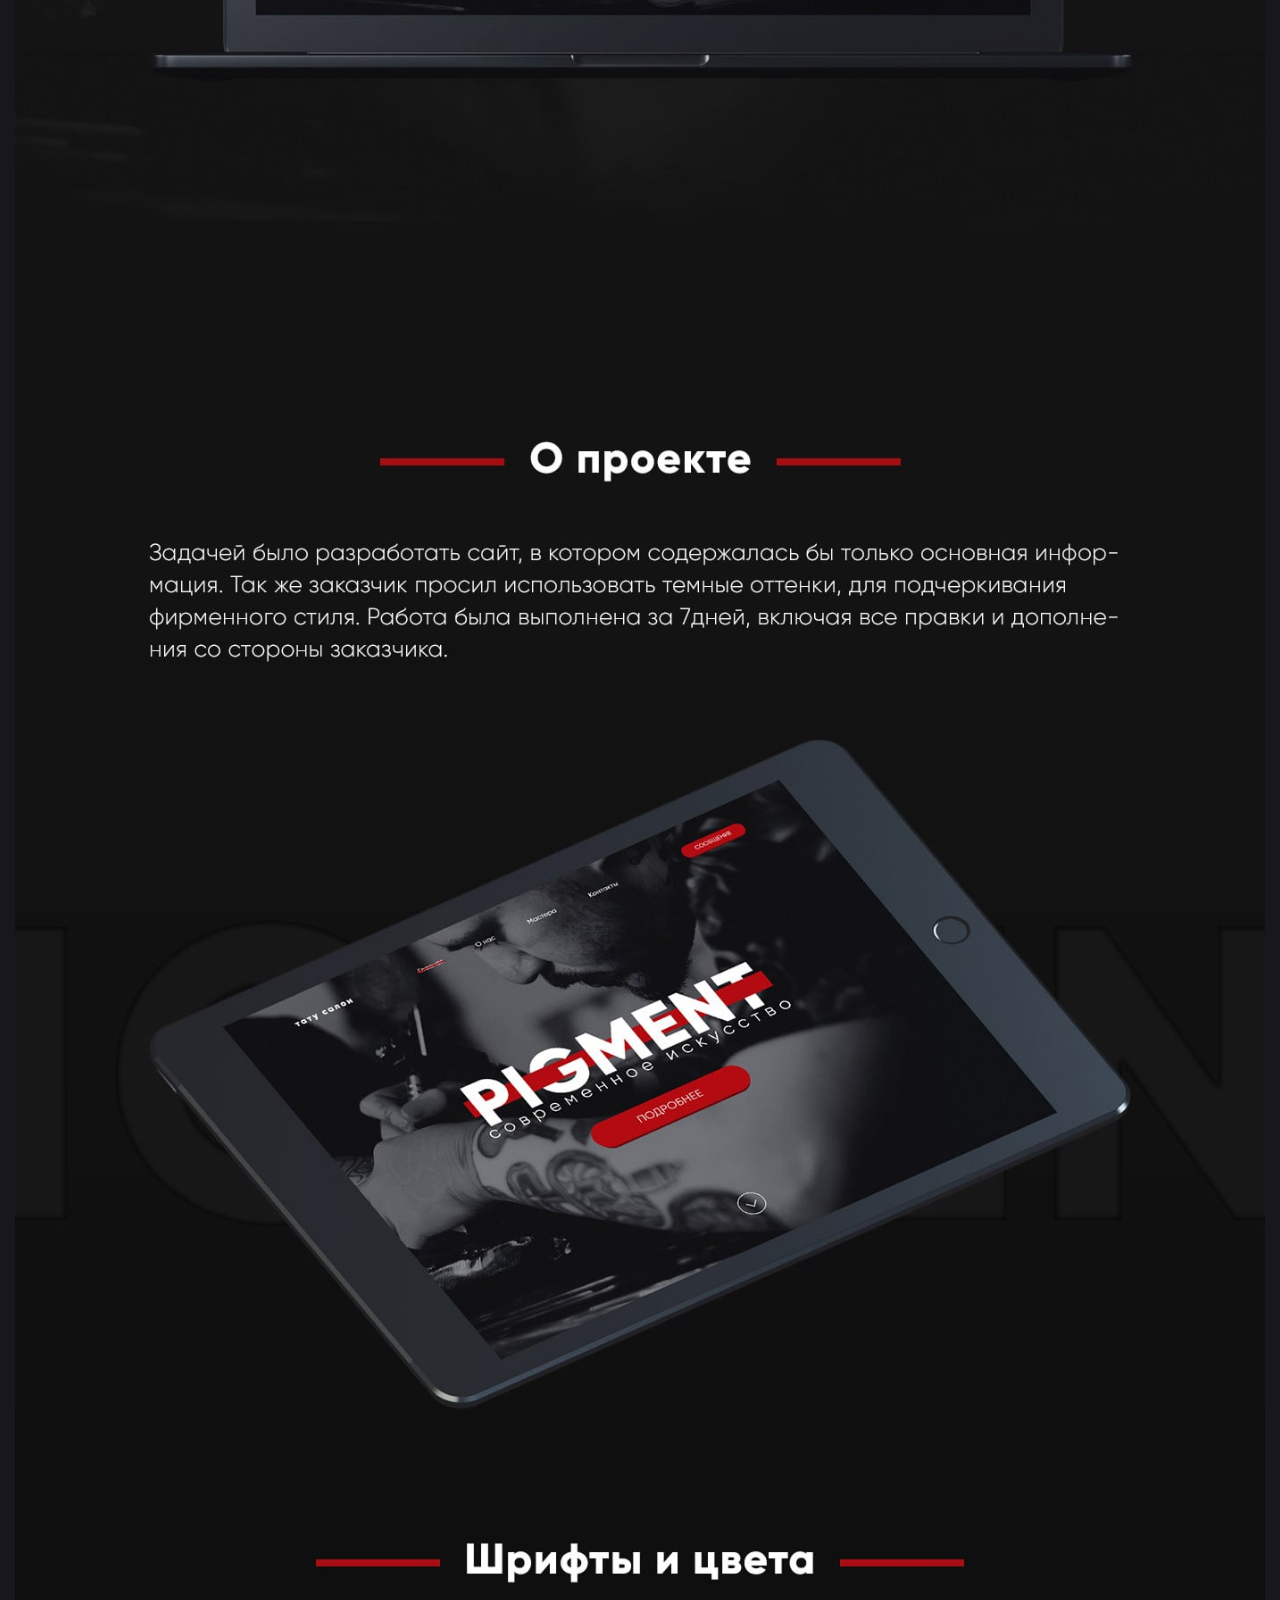
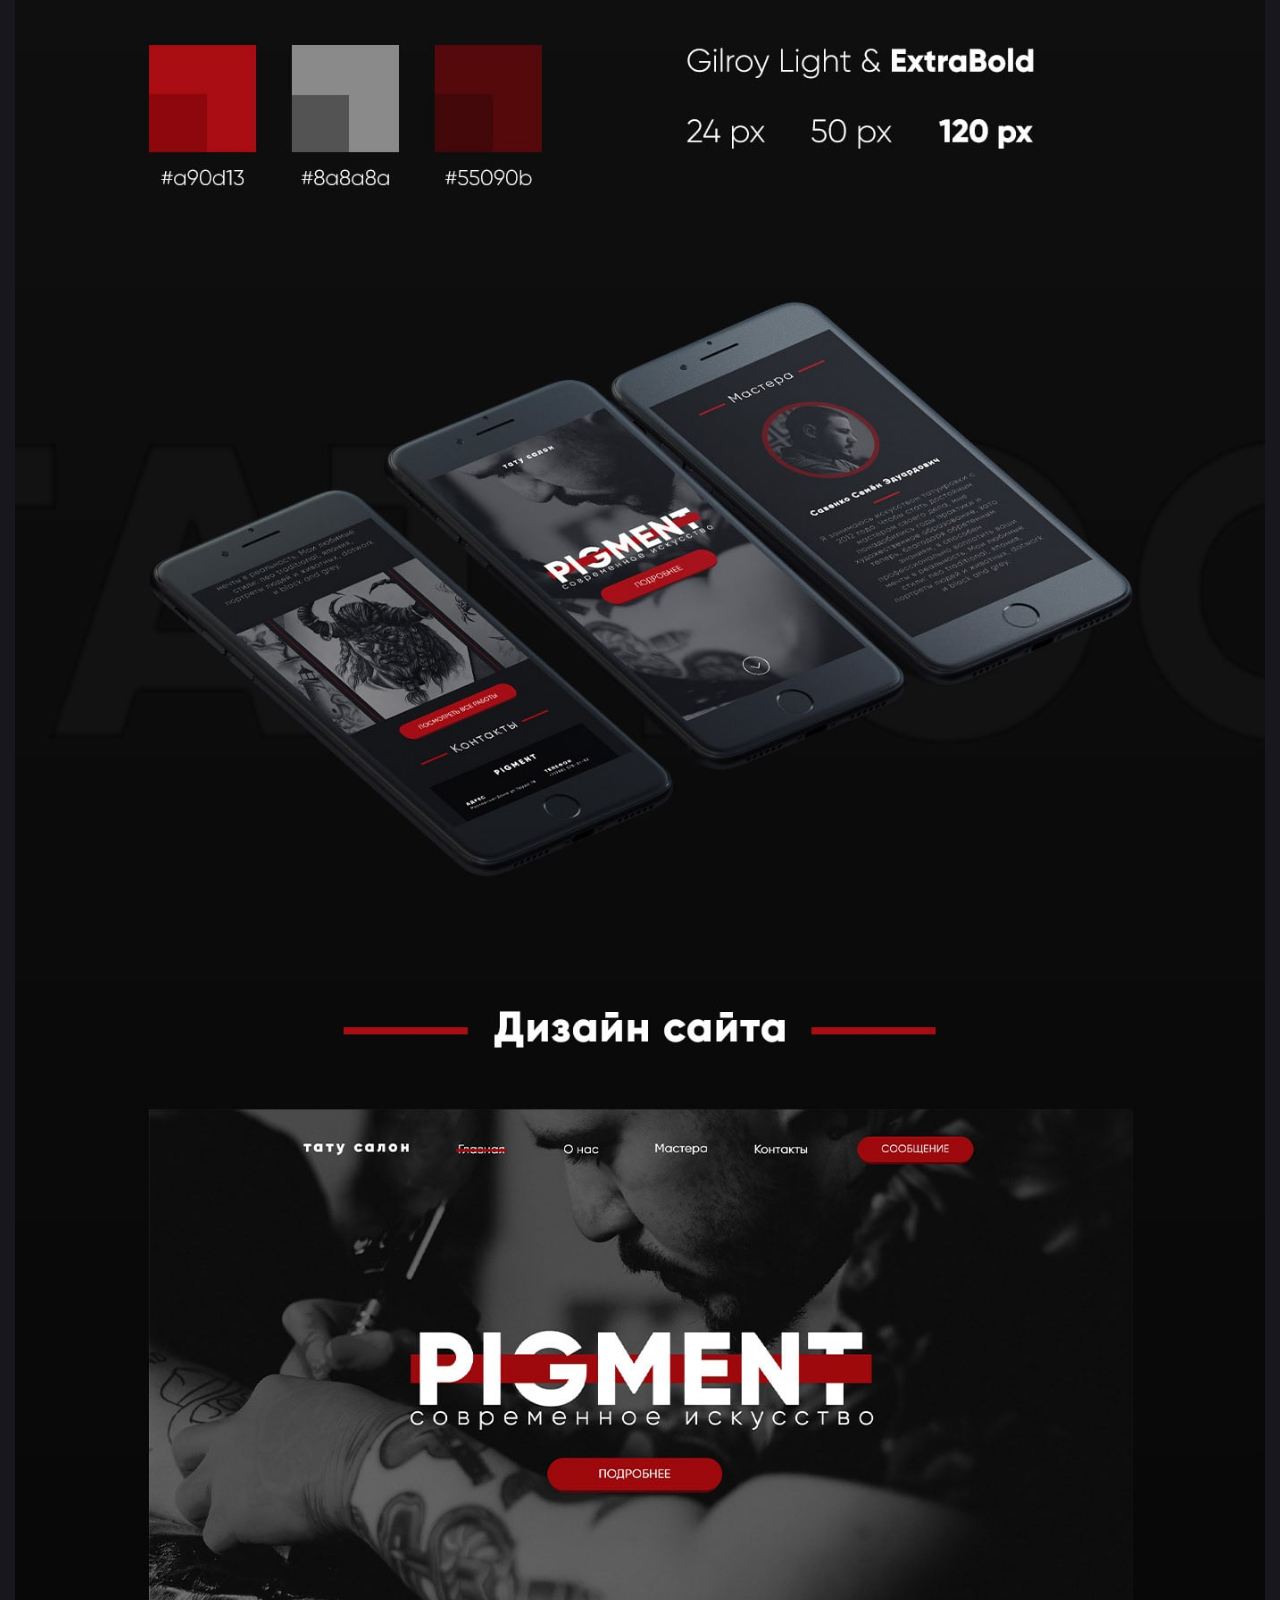
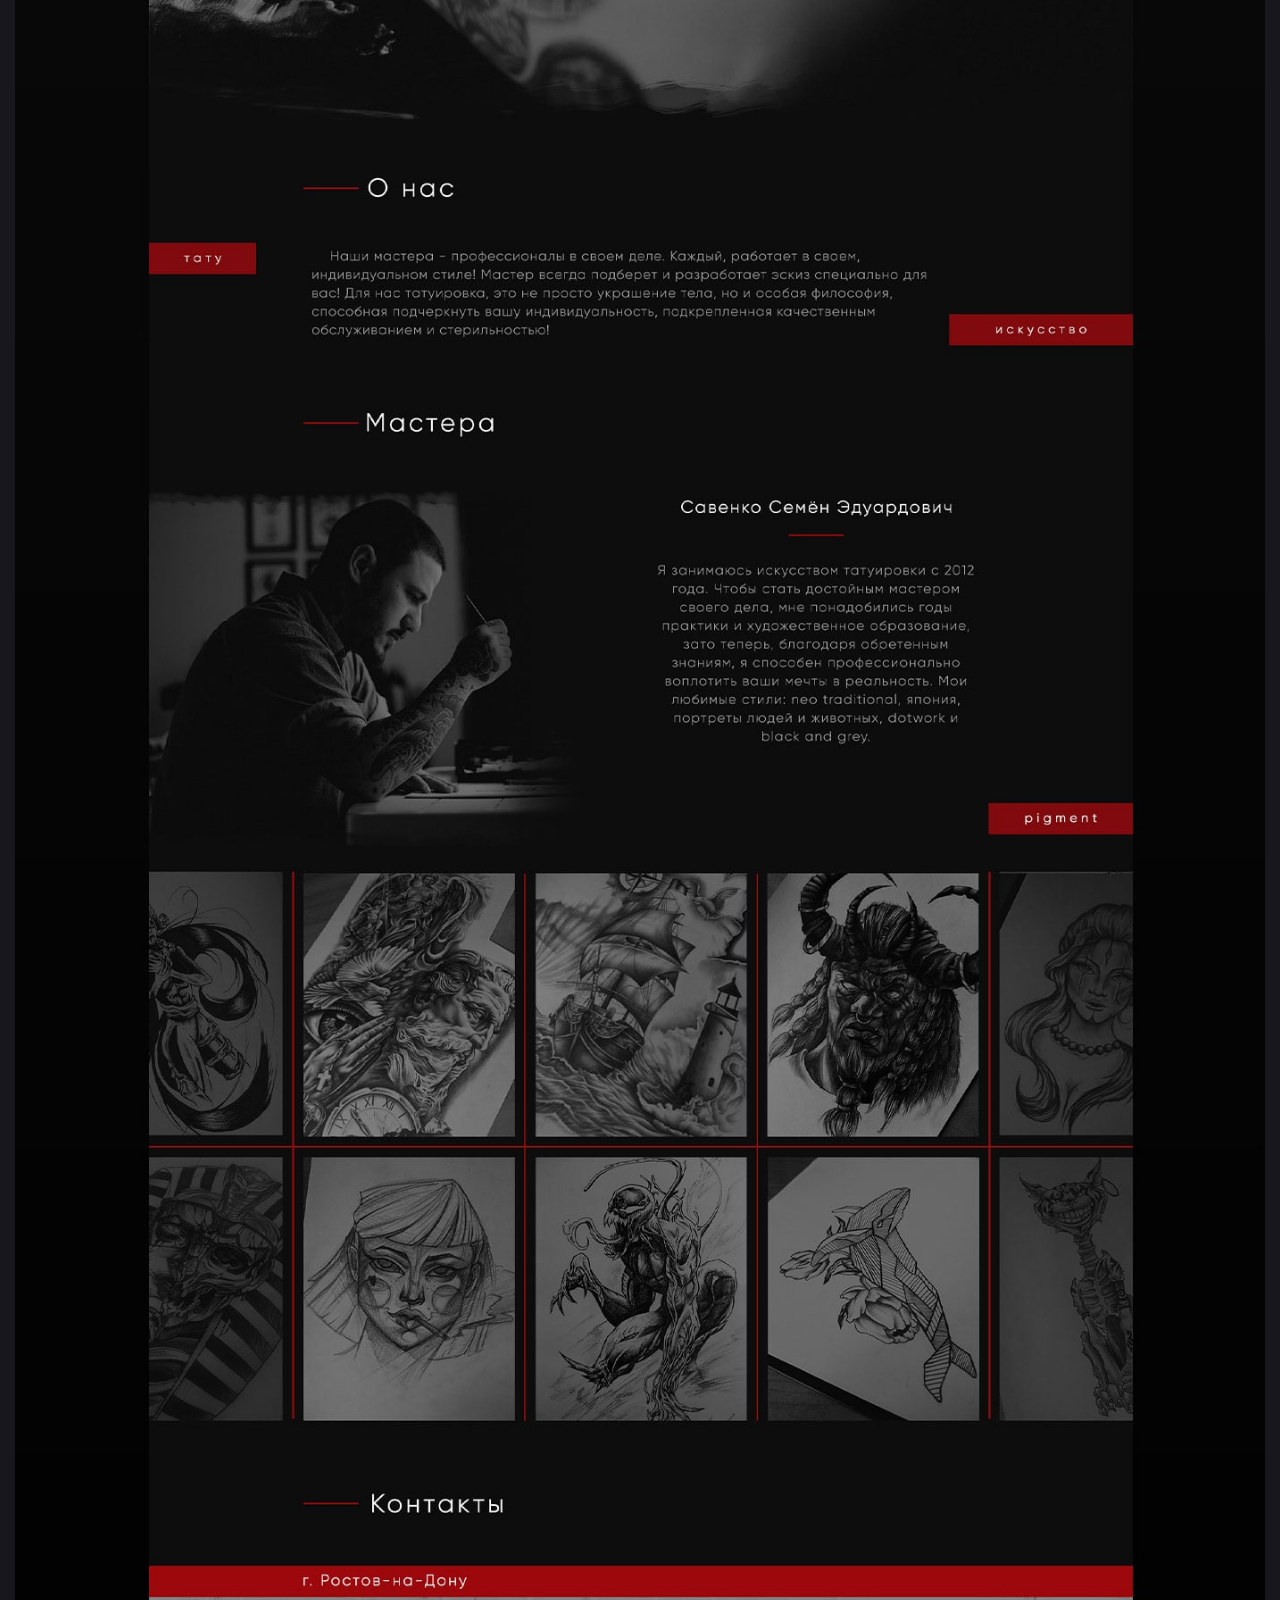
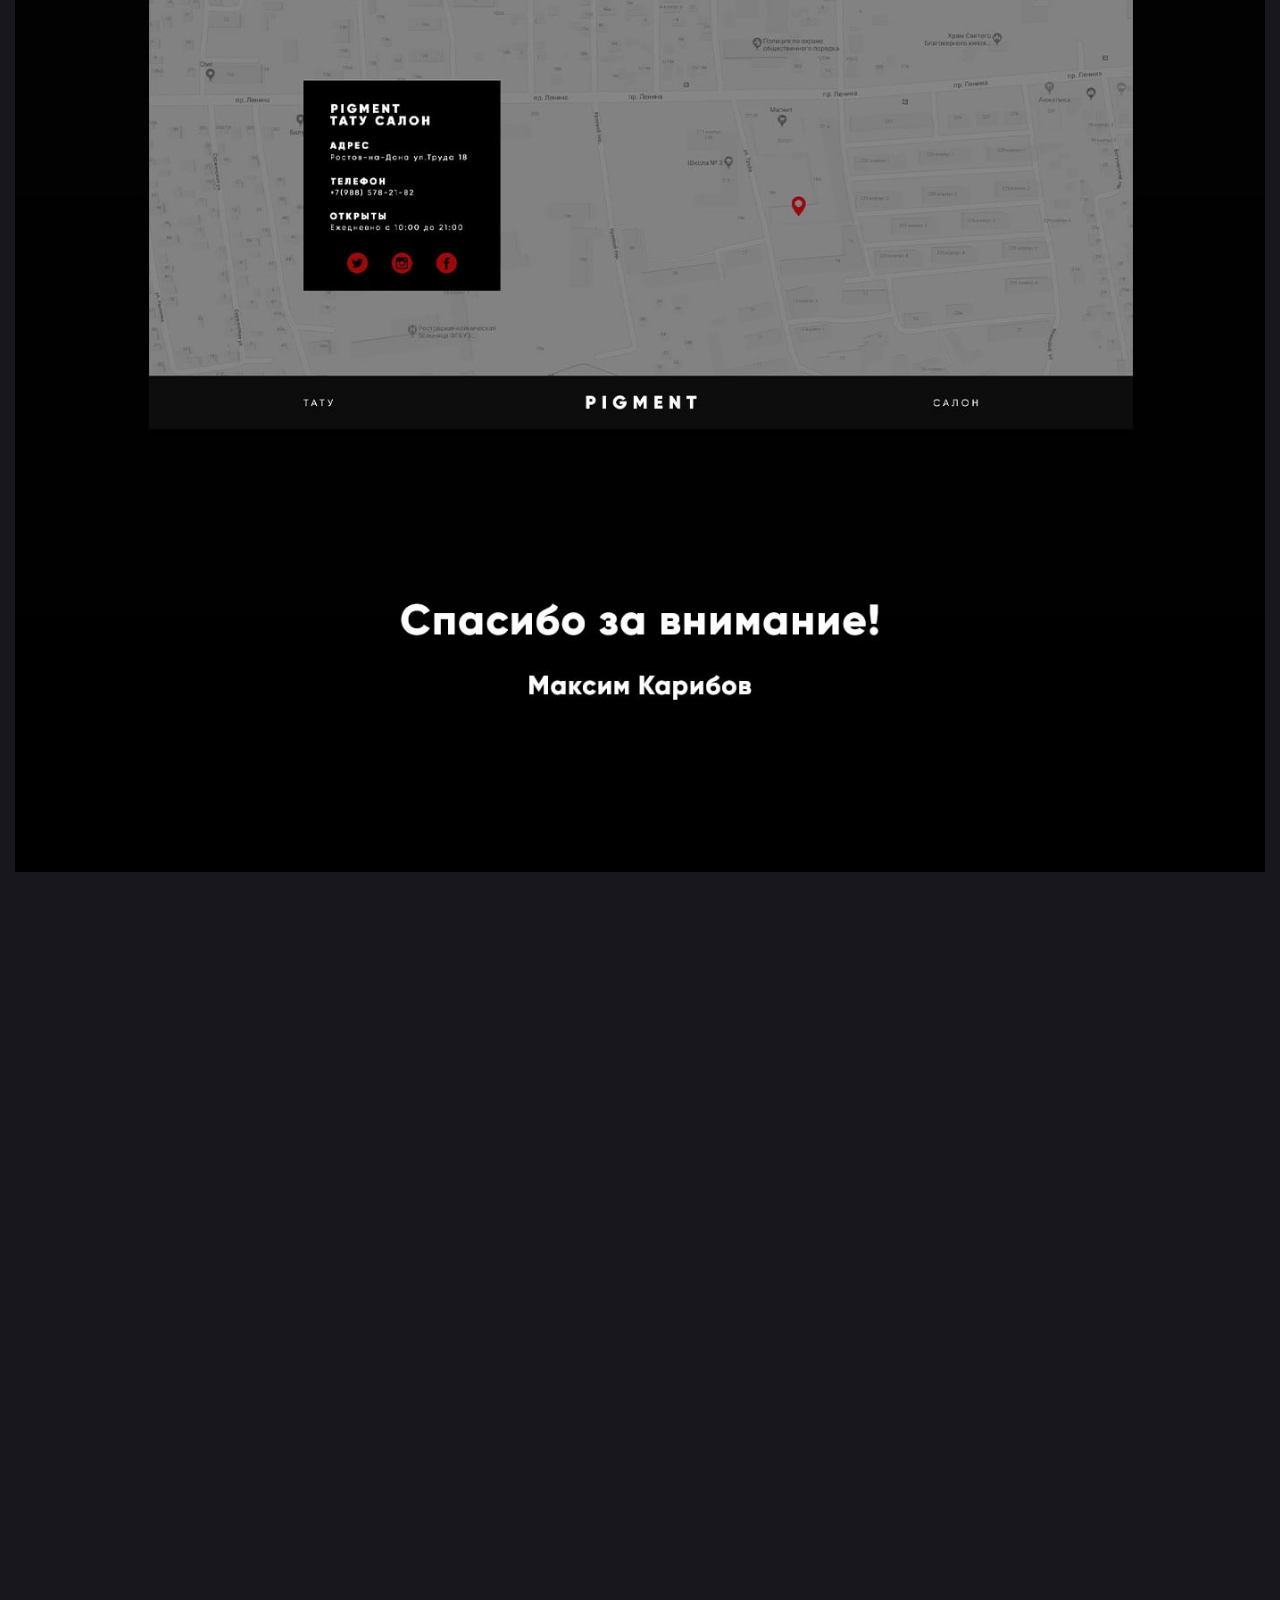
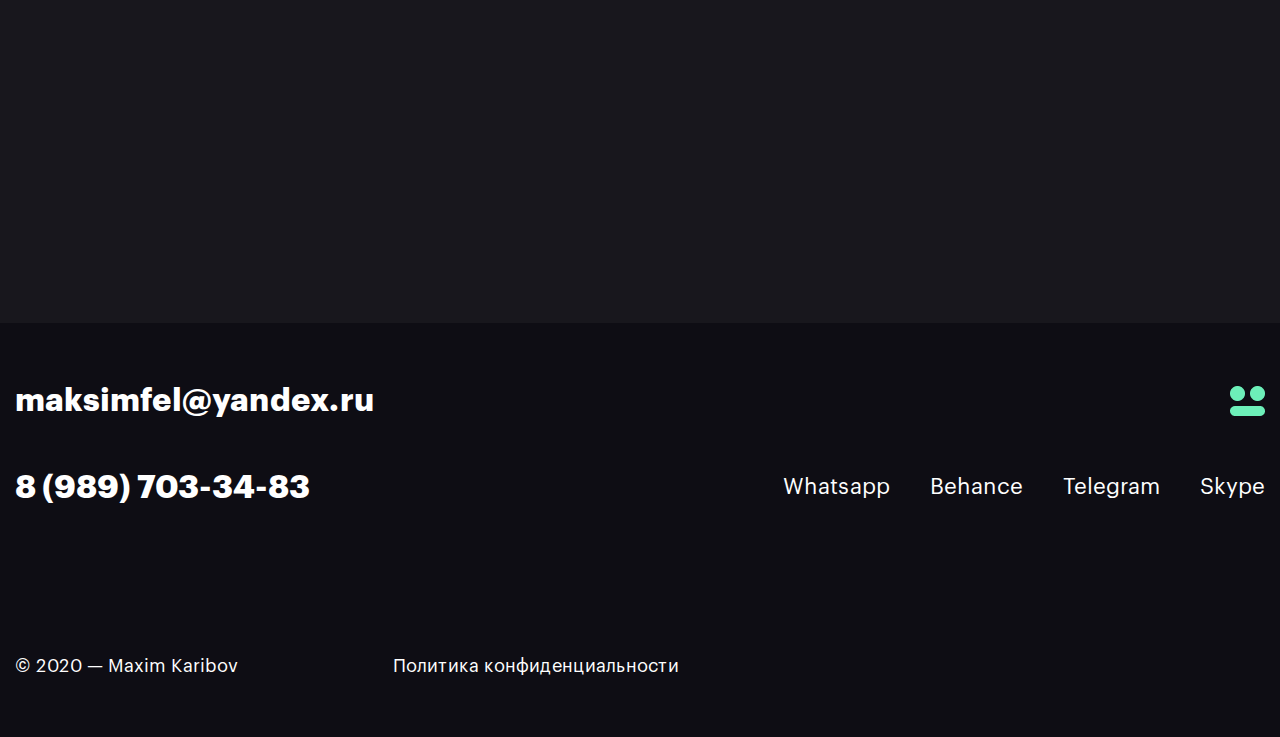
<file: pages/works/disign-syte/work_5.html>
<!DOCTYPE html>
<html lang="ru">
  <head>
    <meta charset="UTF-8" />
    <meta
      name="viewport"
      content="width=device-width, initial-scale=1.0, user-scalable=no"
    />
    <link
      rel="shortout icon"
      type="image/x-icon"
      href="/recources/img/fav-icon/favicon.ico"
    />
    <link rel="stylesheet" href="/style/normolize.css" />
    <link rel="stylesheet" href="/style/all.css" />
    <title>Pigment</title>
  </head>
  <body>
    <section class="popup">
      <div class="container">
        <div class="popup__inner">
          <img
            class="popup__image popup__close"
            src="/recources/img/popup/close.png"
            alt="close-image"
          />

          <h2 class="popup__title">
            Политика в отношении обработки персональных данных
          </h2>

          <div class="popup__content">
            <h3 class="popup__subtitle">1. Общие положения</h3>
            <p class="popup__text">
              Настоящая политика обработки персональных данных составлена в
              соответствии с требованиями Федерального закона от 27.07.2006.
              №152-ФЗ «О персональных данных» и определяет порядок обработки
              персональных данных и меры по обеспечению безопасности
              персональных данных Карибов Максим Садиярович (далее – Оператор).
              Оператор ставит своей важнейшей целью и условием осуществления
              своей деятельности соблюдение прав и свобод человека и гражданина
              при обработке его персональных данных, в том числе защиты прав на
              неприкосновенность частной жизни, личную и семейную тайну.
              Настоящая политика Оператора в отношении обработки персональных
              данных (далее – Политика) применяется ко всей информации, которую
              Оператор может получить о посетителях веб-сайта
              http://maksimkaribov.ru.
            </p>

            <h3 class="popup__subtitle">
              2. Основные понятия, используемые в Политике
            </h3>
            <p class="popup__text">
              Автоматизированная обработка персональных данных – обработка
              персональных данных с помощью средств вычислительной техники;
              Блокирование персональных данных – временное прекращение обработки
              персональных данных (за исключением случаев, если обработка
              необходима для уточнения персональных данных); Веб-сайт –
              совокупность графических и информационных материалов, а также
              программ для ЭВМ и баз данных, обеспечивающих их доступность в
              сети интернет по сетевому адресу http://maksimkaribov.ru;
              Информационная система персональных данных — совокупность
              содержащихся в базах данных персональных данных, и обеспечивающих
              их обработку информационных технологий и технических средств;
              Обезличивание персональных данных — действия, в результате которых
              невозможно определить без использования дополнительной информации
              принадлежность персональных данных конкретному Пользователю или
              иному субъекту персональных данных; Обработка персональных данных
              – любое действие (операция) или совокупность действий (операций),
              совершаемых с использованием средств автоматизации или без
              использования таких средств с персональными данными, включая сбор,
              запись, систематизацию, накопление, хранение, уточнение
              (обновление, изменение), извлечение, использование, передачу
              (распространение, предоставление, доступ), обезличивание,
              блокирование, удаление, уничтожение персональных данных; Оператор
              – государственный орган, муниципальный орган, юридическое или
              физическое лицо, самостоятельно или совместно с другими лицами
              организующие и (или) осуществляющие обработку персональных данных,
              а также определяющие цели обработки персональных данных, состав
              персональных данных, подлежащих обработке, действия (операции),
              совершаемые с персональными данными; Персональные данные – любая
              информация, относящаяся прямо или косвенно к определенному или
              определяемому Пользователю веб-сайта http://maksimkaribov.ru;
              Пользователь – любой посетитель веб-сайта http://maksimkaribov.ru;
              Предоставление персональных данных – действия, направленные на
              раскрытие персональных данных определенному лицу или определенному
              кругу лиц; Распространение персональных данных – любые действия,
              направленные на раскрытие персональных данных неопределенному
              кругу лиц (передача персональных данных) или на ознакомление с
              персональными данными неограниченного круга лиц, в том числе
              обнародование персональных данных в средствах массовой информации,
              размещение в информационно-телекоммуникационных сетях или
              предоставление доступа к персональным данным каким-либо иным
              способом; Трансграничная передача персональных данных – передача
              персональных данных на территорию иностранного государства органу
              власти иностранного государства, иностранному физическому или
              иностранному юридическому лицу; Уничтожение персональных данных –
              любые действия, в результате которых персональные данные
              уничтожаются безвозвратно с невозможностью дальнейшего
              восстановления содержания персональных данных в информационной
              системе персональных данных и (или) результате которых
              уничтожаются материальные носители персональных данных.
            </p>

            <h3 class="popup__subtitle">
              3. Оператор может обрабатывать следующие персональные данные
              Пользователя
            </h3>
            <p class="popup__text">
              Фамилия, имя, отчество; Электронный адрес; Номера телефонов; Также
              на сайте происходит сбор и обработка обезличенных данных о
              посетителях (в т.ч. файлов «cookie») с помощью сервисов
              интернет-статистики (Яндекс Метрика и Гугл Аналитика и других).
              Вышеперечисленные данные далее по тексту Политики объединены общим
              понятием Персональные данные.
            </p>

            <h3 class="popup__subtitle">
              4. Цели обработки персональных данных
            </h3>
            <p class="popup__text">
              Цель обработки персональных данных Пользователя — информирование
              Пользователя посредством отправки электронных писем. Также
              Оператор имеет право направлять Пользователю уведомления о новых
              продуктах и услугах, специальных предложениях и различных
              событиях. Пользователь всегда может отказаться от получения
              информационных сообщений, направив Оператору письмо на адрес
              электронной почты maksimfel@yandex.ru с пометкой «Отказ от
              уведомлениях о новых продуктах и услугах и специальных
              предложениях». Обезличенные данные Пользователей, собираемые с
              помощью сервисов интернет-статистики, служат для сбора информации
              о действиях Пользователей на сайте, улучшения качества сайта и его
              содержания.
            </p>

            <h3 class="popup__subtitle">
              5. Правовые основания обработки персональных данных
            </h3>
            <p class="popup__text">
              Оператор обрабатывает персональные данные Пользователя только в
              случае их заполнения и/или отправки Пользователем самостоятельно
              через специальные формы, расположенные на сайте
              http://maksimkaribov.ru. Заполняя соответствующие формы и/или
              отправляя свои персональные данные Оператору, Пользователь
              выражает свое согласие с данной Политикой. Оператор обрабатывает
              обезличенные данные о Пользователе в случае, если это разрешено в
              настройках браузера Пользователя (включено сохранение файлов
              «cookie» и использование технологии JavaScript).
            </p>

            <h3 class="popup__subtitle">
              6. Порядок сбора, хранения, передачи и других видов обработки
              персональных данных
            </h3>
            <p class="popup__text">
              Безопасность персональных данных, которые обрабатываются
              Оператором, обеспечивается путем реализации правовых,
              организационных и технических мер, необходимых для выполнения в
              полном объеме требований действующего законодательства в области
              защиты персональных данных. Оператор обеспечивает сохранность
              персональных данных и принимает все возможные меры, исключающие
              доступ к персональным данным неуполномоченных лиц. Персональные
              данные Пользователя никогда, ни при каких условиях не будут
              переданы третьим лицам, за исключением случаев, связанных с
              исполнением действующего законодательства. В случае выявления
              неточностей в персональных данных, Пользователь может
              актуализировать их самостоятельно, путем направления Оператору
              уведомление на адрес электронной почты Оператора
              maksimfel@yandex.ru с пометкой «Актуализация персональных данных».
              Срок обработки персональных данных является неограниченным.
              Пользователь может в любой момент отозвать свое согласие на
              обработку персональных данных, направив Оператору уведомление
              посредством электронной почты на электронный адрес Оператора
              maksimfel@yandex.ru с пометкой «Отзыв согласия на обработку
              персональных данных».
            </p>

            <h3 class="popup__subtitle">
              7. Трансграничная передача персональных данных
            </h3>
            <p class="popup__text">
              Оператор до начала осуществления трансграничной передачи
              персональных данных обязан убедиться в том, что иностранным
              государством, на территорию которого предполагается осуществлять
              передачу персональных данных, обеспечивается надежная защита прав
              субъектов персональных данных. Трансграничная передача
              персональных данных на территории иностранных государств, не
              отвечающих вышеуказанным требованиям, может осуществляться только
              в случае наличия согласия в письменной форме субъекта персональных
              данных на трансграничную передачу его персональных данных и/или
              исполнения договора, стороной которого является субъект
              персональных данных.
            </p>

            <h3 class="popup__subtitle">8. Заключительные положения</h3>
            <p class="popup__text">
              Пользователь может получить любые разъяснения по интересующим
              вопросам, касающимся обработки его персональных данных,
              обратившись к Оператору с помощью электронной почты
              maksimfel@yandex.ru. В данном документе будут отражены любые
              изменения политики обработки персональных данных Оператором.
              Политика действует бессрочно до замены ее новой версией.
              Актуальная версия Политики в свободном доступе расположена в сети
              Интернет по адресу http://maksimkaribov.ru/policy.
            </p>
          </div>
        </div>
      </div>
    </section>

    <section class="hidden">
      <div class="hidden__wrapper">
        <ul class="hidden-menu menu">
          <li class="menu__item">
            <a class="menu__link hidden-link" href="/index.html">Главная</a>
          </li>
          <li class="menu__item">
            <a class="menu__link" target="_blank" href="/about.html">Обо мне</a>
          </li>
          <!-- <li class="menu__item">
              <a class="menu__link hidden-link" href="#Footer">Контакты</a>
            </li>   -->
        </ul>

        <a class="hidden__link hidden-link link" href="#Order">Связаться</a>

        <a
          class="hidden__link_mail hidden-links link-2"
          href="mailto:maksimfel@yandex.ru"
          >maksimfel@yandex.ru</a
        >

        <a
          class="hidden__link_number hidden-links link-2"
          href="tel:89897033483"
          >8 (989) 703-34-83</a
        >

        <ul class="hidden-social">
          <li class="hidden-social__item">
            <a
              class="hidden-social__link link-2"
              href="https://wa.me/89897033483"
              >Whatsapp</a
            >
          </li>
          <li class="hidden-social__item">
            <a
              class="hidden-social__link link-2"
              href="https://www.behance.net/MaximKaribov"
              >Behance</a
            >
          </li>
          <li class="hidden-social__item">
            <a
              class="hidden-social__link link-2"
              href="https://teleg.run/KavkazMaksim"
              >Telegram</a
            >
          </li>
          <li class="hidden-social__item">
            <a class="hidden-social__link link-2" href="Skype:maksimfel"
              >Skype</a
            >
          </li>
        </ul>
      </div>
    </section>

    <header id="Header" class="header" data-aos="fade-down">
      <div class="header__container container">
        <nav class="navigation">
          <a
            ><img
              class="logo"
              src="/recources/img/header/logo.jpg"
              alt="logo-imagea"
          /></a>

          <ul class="header__menu menu">
            <li class="menu__item">
              <a class="menu__link" href="/index.html">Главная</a>
            </li>
            <li class="menu__item">
              <a class="menu__link" href="/about.html">Обо мне</a>
            </li>
            <li class="menu__item">
              <a class="menu__link" href="#Footer">Контакты</a>
            </li>
          </ul>

          <a class="header__link link" href="#Order">Связаться</a>

          <div class="burger">
            <span class="burger__line"></span>
            <span class="burger__line"></span>
            <span class="burger__line"></span>
          </div>
        </nav>
      </div>
    </header>

    <main class="main">
      <section class="work intro">
        <div class="intro__container container">
          <h1
            class="work__title intro__title title"
            data-aos="fade-up"
            data-aos-delay="100"
          >
            Pigment
          </h1>

          <div class="work-description">
            <div
              class="work-description__text"
              data-aos="fade-up"
              data-aos-delay="200"
            >
              <p class="work__text portfolio-item__text">
                Темный дизайн сайта, с кратким содержанием, был создан для
                быстрого объяснению пользователю, чем занимается автор
              </p>

              <p class="work__text portfolio-item__text">
                Все самое необходимое уместилось в одну страницу. Дизайн
                выглядит минималистично и свяжо.
              </p>
            </div>
            <ul
              class="work-description__menu"
              data-aos="fade-up"
              data-aos-delay="300"
            >
              <li class="work-description__item">
                <a
                  href="https://www.behance.net/MaximKaribov"
                  class="work-description__link links"
                  >Behancе</a
                >
              </li>
              <li class="work-description__item">
                <a
                  href="https://www.behance.net/gallery/80037885/Pigment-Website"
                  class="work-description__link links"
                  >Ссылка на проект</a
                >
              </li>
            </ul>
          </div>
        </div>
      </section>

      <section class="work-images">
        <div class="work-images__container container">
          <img
            src="/recources/img/works/disign-syte/work-5/pigment-min.jpg"
            alt="work_img_1"
          />
          <!-- <img src="recources/img/work-1/work-1__2.png" alt="work_img_2">
            <img src="recources/img/work-1/work-1__3.png" alt="work_img_3">
            <img src="recources/img/work-1/work-1__4.png" alt="work_img_4">
            <img src="recources/img/work-1/work-1__5.png" alt="work_img_5">
            <img src="recources/img/work-1/work-1__6.png" alt="work_img_6">
            <img src="recources/img/work-1/work-1__7.png" alt="work_img_7">
            <img src="recources/img/work-1/work-1__8.png" alt="work_img_8">
            <img src="recources/img/work-1/work-1__9.png" alt="work_img_9"> -->
        </div>
      </section>

      <section id="Order" class="order">
        <div class="order__container container">
          <h2 class="order__title" data-aos="fade-down">
            <span class="order__text">У вас есть интересный проект?</span>
            <span class="order__text"
              >Заполните
              <span class="order__text_green">форму</span>&nbsp;ниже.</span
            >
          </h2>

          <form class="order__form form" data-aos="fade">
            <!-- Hidden Required Fields -->
            <input type="hidden" name="project_name" value="maximkaribov.ru" />
            <input
              type="hidden"
              name="admin_email"
              value="www.petrushkin@gmail.com"
            />
            <input type="hidden" name="form_subject" value="Первая форма" />
            <!-- END Hidden Required Fields -->

            <div class="order__input_wrap">
              <input
                class="order__input"
                required
                name="Имя"
                autocomplete="off"
                maxlength="30"
                placeholder="Имя"
                type="text"
              />
            </div>

            <div class="order__input_wrap">
              <input
                class="order__input"
                required
                name="Телефон"
                autocomplete="off"
                maxlength="30"
                placeholder="Телефон"
                type="tel"
              />
            </div>

            <div class="order__input_wrap">
              <input
                class="order__input"
                required
                name="Почта"
                autocomplete="off"
                maxlength="30"
                placeholder="Почта"
                type="email"
              />
            </div>

            <button class="order__button button" type="submit">
              Отправить
            </button>
          </form>
        </div>
      </section>
    </main>

    <footer id="Footer" class="footer">
      <div class="footer__container container">
        <div class="footer__head">
          <a
            class="footer__link_mail footer-link link-2"
            href="mailto:maksimfel@yandex.ru"
            >maksimfel@yandex.ru</a
          >

          <a class="footer__link_logo"
            ><img
              src="/recources/img/footer/logo.jpg"
              alt="logo-image"
              class="footer__logo logo"
          /></a>
        </div>

        <div class="footer__body">
          <a
            class="footer__link_number footer-link link-2"
            href="tel:89897033483"
            >8 (989) 703-34-83</a
          >

          <ul class="footer-social">
            <li class="footer-social__item">
              <a
                class="footer-social__link link-2"
                href="https://wa.me/89897033483"
                >Whatsapp</a
              >
            </li>
            <li class="footer-social__item">
              <a
                class="footer-social__link link-2"
                href="https://www.behance.net/MaximKaribov"
                >Behance</a
              >
            </li>
            <li class="footer-social__item">
              <a
                class="footer-social__link link-2"
                href="https://teleg.run/KavkazMaksim"
                >Telegram</a
              >
            </li>
            <li class="footer-social__item">
              <a class="footer-social__link link-2" href="Skype:maximfel"
                >Skype</a
              >
            </li>
          </ul>
        </div>

        <div class="footer__footer">
          <span class="footer__copy">© 2020 — Maxim Karibov</span>

          <button class="footer__conf button-popup link-2">
            Политика конфиденциальности
          </button>
        </div>
      </div>
    </footer>

    <div class="thank">
      <h3 class="thank__title">Все супер!</h3>

      <p class="thank__text text">
        Спасибо за обращение, в течении 20 минут я свяжусь с вами.
      </p>

      <button class="thank__close"></button>
    </div>

    <a href="#Header" class="back-to-top"></a>

    <script src="https://ajax.googleapis.com/ajax/libs/jquery/3.4.1/jquery.min.js"></script>
    <script src="https://unpkg.com/aos@next/dist/aos.js"></script>
    <script src="/scripts/all-index-jquery.js"></script>
    <script src="/scripts/all-index.js"></script>
  </body>
</html>
</file>
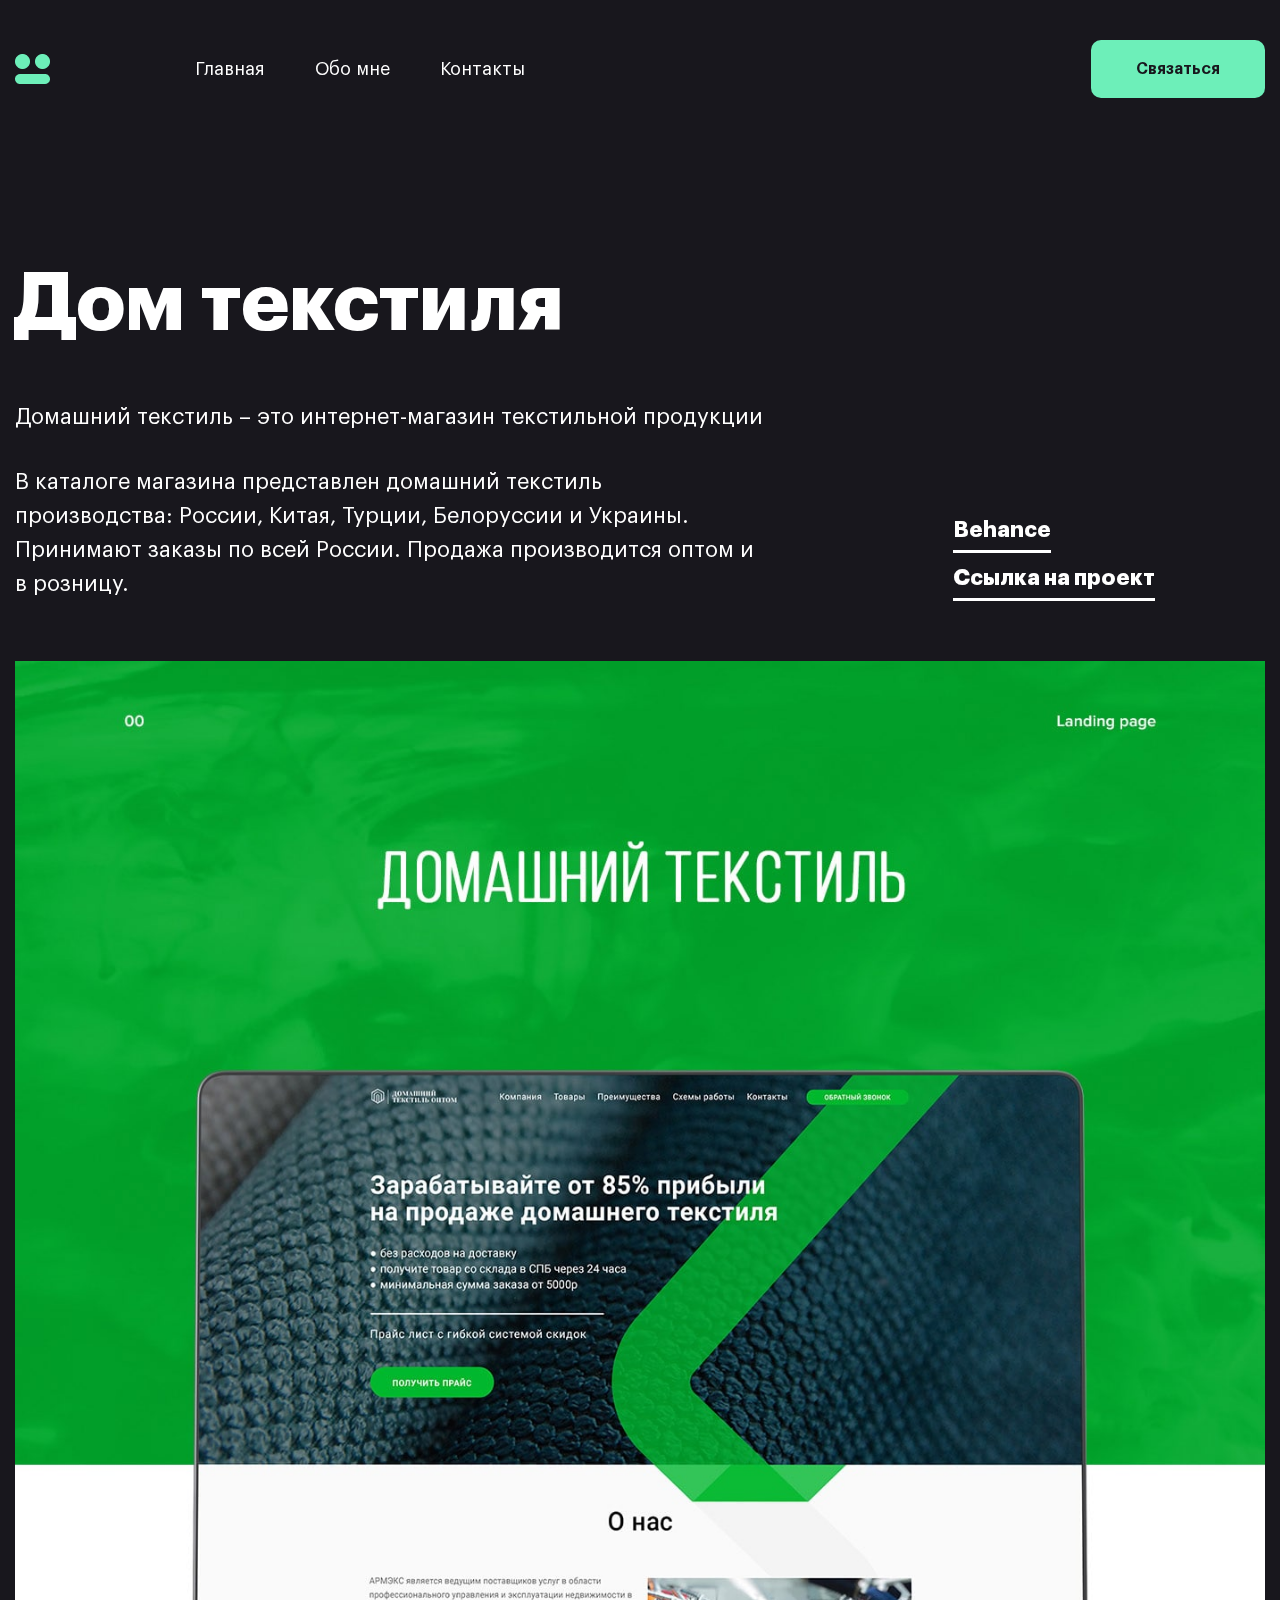
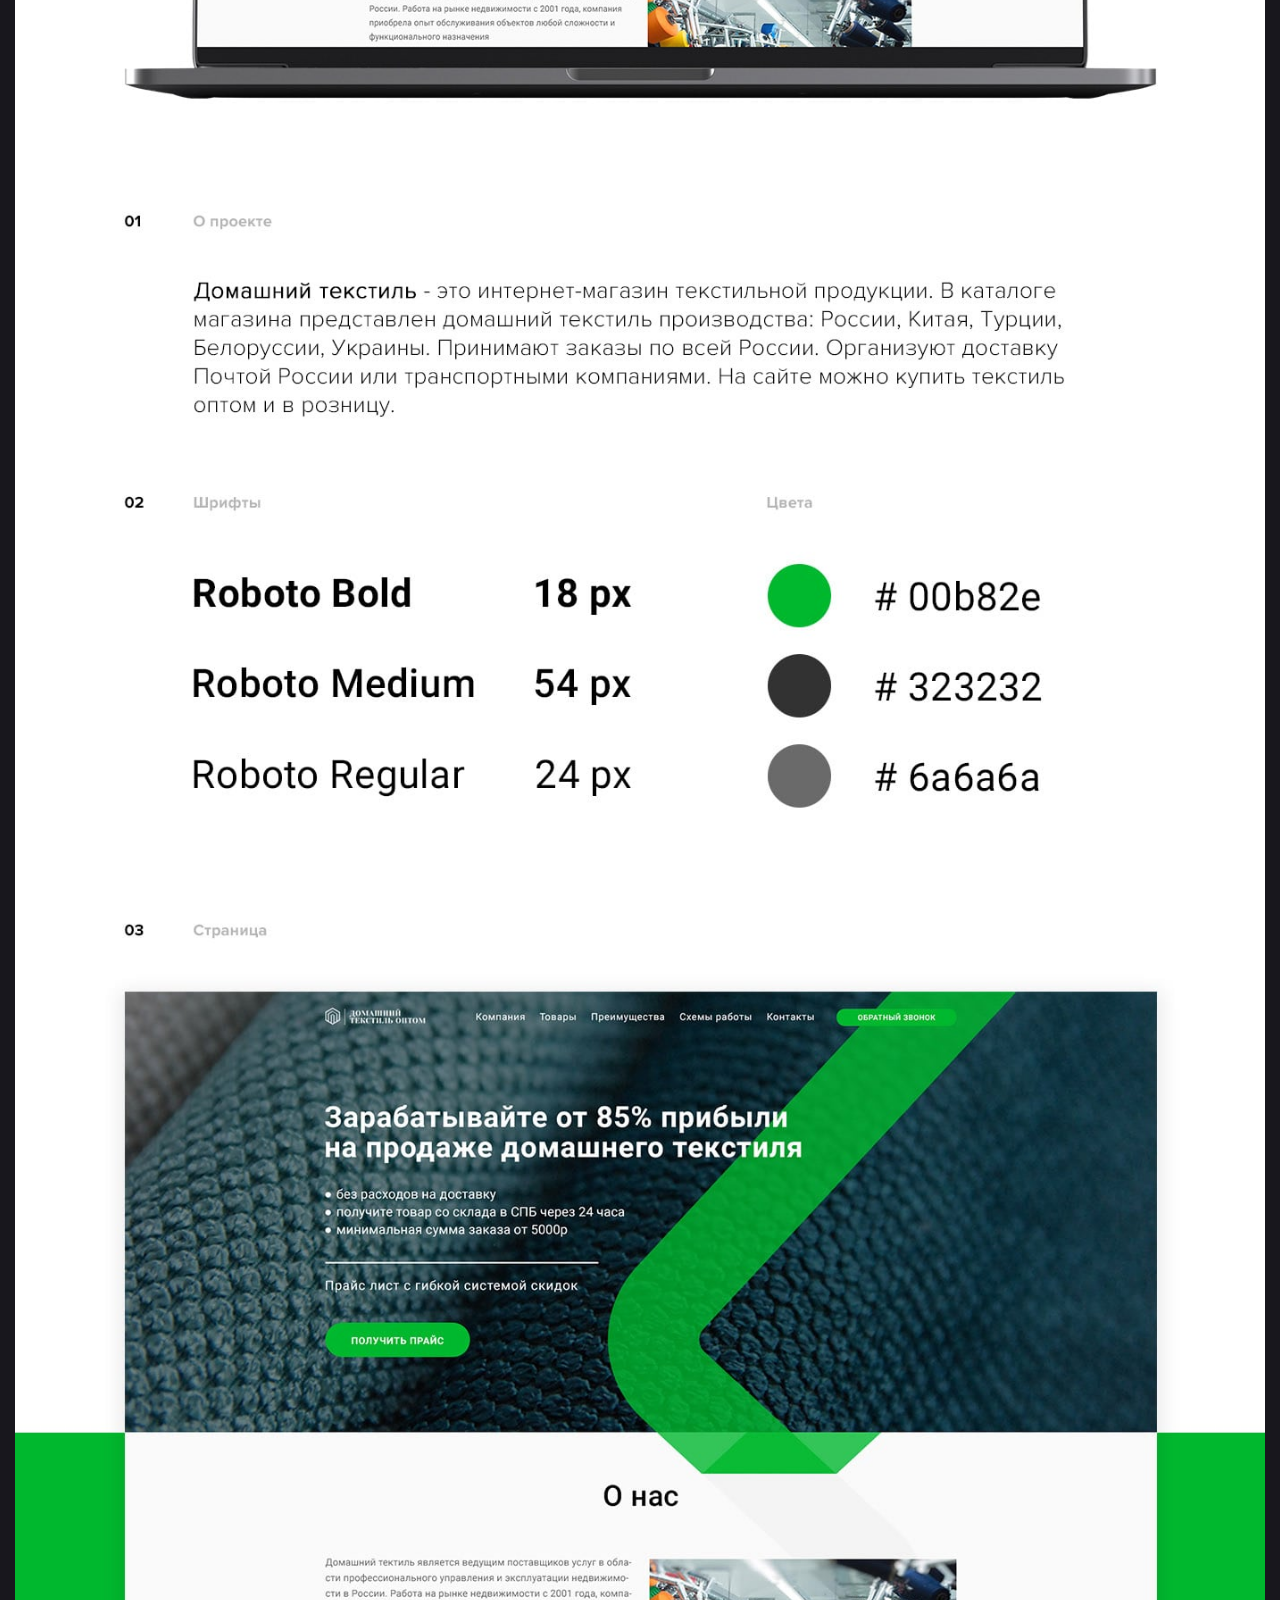
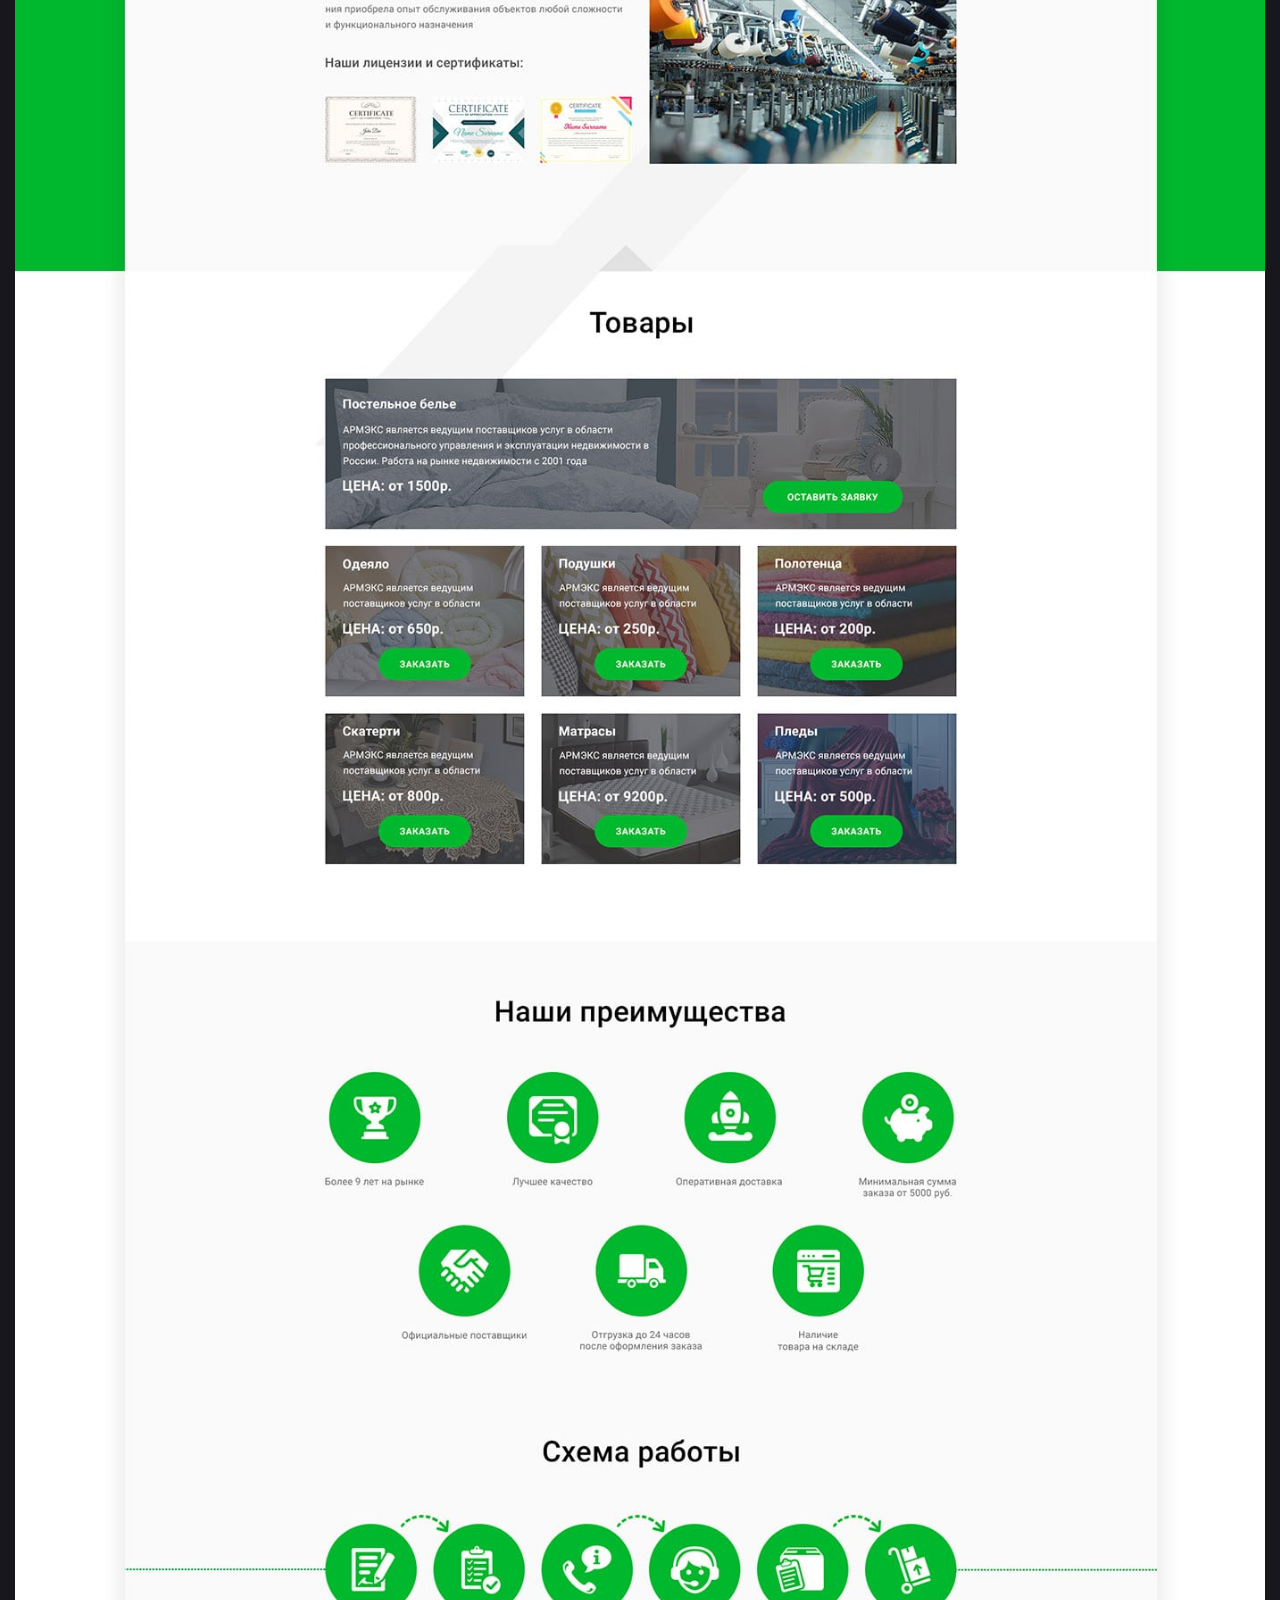
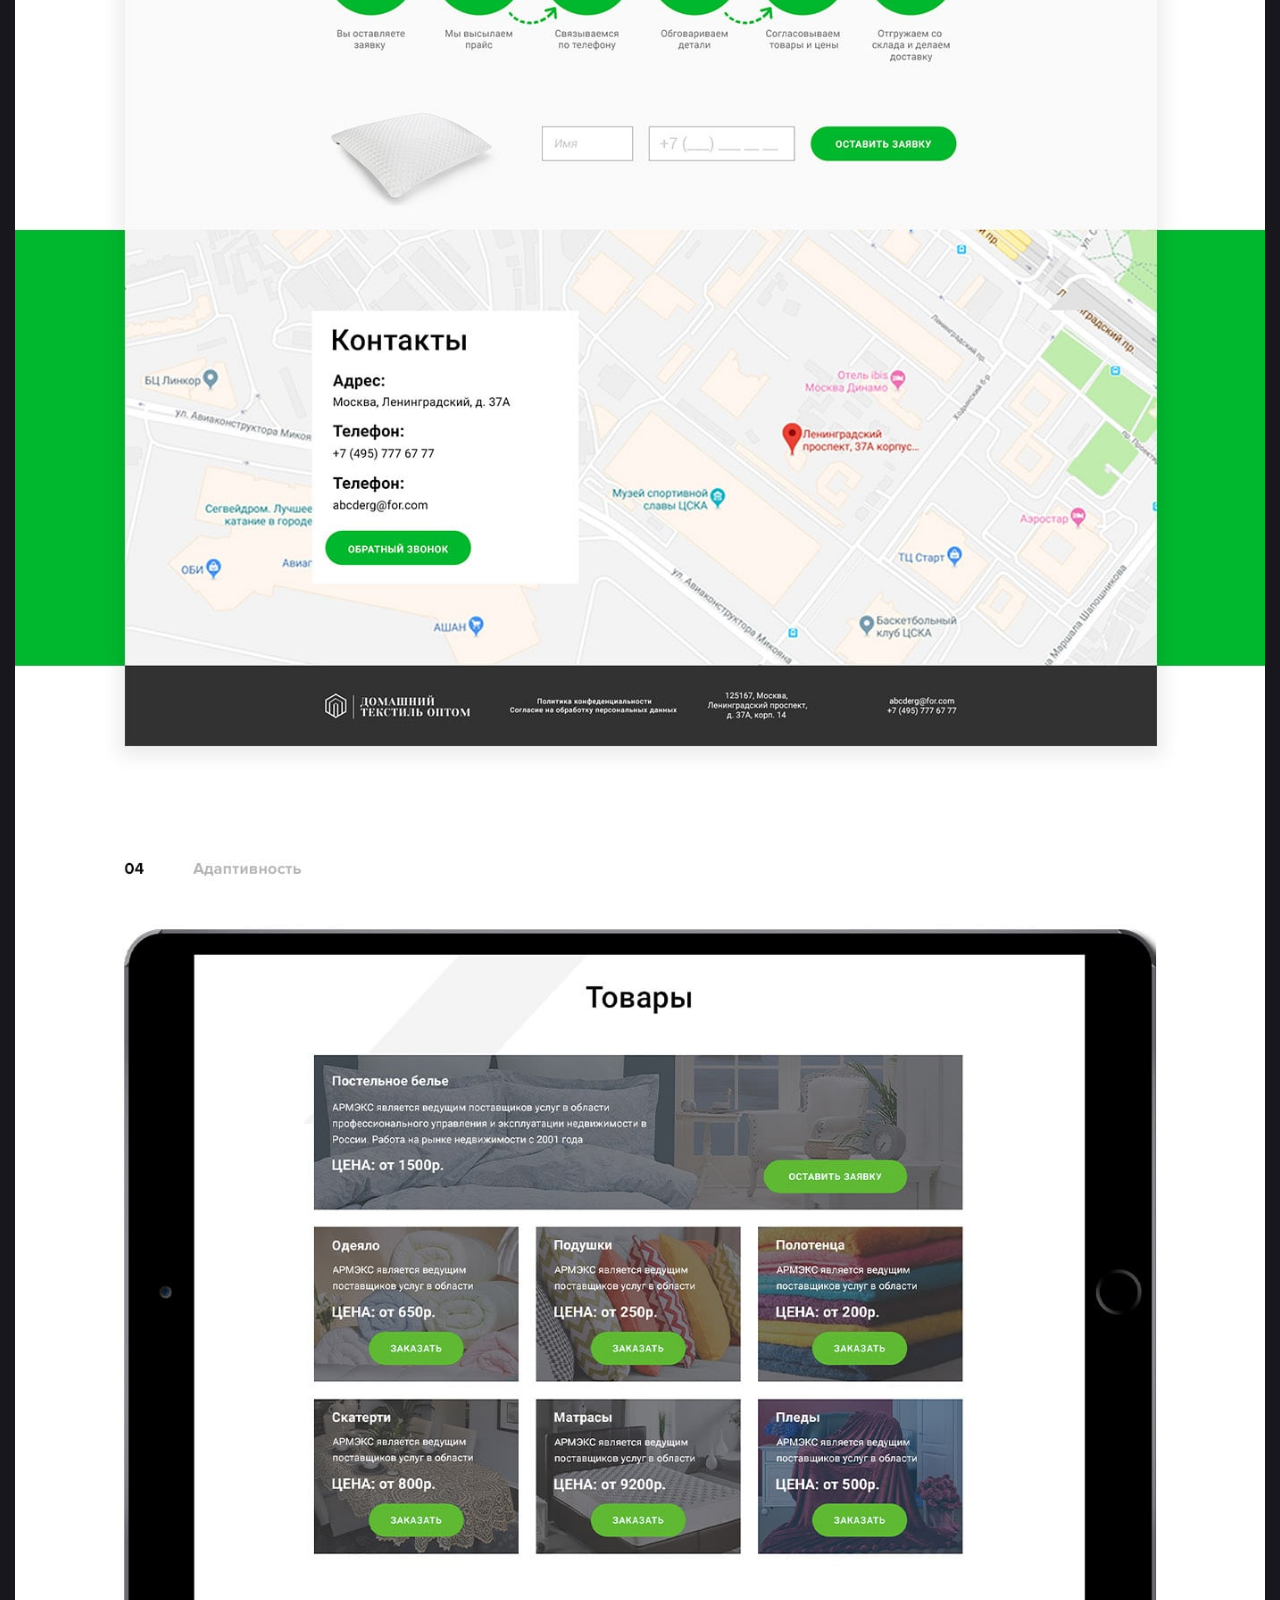
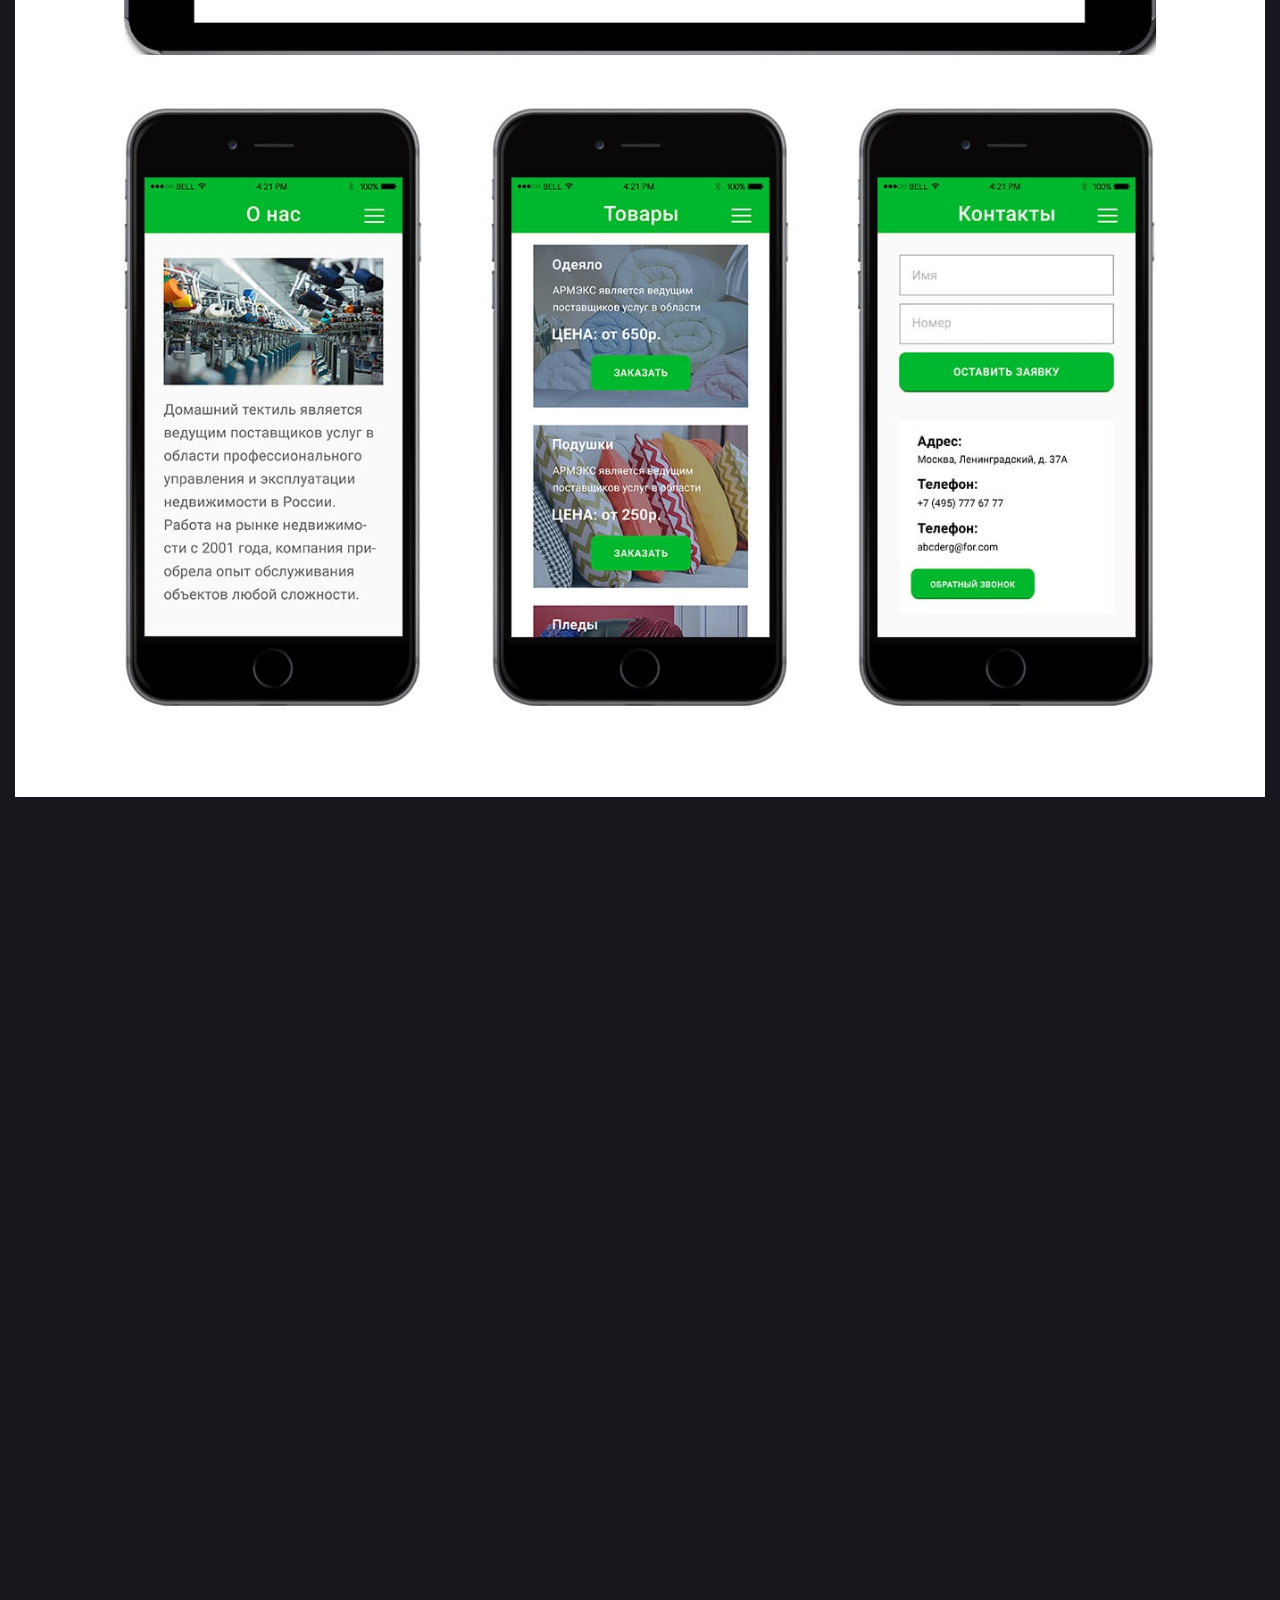
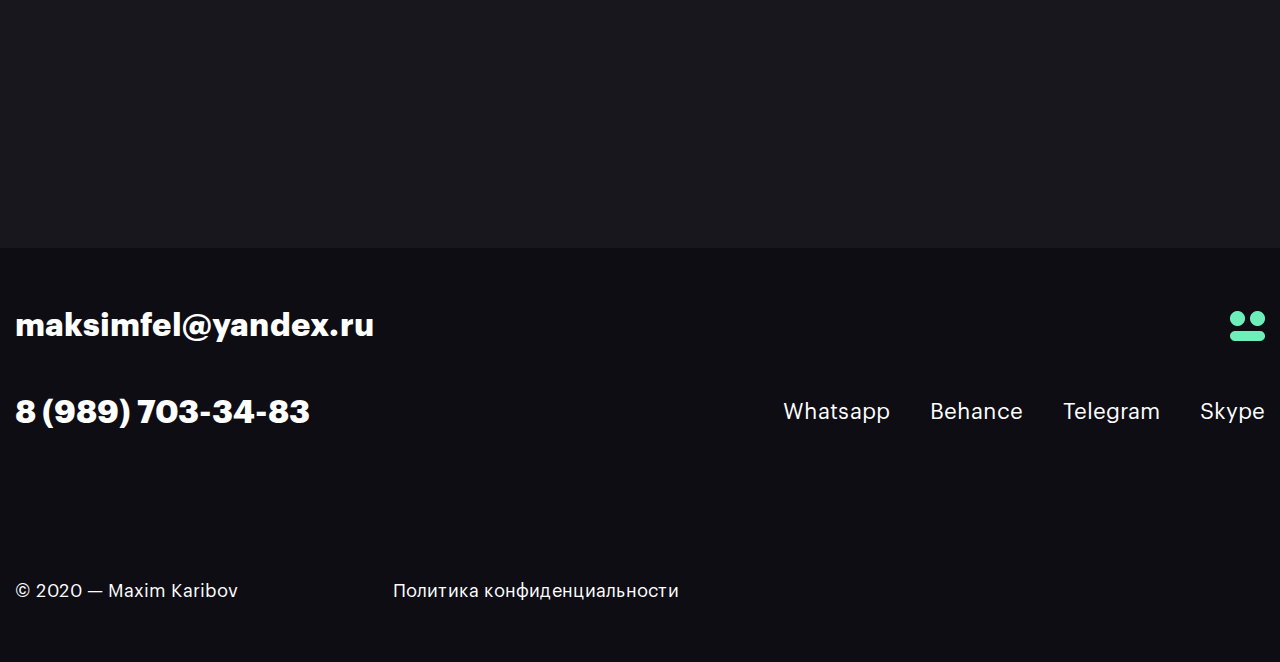
<file: pages/works/disign-syte/work_6.html>
<!DOCTYPE html>
<html lang="ru">
  <head>
    <meta charset="UTF-8" />
    <meta
      name="viewport"
      content="width=device-width, initial-scale=1.0, user-scalable=no"
    />
    <link
      rel="shortout icon"
      type="image/x-icon"
      href="/recources/img/fav-icon/favicon.ico"
    />
    <link rel="stylesheet" href="/style/normolize.css" />
    <link rel="stylesheet" href="/style/all.css" />
    <title>Дом текстиль</title>
  </head>
  <body>
    <section class="popup">
      <div class="container">
        <div class="popup__inner">
          <img
            class="popup__image popup__close"
            src="/recources/img/popup/close.png"
            alt="close-image"
          />

          <h2 class="popup__title">
            Политика в отношении обработки персональных данных
          </h2>

          <div class="popup__content">
            <h3 class="popup__subtitle">1. Общие положения</h3>
            <p class="popup__text">
              Настоящая политика обработки персональных данных составлена в
              соответствии с требованиями Федерального закона от 27.07.2006.
              №152-ФЗ «О персональных данных» и определяет порядок обработки
              персональных данных и меры по обеспечению безопасности
              персональных данных Карибов Максим Садиярович (далее – Оператор).
              Оператор ставит своей важнейшей целью и условием осуществления
              своей деятельности соблюдение прав и свобод человека и гражданина
              при обработке его персональных данных, в том числе защиты прав на
              неприкосновенность частной жизни, личную и семейную тайну.
              Настоящая политика Оператора в отношении обработки персональных
              данных (далее – Политика) применяется ко всей информации, которую
              Оператор может получить о посетителях веб-сайта
              http://maksimkaribov.ru.
            </p>

            <h3 class="popup__subtitle">
              2. Основные понятия, используемые в Политике
            </h3>
            <p class="popup__text">
              Автоматизированная обработка персональных данных – обработка
              персональных данных с помощью средств вычислительной техники;
              Блокирование персональных данных – временное прекращение обработки
              персональных данных (за исключением случаев, если обработка
              необходима для уточнения персональных данных); Веб-сайт –
              совокупность графических и информационных материалов, а также
              программ для ЭВМ и баз данных, обеспечивающих их доступность в
              сети интернет по сетевому адресу http://maksimkaribov.ru;
              Информационная система персональных данных — совокупность
              содержащихся в базах данных персональных данных, и обеспечивающих
              их обработку информационных технологий и технических средств;
              Обезличивание персональных данных — действия, в результате которых
              невозможно определить без использования дополнительной информации
              принадлежность персональных данных конкретному Пользователю или
              иному субъекту персональных данных; Обработка персональных данных
              – любое действие (операция) или совокупность действий (операций),
              совершаемых с использованием средств автоматизации или без
              использования таких средств с персональными данными, включая сбор,
              запись, систематизацию, накопление, хранение, уточнение
              (обновление, изменение), извлечение, использование, передачу
              (распространение, предоставление, доступ), обезличивание,
              блокирование, удаление, уничтожение персональных данных; Оператор
              – государственный орган, муниципальный орган, юридическое или
              физическое лицо, самостоятельно или совместно с другими лицами
              организующие и (или) осуществляющие обработку персональных данных,
              а также определяющие цели обработки персональных данных, состав
              персональных данных, подлежащих обработке, действия (операции),
              совершаемые с персональными данными; Персональные данные – любая
              информация, относящаяся прямо или косвенно к определенному или
              определяемому Пользователю веб-сайта http://maksimkaribov.ru;
              Пользователь – любой посетитель веб-сайта http://maksimkaribov.ru;
              Предоставление персональных данных – действия, направленные на
              раскрытие персональных данных определенному лицу или определенному
              кругу лиц; Распространение персональных данных – любые действия,
              направленные на раскрытие персональных данных неопределенному
              кругу лиц (передача персональных данных) или на ознакомление с
              персональными данными неограниченного круга лиц, в том числе
              обнародование персональных данных в средствах массовой информации,
              размещение в информационно-телекоммуникационных сетях или
              предоставление доступа к персональным данным каким-либо иным
              способом; Трансграничная передача персональных данных – передача
              персональных данных на территорию иностранного государства органу
              власти иностранного государства, иностранному физическому или
              иностранному юридическому лицу; Уничтожение персональных данных –
              любые действия, в результате которых персональные данные
              уничтожаются безвозвратно с невозможностью дальнейшего
              восстановления содержания персональных данных в информационной
              системе персональных данных и (или) результате которых
              уничтожаются материальные носители персональных данных.
            </p>

            <h3 class="popup__subtitle">
              3. Оператор может обрабатывать следующие персональные данные
              Пользователя
            </h3>
            <p class="popup__text">
              Фамилия, имя, отчество; Электронный адрес; Номера телефонов; Также
              на сайте происходит сбор и обработка обезличенных данных о
              посетителях (в т.ч. файлов «cookie») с помощью сервисов
              интернет-статистики (Яндекс Метрика и Гугл Аналитика и других).
              Вышеперечисленные данные далее по тексту Политики объединены общим
              понятием Персональные данные.
            </p>

            <h3 class="popup__subtitle">
              4. Цели обработки персональных данных
            </h3>
            <p class="popup__text">
              Цель обработки персональных данных Пользователя — информирование
              Пользователя посредством отправки электронных писем. Также
              Оператор имеет право направлять Пользователю уведомления о новых
              продуктах и услугах, специальных предложениях и различных
              событиях. Пользователь всегда может отказаться от получения
              информационных сообщений, направив Оператору письмо на адрес
              электронной почты maksimfel@yandex.ru с пометкой «Отказ от
              уведомлениях о новых продуктах и услугах и специальных
              предложениях». Обезличенные данные Пользователей, собираемые с
              помощью сервисов интернет-статистики, служат для сбора информации
              о действиях Пользователей на сайте, улучшения качества сайта и его
              содержания.
            </p>

            <h3 class="popup__subtitle">
              5. Правовые основания обработки персональных данных
            </h3>
            <p class="popup__text">
              Оператор обрабатывает персональные данные Пользователя только в
              случае их заполнения и/или отправки Пользователем самостоятельно
              через специальные формы, расположенные на сайте
              http://maksimkaribov.ru. Заполняя соответствующие формы и/или
              отправляя свои персональные данные Оператору, Пользователь
              выражает свое согласие с данной Политикой. Оператор обрабатывает
              обезличенные данные о Пользователе в случае, если это разрешено в
              настройках браузера Пользователя (включено сохранение файлов
              «cookie» и использование технологии JavaScript).
            </p>

            <h3 class="popup__subtitle">
              6. Порядок сбора, хранения, передачи и других видов обработки
              персональных данных
            </h3>
            <p class="popup__text">
              Безопасность персональных данных, которые обрабатываются
              Оператором, обеспечивается путем реализации правовых,
              организационных и технических мер, необходимых для выполнения в
              полном объеме требований действующего законодательства в области
              защиты персональных данных. Оператор обеспечивает сохранность
              персональных данных и принимает все возможные меры, исключающие
              доступ к персональным данным неуполномоченных лиц. Персональные
              данные Пользователя никогда, ни при каких условиях не будут
              переданы третьим лицам, за исключением случаев, связанных с
              исполнением действующего законодательства. В случае выявления
              неточностей в персональных данных, Пользователь может
              актуализировать их самостоятельно, путем направления Оператору
              уведомление на адрес электронной почты Оператора
              maksimfel@yandex.ru с пометкой «Актуализация персональных данных».
              Срок обработки персональных данных является неограниченным.
              Пользователь может в любой момент отозвать свое согласие на
              обработку персональных данных, направив Оператору уведомление
              посредством электронной почты на электронный адрес Оператора
              maksimfel@yandex.ru с пометкой «Отзыв согласия на обработку
              персональных данных».
            </p>

            <h3 class="popup__subtitle">
              7. Трансграничная передача персональных данных
            </h3>
            <p class="popup__text">
              Оператор до начала осуществления трансграничной передачи
              персональных данных обязан убедиться в том, что иностранным
              государством, на территорию которого предполагается осуществлять
              передачу персональных данных, обеспечивается надежная защита прав
              субъектов персональных данных. Трансграничная передача
              персональных данных на территории иностранных государств, не
              отвечающих вышеуказанным требованиям, может осуществляться только
              в случае наличия согласия в письменной форме субъекта персональных
              данных на трансграничную передачу его персональных данных и/или
              исполнения договора, стороной которого является субъект
              персональных данных.
            </p>

            <h3 class="popup__subtitle">8. Заключительные положения</h3>
            <p class="popup__text">
              Пользователь может получить любые разъяснения по интересующим
              вопросам, касающимся обработки его персональных данных,
              обратившись к Оператору с помощью электронной почты
              maksimfel@yandex.ru. В данном документе будут отражены любые
              изменения политики обработки персональных данных Оператором.
              Политика действует бессрочно до замены ее новой версией.
              Актуальная версия Политики в свободном доступе расположена в сети
              Интернет по адресу http://maksimkaribov.ru/policy.
            </p>
          </div>
        </div>
      </div>
    </section>

    <section class="hidden">
      <div class="hidden__wrapper">
        <ul class="hidden-menu menu">
          <li class="menu__item">
            <a class="menu__link hidden-link" href="/index.html">Главная</a>
          </li>
          <li class="menu__item">
            <a class="menu__link" target="_blank" href="/about.html">Обо мне</a>
          </li>
          <!-- <li class="menu__item">
              <a class="menu__link hidden-link" href="#Footer">Контакты</a>
            </li>   -->
        </ul>

        <a class="hidden__link hidden-link link" href="#Order">Связаться</a>

        <a
          class="hidden__link_mail hidden-links link-2"
          href="mailto:maksimfel@yandex.ru"
          >maksimfel@yandex.ru</a
        >

        <a
          class="hidden__link_number hidden-links link-2"
          href="tel:89897033483"
          >8 (989) 703-34-83</a
        >

        <ul class="hidden-social">
          <li class="hidden-social__item">
            <a
              class="hidden-social__link link-2"
              href="https://wa.me/89897033483"
              >Whatsapp</a
            >
          </li>
          <li class="hidden-social__item">
            <a
              class="hidden-social__link link-2"
              href="https://www.behance.net/MaximKaribov"
              >Behance</a
            >
          </li>
          <li class="hidden-social__item">
            <a
              class="hidden-social__link link-2"
              href="https://teleg.run/KavkazMaksim"
              >Telegram</a
            >
          </li>
          <li class="hidden-social__item">
            <a class="hidden-social__link link-2" href="Skype:maksimfel"
              >Skype</a
            >
          </li>
        </ul>
      </div>
    </section>

    <header id="Header" class="header" data-aos="fade-down">
      <div class="header__container container">
        <nav class="navigation">
          <a
            ><img
              class="logo"
              src="/recources/img/header/logo.jpg"
              alt="logo-imagea"
          /></a>

          <ul class="header__menu menu">
            <li class="menu__item">
              <a class="menu__link" href="/index.html">Главная</a>
            </li>
            <li class="menu__item">
              <a class="menu__link" href="/about.html">Обо мне</a>
            </li>
            <li class="menu__item">
              <a class="menu__link" href="#Footer">Контакты</a>
            </li>
          </ul>

          <a class="header__link link" href="#Order">Связаться</a>

          <div class="burger">
            <span class="burger__line"></span>
            <span class="burger__line"></span>
            <span class="burger__line"></span>
          </div>
        </nav>
      </div>
    </header>

    <main class="main">
      <section class="work intro">
        <div class="intro__container container">
          <h1
            class="work__title intro__title title"
            data-aos="fade-up"
            data-aos-delay="100"
          >
            Дом текстиля
          </h1>

          <div class="work-description">
            <div
              class="work-description__text"
              data-aos="fade-up"
              data-aos-delay="200"
            >
              <p class="work__text portfolio-item__text">
                Домашний текстиль – это интернет-магазин текстильной продукции
              </p>

              <p class="work__text portfolio-item__text">
                В каталоге магазина представлен домашний текстиль производства:
                России, Китая, Турции, Белоруссии и Украины. Принимают заказы по
                всей России. Продажа производится оптом и в розницу.
              </p>
            </div>
            <ul
              class="work-description__menu"
              data-aos="fade-up"
              data-aos-delay="300"
            >
              <li class="work-description__item">
                <a
                  href="https://www.behance.net/MaximKaribov"
                  class="work-description__link links"
                  >Behancе</a
                >
              </li>
              <li class="work-description__item">
                <a
                  href="https://www.behance.net/gallery/73447447/domashnij-tekstil-WebSite-Design"
                  class="work-description__link links"
                  >Ссылка на проект</a
                >
              </li>
            </ul>
          </div>
        </div>
      </section>

      <section class="work-images">
        <div class="work-images__container container">
          <img
            src="/recources/img/works/disign-syte/work-6/textile-1_min.jpg"
            alt="work_img_1"
          />
          <!-- <img src="recources/img/works/disign-syte/work-6/textile-2_min.gif" alt="work_img_2"> -->
          <img
            src="/recources/img/works/disign-syte/work-6/textile-2_min.jpg"
            alt="work_img_3"
          />
          <!-- <img src="recources/img/work-1/work-1__4.png" alt="work_img_4">
            <img src="recources/img/work-1/work-1__5.png" alt="work_img_5">
            <img src="recources/img/work-1/work-1__6.png" alt="work_img_6">
            <img src="recources/img/work-1/work-1__7.png" alt="work_img_7">
            <img src="recources/img/work-1/work-1__8.png" alt="work_img_8">
            <img src="recources/img/work-1/work-1__9.png" alt="work_img_9"> -->
        </div>
      </section>

      <section id="Order" class="order">
        <div class="order__container container">
          <h2 class="order__title" data-aos="fade-down">
            <span class="order__text">У вас есть интересный проект?</span>
            <span class="order__text"
              >Заполните
              <span class="order__text_green">форму</span>&nbsp;ниже.</span
            >
          </h2>

          <form class="order__form form" data-aos="fade">
            <!-- Hidden Required Fields -->
            <input type="hidden" name="project_name" value="maximkaribov.ru" />
            <input
              type="hidden"
              name="admin_email"
              value="www.petrushkin@gmail.com"
            />
            <input type="hidden" name="form_subject" value="Первая форма" />
            <!-- END Hidden Required Fields -->

            <div class="order__input_wrap">
              <input
                class="order__input"
                required
                name="Имя"
                autocomplete="off"
                maxlength="30"
                placeholder="Имя"
                type="text"
              />
            </div>

            <div class="order__input_wrap">
              <input
                class="order__input"
                required
                name="Телефон"
                autocomplete="off"
                maxlength="30"
                placeholder="Телефон"
                type="tel"
              />
            </div>

            <div class="order__input_wrap">
              <input
                class="order__input"
                required
                name="Почта"
                autocomplete="off"
                maxlength="30"
                placeholder="Почта"
                type="email"
              />
            </div>

            <button class="order__button button" type="submit">
              Отправить
            </button>
          </form>
        </div>
      </section>
    </main>

    <footer id="Footer" class="footer">
      <div class="footer__container container">
        <div class="footer__head">
          <a
            class="footer__link_mail footer-link link-2"
            href="mailto:maksimfel@yandex.ru"
            >maksimfel@yandex.ru</a
          >

          <a class="footer__link_logo"
            ><img
              src="/recources/img/footer/logo.jpg"
              alt="logo-image"
              class="footer__logo logo"
          /></a>
        </div>

        <div class="footer__body">
          <a
            class="footer__link_number footer-link link-2"
            href="tel:89897033483"
            >8 (989) 703-34-83</a
          >

          <ul class="footer-social">
            <li class="footer-social__item">
              <a
                class="footer-social__link link-2"
                href="https://wa.me/89897033483"
                >Whatsapp</a
              >
            </li>
            <li class="footer-social__item">
              <a
                class="footer-social__link link-2"
                href="https://www.behance.net/MaximKaribov"
                >Behance</a
              >
            </li>
            <li class="footer-social__item">
              <a
                class="footer-social__link link-2"
                href="https://teleg.run/KavkazMaksim"
                >Telegram</a
              >
            </li>
            <li class="footer-social__item">
              <a class="footer-social__link link-2" href="Skype:maximfel"
                >Skype</a
              >
            </li>
          </ul>
        </div>

        <div class="footer__footer">
          <span class="footer__copy">© 2020 — Maxim Karibov</span>

          <button class="footer__conf button-popup link-2">
            Политика конфиденциальности
          </button>
        </div>
      </div>
    </footer>

    <div class="thank">
      <h3 class="thank__title">Все супер!</h3>

      <p class="thank__text text">
        Спасибо за обращение, в течении 20 минут я свяжусь с вами.
      </p>

      <button class="thank__close"></button>
    </div>

    <a href="#Header" class="back-to-top"></a>

    <script src="https://ajax.googleapis.com/ajax/libs/jquery/3.4.1/jquery.min.js"></script>
    <script src="https://unpkg.com/aos@next/dist/aos.js"></script>
    <script src="/scripts/all-index-jquery.js"></script>
    <script src="/scripts/all-index.js"></script>
  </body>
</html>
</file>
<file: style/normolize.css>
/*! normalize.css v8.0.1 | MIT License | github.com/necolas/normalize.css */

/* Document
   ========================================================================== */

/**
 * 1. Correct the line height in all browsers.
 * 2. Prevent adjustments of font size after orientation changes in iOS.
 */

html {
  line-height: 1.15; /* 1 */
  -webkit-text-size-adjust: 100%; /* 2 */
}

/* Sections
   ========================================================================== */

/**
 * Remove the margin in all browsers.
 */

body {
  margin: 0;
}

/**
 * Render the `main` element consistently in IE.
 */

main {
  display: block;
}

/**
 * Correct the font size and margin on `h1` elements within `section` and
 * `article` contexts in Chrome, Firefox, and Safari.
 */

h1 {
  font-size: 2em;
  margin: 0.67em 0;
}

/* Grouping content
   ========================================================================== */

/**
 * 1. Add the correct box sizing in Firefox.
 * 2. Show the overflow in Edge and IE.
 */

hr {
  box-sizing: content-box; /* 1 */
  height: 0; /* 1 */
  overflow: visible; /* 2 */
}

/**
 * 1. Correct the inheritance and scaling of font size in all browsers.
 * 2. Correct the odd `em` font sizing in all browsers.
 */

pre {
  font-family: monospace, monospace; /* 1 */
  font-size: 1em; /* 2 */
}

/* Text-level semantics
   ========================================================================== */

/**
 * Remove the gray background on active links in IE 10.
 */

a {
  background-color: transparent;
}

/**
 * 1. Remove the bottom border in Chrome 57-
 * 2. Add the correct text decoration in Chrome, Edge, IE, Opera, and Safari.
 */

abbr[title] {
  border-bottom: none; /* 1 */
  text-decoration: underline; /* 2 */
  text-decoration: underline dotted; /* 2 */
}

/**
 * Add the correct font weight in Chrome, Edge, and Safari.
 */

b,
strong {
  font-weight: bolder;
}

/**
 * 1. Correct the inheritance and scaling of font size in all browsers.
 * 2. Correct the odd `em` font sizing in all browsers.
 */

code,
kbd,
samp {
  font-family: monospace, monospace; /* 1 */
  font-size: 1em; /* 2 */
}

/**
 * Add the correct font size in all browsers.
 */

small {
  font-size: 80%;
}

/**
 * Prevent `sub` and `sup` elements from affecting the line height in
 * all browsers.
 */

sub,
sup {
  font-size: 75%;
  line-height: 0;
  position: relative;
  vertical-align: baseline;
}

sub {
  bottom: -0.25em;
}

sup {
  top: -0.5em;
}

/* Embedded content
   ========================================================================== */

/**
 * Remove the border on images inside links in IE 10.
 */

img {
  border-style: none;
}

/* Forms
   ========================================================================== */

/**
 * 1. Change the font styles in all browsers.
 * 2. Remove the margin in Firefox and Safari.
 */

button,
input,
optgroup,
select,
textarea {
  font-family: inherit; /* 1 */
  font-size: 100%; /* 1 */
  line-height: 1.15; /* 1 */
  margin: 0; /* 2 */
}

/**
 * Show the overflow in IE.
 * 1. Show the overflow in Edge.
 */

button,
input { /* 1 */
  overflow: visible;
  cursor: pointer;
  outline: none !important;
  border-style: none;
}

/**
 * Remove the inheritance of text transform in Edge, Firefox, and IE.
 * 1. Remove the inheritance of text transform in Firefox.
 */

button,
select { /* 1 */
  text-transform: none;
}

/**
 * Correct the inability to style clickable types in iOS and Safari.
 */

button,
[type="button"],
[type="reset"],
[type="submit"] {
  -webkit-appearance: button;
}

/**
 * Remove the inner border and padding in Firefox.
 */

button::-moz-focus-inner,
[type="button"]::-moz-focus-inner,
[type="reset"]::-moz-focus-inner,
[type="submit"]::-moz-focus-inner {
  border-style: none;
  padding: 0;
}

/**
 * Restore the focus styles unset by the previous rule.
 */

button:-moz-focusring,
[type="button"]:-moz-focusring,
[type="reset"]:-moz-focusring,
[type="submit"]:-moz-focusring {
  outline: 1px dotted ButtonText;
}

/**
 * Correct the padding in Firefox.
 */

fieldset {
  padding: 0.35em 0.75em 0.625em;
}

/**
 * 1. Correct the text wrapping in Edge and IE.
 * 2. Correct the color inheritance from `fieldset` elements in IE.
 * 3. Remove the padding so developers are not caught out when they zero out
 *    `fieldset` elements in all browsers.
 */

legend {
  box-sizing: border-box; /* 1 */
  color: inherit; /* 2 */
  display: table; /* 1 */
  max-width: 100%; /* 1 */
  padding: 0; /* 3 */
  white-space: normal; /* 1 */
}

/**
 * Add the correct vertical alignment in Chrome, Firefox, and Opera.
 */

progress {
  vertical-align: baseline;
}

/**
 * Remove the default vertical scrollbar in IE 10+.
 */

textarea {
  overflow: auto;
}

/**
 * 1. Add the correct box sizing in IE 10.
 * 2. Remove the padding in IE 10.
 */

[type="checkbox"],
[type="radio"] {
  box-sizing: border-box; /* 1 */
  padding: 0; /* 2 */
}

/**
 * Correct the cursor style of increment and decrement buttons in Chrome.
 */

[type="number"]::-webkit-inner-spin-button,
[type="number"]::-webkit-outer-spin-button {
  height: auto;
}

/**
 * 1. Correct the odd appearance in Chrome and Safari.
 * 2. Correct the outline style in Safari.
 */

[type="search"] {
  -webkit-appearance: textfield; /* 1 */
  outline-offset: -2px; /* 2 */
}

/**
 * Remove the inner padding in Chrome and Safari on macOS.
 */

[type="search"]::-webkit-search-decoration {
  -webkit-appearance: none;
}

/**
 * 1. Correct the inability to style clickable types in iOS and Safari.
 * 2. Change font properties to `inherit` in Safari.
 */

::-webkit-file-upload-button {
  -webkit-appearance: button; /* 1 */
  font: inherit; /* 2 */
}

/* Interactive
   ========================================================================== */

/*
 * Add the correct display in Edge, IE 10+, and Firefox.
 */

details {
  display: block;
}

/*
 * Add the correct display in all browsers.
 */

summary {
  display: list-item;
}

/* Misc
   ========================================================================== */

/**
 * Add the correct display in IE 10+.
 */

template {
  display: none;
}

/**
 * Add the correct display in IE 10.
 */

[hidden] {
  display: none;
}
</file>
<file: style/all.css>
@charset "UTF-8";
/* Fonts */
@import url("https://unpkg.com/aos@next/dist/aos.css");
@font-face {
  font-family: 'Graphik LCG';
  src: url("../fonts/GraphikLCG-Light.woff2") format("woff2"), url("../fonts/GraphikLCG-Light.woff") format("woff");
  font-weight: 300;
  font-style: normal;
}

@font-face {
  font-family: 'Graphik LCG';
  src: url("../fonts/GraphikLCG-Regular.woff2") format("woff2"), url("../fonts/GraphikLCG-Regular.woff") format("woff");
  font-weight: 400;
  font-style: normal;
}

@font-face {
  font-family: 'Graphik LCG';
  src: url("../fonts/GraphikLCG-Medium.woff2") format("woff2"), url("../fonts/GraphikLCG-Medium.woff") format("woff");
  font-weight: 500;
  font-style: normal;
}

@font-face {
  font-family: 'Graphik LCG';
  src: url("../fonts/GraphikLCG-Semibold.woff2") format("woff2"), url("../fonts/GraphikLCG-Semibold.woff") format("woff");
  font-weight: 600;
  font-style: normal;
}

@font-face {
  font-family: 'Graphik LCG';
  src: url("../fonts/GraphikLCG-Bold.woff2") format("woff2"), url("../fonts/GraphikLCG-Bold.woff") format("woff");
  font-weight: 700;
  font-style: normal;
}

/* Style */
/* Reset ==============*/
*,
*::before,
*::after {
  margin: 0;
  padding: 0;
  -webkit-box-sizing: border-box;
          box-sizing: border-box;
}

body {
  font-family: "Graphik LCG", sans-serif;
  font-size: 18px;
  color: #fff;
  font-weight: 400;
  background-color: #18171d;
}

h1,
h2,
h3,
h4,
h5,
h6 {
  margin: 0;
  padding: 0;
}

img {
  display: block;
  max-width: 100%;
  -webkit-user-select: none;
     -moz-user-select: none;
      -ms-user-select: none;
          user-select: none;
}

a {
  text-decoration: none;
  cursor: pointer;
}

ul,
ol {
  list-style: none;
}

/* Swup =============== */
.transition-fade {
  -webkit-transition: 0.4s cubic-bezier(0.215, 0.61, 0.355, 1);
  transition: 0.4s cubic-bezier(0.215, 0.61, 0.355, 1);
  opacity: 1;
}

html.is-animating .transition-fade {
  opacity: 0;
}

/* =====================  */
/* ==================== */
/* Common */
.container {
  max-width: 1390px;
  padding: 0 15px;
  margin: 0 auto;
}

.title {
  font-size: 90px;
  color: #6defb9;
  font-weight: bold;
}

.link {
  font-size: 16px;
  color: #18171d;
  font-weight: 600;
  padding: 20px 45px;
  /* border: 1px solid #6defb9; */
  border-radius: 10px;
  background-color: #6defb9;
  -webkit-user-select: none;
     -moz-user-select: none;
      -ms-user-select: none;
          user-select: none;
}

.link-2 {
  color: #fff;
  -webkit-transition: color 0.4s cubic-bezier(0.215, 0.61, 0.355, 1);
  transition: color 0.4s cubic-bezier(0.215, 0.61, 0.355, 1);
  cursor: pointer;
}

.link-2:hover {
  color: #6defb9;
}

.links {
  display: inline-block;
  position: relative;
  font-size: 22px;
  font-weight: 700;
  color: #fff;
}

.links::before {
  content: "";
  position: absolute;
  bottom: -10px;
  left: 0;
  height: 3px;
  width: 100%;
  background-color: #fff;
}

.links::after {
  content: "";
  position: absolute;
  bottom: -10px;
  left: 0;
  height: 3px;
  width: 0;
  background-color: #6defb9;
  -webkit-transition: width 0.4s cubic-bezier(0.215, 0.61, 0.355, 1);
  transition: width 0.4s cubic-bezier(0.215, 0.61, 0.355, 1);
}

.links:hover::after {
  width: 100%;
  background-color: #6defb9;
}

.button {
  cursor: pointer;
  -webkit-user-select: none;
     -moz-user-select: none;
      -ms-user-select: none;
          user-select: none;
  outline: none;
  border: none;
}

/* Header */
.header {
  margin-top: 40px;
}

.navigation {
  display: -webkit-box;
  display: -ms-flexbox;
  display: flex;
  -webkit-box-align: center;
      -ms-flex-align: center;
          align-items: center;
  /* justify-content: space-between; */
}

.header__menu {
  display: -webkit-box;
  display: -ms-flexbox;
  display: flex;
  margin-left: 145px;
}

.menu__item {
  margin-right: 50px;
}

.menu__item:last-child {
  margin-right: 0;
}

.menu__link {
  position: relative;
  color: #fff;
}

.menu__link::before {
  content: "";
  position: absolute;
  bottom: -5px;
  left: 0;
  height: 2px;
  width: 0;
  background-color: #6defb9;
  -webkit-transition: width 0.4s cubic-bezier(0.215, 0.61, 0.355, 1);
  transition: width 0.4s cubic-bezier(0.215, 0.61, 0.355, 1);
}

.menu__link:hover::before {
  width: 100%;
}

.header__link {
  margin-left: auto;
  cursor: pointer;
  -webkit-transition: background 0.4s cubic-bezier(0.215, 0.61, 0.355, 1);
  transition: background 0.4s cubic-bezier(0.215, 0.61, 0.355, 1);
}

.header__link:hover {
  background: #61CEA1;
}

.logo {
  -webkit-transition: opacity 0.4s cubic-bezier(0.215, 0.61, 0.355, 1);
  transition: opacity 0.4s cubic-bezier(0.215, 0.61, 0.355, 1);
}

.logo:hover {
  opacity: 0.85;
}

/* Intro */
.intro__title {
  margin-top: 160px;
  margin-bottom: 30px;
}

.intro__link {
  position: relative;
  color: #6defb9;
}

.intro__link::before {
  content: "";
  position: absolute;
  bottom: -22px;
  left: 0;
  height: 14px;
  width: 0;
  background-color: #6defb9;
  -webkit-transition: width 0.4s cubic-bezier(0.215, 0.61, 0.355, 1);
  transition: width 0.4s cubic-bezier(0.215, 0.61, 0.355, 1);
}

.intro__link:hover::before {
  width: 100%;
}

.intro__subtitle {
  font-weight: 500;
  font-size: 70px;
  line-height: 80px;
  width: 90%;
}

/* Portfolio */
.portfolio {
  margin-top: 190px;
}

.portfolio-menu {
  display: -webkit-box;
  display: -ms-flexbox;
  display: flex;
  -webkit-user-select: none;
     -moz-user-select: none;
      -ms-user-select: none;
          user-select: none;
}

.portfolio__link {
  color: #fff;
}

.portfolio-menu__item {
  margin-right: 20px;
}

.portfolio-menu__link {
  padding: 15px 20px;
  color: #fff;
  background-color: #0e0d14;
  border-radius: 10px;
  -webkit-transition: color 0.4s cubic-bezier(0.215, 0.61, 0.355, 1), background 0.4s cubic-bezier(0.215, 0.61, 0.355, 1);
  transition: color 0.4s cubic-bezier(0.215, 0.61, 0.355, 1), background 0.4s cubic-bezier(0.215, 0.61, 0.355, 1);
}

.portfolio-menu__link:hover {
  color: #000;
  background-color: #6defb9;
}

/* .portfolio-menu__link_active {
  color: #000;
  background-color: #6defb9;
} */
.portfolio-body {
  display: -webkit-box;
  display: -ms-flexbox;
  display: flex;
  -webkit-box-pack: justify;
      -ms-flex-pack: justify;
          justify-content: space-between;
  -ms-flex-wrap: wrap;
      flex-wrap: wrap;
  margin-top: 50px;
}

.portfolio-item {
  max-width: 640px;
  height: auto;
  margin-bottom: 200px;
  cursor: pointer;
}

.item-1:last-child {
  margin-bottom: 0;
}

.item-2:last-child {
  margin-bottom: 0;
}

.portfolio-item {
  border-radius: 14px;
}

.portfolio-item:hover .portfolio-item__link::after {
  width: 100%;
  -webkit-transition: width 0.4s cubic-bezier(0.215, 0.61, 0.355, 1);
  transition: width 0.4s cubic-bezier(0.215, 0.61, 0.355, 1);
}

.portfolio-item__image {
  display: inline-block;
  overflow: hidden;
  border-radius: 14px;
}

.portfolio-item__img {
  display: block;
  overflow: hidden;
  border-radius: 14px;
  -webkit-transition: -webkit-transform 1.2s cubic-bezier(0.215, 0.61, 0.355, 1);
  transition: -webkit-transform 1.2s cubic-bezier(0.215, 0.61, 0.355, 1);
  transition: transform 1.2s cubic-bezier(0.215, 0.61, 0.355, 1);
  transition: transform 1.2s cubic-bezier(0.215, 0.61, 0.355, 1), -webkit-transform 1.2s cubic-bezier(0.215, 0.61, 0.355, 1);
}

.portfolio-item:hover .portfolio-item__img {
  -webkit-transform: scale(1.2);
          transform: scale(1.2);
}

.portfolio-item__title {
  margin-top: 60px;
  font-weight: 700;
  font-size: 32px;
}

.portfolio-item__text {
  /* width: 90%; */
  margin-top: 20px;
  font-size: 22px;
  line-height: 34px;
}

.portfolio-item__link {
  display: inline-block;
  position: relative;
  margin-top: 30px;
  font-size: 22px;
  font-weight: 700;
  color: #fff;
}

.portfolio-item__links::before {
  content: "";
  position: absolute;
  bottom: -10px;
  left: 0;
  height: 3px;
  width: 100%;
  background-color: #fff;
}

.portfolio-item__link::after {
  content: "";
  position: absolute;
  bottom: -10px;
  left: 0;
  height: 3px;
  width: 0;
  background-color: #6defb9;
  -webkit-transition: width 0.4s cubic-bezier(0.215, 0.61, 0.355, 1);
  transition: width 0.4s cubic-bezier(0.215, 0.61, 0.355, 1);
}

.portfolio-item__link:hover::after {
  width: 100%;
}

/* About */
.about {
  margin-top: 170px;
}

.about__title {
  margin-bottom: 50px;
}

.about__content {
  display: -webkit-box;
  display: -ms-flexbox;
  display: flex;
  -webkit-box-pack: justify;
      -ms-flex-pack: justify;
          justify-content: space-between;
  -webkit-box-align: top;
      -ms-flex-align: top;
          align-items: top;
  margin-top: 60px;
}

.about-description {
  max-width: 780px;
}

.about-skills__own {
  margin-bottom: 67px;
}

.about-title {
  color: #6defb9;
  font-weight: 700;
  font-size: 22px;
  margin-bottom: 25px;
}

.about-description__text {
  font-size: 22px;
  line-height: 34px;
  color: #fff;
  margin-bottom: 30px;
}

.about-description__text:last-child {
  margin-bottom: 0;
}

.about-description__menu {
  display: -webkit-box;
  display: -ms-flexbox;
  display: flex;
  margin-top: 50px;
}

.about-description__item {
  margin-right: 50px;
}

.about-skills {
  /* max-width: 255px; */
  margin-right: 40px;
}

.about-skills__item {
  margin-bottom: 10px;
}

.about-skills__item:last-child {
  margin-bottom: 0;
}

.about-skills__link {
  color: #fff;
  font-size: 22px;
}

.about-skills__links {
  display: inline-block;
  margin-bottom: 15px;
}

.about-skills__text {
  display: block;
  font-size: 22px;
  margin-bottom: 20px;
  line-height: 34px;
}

.about-skills__text:last-child {
  margin-bottom: 0;
}

/* Order */
.order {
  padding: 350px 0;
}

.order__title {
  font-weight: 700;
  font-size: 70px;
  line-height: 85px;
  margin-bottom: 120px;
}

.order__text {
  display: inline-block;
}

.order__text_green {
  color: #6defb9;
}

.order__form {
  display: -webkit-box;
  display: -ms-flexbox;
  display: flex;
  -webkit-box-align: end;
      -ms-flex-align: end;
          align-items: flex-end;
}

.order__input {
  font-size: 22px;
  width: 100%;
  /* color: #6defb9; */
  color: #fff;
  padding-bottom: 20px;
  background-color: transparent;
  border-top: none !important;
  border-left: none !important;
  border-right: none !important;
  border-bottom: 3px solid #fff;
  -webkit-transition: border-color 0.4s cubic-bezier(0.215, 0.61, 0.355, 1), color 0.4s cubic-bezier(0.215, 0.61, 0.355, 1);
  transition: border-color 0.4s cubic-bezier(0.215, 0.61, 0.355, 1), color 0.4s cubic-bezier(0.215, 0.61, 0.355, 1);
}

.js-validate-error-label {
  color: #EB5757;
  position: absolute;
  bottom: -32px;
}

.order__input:valid {
  color: #6defb9 !important;
  border-color: #6defb9;
}

.order__input::-webkit-input-placeholder {
  font-size: 22px;
  color: #fff;
}

.order__input:-ms-input-placeholder {
  font-size: 22px;
  color: #fff;
}

.order__input::-ms-input-placeholder {
  font-size: 22px;
  color: #fff;
}

.order__input::placeholder {
  font-size: 22px;
  color: #fff;
}

.order__input_wrap {
  position: relative;
  margin-right: 80px;
  width: 280px;
}

/* .order__input_wrap::after {
  content: "";
  position: absolute;
  bottom: 0px;
  left: 0;
  height: 3px;
  width: 0;
  background-color: #fff;
  width: 100%;
}  */
/* .order__input_wrap::before {
  content: "";
  position: absolute;
  bottom: 0px;
  left: 0;
  height: 3px;
  width: 0;
  background-color: #6defb9;
  z-index: 200;
  transition: width 0.4s cubic-bezier(.215,.61,.355,1);
}

.order__input_wrap:hover::before {
  width: 100%;
} */
.order__button {
  padding: 20px 40px;
  background-color: #6defb9;
  /* border: 1px solid #6defb9; */
  border-radius: 10px;
  color: #18171d;
  font-weight: 600;
  outline: none;
  -webkit-transition: background 0.4s cubic-bezier(0.215, 0.61, 0.355, 1);
  transition: background 0.4s cubic-bezier(0.215, 0.61, 0.355, 1);
}

.order__button:hover {
  background: #61CEA1;
}

/* Footer */
.footer {
  padding: 60px 0;
  background-color: #0e0d14;
}

.footer__head {
  display: -webkit-box;
  display: -ms-flexbox;
  display: flex;
  -webkit-box-align: center;
      -ms-flex-align: center;
          align-items: center;
  -webkit-box-pack: justify;
      -ms-flex-pack: justify;
          justify-content: space-between;
  margin-bottom: 50px;
}

.footer__body {
  display: -webkit-box;
  display: -ms-flexbox;
  display: flex;
  -webkit-box-align: center;
      -ms-flex-align: center;
          align-items: center;
  -webkit-box-pack: justify;
      -ms-flex-pack: justify;
          justify-content: space-between;
  margin-bottom: 150px;
}

.footer-link {
  font-weight: 700;
  font-size: 32px;
  color: #ffffff;
}

.footer-social {
  display: -webkit-box;
  display: -ms-flexbox;
  display: flex;
}

.footer-social__item {
  margin-left: 40px;
}

.footer-social__link {
  color: #fff;
  font-size: 22px;
}

.footer__copy {
  font-size: 18px;
  margin-right: 150px;
}

.footer__conf {
  font-size: 18px;
}

.work__title {
  color: #fff;
}

.work-description {
  margin-top: 50px;
  display: -webkit-box;
  display: -ms-flexbox;
  display: flex;
  -webkit-box-pack: justify;
      -ms-flex-pack: justify;
          justify-content: space-between;
}

.work-description__text {
  max-width: 750px;
}

.work__text {
  margin-top: 31px;
}

.work__text:first-child {
  margin-top: 0;
}

.work-description__menu {
  margin-top: auto;
  margin-right: 110px;
  margin-bottom: 10px;
}

.work-description__link {
  margin-top: 23px;
}

.work-images img {
  margin: 0 auto;
}

.work-images {
  margin-top: 60px;
}

/* Thaks */
.thank {
  overflow: hidden;
  position: fixed;
  bottom: -200px;
  left: 50px;
  padding: 50px;
  background-color: #0e0d14;
  width: 100%;
  max-width: 500px;
  opacity: 0;
  z-index: 200;
  -webkit-transition: opacity 0.7s cubic-bezier(0, 0.01, 0.02, 1), bottom 0.5s cubic-bezier(0, 0.01, 0.02, 1);
  transition: opacity 0.7s cubic-bezier(0, 0.01, 0.02, 1), bottom 0.5s cubic-bezier(0, 0.01, 0.02, 1);
}

.thank__close {
  background: url("/recources/img/thank/close.svg") center no-repeat;
  position: absolute;
  top: 32px;
  right: 32px;
  width: 15px;
  height: 15px;
}

.thank__title {
  font-size: 24px;
  margin-bottom: 15px;
}

.active-thank {
  display: block;
  overflow: visible;
  bottom: 50px;
  opacity: 1;
}

/* Back to top ====================== */
.back-to-top {
  display: none;
  position: fixed;
  right: 70px;
  bottom: 70px;
  width: 100px;
  height: 100px;
  background-color: #18171D;
  z-index: 99;
  border-radius: 50%;
  -webkit-transition: background-color 0.4s cubic-bezier(0.215, 0.61, 0.355, 1);
  transition: background-color 0.4s cubic-bezier(0.215, 0.61, 0.355, 1);
}

.back-to-top:hover {
  background-color: #18171D;
}

.back-to-top::before,
.back-to-top::after {
  content: '';
  position: absolute;
  top: calc(50% + 7px);
  left: 50%;
  -webkit-transform: translate(-50%, 50%);
          transform: translate(-50%, 50%);
}

.back-to-top::after {
  width: 30px;
  height: 30px;
  -webkit-transform: translate(-50%, -50%) rotate(-45deg);
          transform: translate(-50%, -50%) rotate(-45deg);
  border-top-right-radius: 5px;
  border-top-left-radius: 5px;
  border-bottom-right-radius: 5px;
  border-bottom-left-radius: 5px;
  background-color: inherit;
  border-top: 6px solid #6DEFB9;
  border-right: 6px solid #6DEFB9;
  -webkit-transition: border-color 0.4s cubic-bezier(0.215, 0.61, 0.355, 1);
  transition: border-color 0.4s cubic-bezier(0.215, 0.61, 0.355, 1);
}

.back-to-top:hover::after {
  border-color: #61CEA1;
}

/* =============================================== */
/* Addaptive =============== */
@media (max-width: 1370px) {
  .title {
    font-size: 80px;
  }
  .intro__subtitle {
    font-size: 60px;
  }
  .portfolio-item {
    max-width: 550px;
  }
  .order__title {
    font-size: 60px;
  }
}

/* ====================== */
@media (max-width: 1201px) {
  .container {
    max-width: 1030px;
  }
  body {
    font-size: 16px;
  }
  .intro__title {
    margin-top: 117px;
  }
  .title {
    font-size: 70px;
  }
  .intro__subtitle {
    line-height: unset;
    font-size: 50px;
  }
  .link {
    padding: 18px 45px;
    font-size: 14px;
  }
  .portfolio {
    margin-top: 153px;
  }
  .portfolio-menu__link {
    padding: 15px;
  }
  .portfolio-item {
    max-width: 460px;
    margin-bottom: 130px;
  }
  .portfolio-item__title {
    margin-top: 40px;
    font-size: 24px;
  }
  .portfolio-item__text {
    font-size: 16px;
    line-height: 25px;
  }
  .links {
    font-size: 16px;
  }
  .order__title {
    line-height: 65px;
    font-size: 50px;
  }
  .order {
    padding: 255px 0;
  }
  .order__input {
    font-size: 16px;
  }
  .order__input::-webkit-input-placeholder {
    font-size: 16px;
  }
  .order__input:-ms-input-placeholder {
    font-size: 16px;
  }
  .order__input::-ms-input-placeholder {
    font-size: 16px;
  }
  .order__input::placeholder {
    font-size: 16px;
  }
  .order__title {
    margin-bottom: 95px;
  }
  .order__input_wrap {
    width: 180px;
  }
  .order__button {
    padding: 18px 45px;
  }
  .footer-link {
    font-size: 24px;
  }
  .footer-social__link {
    font-size: 16px;
  }
  .footer__copy {
    font-size: 16px;
    margin: 0;
  }
  .footer__conf {
    font-size: 16px;
  }
  .footer {
    padding: 40px;
  }
  .footer__head {
    margin-bottom: 25px;
  }
  .footer__body {
    margin-bottom: 75px;
  }
  .footer__footer {
    display: -webkit-box;
    display: -ms-flexbox;
    display: flex;
    -webkit-box-pack: justify;
        -ms-flex-pack: justify;
            justify-content: space-between;
    -webkit-box-align: center;
        -ms-flex-align: center;
            align-items: center;
  }
  .about {
    margin-top: 120px;
  }
  .about-description {
    max-width: 540px;
  }
  .about-title {
    font-size: 16px;
    margin-bottom: 20px;
  }
  .about-description__text {
    font-size: 16px;
    line-height: 25px;
    margin-bottom: 20px;
  }
  .about-skills__link {
    font-size: 16px;
  }
  .about-skills__text {
    font-size: 16px;
  }
  .about__content {
    margin-top: 50px;
  }
  .about-description__menu {
    margin-top: 70px;
  }
  .about-skills {
    margin-right: 100px;
  }
  .about-skills__own {
    margin-bottom: 50px;
  }
  .about-skills__links {
    margin-top: 10px;
    /* margin-bottom: 15px; */
  }
  .about-skills__text {
    line-height: 25px;
    margin-bottom: 15px;
  }
  .work-description {
    margin-top: 0;
  }
  .work-description__text {
    max-width: 480px;
  }
  .work__text {
    margin-top: 25px;
  }
  .work-description__menu {
    margin-right: 150px;
    margin-bottom: 20px;
  }
  .work-images {
    margin-top: 30px;
  }
  .back-to-top {
    right: 50px;
    bottom: 50px;
    width: 80px;
    height: 80px;
  }
  .back-to-top::after {
    width: 27px;
    height: 27px;
  }
}

@media (max-width: 1000px) {
  .portfolio-item {
    max-width: 440px;
  }
}

@media (max-width: 978px) {
  .container {
    max-width: 830px;
  }
  body {
    font-size: 14px;
  }
  .header {
    margin-top: 20px;
  }
  .logo {
    max-width: 24px;
  }
  .header__link {
    padding: 18px 40px;
  }
  .title {
    font-size: 60px;
    margin-top: 100px;
    margin-bottom: 30px;
  }
  .intro__subtitle {
    font-size: 40px;
    line-height: 50px;
  }
  .portfolio {
    margin-top: 125px;
  }
  .portfolio-item {
    max-width: 360px;
    margin-bottom: 110px;
  }
  .portfolio-item__title {
    margin-top: 30px;
    font-size: 22px;
  }
  .portfolio-item__text {
    font-size: 14px;
    line-height: 23px;
  }
  .links {
    font-size: 14px;
  }
  .portfolio-item__link {
    margin-top: 20px;
  }
  .order {
    padding: 230px 0 200px;
  }
  .order__title {
    line-height: 55px;
    margin-bottom: 65px;
  }
  .order__text {
    font-size: 40px;
  }
  .order__input_wrap {
    margin-right: 50px;
  }
  .order__input {
    font-size: 14px;
    padding-bottom: 12px;
  }
  .order__input::-webkit-input-placeholder {
    font-size: 14px;
  }
  .order__input:-ms-input-placeholder {
    font-size: 14px;
  }
  .order__input::-ms-input-placeholder {
    font-size: 14px;
  }
  .order__input::placeholder {
    font-size: 14px;
  }
  .order__button {
    padding: 18px 40px;
  }
  .footer {
    padding: 30px 0;
  }
  .footer-social__link {
    font-size: 22px;
  }
  .footer-social__link {
    font-size: 14px;
  }
  .footer__conf {
    font-size: 14px;
  }
  .footer__copy {
    font-size: 14px;
  }
  .footer-social__item {
    margin-left: 30px;
  }
  .footer__body {
    margin-bottom: 70px;
  }
  .about {
    margin-top: 100px;
  }
  .about-description {
    max-width: 440px;
  }
  .about-title {
    font-size: 14px;
    margin-bottom: 15px;
  }
  .about-description__text {
    font-size: 14px;
    line-height: 23px;
    margin-bottom: 20px;
  }
  .about-skills__link {
    font-size: 14px;
  }
  .about-skills__text {
    font-size: 14px;
  }
  .about-description__item {
    margin-right: 40px;
  }
  .about-description__menu {
    margin-top: 49px;
  }
  .about-skills {
    margin-right: 100px;
  }
  .about-skills__text {
    font-size: 14px;
    line-height: 23px;
    margin-bottom: 10px;
  }
  .about-order {
    padding: 200px 0;
  }
  .work__title {
    font-size: 70px;
    margin-top: 130px;
    margin-bottom: 40px;
  }
  .work-description__menu {
    margin-right: 70px;
  }
  .work-images {
    margin-top: 38px;
  }
  .thank__text {
    font-size: 16px;
  }
  .back-to-top {
    right: 40px;
    bottom: 40px;
    width: 70px;
    height: 70px;
  }
  .back-to-top::after {
    width: 24px;
    height: 24px;
  }
}

@media (max-width: 786px) {
  .title {
    font-size: 55px;
  }
  .intro__subtitle {
    font-size: 35px;
    line-height: 45px;
  }
  .portfolio-item {
    max-width: 340px;
  }
  .order__title {
    line-height: 50px;
  }
  .order__text {
    font-size: 35px;
  }
  .about-skills {
    margin-right: 0;
  }
}

@media (max-width: 750px) {
  .header__menu {
    margin-left: 100px;
  }
  .portfolio-item {
    max-width: 320px;
  }
  .work-description {
    -webkit-box-orient: vertical;
    -webkit-box-direction: normal;
        -ms-flex-direction: column;
            flex-direction: column;
  }
}

@media (max-width: 700px) {
  .header__menu {
    margin-left: 80px;
  }
  .title {
    font-size: 52px;
  }
  .intro__subtitle {
    font-size: 32px;
    line-height: 40px;
  }
  .portfolio-item {
    max-width: 300px;
  }
  .order__title {
    line-height: 45px;
  }
  .order__text {
    font-size: 32px;
  }
  .order__input_wrap {
    margin-right: 30px;
  }
}

@media (max-width: 670px) {
  .portfolio-item {
    max-width: 290px;
  }
  .about-description {
    max-width: 410px;
  }
}

@media (max-width: 641px) {
  .container {
    max-width: 590px;
  }
  .header {
    margin-top: 30px;
  }
  .header__menu {
    margin-left: 55px;
  }
  .menu__item {
    margin-right: 30px;
  }
  .header__link {
    font-size: 12px;
    padding: 15px 30px;
  }
  .title {
    font-size: 50px;
  }
  .intro__title {
    margin-top: 80px;
    margin-bottom: 20px;
  }
  .intro__link::before {
    bottom: -14px;
    height: 7px;
  }
  .intro__subtitle {
    font-size: 29px;
    line-height: 40px;
  }
  .portfolio {
    margin-top: 105px;
  }
  .portfolio-menu__item {
    margin-right: 10px;
  }
  .portfolio-menu__link {
    padding: 10px 15px;
    font-size: 12px;
  }
  .portfolio-body {
    margin-top: 35px;
  }
  .portfolio-item {
    max-width: 260px;
    margin-bottom: 85px;
  }
  .about-description {
    max-width: 410px;
  }
  .portfolio-item__title {
    font-size: 16px;
    margin-top: 30px;
  }
  .portfolio-item__text {
    margin-top: 15px;
    font-size: 12px;
    line-height: 18px;
  }
  .links {
    font-size: 12px;
  }
  .order {
    padding: 150px 0;
  }
  .order__title {
    line-height: 30px;
    margin-bottom: 35px;
  }
  .order__text {
    font-size: 30px;
  }
  .order__input {
    border-bottom: 2px solid #fff;
  }
  .order__input_wrap {
    margin-right: 22px;
  }
  .order__input_wrap::after {
    height: 2px;
  }
  .order__input_wrap::before {
    height: 2px;
  }
  .order__button {
    font-size: 12px;
    padding: 15px 30px;
  }
  .order__input {
    font-size: 12px;
    padding-bottom: 7px;
  }
  .order__input::-webkit-input-placeholder {
    font-size: 12px;
  }
  .order__input:-ms-input-placeholder {
    font-size: 12px;
  }
  .order__input::-ms-input-placeholder {
    font-size: 12px;
  }
  .order__input::placeholder {
    font-size: 12px;
  }
  .link-2 {
    font-size: 16px;
  }
  .footer__head {
    margin-bottom: 15px;
  }
  .footer__body {
    margin-bottom: 50px;
  }
  .footer-social__link {
    font-size: 12px;
  }
  .footer__copy {
    font-size: 12px;
  }
  .footer__conf {
    font-size: 12px;
  }
  .about {
    margin-top: 60px;
  }
  .about__content {
    margin-top: 40px;
    -webkit-box-orient: vertical;
    -webkit-box-direction: normal;
        -ms-flex-direction: column;
            flex-direction: column;
  }
  .about__title {
    margin-top: 80px;
  }
  .about-title {
    font-size: 12px;
  }
  .about-description {
    max-width: 480px;
  }
  .about-description__text {
    font-size: 12px;
    line-height: 21px;
  }
  .about-description__menu {
    margin-top: 20px;
  }
  .about-description__item {
    margin-right: 20px;
  }
  .about-skills {
    margin-top: 40px;
  }
  .about-skills__link {
    font-size: 12px;
  }
  .about-skills__text {
    font-size: 12px;
  }
  .about-skills__own {
    margin-right: 140px;
  }
  .about-skills {
    display: -webkit-box;
    display: -ms-flexbox;
    display: flex;
  }
  .work-description {
    display: -webkit-box;
    display: -ms-flexbox;
    display: flex;
  }
  .work__title {
    margin-bottom: 27px;
  }
  .work__text {
    margin-bottom: 27px;
  }
  .work-description__menu {
    display: -webkit-box;
    display: -ms-flexbox;
    display: flex;
    margin-right: 0;
  }
  .work-description__item:last-child {
    -webkit-box-ordinal-group: 0;
        -ms-flex-order: -1;
            order: -1;
  }
  .work-description__link {
    margin-top: 10px;
  }
  .work-description__item {
    margin-right: 50px;
  }
  /* .work-description__menu:last-child {
    order: -1;
  } */
  .thank {
    left: 20px;
    padding: 40px;
    max-width: 400px;
  }
  .thank__close {
    top: 25px;
    right: 25px;
    width: 14px;
    height: 14px;
  }
  .thank__title {
    font-size: 22px;
    margin-bottom: 10px;
  }
  .active-thank {
    bottom: 20px;
  }
  .back-to-top {
    right: 40px;
    bottom: 40px;
    width: 60px;
    height: 60px;
  }
  .back-to-top::after {
    width: 24px;
    height: 24px;
  }
}

@media (max-width: 579px) {
  .title {
    font-size: 45px;
  }
  .intro__subtitle {
    font-size: 25px;
    line-height: 35px;
  }
  .portfolio-item {
    max-width: 250px;
  }
}

@media (max-width: 551px) {
  .portfolio-item {
    max-width: 225px;
  }
}

@media (max-width: 521px) {
  .header__menu {
    margin-left: 31px;
  }
}

@media (max-width: 501px) {
  .header__menu {
    display: none;
  }
  .header__link {
    display: none;
  }
  .navigation {
    -webkit-box-pack: justify;
        -ms-flex-pack: justify;
            justify-content: space-between;
  }
  .title {
    font-size: 42px;
    margin-top: 50px;
  }
  .intro__subtitle {
    font-size: 22px;
    line-height: 30px;
  }
  .portfolio-menu {
    -webkit-box-align: center;
        -ms-flex-align: center;
            align-items: center;
    min-height: 38px;
    overflow-y: hidden;
    overflow-x: auto;
  }
  .portfolio-menu__link {
    padding: 12px 15px;
  }
  .portfolio-menu::-webkit-scrollbar {
    display: none;
  }
  .portfolio {
    margin-top: 50px;
  }
  .portfolio-menu__link {
    /* font-size: 14px; */
    font-size: 16px;
  }
  .portfolio-body {
    -webkit-box-orient: vertical;
    -webkit-box-direction: normal;
        -ms-flex-direction: column;
            flex-direction: column;
    -webkit-box-pack: center;
        -ms-flex-pack: center;
            justify-content: center;
    -webkit-box-align: center;
        -ms-flex-align: center;
            align-items: center;
  }
  .item-2:last-child {
    margin-bottom: 110px;
  }
  .portfolio-item {
    max-width: 360px;
    margin-bottom: 110px;
  }
  .portfolio-item__title {
    margin-top: 30px;
    font-size: 22px;
  }
  .portfolio-item__text {
    /* font-size: 14px; */
    font-size: 16px;
    line-height: 23px;
  }
  .links {
    font-size: 16px;
    /* font-size: 14px; */
  }
  .portfolio-item__link {
    margin-top: 20px;
  }
  .order__title {
    line-height: 25px;
    margin-bottom: 50px;
  }
  .order__text {
    font-size: 25px;
  }
  .order__form {
    display: -webkit-box;
    display: -ms-flexbox;
    display: flex;
    -webkit-box-orient: vertical;
    -webkit-box-direction: normal;
        -ms-flex-direction: column;
            flex-direction: column;
    -webkit-box-align: start;
        -ms-flex-align: start;
            align-items: flex-start;
  }
  .order__input_wrap {
    width: 50%;
  }
  .order__input_wrap {
    width: 100%;
    margin-bottom: 50px;
    margin-right: 0;
  }
  .order__input {
    font-size: 16px;
    /* font-size: 14px; */
    padding-bottom: 10px;
  }
  .js-validate-error-label {
    bottom: -24px;
  }
  .order__input::-webkit-input-placeholder {
    /* font-size: 14px; */
    font-size: 16px;
  }
  .order__input:-ms-input-placeholder {
    /* font-size: 14px; */
    font-size: 16px;
  }
  .order__input::-ms-input-placeholder {
    /* font-size: 14px; */
    font-size: 16px;
  }
  .order__input::placeholder {
    /* font-size: 14px; */
    font-size: 16px;
  }
  .order__button {
    padding: 18px 45px;
  }
  .footer-social__item {
    margin-left: 15px;
  }
}

@media (max-width: 460px) {
  .footer-social {
    -ms-flex-wrap: wrap;
        flex-wrap: wrap;
    max-width: 200px;
    -webkit-box-pack: end;
        -ms-flex-pack: end;
            justify-content: flex-end;
  }
  .footer-social__item {
    margin-bottom: 5px;
  }
  .thank {
    padding: 25px;
    max-width: 290px;
    left: 15px;
  }
  .thank__close {
    background: url("/recources/img/thank/close.svg") center no-repeat;
    position: absolute;
    top: 14px;
    right: 18px;
    width: 12px;
    height: 12px;
  }
  .thank__title {
    font-size: 18px;
  }
  .thank__text {
    font-size: 14px;
  }
  .active-thank {
    bottom: 20px;
  }
}

@media (max-width: 451px) {
  .header {
    margin-top: 20px;
  }
  .title {
    font-size: 32px;
    margin-top: 60px;
  }
  .intro__subtitle {
    font-size: 20px;
    line-height: 25px;
  }
  .portfolio {
    margin-top: 40px;
  }
  .portfolio-body {
    margin-top: 30px;
  }
  .portfolio-item {
    margin-bottom: 100px;
  }
  .item-2:last-child {
    margin-bottom: 100px;
  }
}

@media (max-width: 431px) {
  .order__title {
    font-size: 24px;
    line-height: 30px;
  }
  .order__text {
    display: inline;
  }
}

@media (max-width: 415px) {
  .title {
    /* font-size: 30px; */
    font-size: 32px;
  }
  .intro__subtitle {
    /* font-size: 18px; */
    font-size: 20px;
    line-height: 23px;
  }
  .portfolio-item {
    max-width: 320px;
  }
  .footer__head {
    -webkit-box-orient: vertical;
    -webkit-box-direction: normal;
        -ms-flex-direction: column;
            flex-direction: column;
    -webkit-box-align: start;
        -ms-flex-align: start;
            align-items: flex-start;
    margin-bottom: 20px;
  }
  .footer__link_logo {
    -webkit-box-ordinal-group: -10;
        -ms-flex-order: -11;
            order: -11;
    margin-bottom: 40px;
  }
  .footer__body {
    -webkit-box-orient: vertical;
    -webkit-box-direction: normal;
        -ms-flex-direction: column;
            flex-direction: column;
    -webkit-box-align: start;
        -ms-flex-align: start;
            align-items: flex-start;
  }
  .footer-social {
    width: 150px;
    -webkit-box-pack: justify;
        -ms-flex-pack: justify;
            justify-content: space-between;
    -ms-flex-wrap: wrap;
        flex-wrap: wrap;
  }
  .footer-social__item {
    margin-left: 0;
    margin-bottom: 40px;
  }
  .footer-social__item:nth-child(3),
  .footer-social__item:nth-child(4) {
    margin-bottom: 0;
  }
  .link-2 {
    /* font-size: 14px; */
    font-size: 16px;
  }
  .footer__link_mail {
    /* font-size: 22px; */
    font-size: 24px;
  }
  .footer__link_number {
    /* font-size: 22px; */
    font-size: 24px;
    margin-bottom: 50px;
  }
  .footer__footer {
    -webkit-box-orient: vertical;
    -webkit-box-direction: normal;
        -ms-flex-direction: column;
            flex-direction: column;
    -webkit-box-align: start;
        -ms-flex-align: start;
            align-items: flex-start;
  }
  .footer__copy {
    font-size: 16px;
    /* font-size: 14px; */
  }
  .footer__conf {
    font-size: 16px;
    /* font-size: 14px; */
    -webkit-box-ordinal-group: 0;
        -ms-flex-order: -1;
            order: -1;
    margin-bottom: 20px;
  }
  .about-skills__own {
    margin-right: 50px;
  }
  .back-to-top {
    right: 30px;
    bottom: 30px;
    width: 60px;
    height: 60px;
  }
  .back-to-top::before,
  .back-to-top::after {
    top: calc(50% + 5px);
  }
  .back-to-top::after {
    width: 22px;
    height: 22px;
  }
}

@media (max-width: 376px) {
  .logo {
    max-width: 23x;
  }
  .title {
    margin-bottom: 10px;
  }
  .intro__link::before {
    bottom: -9px;
    height: 4px;
  }
  .intro__subtitle {
    /* font-size: 16px; */
    font-size: 18px;
    line-height: 22px;
  }
  .portfolio-item__title {
    font-size: 20px;
    /* font-size: 18px; */
  }
  .portfolio-item__text {
    margin-top: 20px;
    line-height: 20px;
  }
  .portfolio-item__link {
    margin-top: 25px;
  }
  .order__button {
    width: 100%;
    font-size: 16px;
    /* font-size: 14px; */
  }
  .about__title {
    margin-bottom: 20px;
  }
  .about__content {
    margin-top: 40px;
  }
  .about-title {
    margin-bottom: 20px;
    font-size: 16px;
    /* font-size: 14px; */
  }
  .about-description__text {
    font-size: 16px;
    /* font-size: 14px; */
    line-height: 20px;
  }
  .about-skills__link {
    font-size: 16px;
    /* font-size: 14px; */
  }
  .about-skills__text {
    font-size: 16px;
    /* font-size: 14px; */
  }
  .work__title {
    margin-bottom: 20px;
  }
  .menu__item {
    text-align: left;
    width: 160px;
  }
}

@media (max-width: 370px) {
  .about-skills {
    -webkit-box-orient: vertical;
    -webkit-box-direction: normal;
        -ms-flex-direction: column;
            flex-direction: column;
    margin-top: 60px;
  }
  .about-skills__own {
    margin-right: 0;
    margin-bottom: 40px;
  }
  .about-skills__links {
    margin-top: 0;
  }
  .work-description__item:first-child {
    margin-right: 0;
  }
}

@media (max-width: 330px) {
  .container {
    max-width: 313px;
  }
  .intro__subtitle {
    font-size: 15px;
  }
  .order__text {
    font-size: 24px;
  }
  .work-description__menu {
    -webkit-box-orient: vertical;
    -webkit-box-direction: normal;
        -ms-flex-direction: column;
            flex-direction: column;
  }
  .work-description__item {
    -webkit-box-ordinal-group: 0;
        -ms-flex-order: -1;
            order: -1;
  }
  .work-description__item {
    margin-bottom: 30px;
  }
  .work-description__item:last-child {
    margin-bottom: 0;
  }
  .work-description__link {
    margin-top: 0;
  }
  .work-images {
    margin-top: 50px;
  }
  .work-images__container {
    padding: 0;
    margin: 0;
    width: 100%;
    max-width: 330px;
  }
}

/* ========================= */
/* AOS */
/* Scrollbar */
/* Весь скролл */
::-webkit-scrollbar {
  width: 4px;
}

/* Фон скролла */
::-webkit-scrollbar-track {
  background-color: #0E0D14;
}

/* Ползунок скрола */
::-webkit-scrollbar-thumb {
  background-color: #6DEFB9;
}

/* Popup */
.popup {
  position: fixed;
  top: 0;
  left: 0;
  display: -webkit-box;
  display: -ms-flexbox;
  display: flex;
  -webkit-box-pack: center;
      -ms-flex-pack: center;
          justify-content: center;
  -webkit-box-align: center;
      -ms-flex-align: center;
          align-items: center;
  z-index: 100;
  width: 100%;
  height: 100%;
  background-color: rgba(24, 23, 29, 0.7);
  display: none;
}

.popup__inner {
  position: relative;
  background-color: #18171d;
  width: 1160px;
  height: 700px;
  padding: 80px;
}

.popup__image {
  position: absolute;
  cursor: pointer;
  top: 30px;
  right: 30px;
  -webkit-user-select: none;
     -moz-user-select: none;
      -ms-user-select: none;
          user-select: none;
}

.popup__content {
  height: 87%;
  overflow-y: auto;
}

.popup__title {
  margin-bottom: 40px;
}

.popup__subtitle {
  margin-bottom: 10px;
}

.popup__text {
  font-size: 22px;
  line-height: 34px;
  color: #ffffff;
  margin-bottom: 40px;
}

.button-popup {
  border: none;
  outline: none;
  background-color: transparent;
}

/* Addaptive =============================================== */
@media (max-width: 1370px) {
  .popup__inner {
    width: 960px;
    height: 600px;
  }
  .popup__content {
    height: 85%;
  }
  .popup__title {
    font-size: 27px;
  }
  .popup__subtitle {
    font-size: 22px;
  }
  .popup__text {
    font-size: 22px;
  }
}

@media (max-width: 1200px) {
  .popup__inner {
    width: 660px;
    height: 570px;
    padding: 70px;
  }
  .popup__content {
    height: 83%;
  }
  .popup__title {
    font-size: 26px;
  }
  .popup__subtitle {
    font-size: 21px;
  }
  .popup__text {
    font-size: 20px;
  }
}

@media (max-width: 815px) {
  .popup__inner {
    width: 600px;
    height: 500px;
    padding: 50px;
  }
  .popup__content {
    height: 80%;
  }
  .popup__title {
    font-size: 24px;
  }
  .popup__subtitle {
    font-size: 20px;
  }
  .popup__text {
    font-size: 18px;
  }
  .popup__image {
    width: 17px;
  }
}

@media (max-width: 700px) {
  .popup__inner {
    width: 500px;
    height: 600px;
    padding: 50px;
  }
  .popup__content {
    height: 75%;
  }
  .popup__title {
    font-size: 24px;
  }
  .popup__subtitle {
    font-size: 20px;
  }
  .popup__text {
    font-size: 18px;
  }
}

@media (max-width: 576px) {
  .popup__inner {
    width: 400px;
    height: 500px;
  }
  .popup__content {
    height: 70%;
  }
  .popup__title {
    font-size: 24px;
  }
  .popup__subtitle {
    font-size: 20px;
  }
  .popup__text {
    font-size: 18px;
  }
}

@media (max-width: 415px) {
  .popup__inner {
    width: 100vw;
    height: 100vh;
    padding: 30px;
  }
  .popup__content {
    height: 85%;
  }
  .popup__title {
    font-size: 22px;
  }
  .popup__subtitle {
    font-size: 18px;
  }
  .popup__text {
    font-size: 16px;
    line-height: 30px;
  }
}

/* ========================================================= */
/* Burger */
.burger {
  display: none;
  position: relative;
  width: 20px;
  height: 20px;
}

.burger:hover .burger__line {
  width: 100%;
  -webkit-transition: width 0.3s ease-in-out;
  transition: width 0.3s ease-in-out;
}

.burger__line {
  display: inline-block;
  position: absolute;
  height: 3px;
  right: 0;
  background-color: #6DEFB9;
  -webkit-transition: all 0.4s cubic-bezier(0.215, 0.61, 0.355, 1);
  transition: all 0.4s cubic-bezier(0.215, 0.61, 0.355, 1);
  border-radius: 10px;
}

.burger__line:nth-child(1) {
  top: 0;
  width: 100%;
}

.burger__line:nth-child(2) {
  width: 70%;
  top: 50%;
  -webkit-transform: translateY(-50%);
          transform: translateY(-50%);
}

.burger__line:nth-child(3) {
  bottom: 0;
  width: 30%;
}

.active .burger__line {
  width: 100%;
  top: 50%;
  -webkit-transform: translateY(-50%);
          transform: translateY(-50%);
  -webkit-transition: all 0.4s cubic-bezier(0.215, 0.61, 0.355, 1);
  transition: all 0.4s cubic-bezier(0.215, 0.61, 0.355, 1);
}

.active .burger__line:nth-child(1) {
  -webkit-transform: scale(0);
          transform: scale(0);
}

.active .burger__line:nth-child(2) {
  -webkit-transform: rotate(45deg);
          transform: rotate(45deg);
  -webkit-transition: all 0.4s cubic-bezier(0.215, 0.61, 0.355, 1);
  transition: all 0.4s cubic-bezier(0.215, 0.61, 0.355, 1);
}

.active .burger__line:nth-child(3) {
  -webkit-transform: rotate(-45deg);
          transform: rotate(-45deg);
  -webkit-transition: all 0.4s cubic-bezier(0.215, 0.61, 0.355, 1);
  transition: all 0.4s cubic-bezier(0.215, 0.61, 0.355, 1);
}

.hidden__wrapper {
  display: none;
  position: fixed;
  width: 100vw;
  height: 100vh;
  background-color: #18171d;
  z-index: 100;
  left: -100%;
  top: 70px;
  padding: 30px 20px 60px;
  opacity: 0;
  -webkit-transition: all 0.4s cubic-bezier(0.215, 0.61, 0.355, 1);
  transition: all 0.4s cubic-bezier(0.215, 0.61, 0.355, 1);
}

.active .hidden__wrapper {
  left: 0;
  z-index: 100;
  opacity: 1;
  -webkit-transition: all 0.4s cubic-bezier(0.215, 0.61, 0.355, 1);
  transition: all 0.4s cubic-bezier(0.215, 0.61, 0.355, 1);
}

@media (max-width: 501px) {
  html .lock {
    overflow: hidden !important;
  }
  .hidden__wrapper {
    display: block;
    position: fixed;
    width: 100vw;
    height: 100vh;
    background-color: #18171d;
    z-index: 100;
    left: -100%;
    top: 70px;
    padding: 30px 20px 60px;
    opacity: 0;
    -webkit-transition: all 0.4s cubic-bezier(0.215, 0.61, 0.355, 1);
    transition: all 0.4s cubic-bezier(0.215, 0.61, 0.355, 1);
  }
  .burger {
    display: block;
  }
  .menu__link {
    font-weight: 700;
    font-size: 30px;
  }
  .menu__item {
    margin-bottom: 20px;
    margin-right: 0;
    text-align: center;
  }
  .menu__item:last-child {
    margin-bottom: 0;
  }
  .hidden__link {
    display: inline-block;
    margin: 40px 0 50px;
    padding: 18px 20px;
    width: 100%;
    text-align: center;
    font-weight: 600;
    font-size: 14px;
  }
  .hidden-links {
    display: block;
    text-align: center;
    font-weight: 700;
    font-size: 22px;
  }
  .hidden__link_mail {
    margin-bottom: 20px;
  }
  .hidden-social {
    margin-top: 30px;
    display: -webkit-box;
    display: -ms-flexbox;
    display: flex;
    -ms-flex-wrap: wrap;
        flex-wrap: wrap;
    -webkit-box-pack: justify;
        -ms-flex-pack: justify;
            justify-content: space-between;
    width: 100%;
    margin: 60px auto 0;
  }
  .hidden-social__item {
    margin-bottom: 20px;
  }
  .hidden-social__item:nth-child(3),
  .hidden-social__item:nth-child(4) {
    margin-bottom: 0;
  }
  .hidden-social__item:nth-child(4) {
    padding-right: 16px;
  }
}

@media (max-width: 376px) {
  .menu__item {
    text-align: left;
  }
  .hidden__link {
    width: 55%;
  }
  .hidden-links {
    display: inline-block;
  }
}

@media (max-width: 330px) {
  .hidden-social {
    max-width: 160px;
    margin: 60px 0 0;
  }
  .hidden-link {
    width: 100%;
  }
}
/*# sourceMappingURL=all.css.map */
</file>
